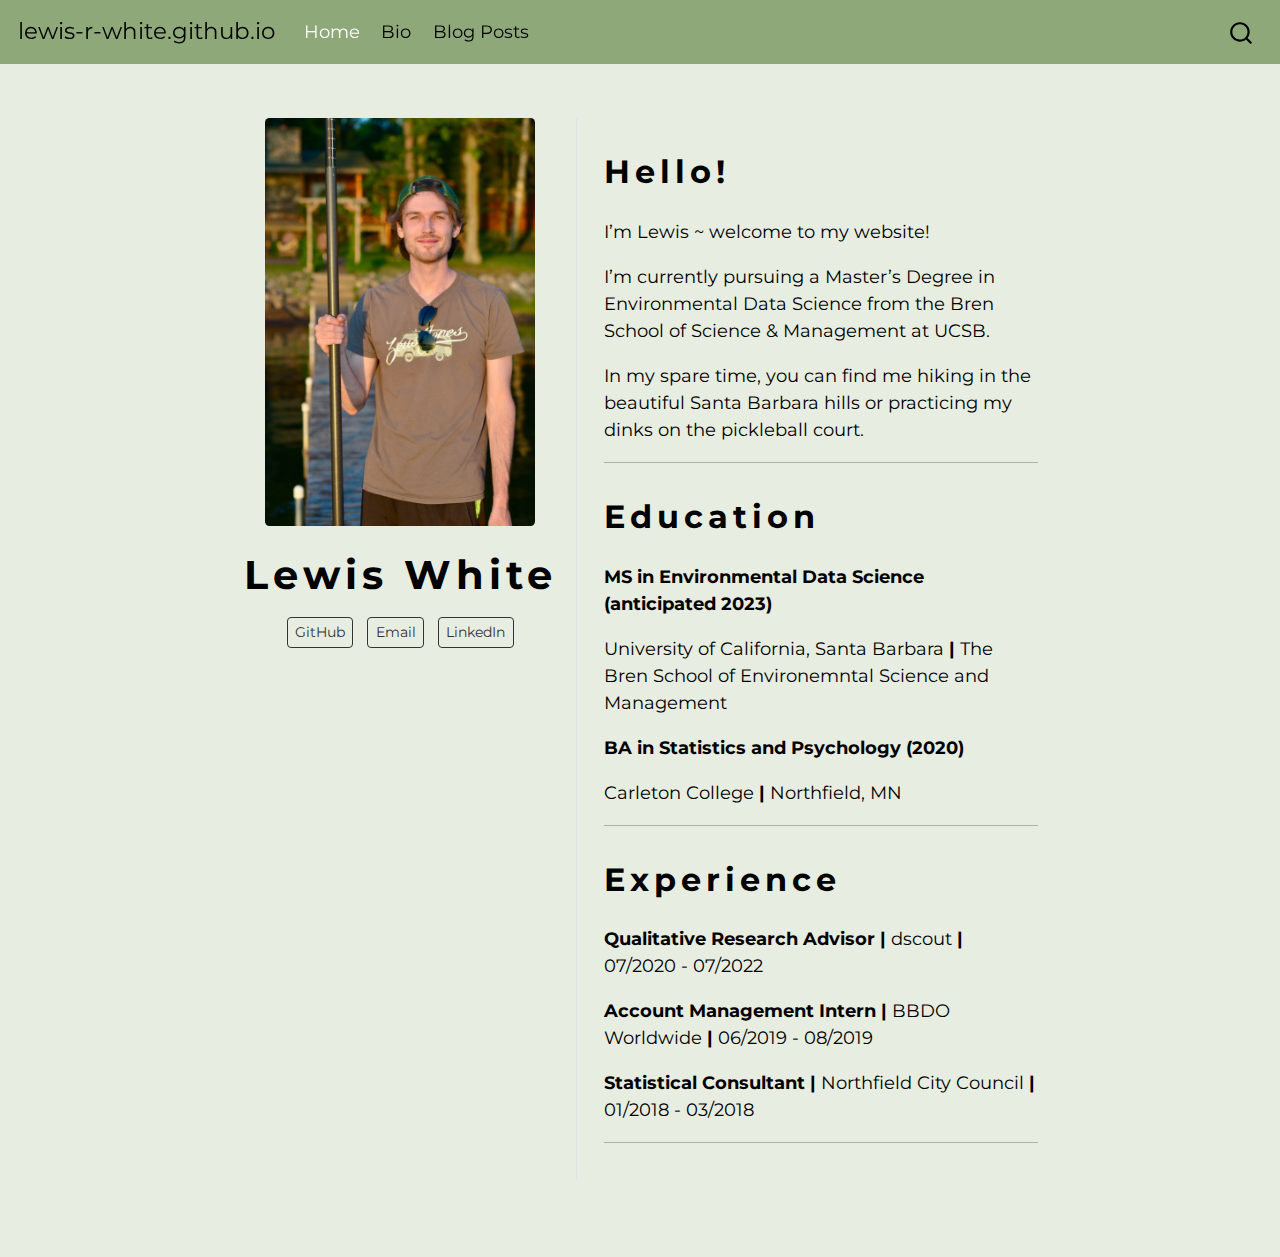
<file: index.html>
<!DOCTYPE html>
<html xmlns="http://www.w3.org/1999/xhtml" lang="en" xml:lang="en"><head>

<meta charset="utf-8">
<meta name="generator" content="quarto-1.0.36">

<meta name="viewport" content="width=device-width, initial-scale=1.0, user-scalable=yes">


<title>lewis-r-white.github.io - Lewis White</title>
<style>
code{white-space: pre-wrap;}
span.smallcaps{font-variant: small-caps;}
span.underline{text-decoration: underline;}
div.column{display: inline-block; vertical-align: top; width: 50%;}
div.hanging-indent{margin-left: 1.5em; text-indent: -1.5em;}
ul.task-list{list-style: none;}
</style>


<script src="site_libs/quarto-nav/quarto-nav.js"></script>
<script src="site_libs/quarto-nav/headroom.min.js"></script>
<script src="site_libs/clipboard/clipboard.min.js"></script>
<script src="site_libs/quarto-search/autocomplete.umd.js"></script>
<script src="site_libs/quarto-search/fuse.min.js"></script>
<script src="site_libs/quarto-search/quarto-search.js"></script>
<meta name="quarto:offset" content="./">
<script src="site_libs/quarto-html/quarto.js"></script>
<script src="site_libs/quarto-html/popper.min.js"></script>
<script src="site_libs/quarto-html/tippy.umd.min.js"></script>
<link href="site_libs/quarto-html/tippy.css" rel="stylesheet">
<link href="site_libs/quarto-html/quarto-syntax-highlighting.css" rel="stylesheet" id="quarto-text-highlighting-styles">
<script src="site_libs/bootstrap/bootstrap.min.js"></script>
<link href="site_libs/bootstrap/bootstrap-icons.css" rel="stylesheet">
<link href="site_libs/bootstrap/bootstrap.min.css" rel="stylesheet" id="quarto-bootstrap" data-mode="light">
<script id="quarto-search-options" type="application/json">{
  "location": "navbar",
  "copy-button": false,
  "collapse-after": 3,
  "panel-placement": "end",
  "type": "overlay",
  "limit": 20,
  "language": {
    "search-no-results-text": "No results",
    "search-matching-documents-text": "matching documents",
    "search-copy-link-title": "Copy link to search",
    "search-hide-matches-text": "Hide additional matches",
    "search-more-match-text": "more match in this document",
    "search-more-matches-text": "more matches in this document",
    "search-clear-button-title": "Clear",
    "search-detached-cancel-button-title": "Cancel",
    "search-submit-button-title": "Submit"
  }
}</script>


</head>

<body class="nav-fixed fullcontent">

<div id="quarto-search-results"></div>
  <header id="quarto-header" class="headroom fixed-top">
    <nav class="navbar navbar-expand-lg navbar-dark ">
      <div class="navbar-container container-fluid">
      <a class="navbar-brand" href="./index.html">
    <span class="navbar-title">lewis-r-white.github.io</span>
  </a>
          <button class="navbar-toggler" type="button" data-bs-toggle="collapse" data-bs-target="#navbarCollapse" aria-controls="navbarCollapse" aria-expanded="false" aria-label="Toggle navigation" onclick="if (window.quartoToggleHeadroom) { window.quartoToggleHeadroom(); }">
  <span class="navbar-toggler-icon"></span>
</button>
          <div class="collapse navbar-collapse" id="navbarCollapse">
            <ul class="navbar-nav navbar-nav-scroll me-auto">
  <li class="nav-item">
    <a class="nav-link active" href="./index.html" aria-current="page">Home</a>
  </li>  
  <li class="nav-item">
    <a class="nav-link" href="./about.html">Bio</a>
  </li>  
  <li class="nav-item">
    <a class="nav-link" href="./posts.html">Blog Posts</a>
  </li>  
</ul>
              <div id="quarto-search" class="" title="Search"></div>
          </div> <!-- /navcollapse -->
      </div> <!-- /container-fluid -->
    </nav>
</header>
<!-- content -->
<div id="quarto-content" class="quarto-container page-columns page-rows-contents page-layout-article page-navbar">
<!-- sidebar -->
<!-- margin-sidebar -->
    
<!-- main -->
<div class="quarto-about-trestles">
  <div class="about-entity">
    <img src="headshot2.JPEG" class="about-image
  rounded " style="width: 15em;">
<header id="title-block-header" class="quarto-title-block default">
<div class="quarto-title">
<h1 class="title">Lewis White</h1>
</div>
<div class="quarto-title-meta">
  </div>
</header>
    <div class="about-links">
  <a href="https://github.com/lewis-r-white" class="about-link">
     <span class="about-link-text">GitHub</span>
  </a>
  <a href="mailto:lewiswhite@ucsb.edu" class="about-link">
     <span class="about-link-text">Email</span>
  </a>
  <a href="https://www.linkedin.com/in/lewis-white-382269146/" class="about-link">
     <span class="about-link-text">LinkedIn</span>
  </a>
</div>
  </div>
  <div class="about-contents"><main class="content" id="quarto-document-content">
<section id="hello" class="level2">
<h2 data-anchor-id="hello">Hello!</h2>
<p>I’m Lewis ~ welcome to my website!</p>
<p>I’m currently pursuing a Master’s Degree in Environmental Data Science from the Bren School of Science &amp; Management at UCSB.</p>
<p>In my spare time, you can find me hiking in the beautiful Santa Barbara hills or practicing my dinks on the pickleball court.</p>
<hr>
</section>
<section id="education" class="level2">
<h2 data-anchor-id="education">Education</h2>
<p><strong>MS in Environmental Data Science (anticipated 2023)</strong></p>
<p>University of California, Santa Barbara <strong>|</strong> The Bren School of Environemntal Science and Management</p>
<p><strong>BA in Statistics and Psychology (2020)</strong></p>
<p>Carleton College <strong>|</strong> Northfield, MN</p>
<hr>
</section>
<section id="experience" class="level2">
<h2 data-anchor-id="experience">Experience</h2>
<p><strong>Qualitative Research Advisor |</strong> dscout <strong>|</strong> 07/2020 - 07/2022</p>
<p><strong>Account Management Intern |</strong> BBDO Worldwide <strong>|</strong> 06/2019 - 08/2019</p>
<p><strong>Statistical Consultant |</strong> Northfield City Council <strong>|</strong> 01/2018 - 03/2018</p>
<hr>


</section>
</main></div>
</div>
 <!-- /main -->
<script id="quarto-html-after-body" type="application/javascript">
window.document.addEventListener("DOMContentLoaded", function (event) {
  const toggleBodyColorMode = (bsSheetEl) => {
    const mode = bsSheetEl.getAttribute("data-mode");
    const bodyEl = window.document.querySelector("body");
    if (mode === "dark") {
      bodyEl.classList.add("quarto-dark");
      bodyEl.classList.remove("quarto-light");
    } else {
      bodyEl.classList.add("quarto-light");
      bodyEl.classList.remove("quarto-dark");
    }
  }
  const toggleBodyColorPrimary = () => {
    const bsSheetEl = window.document.querySelector("link#quarto-bootstrap");
    if (bsSheetEl) {
      toggleBodyColorMode(bsSheetEl);
    }
  }
  toggleBodyColorPrimary();  
  const clipboard = new window.ClipboardJS('.code-copy-button', {
    target: function(trigger) {
      return trigger.previousElementSibling;
    }
  });
  clipboard.on('success', function(e) {
    // button target
    const button = e.trigger;
    // don't keep focus
    button.blur();
    // flash "checked"
    button.classList.add('code-copy-button-checked');
    var currentTitle = button.getAttribute("title");
    button.setAttribute("title", "Copied!");
    setTimeout(function() {
      button.setAttribute("title", currentTitle);
      button.classList.remove('code-copy-button-checked');
    }, 1000);
    // clear code selection
    e.clearSelection();
  });
  function tippyHover(el, contentFn) {
    const config = {
      allowHTML: true,
      content: contentFn,
      maxWidth: 500,
      delay: 100,
      arrow: false,
      appendTo: function(el) {
          return el.parentElement;
      },
      interactive: true,
      interactiveBorder: 10,
      theme: 'quarto',
      placement: 'bottom-start'
    };
    window.tippy(el, config); 
  }
  const noterefs = window.document.querySelectorAll('a[role="doc-noteref"]');
  for (var i=0; i<noterefs.length; i++) {
    const ref = noterefs[i];
    tippyHover(ref, function() {
      let href = ref.getAttribute('href');
      try { href = new URL(href).hash; } catch {}
      const id = href.replace(/^#\/?/, "");
      const note = window.document.getElementById(id);
      return note.innerHTML;
    });
  }
  var bibliorefs = window.document.querySelectorAll('a[role="doc-biblioref"]');
  for (var i=0; i<bibliorefs.length; i++) {
    const ref = bibliorefs[i];
    const cites = ref.parentNode.getAttribute('data-cites').split(' ');
    tippyHover(ref, function() {
      var popup = window.document.createElement('div');
      cites.forEach(function(cite) {
        var citeDiv = window.document.createElement('div');
        citeDiv.classList.add('hanging-indent');
        citeDiv.classList.add('csl-entry');
        var biblioDiv = window.document.getElementById('ref-' + cite);
        if (biblioDiv) {
          citeDiv.innerHTML = biblioDiv.innerHTML;
        }
        popup.appendChild(citeDiv);
      });
      return popup.innerHTML;
    });
  }
});
</script>
</div> <!-- /content -->



</body></html>
</file>
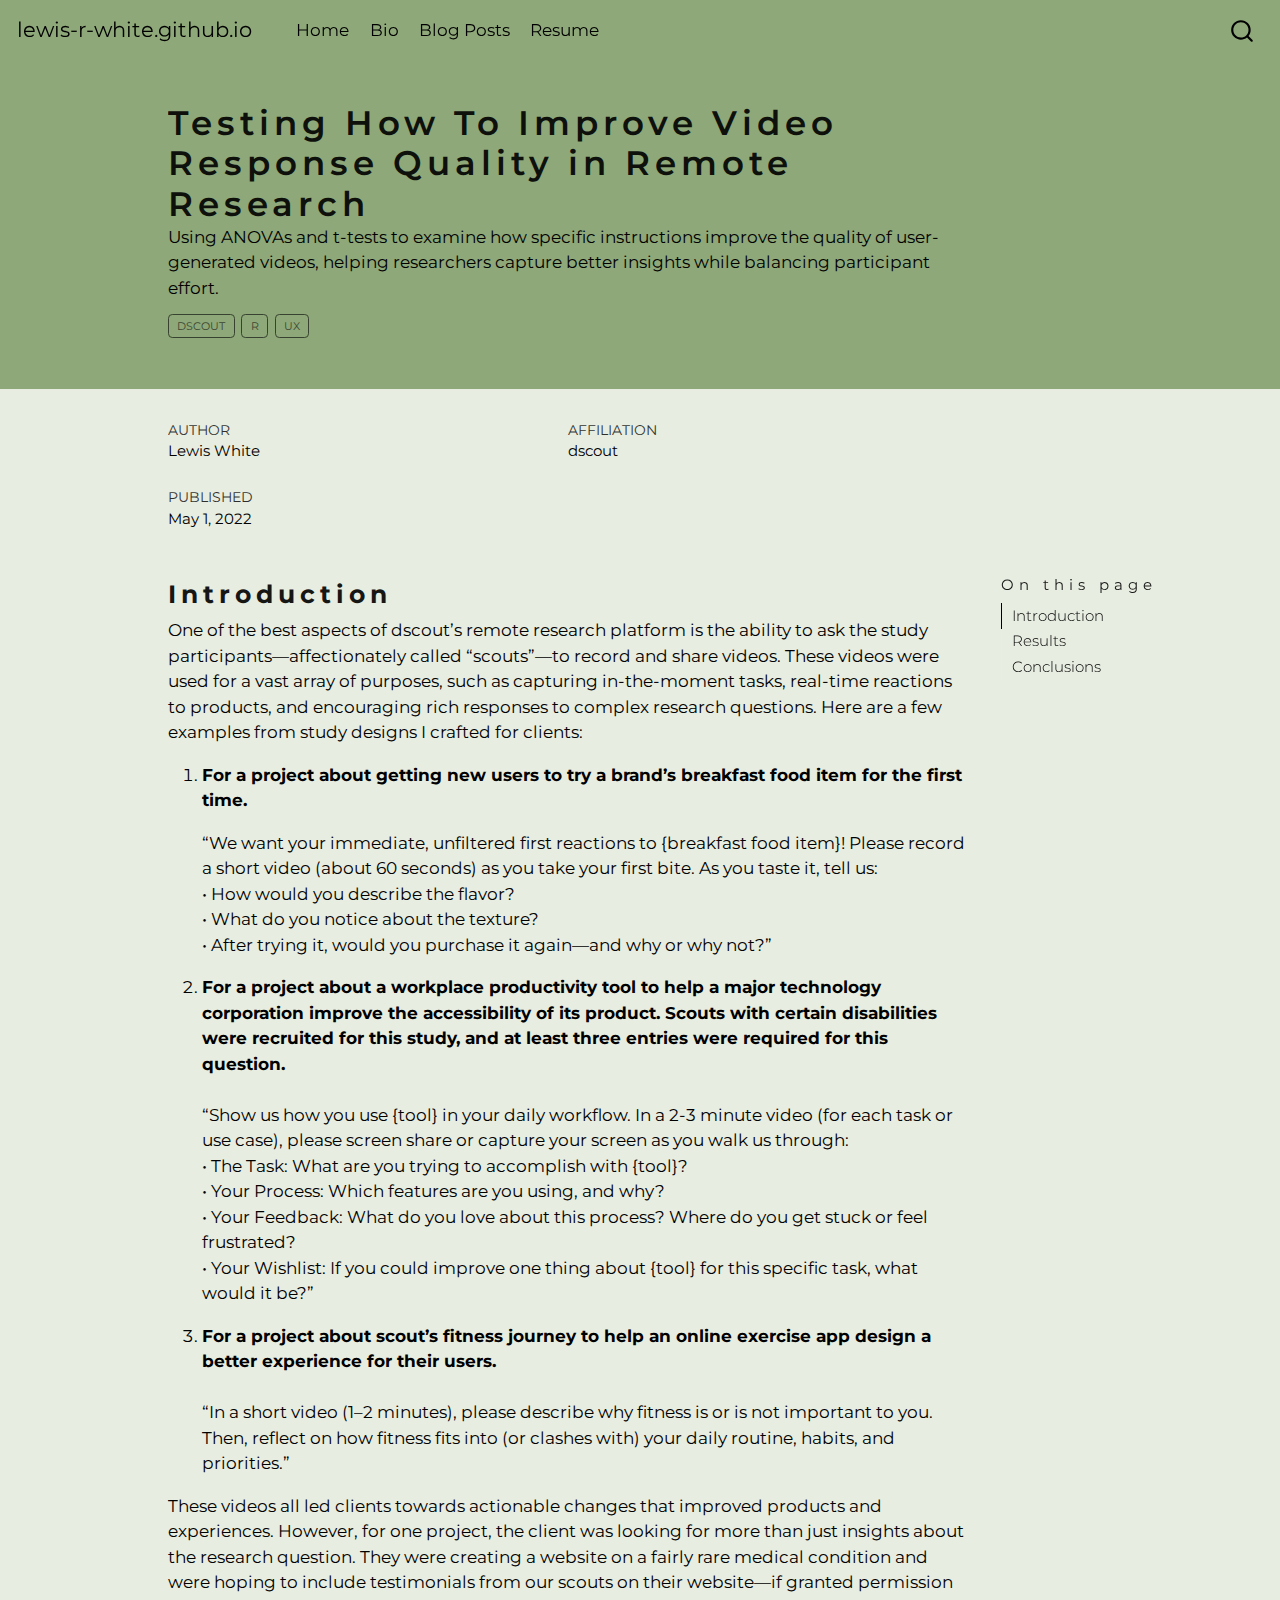
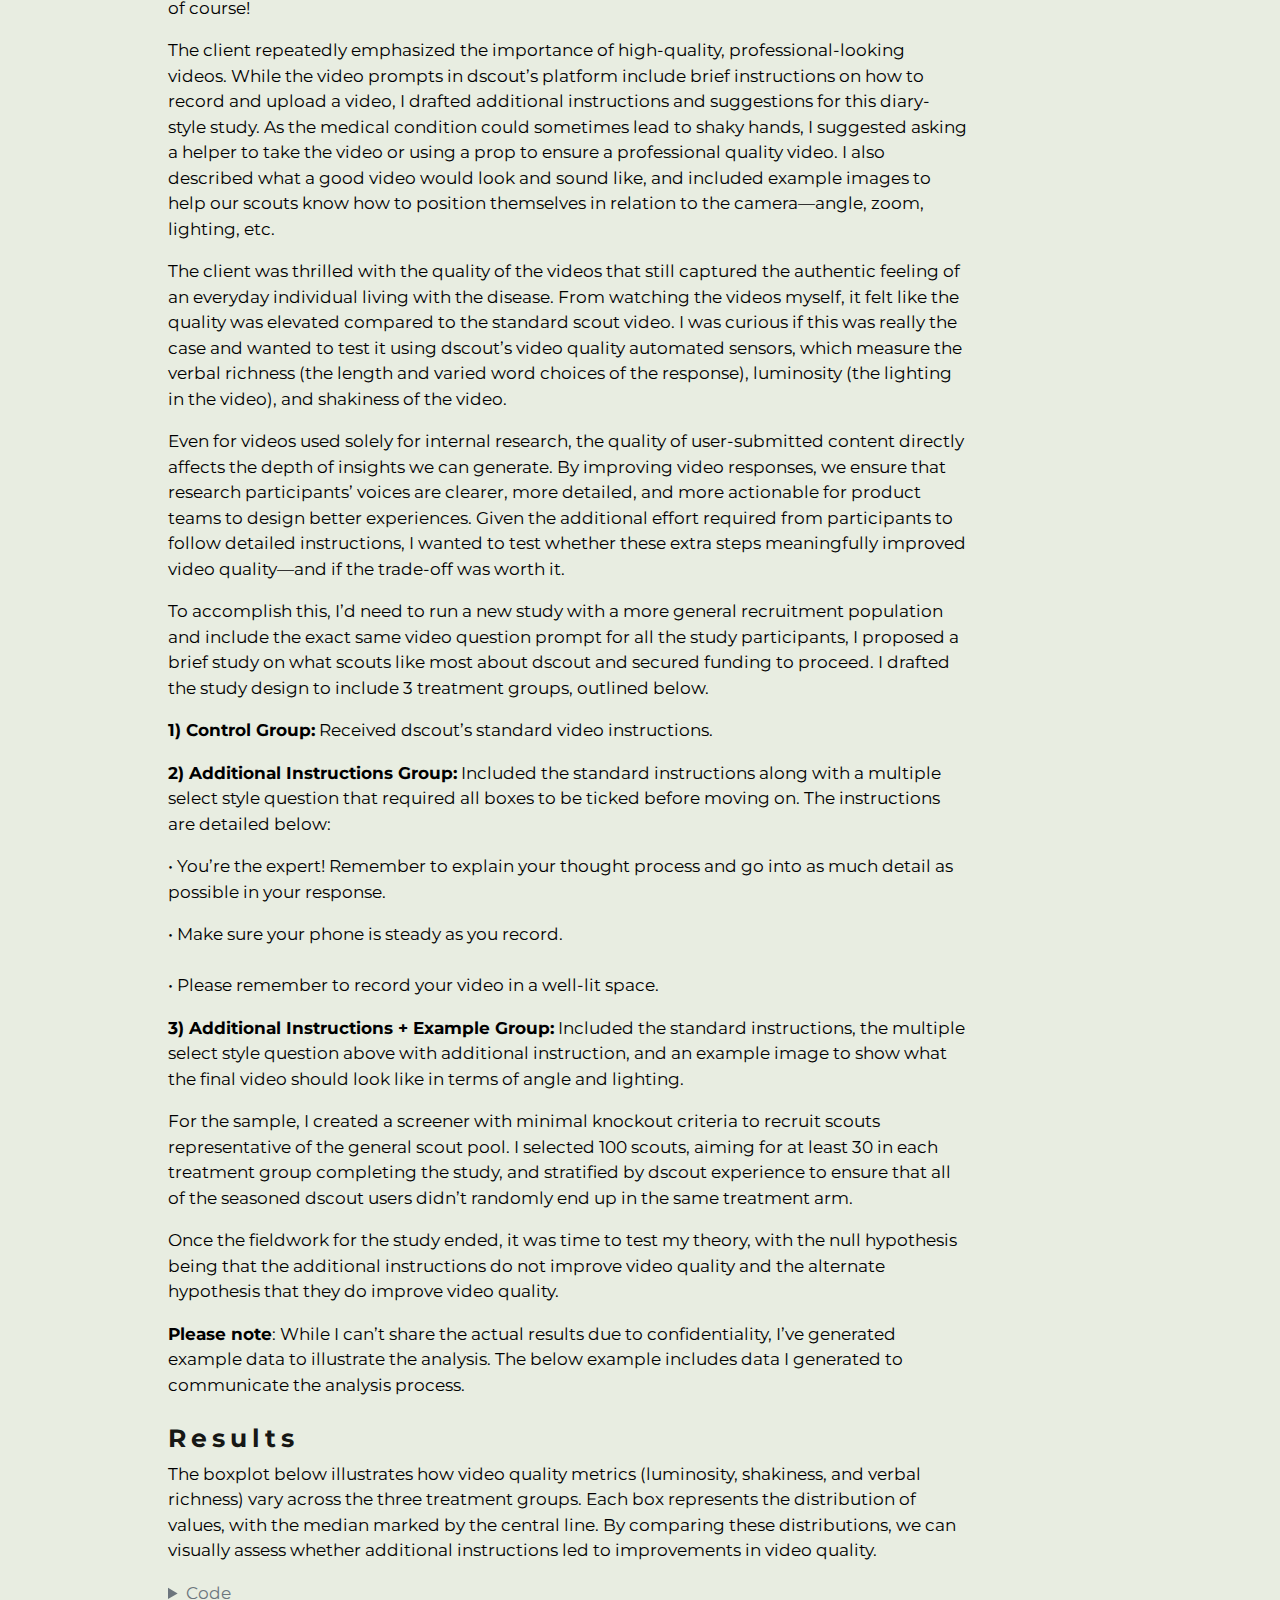
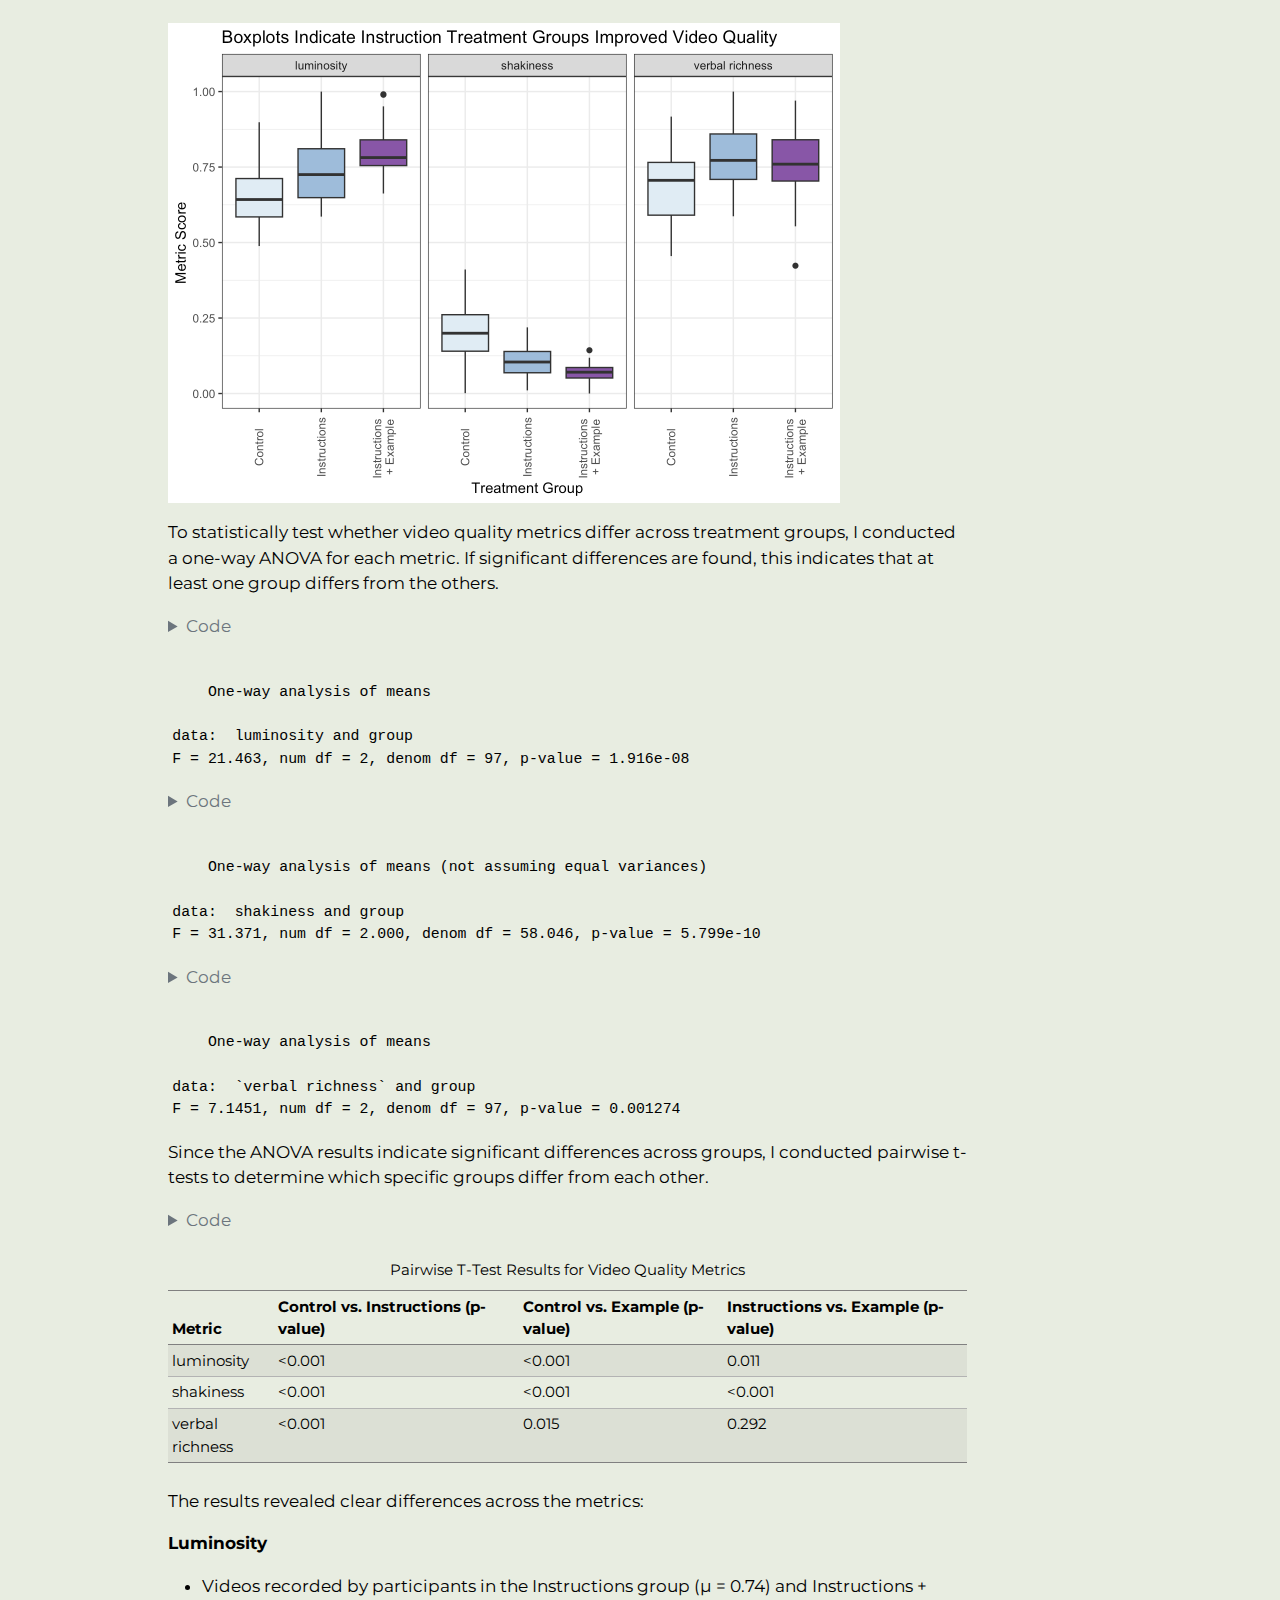
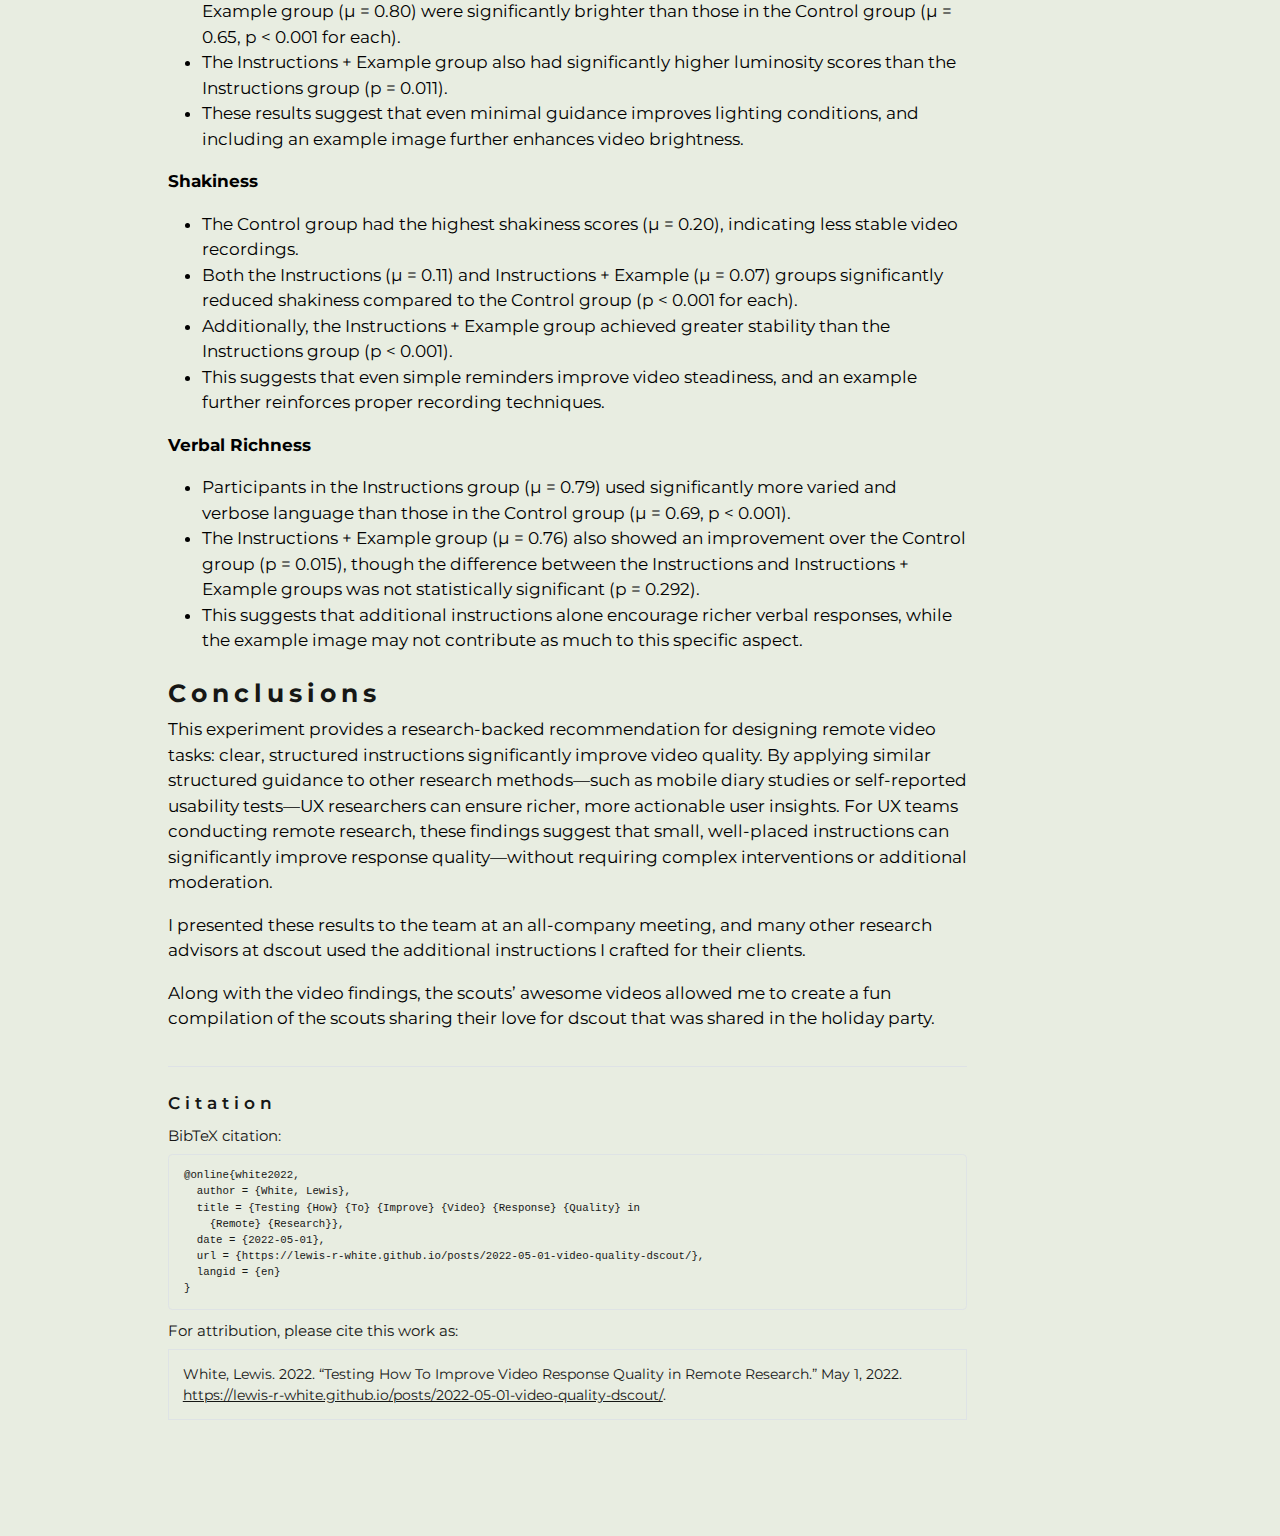
<file: docs/posts/2022-05-01-video-quality-dscout/index.html>
<!DOCTYPE html>
<html xmlns="http://www.w3.org/1999/xhtml" lang="en" xml:lang="en"><head>

<meta charset="utf-8">
<meta name="generator" content="quarto-1.3.450">

<meta name="viewport" content="width=device-width, initial-scale=1.0, user-scalable=yes">

<meta name="author" content="Lewis White">
<meta name="dcterms.date" content="2022-05-01">
<meta name="description" content="Using ANOVAs and t-tests to examine how specific instructions improve the quality of user-generated videos, helping researchers capture better insights while balancing participant effort.">

<title>lewis-r-white.github.io - Testing How To Improve Video Response Quality in Remote Research</title>
<style>
code{white-space: pre-wrap;}
span.smallcaps{font-variant: small-caps;}
div.columns{display: flex; gap: min(4vw, 1.5em);}
div.column{flex: auto; overflow-x: auto;}
div.hanging-indent{margin-left: 1.5em; text-indent: -1.5em;}
ul.task-list{list-style: none;}
ul.task-list li input[type="checkbox"] {
  width: 0.8em;
  margin: 0 0.8em 0.2em -1em; /* quarto-specific, see https://github.com/quarto-dev/quarto-cli/issues/4556 */ 
  vertical-align: middle;
}
/* CSS for syntax highlighting */
pre > code.sourceCode { white-space: pre; position: relative; }
pre > code.sourceCode > span { display: inline-block; line-height: 1.25; }
pre > code.sourceCode > span:empty { height: 1.2em; }
.sourceCode { overflow: visible; }
code.sourceCode > span { color: inherit; text-decoration: inherit; }
div.sourceCode { margin: 1em 0; }
pre.sourceCode { margin: 0; }
@media screen {
div.sourceCode { overflow: auto; }
}
@media print {
pre > code.sourceCode { white-space: pre-wrap; }
pre > code.sourceCode > span { text-indent: -5em; padding-left: 5em; }
}
pre.numberSource code
  { counter-reset: source-line 0; }
pre.numberSource code > span
  { position: relative; left: -4em; counter-increment: source-line; }
pre.numberSource code > span > a:first-child::before
  { content: counter(source-line);
    position: relative; left: -1em; text-align: right; vertical-align: baseline;
    border: none; display: inline-block;
    -webkit-touch-callout: none; -webkit-user-select: none;
    -khtml-user-select: none; -moz-user-select: none;
    -ms-user-select: none; user-select: none;
    padding: 0 4px; width: 4em;
  }
pre.numberSource { margin-left: 3em;  padding-left: 4px; }
div.sourceCode
  {   }
@media screen {
pre > code.sourceCode > span > a:first-child::before { text-decoration: underline; }
}
</style>


<script src="../../site_libs/quarto-nav/quarto-nav.js"></script>
<script src="../../site_libs/quarto-nav/headroom.min.js"></script>
<script src="../../site_libs/clipboard/clipboard.min.js"></script>
<script src="../../site_libs/quarto-search/autocomplete.umd.js"></script>
<script src="../../site_libs/quarto-search/fuse.min.js"></script>
<script src="../../site_libs/quarto-search/quarto-search.js"></script>
<meta name="quarto:offset" content="../../">
<script src="../../site_libs/quarto-html/quarto.js"></script>
<script src="../../site_libs/quarto-html/popper.min.js"></script>
<script src="../../site_libs/quarto-html/tippy.umd.min.js"></script>
<script src="../../site_libs/quarto-html/anchor.min.js"></script>
<link href="../../site_libs/quarto-html/tippy.css" rel="stylesheet">
<link href="../../site_libs/quarto-html/quarto-syntax-highlighting.css" rel="stylesheet" id="quarto-text-highlighting-styles">
<script src="../../site_libs/bootstrap/bootstrap.min.js"></script>
<link href="../../site_libs/bootstrap/bootstrap-icons.css" rel="stylesheet">
<link href="../../site_libs/bootstrap/bootstrap.min.css" rel="stylesheet" id="quarto-bootstrap" data-mode="light">
<script id="quarto-search-options" type="application/json">{
  "location": "navbar",
  "copy-button": false,
  "collapse-after": 3,
  "panel-placement": "end",
  "type": "overlay",
  "limit": 20,
  "language": {
    "search-no-results-text": "No results",
    "search-matching-documents-text": "matching documents",
    "search-copy-link-title": "Copy link to search",
    "search-hide-matches-text": "Hide additional matches",
    "search-more-match-text": "more match in this document",
    "search-more-matches-text": "more matches in this document",
    "search-clear-button-title": "Clear",
    "search-detached-cancel-button-title": "Cancel",
    "search-submit-button-title": "Submit",
    "search-label": "Search"
  }
}</script>


</head>

<body class="nav-fixed">

<div id="quarto-search-results"></div>
  <header id="quarto-header" class="headroom fixed-top">
    <nav class="navbar navbar-expand-lg navbar-dark ">
      <div class="navbar-container container-fluid">
      <div class="navbar-brand-container">
    <a class="navbar-brand" href="../../index.html">
    <span class="navbar-title">lewis-r-white.github.io</span>
    </a>
  </div>
            <div id="quarto-search" class="" title="Search"></div>
          <button class="navbar-toggler" type="button" data-bs-toggle="collapse" data-bs-target="#navbarCollapse" aria-controls="navbarCollapse" aria-expanded="false" aria-label="Toggle navigation" onclick="if (window.quartoToggleHeadroom) { window.quartoToggleHeadroom(); }">
  <span class="navbar-toggler-icon"></span>
</button>
          <div class="collapse navbar-collapse" id="navbarCollapse">
            <ul class="navbar-nav navbar-nav-scroll me-auto">
  <li class="nav-item">
    <a class="nav-link" href="../../index.html" rel="" target="">
 <span class="menu-text">Home</span></a>
  </li>  
  <li class="nav-item">
    <a class="nav-link" href="../../about.html" rel="" target="">
 <span class="menu-text">Bio</span></a>
  </li>  
  <li class="nav-item">
    <a class="nav-link" href="../../Posts.html" rel="" target="">
 <span class="menu-text">Blog Posts</span></a>
  </li>  
  <li class="nav-item">
    <a class="nav-link" href="../../lewis_white_resume.pdf" rel="" target="">
 <span class="menu-text">Resume</span></a>
  </li>  
</ul>
            <div class="quarto-navbar-tools ms-auto">
</div>
          </div> <!-- /navcollapse -->
      </div> <!-- /container-fluid -->
    </nav>
</header>
<!-- content -->
<header id="title-block-header" class="quarto-title-block default page-columns page-full">
  <div class="quarto-title-banner page-columns page-full">
    <div class="quarto-title column-body">
      <h1 class="title">Testing How To Improve Video Response Quality in Remote Research</h1>
                  <div>
        <div class="description">
          Using ANOVAs and t-tests to examine how specific instructions improve the quality of user-generated videos, helping researchers capture better insights while balancing participant effort.
        </div>
      </div>
                          <div class="quarto-categories">
                <div class="quarto-category">dscout</div>
                <div class="quarto-category">R</div>
                <div class="quarto-category">UX</div>
              </div>
                  </div>
  </div>
    
  <div class="quarto-title-meta-author">
    <div class="quarto-title-meta-heading">Author</div>
    <div class="quarto-title-meta-heading">Affiliation</div>
    
      <div class="quarto-title-meta-contents">
      <p class="author"><a href="https://lewis-r-white.github.io/">Lewis White</a> </p>
    </div>
      <div class="quarto-title-meta-contents">
          <p class="affiliation">
              dscout
            </p>
        </div>
      </div>

  <div class="quarto-title-meta">

        
      <div>
      <div class="quarto-title-meta-heading">Published</div>
      <div class="quarto-title-meta-contents">
        <p class="date">May 1, 2022</p>
      </div>
    </div>
    
      
    </div>
    
  
  </header><div id="quarto-content" class="quarto-container page-columns page-rows-contents page-layout-article page-navbar">
<!-- sidebar -->
<!-- margin-sidebar -->
    <div id="quarto-margin-sidebar" class="sidebar margin-sidebar">
        <nav id="TOC" role="doc-toc" class="toc-active">
    <h2 id="toc-title">On this page</h2>
   
  <ul>
  <li><a href="#introduction" id="toc-introduction" class="nav-link active" data-scroll-target="#introduction">Introduction</a></li>
  <li><a href="#results" id="toc-results" class="nav-link" data-scroll-target="#results">Results</a></li>
  <li><a href="#conclusions" id="toc-conclusions" class="nav-link" data-scroll-target="#conclusions">Conclusions</a></li>
  </ul>
</nav>
    </div>
<!-- main -->
<main class="content quarto-banner-title-block" id="quarto-document-content">




<section id="introduction" class="level3">
<h3 class="anchored" data-anchor-id="introduction">Introduction</h3>
<p>One of the best aspects of dscout’s remote research platform is the ability to ask the study participants—affectionately called “scouts”—to record and share videos. These videos were used for a vast array of purposes, such as capturing in-the-moment tasks, real-time reactions to products, and encouraging rich responses to complex research questions. Here are a few examples from study designs I crafted for clients:</p>
<ol type="1">
<li><p><strong>For a project about getting new users to try a brand’s breakfast food item for the first time.</strong></p>
<p>“We want your immediate, unfiltered first reactions to {breakfast food item}! Please record a short video (about 60 seconds) as you take your first bite. As you taste it, tell us:<br>
• How would you describe the flavor?<br>
• What do you notice about the texture?<br>
• After trying it, would you purchase it again—and why or why not?”<br>
</p></li>
<li><p><strong>For a project about a workplace productivity tool to help a major technology corporation improve the accessibility of its product. Scouts with certain disabilities were recruited for this study, and at least three entries were required for this question.</strong><br>
<br>
“Show us how you use {tool} in your daily workflow. In a 2-3 minute video (for each task or use case), please screen share or capture your screen as you walk us through:<br>
• The Task: What are you trying to accomplish with {tool}?<br>
• Your Process: Which features are you using, and why?<br>
• Your Feedback: What do you love about this process? Where do you get stuck or feel frustrated?<br>
• Your Wishlist: If you could improve one thing about {tool} for this specific task, what would it be?”</p></li>
<li><p><strong>For a project about scout’s fitness journey to help an online exercise app design a better experience for their users.<br>
</strong><br>
“In a short video (1–2 minutes), please describe why fitness is or is not important to you. Then, reflect on how fitness fits into (or clashes with) your daily routine, habits, and priorities.”</p></li>
</ol>
<p>These videos all led clients towards actionable changes that improved products and experiences. However, for one project, the client was looking for more than just insights about the research question. They were creating a website on a fairly rare medical condition and were hoping to include testimonials from our scouts on their website—if granted permission of course!</p>
<p>The client repeatedly emphasized the importance of high-quality, professional-looking videos. While the video prompts in dscout’s platform include brief instructions on how to record and upload a video, I drafted additional instructions and suggestions for this diary-style study. As the medical condition could sometimes lead to shaky hands, I suggested asking a helper to take the video or using a prop to ensure a professional quality video. I also described what a good video would look and sound like, and included example images to help our scouts know how to position themselves in relation to the camera—angle, zoom, lighting, etc.</p>
<p>The client was thrilled with the quality of the videos that still captured the authentic feeling of an everyday individual living with the disease. From watching the videos myself, it felt like the quality was elevated compared to the standard scout video. I was curious if this was really the case and wanted to test it using dscout’s video quality automated sensors, which measure the verbal richness (the length and varied word choices of the response), luminosity (the lighting in the video), and shakiness of the video.</p>
<p>Even for videos used solely for internal research, the quality of user-submitted content directly affects the depth of insights we can generate. By improving video responses, we ensure that research participants’ voices are clearer, more detailed, and more actionable for product teams to design better experiences. Given the additional effort required from participants to follow detailed instructions, I wanted to test whether these extra steps meaningfully improved video quality—and if the trade-off was worth it.</p>
<p>To accomplish this, I’d need to run a new study with a more general recruitment population and include the exact same video question prompt for all the study participants, I proposed a brief study on what scouts like most about dscout and secured funding to proceed. I drafted the study design to include 3 treatment groups, outlined below.</p>
<p><strong>1) Control Group:</strong> Received dscout’s standard video instructions.</p>
<p><strong>2) Additional Instructions Group:</strong> Included the standard instructions along with a multiple select style question that required all boxes to be ticked before moving on. The instructions are detailed below:</p>
<p>•&nbsp;You’re the expert! Remember to explain your thought process and go into as much detail as possible in your response.</p>
<p>•&nbsp;Make sure your phone is steady as you record.<br>
<br>
•&nbsp;Please remember to record your video in a well-lit space.</p>
<p><strong>3) Additional Instructions + Example Group:</strong> Included the standard instructions, the multiple select style question above with additional instruction, and an example image to show what the final video should look like in terms of angle and lighting.</p>
<p>For the sample, I created a screener with minimal knockout criteria to recruit scouts representative of the general scout pool. I selected 100 scouts, aiming for at least 30 in each treatment group completing the study, and stratified by dscout experience to ensure that all of the seasoned dscout users didn’t randomly end up in the same treatment arm.</p>
<p>Once the fieldwork for the study ended, it was time to test my theory, with the null hypothesis being that the additional instructions do not improve video quality and the alternate hypothesis that they do improve video quality.</p>
<p><strong>Please note</strong>: While I can’t share the actual results due to confidentiality, I’ve generated example data to illustrate the analysis. The below example includes data I generated to communicate the analysis process.</p>
</section>
<section id="results" class="level3">
<h3 class="anchored" data-anchor-id="results">Results</h3>
<p>The boxplot below illustrates how video quality metrics (luminosity, shakiness, and verbal richness) vary across the three treatment groups. Each box represents the distribution of values, with the median marked by the central line. By comparing these distributions, we can visually assess whether additional instructions led to improvements in video quality.</p>
<div class="cell">
<details>
<summary>Code</summary>
<div class="sourceCode cell-code" id="cb1"><pre class="sourceCode r code-with-copy"><code class="sourceCode r"><span id="cb1-1"><a href="#cb1-1" aria-hidden="true" tabindex="-1"></a>video_qual_df <span class="sc">%&gt;%</span></span>
<span id="cb1-2"><a href="#cb1-2" aria-hidden="true" tabindex="-1"></a>  <span class="fu">pivot_longer</span>(<span class="at">cols =</span> <span class="fu">c</span>(luminosity, shakiness, <span class="st">"verbal richness"</span>), <span class="at">names_to =</span> <span class="st">"metric"</span>) <span class="sc">%&gt;%</span></span>
<span id="cb1-3"><a href="#cb1-3" aria-hidden="true" tabindex="-1"></a>  <span class="fu">ggplot</span>(<span class="fu">aes</span>(<span class="at">x =</span> group, <span class="at">y =</span> value, <span class="at">fill =</span> group)) <span class="sc">+</span> </span>
<span id="cb1-4"><a href="#cb1-4" aria-hidden="true" tabindex="-1"></a>  <span class="fu">geom_boxplot</span>() <span class="sc">+</span></span>
<span id="cb1-5"><a href="#cb1-5" aria-hidden="true" tabindex="-1"></a>  <span class="fu">facet_wrap</span>(<span class="sc">~</span>metric) <span class="sc">+</span></span>
<span id="cb1-6"><a href="#cb1-6" aria-hidden="true" tabindex="-1"></a>  <span class="fu">theme_bw</span>() <span class="sc">+</span></span>
<span id="cb1-7"><a href="#cb1-7" aria-hidden="true" tabindex="-1"></a>  <span class="fu">labs</span>(<span class="at">x =</span> <span class="st">"Treatment Group"</span>, <span class="at">y =</span> <span class="st">"Metric Score"</span>, <span class="at">title =</span> <span class="st">"Boxplots Indicate Instruction Treatment Groups Improved Video Quality"</span>) <span class="sc">+</span></span>
<span id="cb1-8"><a href="#cb1-8" aria-hidden="true" tabindex="-1"></a>  <span class="fu">scale_x_discrete</span>(<span class="at">labels =</span> <span class="fu">c</span>(</span>
<span id="cb1-9"><a href="#cb1-9" aria-hidden="true" tabindex="-1"></a>    <span class="st">"control"</span> <span class="ot">=</span> <span class="st">"Control"</span>, </span>
<span id="cb1-10"><a href="#cb1-10" aria-hidden="true" tabindex="-1"></a>    <span class="st">"instructions"</span> <span class="ot">=</span> <span class="st">"Instructions"</span>, </span>
<span id="cb1-11"><a href="#cb1-11" aria-hidden="true" tabindex="-1"></a>    <span class="st">"instructions + example"</span> <span class="ot">=</span> <span class="st">"Instructions </span><span class="sc">\n</span><span class="st">+ Example"</span></span>
<span id="cb1-12"><a href="#cb1-12" aria-hidden="true" tabindex="-1"></a>  )) <span class="sc">+</span></span>
<span id="cb1-13"><a href="#cb1-13" aria-hidden="true" tabindex="-1"></a>  <span class="fu">theme</span>(<span class="at">legend.position =</span> <span class="st">"none"</span>)  <span class="sc">+</span></span>
<span id="cb1-14"><a href="#cb1-14" aria-hidden="true" tabindex="-1"></a>  <span class="fu">scale_fill_brewer</span>(<span class="at">palette=</span><span class="st">"BuPu"</span>) <span class="sc">+</span></span>
<span id="cb1-15"><a href="#cb1-15" aria-hidden="true" tabindex="-1"></a>  <span class="fu">theme</span>(<span class="at">axis.text.x =</span> <span class="fu">element_text</span>(<span class="at">angle =</span> <span class="dv">90</span>, <span class="at">hjust =</span> <span class="fl">0.5</span>, <span class="at">vjust =</span> <span class="fl">0.5</span>))</span></code><button title="Copy to Clipboard" class="code-copy-button"><i class="bi"></i></button></pre></div>
</details>
<div class="cell-output-display">
<p><img src="index_files/figure-html/unnamed-chunk-2-1.png" class="img-fluid" width="672"></p>
</div>
</div>
<p>To statistically test whether video quality metrics differ across treatment groups, I conducted a one-way ANOVA for each metric. If significant differences are found, this indicates that at least one group differs from the others.</p>
<div class="cell">
<details>
<summary>Code</summary>
<div class="sourceCode cell-code" id="cb2"><pre class="sourceCode r code-with-copy"><code class="sourceCode r"><span id="cb2-1"><a href="#cb2-1" aria-hidden="true" tabindex="-1"></a><span class="co"># Run ANOVA for each metric</span></span>
<span id="cb2-2"><a href="#cb2-2" aria-hidden="true" tabindex="-1"></a></span>
<span id="cb2-3"><a href="#cb2-3" aria-hidden="true" tabindex="-1"></a><span class="co"># luminosity </span></span>
<span id="cb2-4"><a href="#cb2-4" aria-hidden="true" tabindex="-1"></a>anova_luminosity <span class="ot">&lt;-</span> <span class="fu">oneway.test</span>(luminosity <span class="sc">~</span> group, <span class="at">data =</span> video_qual_df, <span class="at">var.equal =</span> <span class="cn">TRUE</span>)</span>
<span id="cb2-5"><a href="#cb2-5" aria-hidden="true" tabindex="-1"></a><span class="fu">print</span>(anova_luminosity)</span></code><button title="Copy to Clipboard" class="code-copy-button"><i class="bi"></i></button></pre></div>
</details>
<div class="cell-output cell-output-stdout">
<pre><code>
    One-way analysis of means

data:  luminosity and group
F = 21.463, num df = 2, denom df = 97, p-value = 1.916e-08</code></pre>
</div>
<details>
<summary>Code</summary>
<div class="sourceCode cell-code" id="cb4"><pre class="sourceCode r code-with-copy"><code class="sourceCode r"><span id="cb4-1"><a href="#cb4-1" aria-hidden="true" tabindex="-1"></a><span class="co"># shakiness</span></span>
<span id="cb4-2"><a href="#cb4-2" aria-hidden="true" tabindex="-1"></a>anova_shakiness <span class="ot">&lt;-</span> <span class="fu">oneway.test</span>(shakiness <span class="sc">~</span> group, <span class="at">data =</span> video_qual_df, <span class="at">var.equal =</span> <span class="cn">FALSE</span>)  <span class="co"># Welch’s ANOVA because unequal variance</span></span>
<span id="cb4-3"><a href="#cb4-3" aria-hidden="true" tabindex="-1"></a><span class="fu">print</span>(anova_shakiness)</span></code><button title="Copy to Clipboard" class="code-copy-button"><i class="bi"></i></button></pre></div>
</details>
<div class="cell-output cell-output-stdout">
<pre><code>
    One-way analysis of means (not assuming equal variances)

data:  shakiness and group
F = 31.371, num df = 2.000, denom df = 58.046, p-value = 5.799e-10</code></pre>
</div>
<details>
<summary>Code</summary>
<div class="sourceCode cell-code" id="cb6"><pre class="sourceCode r code-with-copy"><code class="sourceCode r"><span id="cb6-1"><a href="#cb6-1" aria-hidden="true" tabindex="-1"></a><span class="co"># Verbal richness</span></span>
<span id="cb6-2"><a href="#cb6-2" aria-hidden="true" tabindex="-1"></a>anova_verbal <span class="ot">&lt;-</span> <span class="fu">oneway.test</span>(<span class="st">`</span><span class="at">verbal richness</span><span class="st">`</span> <span class="sc">~</span> group, <span class="at">data =</span> video_qual_df, <span class="at">var.equal =</span> <span class="cn">TRUE</span>)</span>
<span id="cb6-3"><a href="#cb6-3" aria-hidden="true" tabindex="-1"></a><span class="fu">print</span>(anova_verbal)</span></code><button title="Copy to Clipboard" class="code-copy-button"><i class="bi"></i></button></pre></div>
</details>
<div class="cell-output cell-output-stdout">
<pre><code>
    One-way analysis of means

data:  `verbal richness` and group
F = 7.1451, num df = 2, denom df = 97, p-value = 0.001274</code></pre>
</div>
</div>
<p>Since the ANOVA results indicate significant differences across groups, I conducted pairwise t-tests to determine which specific groups differ from each other.</p>
<div class="cell">
<details>
<summary>Code</summary>
<div class="sourceCode cell-code" id="cb8"><pre class="sourceCode r code-with-copy"><code class="sourceCode r"><span id="cb8-1"><a href="#cb8-1" aria-hidden="true" tabindex="-1"></a><span class="co"># Pairwise t-tests </span></span>
<span id="cb8-2"><a href="#cb8-2" aria-hidden="true" tabindex="-1"></a><span class="co"># Format pairwise test results, replacing p-values &lt;0.001 with "&lt;0.001"</span></span>
<span id="cb8-3"><a href="#cb8-3" aria-hidden="true" tabindex="-1"></a>pairwise_tests <span class="ot">&lt;-</span> video_qual_df <span class="sc">%&gt;%</span></span>
<span id="cb8-4"><a href="#cb8-4" aria-hidden="true" tabindex="-1"></a>  <span class="fu">pivot_longer</span>(<span class="at">cols =</span> <span class="fu">c</span>(luminosity, shakiness, <span class="st">`</span><span class="at">verbal richness</span><span class="st">`</span>), <span class="at">names_to =</span> <span class="st">"metric"</span>) <span class="sc">%&gt;%</span></span>
<span id="cb8-5"><a href="#cb8-5" aria-hidden="true" tabindex="-1"></a>  <span class="fu">group_by</span>(metric) <span class="sc">%&gt;%</span></span>
<span id="cb8-6"><a href="#cb8-6" aria-hidden="true" tabindex="-1"></a>  <span class="fu">summarise</span>(</span>
<span id="cb8-7"><a href="#cb8-7" aria-hidden="true" tabindex="-1"></a>    <span class="at">control_vs_instructions =</span> <span class="fu">if_else</span>(metric <span class="sc">==</span> <span class="st">"shakiness"</span>,</span>
<span id="cb8-8"><a href="#cb8-8" aria-hidden="true" tabindex="-1"></a>                                       <span class="fu">t.test</span>(value[group <span class="sc">==</span> <span class="st">"control"</span>], value[group <span class="sc">==</span> <span class="st">"instructions"</span>], <span class="at">var.equal =</span> <span class="cn">FALSE</span>)<span class="sc">$</span>p.value,</span>
<span id="cb8-9"><a href="#cb8-9" aria-hidden="true" tabindex="-1"></a>                                       <span class="fu">t.test</span>(value[group <span class="sc">==</span> <span class="st">"control"</span>], value[group <span class="sc">==</span> <span class="st">"instructions"</span>], <span class="at">var.equal =</span> <span class="cn">TRUE</span>)<span class="sc">$</span>p.value),</span>
<span id="cb8-10"><a href="#cb8-10" aria-hidden="true" tabindex="-1"></a>    <span class="at">control_vs_example =</span> <span class="fu">if_else</span>(metric <span class="sc">==</span> <span class="st">"shakiness"</span>,</span>
<span id="cb8-11"><a href="#cb8-11" aria-hidden="true" tabindex="-1"></a>                                 <span class="fu">t.test</span>(value[group <span class="sc">==</span> <span class="st">"control"</span>], value[group <span class="sc">==</span> <span class="st">"instructions + example"</span>], <span class="at">var.equal =</span> <span class="cn">FALSE</span>)<span class="sc">$</span>p.value,</span>
<span id="cb8-12"><a href="#cb8-12" aria-hidden="true" tabindex="-1"></a>                                 <span class="fu">t.test</span>(value[group <span class="sc">==</span> <span class="st">"control"</span>], value[group <span class="sc">==</span> <span class="st">"instructions + example"</span>], <span class="at">var.equal =</span> <span class="cn">TRUE</span>)<span class="sc">$</span>p.value),</span>
<span id="cb8-13"><a href="#cb8-13" aria-hidden="true" tabindex="-1"></a>    <span class="at">instructions_vs_example =</span> <span class="fu">if_else</span>(metric <span class="sc">==</span> <span class="st">"shakiness"</span>,</span>
<span id="cb8-14"><a href="#cb8-14" aria-hidden="true" tabindex="-1"></a>                                      <span class="fu">t.test</span>(value[group <span class="sc">==</span> <span class="st">"instructions"</span>], value[group <span class="sc">==</span> <span class="st">"instructions + example"</span>], <span class="at">var.equal =</span> <span class="cn">FALSE</span>)<span class="sc">$</span>p.value,</span>
<span id="cb8-15"><a href="#cb8-15" aria-hidden="true" tabindex="-1"></a>                                      <span class="fu">t.test</span>(value[group <span class="sc">==</span> <span class="st">"instructions"</span>], value[group <span class="sc">==</span> <span class="st">"instructions + example"</span>], <span class="at">var.equal =</span> <span class="cn">TRUE</span>)<span class="sc">$</span>p.value)</span>
<span id="cb8-16"><a href="#cb8-16" aria-hidden="true" tabindex="-1"></a>  ) <span class="sc">%&gt;%</span></span>
<span id="cb8-17"><a href="#cb8-17" aria-hidden="true" tabindex="-1"></a>  <span class="fu">distinct</span>() <span class="sc">%&gt;%</span></span>
<span id="cb8-18"><a href="#cb8-18" aria-hidden="true" tabindex="-1"></a>  <span class="fu">mutate</span>(<span class="fu">across</span>(<span class="fu">where</span>(is.numeric), <span class="sc">~</span> <span class="fu">ifelse</span>(. <span class="sc">&lt;</span> <span class="fl">0.001</span>, <span class="st">"&lt;0.001"</span>, <span class="fu">format</span>(<span class="fu">round</span>(., <span class="dv">3</span>), <span class="at">nsmall =</span> <span class="dv">3</span>))))  <span class="co"># Replace small values</span></span>
<span id="cb8-19"><a href="#cb8-19" aria-hidden="true" tabindex="-1"></a></span>
<span id="cb8-20"><a href="#cb8-20" aria-hidden="true" tabindex="-1"></a><span class="co"># Print formatted table with clearer column names</span></span>
<span id="cb8-21"><a href="#cb8-21" aria-hidden="true" tabindex="-1"></a>pairwise_tests <span class="sc">%&gt;%</span></span>
<span id="cb8-22"><a href="#cb8-22" aria-hidden="true" tabindex="-1"></a>  <span class="fu">kable</span>(</span>
<span id="cb8-23"><a href="#cb8-23" aria-hidden="true" tabindex="-1"></a>    <span class="at">col.names =</span> <span class="fu">c</span>(</span>
<span id="cb8-24"><a href="#cb8-24" aria-hidden="true" tabindex="-1"></a>      <span class="st">"Metric"</span>, </span>
<span id="cb8-25"><a href="#cb8-25" aria-hidden="true" tabindex="-1"></a>      <span class="st">"Control vs. Instructions (p-value)"</span>, </span>
<span id="cb8-26"><a href="#cb8-26" aria-hidden="true" tabindex="-1"></a>      <span class="st">"Control vs. Example (p-value)"</span>, </span>
<span id="cb8-27"><a href="#cb8-27" aria-hidden="true" tabindex="-1"></a>      <span class="st">"Instructions vs. Example (p-value)"</span></span>
<span id="cb8-28"><a href="#cb8-28" aria-hidden="true" tabindex="-1"></a>    ),</span>
<span id="cb8-29"><a href="#cb8-29" aria-hidden="true" tabindex="-1"></a>    <span class="at">caption =</span> <span class="st">"Pairwise T-Test Results for Video Quality Metrics"</span></span>
<span id="cb8-30"><a href="#cb8-30" aria-hidden="true" tabindex="-1"></a>  )</span></code><button title="Copy to Clipboard" class="code-copy-button"><i class="bi"></i></button></pre></div>
</details>
<div class="cell-output-display">
<table class="table table-sm table-striped small">
<caption>Pairwise T-Test Results for Video Quality Metrics</caption>
<colgroup>
<col style="width: 13%">
<col style="width: 30%">
<col style="width: 25%">
<col style="width: 30%">
</colgroup>
<thead>
<tr class="header">
<th style="text-align: left;">Metric</th>
<th style="text-align: left;">Control vs.&nbsp;Instructions (p-value)</th>
<th style="text-align: left;">Control vs.&nbsp;Example (p-value)</th>
<th style="text-align: left;">Instructions vs.&nbsp;Example (p-value)</th>
</tr>
</thead>
<tbody>
<tr class="odd">
<td style="text-align: left;">luminosity</td>
<td style="text-align: left;">&lt;0.001</td>
<td style="text-align: left;">&lt;0.001</td>
<td style="text-align: left;">0.011</td>
</tr>
<tr class="even">
<td style="text-align: left;">shakiness</td>
<td style="text-align: left;">&lt;0.001</td>
<td style="text-align: left;">&lt;0.001</td>
<td style="text-align: left;">&lt;0.001</td>
</tr>
<tr class="odd">
<td style="text-align: left;">verbal richness</td>
<td style="text-align: left;">&lt;0.001</td>
<td style="text-align: left;">0.015</td>
<td style="text-align: left;">0.292</td>
</tr>
</tbody>
</table>
</div>
</div>
<p>The results revealed clear differences across the metrics:</p>
<p><strong>Luminosity</strong></p>
<ul>
<li>Videos recorded by participants in the Instructions group (µ = 0.74) and Instructions + Example group (µ = 0.80) were significantly brighter than those in the Control group (µ = 0.65, p &lt; 0.001 for each).</li>
<li>The Instructions + Example group also had significantly higher luminosity scores than the Instructions group (p = 0.011).</li>
<li>These results suggest that even minimal guidance improves lighting conditions, and including an example image further enhances video brightness.</li>
</ul>
<p><strong>Shakiness</strong></p>
<ul>
<li>The Control group had the highest shakiness scores (µ = 0.20), indicating less stable video recordings.</li>
<li>Both the Instructions (µ = 0.11) and Instructions + Example (µ = 0.07) groups significantly reduced shakiness compared to the Control group (p &lt; 0.001 for each).</li>
<li>Additionally, the Instructions + Example group achieved greater stability than the Instructions group (p &lt; 0.001).</li>
<li>This suggests that even simple reminders improve video steadiness, and an example further reinforces proper recording techniques.</li>
</ul>
<p><strong>Verbal Richness</strong></p>
<ul>
<li>Participants in the Instructions group (µ = 0.79) used significantly more varied and verbose language than those in the Control group (µ = 0.69, p &lt; 0.001).</li>
<li>The Instructions + Example group (µ = 0.76) also showed an improvement over the Control group (p = 0.015), though the difference between the Instructions and Instructions + Example groups was not statistically significant (p = 0.292).</li>
<li>This suggests that additional instructions alone encourage richer verbal responses, while the example image may not contribute as much to this specific aspect.</li>
</ul>
</section>
<section id="conclusions" class="level3">
<h3 class="anchored" data-anchor-id="conclusions">Conclusions</h3>
<p>This experiment provides a research-backed recommendation for designing remote video tasks: clear, structured instructions significantly improve video quality. By applying similar structured guidance to other research methods—such as mobile diary studies or self-reported usability tests—UX researchers can ensure richer, more actionable user insights. For UX teams conducting remote research, these findings suggest that small, well-placed instructions can significantly improve response quality—without requiring complex interventions or additional moderation.</p>
<p>I presented these results to the team at an all-company meeting, and many other research advisors at dscout used the additional instructions I crafted for their clients.</p>
<p>Along with the video findings, the scouts’ awesome videos allowed me to create a fun compilation of the scouts sharing their love for dscout that was shared in the holiday party.</p>


</section>

<div id="quarto-appendix" class="default"><section class="quarto-appendix-contents"><h2 class="anchored quarto-appendix-heading">Citation</h2><div><div class="quarto-appendix-secondary-label">BibTeX citation:</div><pre class="sourceCode code-with-copy quarto-appendix-bibtex"><code class="sourceCode bibtex">@online{white2022,
  author = {White, Lewis},
  title = {Testing {How} {To} {Improve} {Video} {Response} {Quality} in
    {Remote} {Research}},
  date = {2022-05-01},
  url = {https://lewis-r-white.github.io/posts/2022-05-01-video-quality-dscout/},
  langid = {en}
}
</code><button title="Copy to Clipboard" class="code-copy-button"><i class="bi"></i></button></pre><div class="quarto-appendix-secondary-label">For attribution, please cite this work as:</div><div id="ref-white2022" class="csl-entry quarto-appendix-citeas" role="listitem">
White, Lewis. 2022. <span>“Testing How To Improve Video Response Quality
in Remote Research.”</span> May 1, 2022. <a href="https://lewis-r-white.github.io/posts/2022-05-01-video-quality-dscout/">https://lewis-r-white.github.io/posts/2022-05-01-video-quality-dscout/</a>.
</div></div></section></div></main> <!-- /main -->
<script id="quarto-html-after-body" type="application/javascript">
window.document.addEventListener("DOMContentLoaded", function (event) {
  const toggleBodyColorMode = (bsSheetEl) => {
    const mode = bsSheetEl.getAttribute("data-mode");
    const bodyEl = window.document.querySelector("body");
    if (mode === "dark") {
      bodyEl.classList.add("quarto-dark");
      bodyEl.classList.remove("quarto-light");
    } else {
      bodyEl.classList.add("quarto-light");
      bodyEl.classList.remove("quarto-dark");
    }
  }
  const toggleBodyColorPrimary = () => {
    const bsSheetEl = window.document.querySelector("link#quarto-bootstrap");
    if (bsSheetEl) {
      toggleBodyColorMode(bsSheetEl);
    }
  }
  toggleBodyColorPrimary();  
  const icon = "";
  const anchorJS = new window.AnchorJS();
  anchorJS.options = {
    placement: 'right',
    icon: icon
  };
  anchorJS.add('.anchored');
  const isCodeAnnotation = (el) => {
    for (const clz of el.classList) {
      if (clz.startsWith('code-annotation-')) {                     
        return true;
      }
    }
    return false;
  }
  const clipboard = new window.ClipboardJS('.code-copy-button', {
    text: function(trigger) {
      const codeEl = trigger.previousElementSibling.cloneNode(true);
      for (const childEl of codeEl.children) {
        if (isCodeAnnotation(childEl)) {
          childEl.remove();
        }
      }
      return codeEl.innerText;
    }
  });
  clipboard.on('success', function(e) {
    // button target
    const button = e.trigger;
    // don't keep focus
    button.blur();
    // flash "checked"
    button.classList.add('code-copy-button-checked');
    var currentTitle = button.getAttribute("title");
    button.setAttribute("title", "Copied!");
    let tooltip;
    if (window.bootstrap) {
      button.setAttribute("data-bs-toggle", "tooltip");
      button.setAttribute("data-bs-placement", "left");
      button.setAttribute("data-bs-title", "Copied!");
      tooltip = new bootstrap.Tooltip(button, 
        { trigger: "manual", 
          customClass: "code-copy-button-tooltip",
          offset: [0, -8]});
      tooltip.show();    
    }
    setTimeout(function() {
      if (tooltip) {
        tooltip.hide();
        button.removeAttribute("data-bs-title");
        button.removeAttribute("data-bs-toggle");
        button.removeAttribute("data-bs-placement");
      }
      button.setAttribute("title", currentTitle);
      button.classList.remove('code-copy-button-checked');
    }, 1000);
    // clear code selection
    e.clearSelection();
  });
  function tippyHover(el, contentFn) {
    const config = {
      allowHTML: true,
      content: contentFn,
      maxWidth: 500,
      delay: 100,
      arrow: false,
      appendTo: function(el) {
          return el.parentElement;
      },
      interactive: true,
      interactiveBorder: 10,
      theme: 'quarto',
      placement: 'bottom-start'
    };
    window.tippy(el, config); 
  }
  const noterefs = window.document.querySelectorAll('a[role="doc-noteref"]');
  for (var i=0; i<noterefs.length; i++) {
    const ref = noterefs[i];
    tippyHover(ref, function() {
      // use id or data attribute instead here
      let href = ref.getAttribute('data-footnote-href') || ref.getAttribute('href');
      try { href = new URL(href).hash; } catch {}
      const id = href.replace(/^#\/?/, "");
      const note = window.document.getElementById(id);
      return note.innerHTML;
    });
  }
      let selectedAnnoteEl;
      const selectorForAnnotation = ( cell, annotation) => {
        let cellAttr = 'data-code-cell="' + cell + '"';
        let lineAttr = 'data-code-annotation="' +  annotation + '"';
        const selector = 'span[' + cellAttr + '][' + lineAttr + ']';
        return selector;
      }
      const selectCodeLines = (annoteEl) => {
        const doc = window.document;
        const targetCell = annoteEl.getAttribute("data-target-cell");
        const targetAnnotation = annoteEl.getAttribute("data-target-annotation");
        const annoteSpan = window.document.querySelector(selectorForAnnotation(targetCell, targetAnnotation));
        const lines = annoteSpan.getAttribute("data-code-lines").split(",");
        const lineIds = lines.map((line) => {
          return targetCell + "-" + line;
        })
        let top = null;
        let height = null;
        let parent = null;
        if (lineIds.length > 0) {
            //compute the position of the single el (top and bottom and make a div)
            const el = window.document.getElementById(lineIds[0]);
            top = el.offsetTop;
            height = el.offsetHeight;
            parent = el.parentElement.parentElement;
          if (lineIds.length > 1) {
            const lastEl = window.document.getElementById(lineIds[lineIds.length - 1]);
            const bottom = lastEl.offsetTop + lastEl.offsetHeight;
            height = bottom - top;
          }
          if (top !== null && height !== null && parent !== null) {
            // cook up a div (if necessary) and position it 
            let div = window.document.getElementById("code-annotation-line-highlight");
            if (div === null) {
              div = window.document.createElement("div");
              div.setAttribute("id", "code-annotation-line-highlight");
              div.style.position = 'absolute';
              parent.appendChild(div);
            }
            div.style.top = top - 2 + "px";
            div.style.height = height + 4 + "px";
            let gutterDiv = window.document.getElementById("code-annotation-line-highlight-gutter");
            if (gutterDiv === null) {
              gutterDiv = window.document.createElement("div");
              gutterDiv.setAttribute("id", "code-annotation-line-highlight-gutter");
              gutterDiv.style.position = 'absolute';
              const codeCell = window.document.getElementById(targetCell);
              const gutter = codeCell.querySelector('.code-annotation-gutter');
              gutter.appendChild(gutterDiv);
            }
            gutterDiv.style.top = top - 2 + "px";
            gutterDiv.style.height = height + 4 + "px";
          }
          selectedAnnoteEl = annoteEl;
        }
      };
      const unselectCodeLines = () => {
        const elementsIds = ["code-annotation-line-highlight", "code-annotation-line-highlight-gutter"];
        elementsIds.forEach((elId) => {
          const div = window.document.getElementById(elId);
          if (div) {
            div.remove();
          }
        });
        selectedAnnoteEl = undefined;
      };
      // Attach click handler to the DT
      const annoteDls = window.document.querySelectorAll('dt[data-target-cell]');
      for (const annoteDlNode of annoteDls) {
        annoteDlNode.addEventListener('click', (event) => {
          const clickedEl = event.target;
          if (clickedEl !== selectedAnnoteEl) {
            unselectCodeLines();
            const activeEl = window.document.querySelector('dt[data-target-cell].code-annotation-active');
            if (activeEl) {
              activeEl.classList.remove('code-annotation-active');
            }
            selectCodeLines(clickedEl);
            clickedEl.classList.add('code-annotation-active');
          } else {
            // Unselect the line
            unselectCodeLines();
            clickedEl.classList.remove('code-annotation-active');
          }
        });
      }
  const findCites = (el) => {
    const parentEl = el.parentElement;
    if (parentEl) {
      const cites = parentEl.dataset.cites;
      if (cites) {
        return {
          el,
          cites: cites.split(' ')
        };
      } else {
        return findCites(el.parentElement)
      }
    } else {
      return undefined;
    }
  };
  var bibliorefs = window.document.querySelectorAll('a[role="doc-biblioref"]');
  for (var i=0; i<bibliorefs.length; i++) {
    const ref = bibliorefs[i];
    const citeInfo = findCites(ref);
    if (citeInfo) {
      tippyHover(citeInfo.el, function() {
        var popup = window.document.createElement('div');
        citeInfo.cites.forEach(function(cite) {
          var citeDiv = window.document.createElement('div');
          citeDiv.classList.add('hanging-indent');
          citeDiv.classList.add('csl-entry');
          var biblioDiv = window.document.getElementById('ref-' + cite);
          if (biblioDiv) {
            citeDiv.innerHTML = biblioDiv.innerHTML;
          }
          popup.appendChild(citeDiv);
        });
        return popup.innerHTML;
      });
    }
  }
});
</script>
</div> <!-- /content -->



</body></html>
</file>
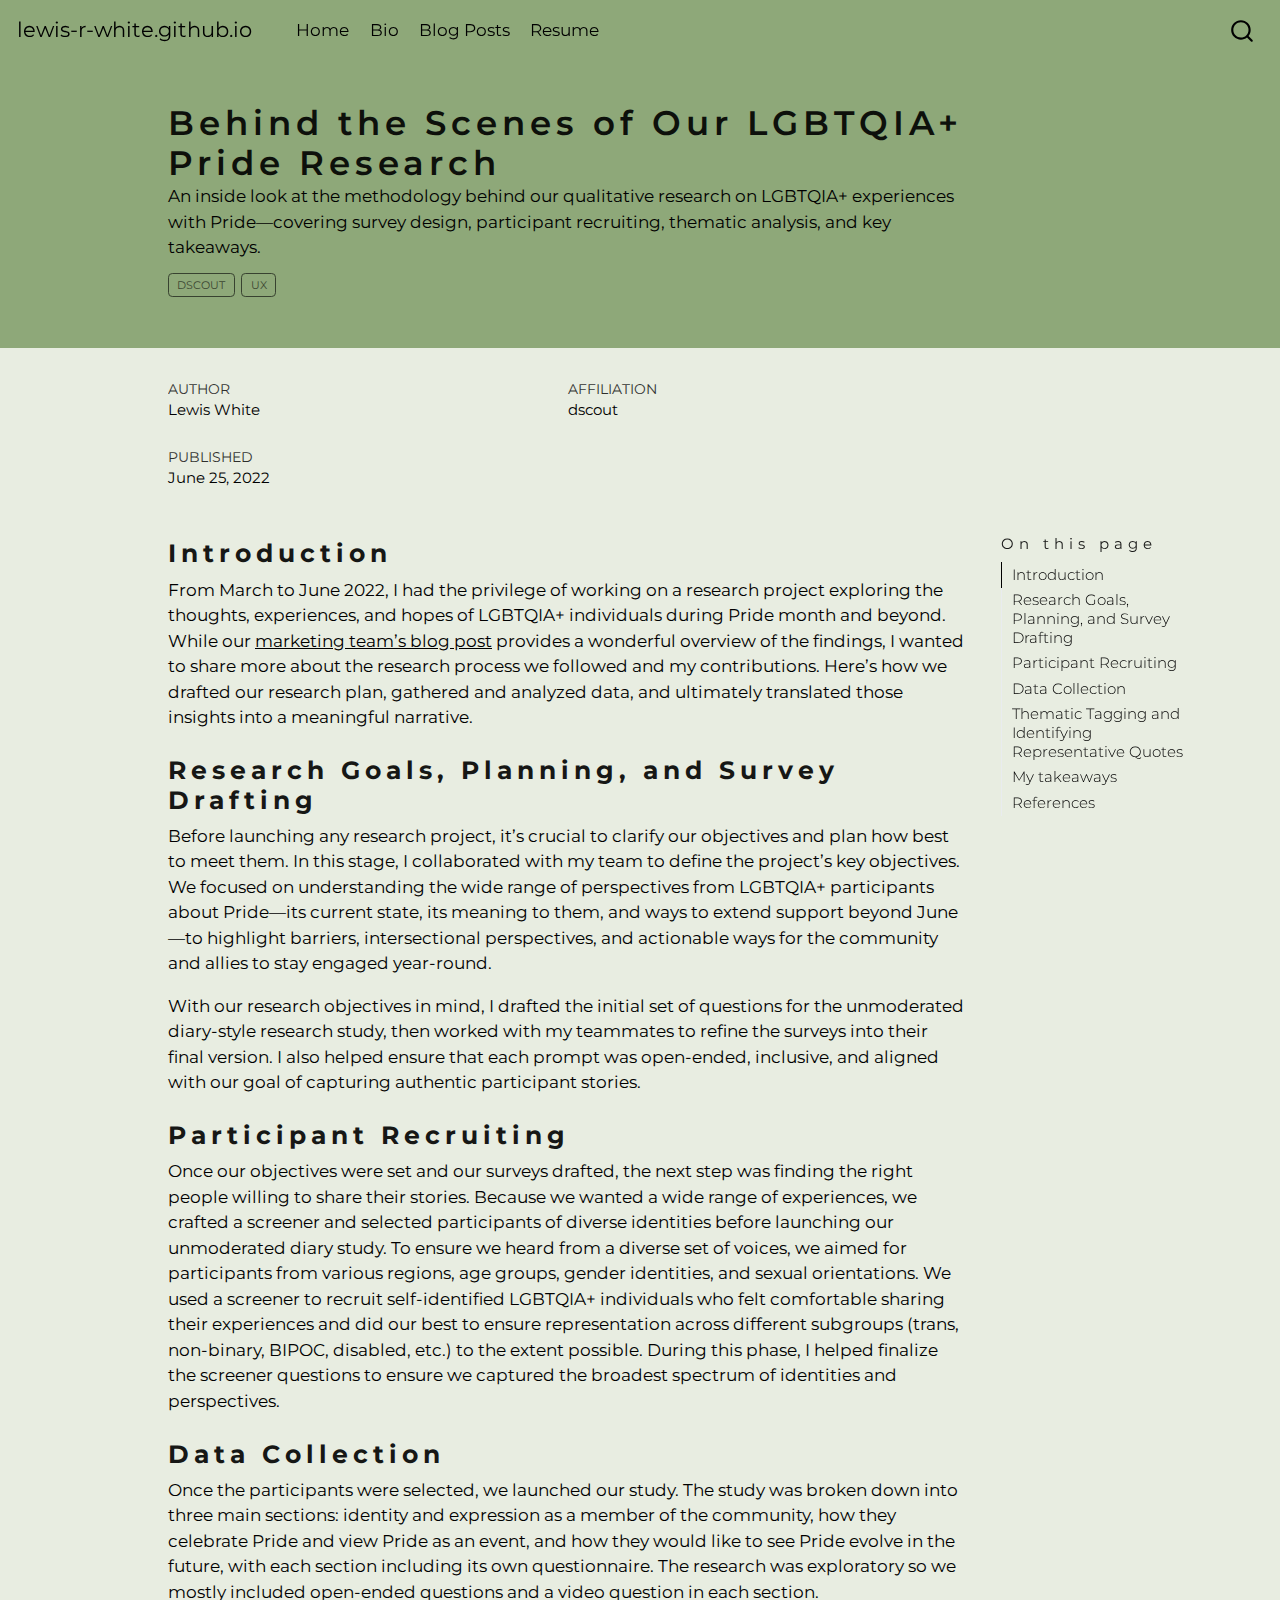
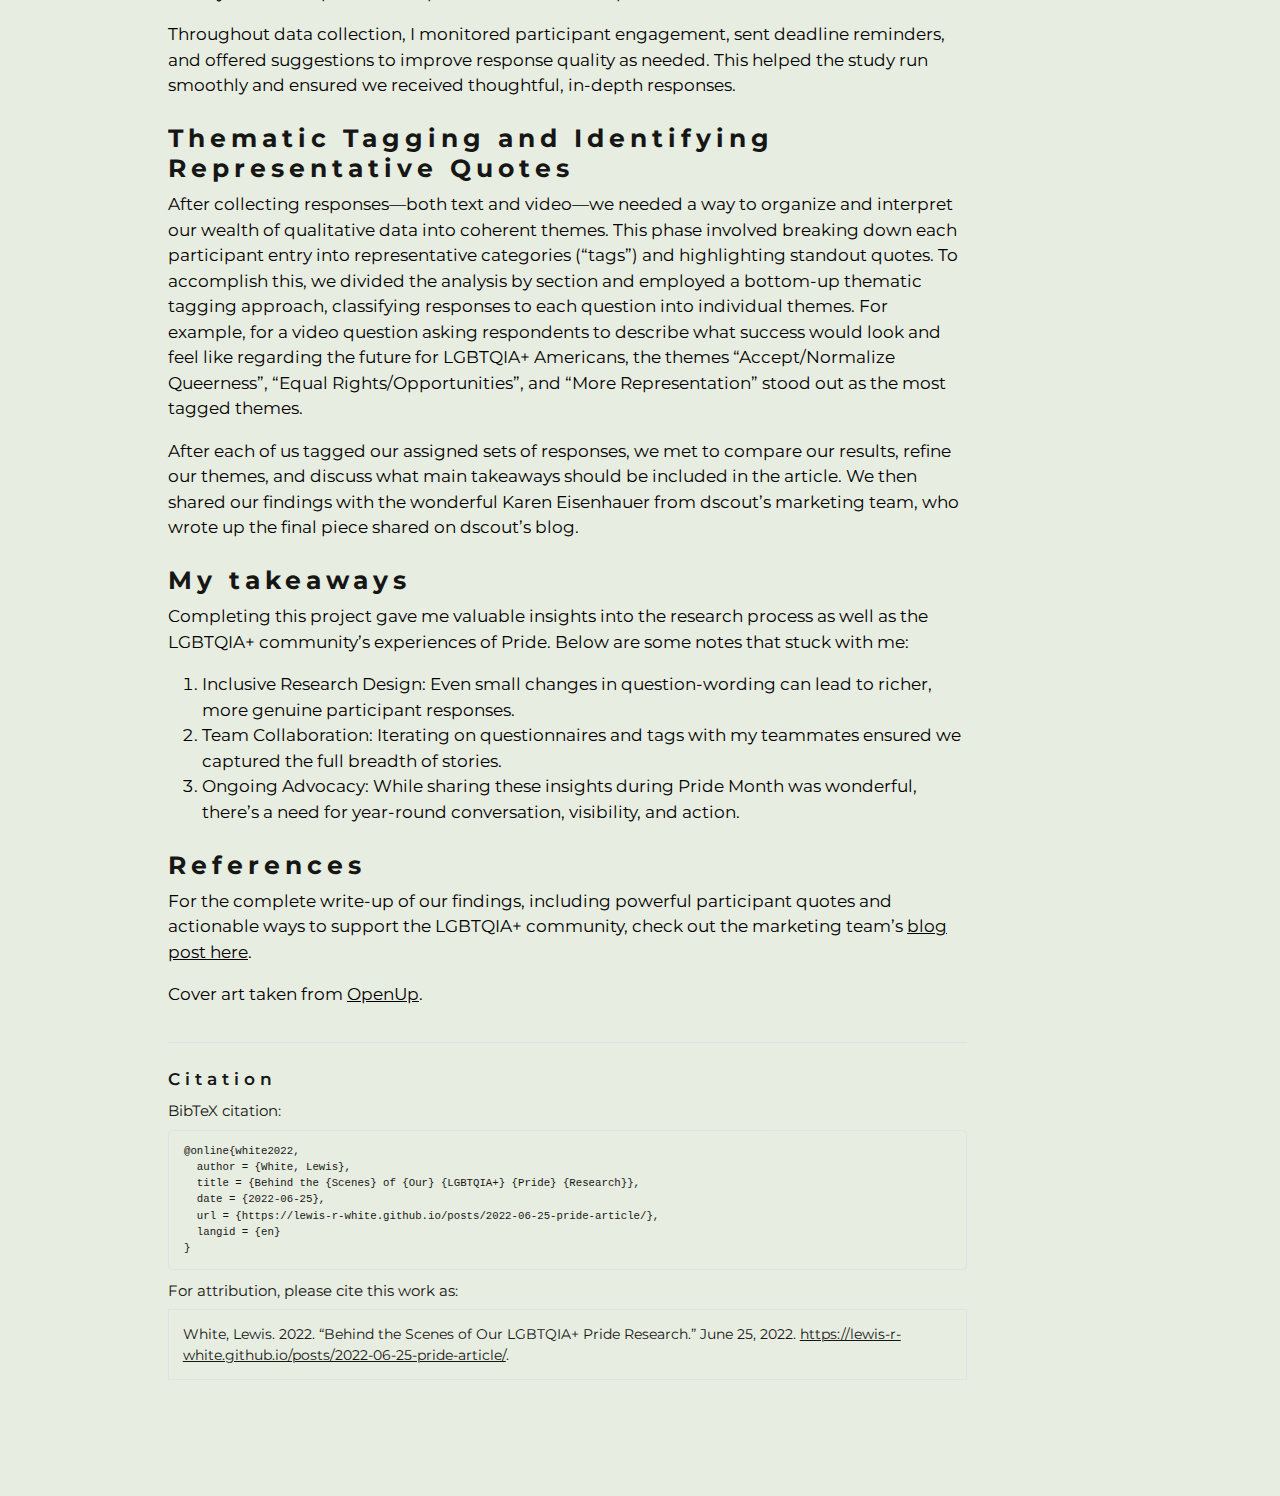
<file: docs/posts/2022-06-25-pride-article/index.html>
<!DOCTYPE html>
<html xmlns="http://www.w3.org/1999/xhtml" lang="en" xml:lang="en"><head>

<meta charset="utf-8">
<meta name="generator" content="quarto-1.3.450">

<meta name="viewport" content="width=device-width, initial-scale=1.0, user-scalable=yes">

<meta name="author" content="Lewis White">
<meta name="dcterms.date" content="2022-06-25">
<meta name="description" content="An inside look at the methodology behind our qualitative research on LGBTQIA+ experiences with Pride—covering survey design, participant recruiting, thematic analysis, and key takeaways.">

<title>lewis-r-white.github.io - Behind the Scenes of Our LGBTQIA+ Pride Research</title>
<style>
code{white-space: pre-wrap;}
span.smallcaps{font-variant: small-caps;}
div.columns{display: flex; gap: min(4vw, 1.5em);}
div.column{flex: auto; overflow-x: auto;}
div.hanging-indent{margin-left: 1.5em; text-indent: -1.5em;}
ul.task-list{list-style: none;}
ul.task-list li input[type="checkbox"] {
  width: 0.8em;
  margin: 0 0.8em 0.2em -1em; /* quarto-specific, see https://github.com/quarto-dev/quarto-cli/issues/4556 */ 
  vertical-align: middle;
}
</style>


<script src="../../site_libs/quarto-nav/quarto-nav.js"></script>
<script src="../../site_libs/quarto-nav/headroom.min.js"></script>
<script src="../../site_libs/clipboard/clipboard.min.js"></script>
<script src="../../site_libs/quarto-search/autocomplete.umd.js"></script>
<script src="../../site_libs/quarto-search/fuse.min.js"></script>
<script src="../../site_libs/quarto-search/quarto-search.js"></script>
<meta name="quarto:offset" content="../../">
<script src="../../site_libs/quarto-html/quarto.js"></script>
<script src="../../site_libs/quarto-html/popper.min.js"></script>
<script src="../../site_libs/quarto-html/tippy.umd.min.js"></script>
<script src="../../site_libs/quarto-html/anchor.min.js"></script>
<link href="../../site_libs/quarto-html/tippy.css" rel="stylesheet">
<link href="../../site_libs/quarto-html/quarto-syntax-highlighting.css" rel="stylesheet" id="quarto-text-highlighting-styles">
<script src="../../site_libs/bootstrap/bootstrap.min.js"></script>
<link href="../../site_libs/bootstrap/bootstrap-icons.css" rel="stylesheet">
<link href="../../site_libs/bootstrap/bootstrap.min.css" rel="stylesheet" id="quarto-bootstrap" data-mode="light">
<script id="quarto-search-options" type="application/json">{
  "location": "navbar",
  "copy-button": false,
  "collapse-after": 3,
  "panel-placement": "end",
  "type": "overlay",
  "limit": 20,
  "language": {
    "search-no-results-text": "No results",
    "search-matching-documents-text": "matching documents",
    "search-copy-link-title": "Copy link to search",
    "search-hide-matches-text": "Hide additional matches",
    "search-more-match-text": "more match in this document",
    "search-more-matches-text": "more matches in this document",
    "search-clear-button-title": "Clear",
    "search-detached-cancel-button-title": "Cancel",
    "search-submit-button-title": "Submit",
    "search-label": "Search"
  }
}</script>


</head>

<body class="nav-fixed">

<div id="quarto-search-results"></div>
  <header id="quarto-header" class="headroom fixed-top">
    <nav class="navbar navbar-expand-lg navbar-dark ">
      <div class="navbar-container container-fluid">
      <div class="navbar-brand-container">
    <a class="navbar-brand" href="../../index.html">
    <span class="navbar-title">lewis-r-white.github.io</span>
    </a>
  </div>
            <div id="quarto-search" class="" title="Search"></div>
          <button class="navbar-toggler" type="button" data-bs-toggle="collapse" data-bs-target="#navbarCollapse" aria-controls="navbarCollapse" aria-expanded="false" aria-label="Toggle navigation" onclick="if (window.quartoToggleHeadroom) { window.quartoToggleHeadroom(); }">
  <span class="navbar-toggler-icon"></span>
</button>
          <div class="collapse navbar-collapse" id="navbarCollapse">
            <ul class="navbar-nav navbar-nav-scroll me-auto">
  <li class="nav-item">
    <a class="nav-link" href="../../index.html" rel="" target="">
 <span class="menu-text">Home</span></a>
  </li>  
  <li class="nav-item">
    <a class="nav-link" href="../../about.html" rel="" target="">
 <span class="menu-text">Bio</span></a>
  </li>  
  <li class="nav-item">
    <a class="nav-link" href="../../Posts.html" rel="" target="">
 <span class="menu-text">Blog Posts</span></a>
  </li>  
  <li class="nav-item">
    <a class="nav-link" href="../../lewis_white_resume.pdf" rel="" target="">
 <span class="menu-text">Resume</span></a>
  </li>  
</ul>
            <div class="quarto-navbar-tools ms-auto">
</div>
          </div> <!-- /navcollapse -->
      </div> <!-- /container-fluid -->
    </nav>
</header>
<!-- content -->
<header id="title-block-header" class="quarto-title-block default page-columns page-full">
  <div class="quarto-title-banner page-columns page-full">
    <div class="quarto-title column-body">
      <h1 class="title">Behind the Scenes of Our LGBTQIA+ Pride Research</h1>
                  <div>
        <div class="description">
          An inside look at the methodology behind our qualitative research on LGBTQIA+ experiences with Pride—covering survey design, participant recruiting, thematic analysis, and key takeaways.
        </div>
      </div>
                          <div class="quarto-categories">
                <div class="quarto-category">dscout</div>
                <div class="quarto-category">UX</div>
              </div>
                  </div>
  </div>
    
  <div class="quarto-title-meta-author">
    <div class="quarto-title-meta-heading">Author</div>
    <div class="quarto-title-meta-heading">Affiliation</div>
    
      <div class="quarto-title-meta-contents">
      <p class="author"><a href="https://lewis-r-white.github.io/">Lewis White</a> </p>
    </div>
      <div class="quarto-title-meta-contents">
          <p class="affiliation">
              dscout
            </p>
        </div>
      </div>

  <div class="quarto-title-meta">

        
      <div>
      <div class="quarto-title-meta-heading">Published</div>
      <div class="quarto-title-meta-contents">
        <p class="date">June 25, 2022</p>
      </div>
    </div>
    
      
    </div>
    
  
  </header><div id="quarto-content" class="quarto-container page-columns page-rows-contents page-layout-article page-navbar">
<!-- sidebar -->
<!-- margin-sidebar -->
    <div id="quarto-margin-sidebar" class="sidebar margin-sidebar">
        <nav id="TOC" role="doc-toc" class="toc-active">
    <h2 id="toc-title">On this page</h2>
   
  <ul>
  <li><a href="#introduction" id="toc-introduction" class="nav-link active" data-scroll-target="#introduction">Introduction</a></li>
  <li><a href="#research-goals-planning-and-survey-drafting" id="toc-research-goals-planning-and-survey-drafting" class="nav-link" data-scroll-target="#research-goals-planning-and-survey-drafting">Research Goals, Planning, and Survey Drafting</a></li>
  <li><a href="#participant-recruiting" id="toc-participant-recruiting" class="nav-link" data-scroll-target="#participant-recruiting">Participant Recruiting</a></li>
  <li><a href="#data-collection" id="toc-data-collection" class="nav-link" data-scroll-target="#data-collection">Data Collection</a></li>
  <li><a href="#thematic-tagging-and-identifying-representative-quotes" id="toc-thematic-tagging-and-identifying-representative-quotes" class="nav-link" data-scroll-target="#thematic-tagging-and-identifying-representative-quotes">Thematic Tagging and Identifying Representative Quotes</a></li>
  <li><a href="#my-takeaways" id="toc-my-takeaways" class="nav-link" data-scroll-target="#my-takeaways">My takeaways</a></li>
  <li><a href="#references" id="toc-references" class="nav-link" data-scroll-target="#references">References</a></li>
  </ul>
</nav>
    </div>
<!-- main -->
<main class="content quarto-banner-title-block" id="quarto-document-content">




<section id="introduction" class="level3">
<h3 class="anchored" data-anchor-id="introduction">Introduction</h3>
<p>From March to June 2022, I had the privilege of working on a research project exploring the thoughts, experiences, and hopes of LGBTQIA+ individuals during Pride month and beyond. While our <a href="https://dscout.com/people-nerds/pride-insights-lgbtqia-community">marketing team’s blog post</a> provides a wonderful overview of the findings, I wanted to share more about the research process we followed and my contributions. Here’s how we drafted our research plan, gathered and analyzed data, and ultimately translated those insights into a meaningful narrative.</p>
</section>
<section id="research-goals-planning-and-survey-drafting" class="level3">
<h3 class="anchored" data-anchor-id="research-goals-planning-and-survey-drafting">Research Goals, Planning, and Survey Drafting</h3>
<p>Before launching any research project, it’s crucial to clarify our objectives and plan how best to meet them. In this stage, I collaborated with my team to define the project’s key objectives. We focused on understanding the wide range of perspectives from LGBTQIA+ participants about Pride—its current state, its meaning to them, and ways to extend support beyond June—to highlight barriers, intersectional perspectives, and actionable ways for the community and allies to stay engaged year-round.</p>
<p>With our research objectives in mind, I drafted the initial set of questions for the unmoderated diary-style research study, then worked with my teammates to refine the surveys into their final version. I also helped ensure that each prompt was open-ended, inclusive, and aligned with our goal of capturing authentic participant stories.</p>
</section>
<section id="participant-recruiting" class="level3">
<h3 class="anchored" data-anchor-id="participant-recruiting">Participant Recruiting</h3>
<p>Once our objectives were set and our surveys drafted, the next step was finding the right people willing to share their stories. Because we wanted a wide range of experiences, we crafted a screener and selected participants of diverse identities before launching our unmoderated diary study. To ensure we heard from a diverse set of voices, we aimed for participants from various regions, age groups, gender identities, and sexual orientations. We used a screener to recruit self-identified LGBTQIA+ individuals who felt comfortable sharing their experiences and did our best to ensure representation across different subgroups (trans, non-binary, BIPOC, disabled, etc.) to the extent possible. During this phase, I helped finalize the screener questions to ensure we captured the broadest spectrum of identities and perspectives.</p>
</section>
<section id="data-collection" class="level3">
<h3 class="anchored" data-anchor-id="data-collection">Data Collection</h3>
<p>Once the participants were selected, we launched our study. The study was broken down into three main sections: identity and expression as a member of the community, how they celebrate Pride and view Pride as an event, and how they would like to see Pride evolve in the future, with each section including its own questionnaire. The research was exploratory so we mostly included open-ended questions and a video question in each section.</p>
<p>Throughout data collection, I monitored participant engagement, sent deadline reminders, and offered suggestions to improve response quality as needed. This helped the study run smoothly and ensured we received thoughtful, in-depth responses.</p>
</section>
<section id="thematic-tagging-and-identifying-representative-quotes" class="level3">
<h3 class="anchored" data-anchor-id="thematic-tagging-and-identifying-representative-quotes">Thematic Tagging and Identifying Representative Quotes</h3>
<p>After collecting responses—both text and video—we needed a way to organize and interpret our wealth of qualitative data into coherent themes. This phase involved breaking down each participant entry into representative categories (“tags”) and highlighting standout quotes. To accomplish this, we divided the analysis by section and employed a bottom-up thematic tagging approach, classifying responses to each question into individual themes. For example, for a video question asking respondents to describe what success would look and feel like regarding the future for LGBTQIA+ Americans, the themes “Accept/Normalize Queerness”, “Equal Rights/Opportunities”, and “More Representation” stood out as the most tagged themes.</p>
<p>After each of us tagged our assigned sets of responses, we met to compare our results, refine our themes, and discuss what main takeaways should be included in the article. We then shared our findings with the wonderful Karen Eisenhauer from dscout’s marketing team, who wrote up the final piece shared on dscout’s blog.</p>
</section>
<section id="my-takeaways" class="level3">
<h3 class="anchored" data-anchor-id="my-takeaways">My takeaways</h3>
<p>Completing this project gave me valuable insights into the research process as well as the LGBTQIA+ community’s experiences of Pride. Below are some notes that stuck with me:</p>
<ol type="1">
<li>Inclusive Research Design: Even small changes in question-wording can lead to richer, more genuine participant responses.</li>
<li>Team Collaboration: Iterating on questionnaires and tags with my teammates ensured we captured the full breadth of stories.</li>
<li>Ongoing Advocacy: While sharing these insights during Pride Month was wonderful, there’s a need for year-round conversation, visibility, and action.</li>
</ol>
</section>
<section id="references" class="level3">
<h3 class="anchored" data-anchor-id="references">References</h3>
<p>For the complete write-up of our findings, including powerful participant quotes and actionable ways to support the LGBTQIA+ community, check out the marketing team’s <a href="https://dscout.com/people-nerds/pride-insights-lgbtqia-community">blog post here</a>.</p>
<p>Cover art taken from <a href="https://openup.com/self-guided-care/blog/celebrating-pride-and-mental-well-being/">OpenUp</a>.</p>


</section>

<div id="quarto-appendix" class="default"><section class="quarto-appendix-contents"><h2 class="anchored quarto-appendix-heading">Citation</h2><div><div class="quarto-appendix-secondary-label">BibTeX citation:</div><pre class="sourceCode code-with-copy quarto-appendix-bibtex"><code class="sourceCode bibtex">@online{white2022,
  author = {White, Lewis},
  title = {Behind the {Scenes} of {Our} {LGBTQIA+} {Pride} {Research}},
  date = {2022-06-25},
  url = {https://lewis-r-white.github.io/posts/2022-06-25-pride-article/},
  langid = {en}
}
</code><button title="Copy to Clipboard" class="code-copy-button"><i class="bi"></i></button></pre><div class="quarto-appendix-secondary-label">For attribution, please cite this work as:</div><div id="ref-white2022" class="csl-entry quarto-appendix-citeas" role="listitem">
White, Lewis. 2022. <span>“Behind the Scenes of Our LGBTQIA+ Pride
Research.”</span> June 25, 2022. <a href="https://lewis-r-white.github.io/posts/2022-06-25-pride-article/">https://lewis-r-white.github.io/posts/2022-06-25-pride-article/</a>.
</div></div></section></div></main> <!-- /main -->
<script id="quarto-html-after-body" type="application/javascript">
window.document.addEventListener("DOMContentLoaded", function (event) {
  const toggleBodyColorMode = (bsSheetEl) => {
    const mode = bsSheetEl.getAttribute("data-mode");
    const bodyEl = window.document.querySelector("body");
    if (mode === "dark") {
      bodyEl.classList.add("quarto-dark");
      bodyEl.classList.remove("quarto-light");
    } else {
      bodyEl.classList.add("quarto-light");
      bodyEl.classList.remove("quarto-dark");
    }
  }
  const toggleBodyColorPrimary = () => {
    const bsSheetEl = window.document.querySelector("link#quarto-bootstrap");
    if (bsSheetEl) {
      toggleBodyColorMode(bsSheetEl);
    }
  }
  toggleBodyColorPrimary();  
  const icon = "";
  const anchorJS = new window.AnchorJS();
  anchorJS.options = {
    placement: 'right',
    icon: icon
  };
  anchorJS.add('.anchored');
  const isCodeAnnotation = (el) => {
    for (const clz of el.classList) {
      if (clz.startsWith('code-annotation-')) {                     
        return true;
      }
    }
    return false;
  }
  const clipboard = new window.ClipboardJS('.code-copy-button', {
    text: function(trigger) {
      const codeEl = trigger.previousElementSibling.cloneNode(true);
      for (const childEl of codeEl.children) {
        if (isCodeAnnotation(childEl)) {
          childEl.remove();
        }
      }
      return codeEl.innerText;
    }
  });
  clipboard.on('success', function(e) {
    // button target
    const button = e.trigger;
    // don't keep focus
    button.blur();
    // flash "checked"
    button.classList.add('code-copy-button-checked');
    var currentTitle = button.getAttribute("title");
    button.setAttribute("title", "Copied!");
    let tooltip;
    if (window.bootstrap) {
      button.setAttribute("data-bs-toggle", "tooltip");
      button.setAttribute("data-bs-placement", "left");
      button.setAttribute("data-bs-title", "Copied!");
      tooltip = new bootstrap.Tooltip(button, 
        { trigger: "manual", 
          customClass: "code-copy-button-tooltip",
          offset: [0, -8]});
      tooltip.show();    
    }
    setTimeout(function() {
      if (tooltip) {
        tooltip.hide();
        button.removeAttribute("data-bs-title");
        button.removeAttribute("data-bs-toggle");
        button.removeAttribute("data-bs-placement");
      }
      button.setAttribute("title", currentTitle);
      button.classList.remove('code-copy-button-checked');
    }, 1000);
    // clear code selection
    e.clearSelection();
  });
  function tippyHover(el, contentFn) {
    const config = {
      allowHTML: true,
      content: contentFn,
      maxWidth: 500,
      delay: 100,
      arrow: false,
      appendTo: function(el) {
          return el.parentElement;
      },
      interactive: true,
      interactiveBorder: 10,
      theme: 'quarto',
      placement: 'bottom-start'
    };
    window.tippy(el, config); 
  }
  const noterefs = window.document.querySelectorAll('a[role="doc-noteref"]');
  for (var i=0; i<noterefs.length; i++) {
    const ref = noterefs[i];
    tippyHover(ref, function() {
      // use id or data attribute instead here
      let href = ref.getAttribute('data-footnote-href') || ref.getAttribute('href');
      try { href = new URL(href).hash; } catch {}
      const id = href.replace(/^#\/?/, "");
      const note = window.document.getElementById(id);
      return note.innerHTML;
    });
  }
      let selectedAnnoteEl;
      const selectorForAnnotation = ( cell, annotation) => {
        let cellAttr = 'data-code-cell="' + cell + '"';
        let lineAttr = 'data-code-annotation="' +  annotation + '"';
        const selector = 'span[' + cellAttr + '][' + lineAttr + ']';
        return selector;
      }
      const selectCodeLines = (annoteEl) => {
        const doc = window.document;
        const targetCell = annoteEl.getAttribute("data-target-cell");
        const targetAnnotation = annoteEl.getAttribute("data-target-annotation");
        const annoteSpan = window.document.querySelector(selectorForAnnotation(targetCell, targetAnnotation));
        const lines = annoteSpan.getAttribute("data-code-lines").split(",");
        const lineIds = lines.map((line) => {
          return targetCell + "-" + line;
        })
        let top = null;
        let height = null;
        let parent = null;
        if (lineIds.length > 0) {
            //compute the position of the single el (top and bottom and make a div)
            const el = window.document.getElementById(lineIds[0]);
            top = el.offsetTop;
            height = el.offsetHeight;
            parent = el.parentElement.parentElement;
          if (lineIds.length > 1) {
            const lastEl = window.document.getElementById(lineIds[lineIds.length - 1]);
            const bottom = lastEl.offsetTop + lastEl.offsetHeight;
            height = bottom - top;
          }
          if (top !== null && height !== null && parent !== null) {
            // cook up a div (if necessary) and position it 
            let div = window.document.getElementById("code-annotation-line-highlight");
            if (div === null) {
              div = window.document.createElement("div");
              div.setAttribute("id", "code-annotation-line-highlight");
              div.style.position = 'absolute';
              parent.appendChild(div);
            }
            div.style.top = top - 2 + "px";
            div.style.height = height + 4 + "px";
            let gutterDiv = window.document.getElementById("code-annotation-line-highlight-gutter");
            if (gutterDiv === null) {
              gutterDiv = window.document.createElement("div");
              gutterDiv.setAttribute("id", "code-annotation-line-highlight-gutter");
              gutterDiv.style.position = 'absolute';
              const codeCell = window.document.getElementById(targetCell);
              const gutter = codeCell.querySelector('.code-annotation-gutter');
              gutter.appendChild(gutterDiv);
            }
            gutterDiv.style.top = top - 2 + "px";
            gutterDiv.style.height = height + 4 + "px";
          }
          selectedAnnoteEl = annoteEl;
        }
      };
      const unselectCodeLines = () => {
        const elementsIds = ["code-annotation-line-highlight", "code-annotation-line-highlight-gutter"];
        elementsIds.forEach((elId) => {
          const div = window.document.getElementById(elId);
          if (div) {
            div.remove();
          }
        });
        selectedAnnoteEl = undefined;
      };
      // Attach click handler to the DT
      const annoteDls = window.document.querySelectorAll('dt[data-target-cell]');
      for (const annoteDlNode of annoteDls) {
        annoteDlNode.addEventListener('click', (event) => {
          const clickedEl = event.target;
          if (clickedEl !== selectedAnnoteEl) {
            unselectCodeLines();
            const activeEl = window.document.querySelector('dt[data-target-cell].code-annotation-active');
            if (activeEl) {
              activeEl.classList.remove('code-annotation-active');
            }
            selectCodeLines(clickedEl);
            clickedEl.classList.add('code-annotation-active');
          } else {
            // Unselect the line
            unselectCodeLines();
            clickedEl.classList.remove('code-annotation-active');
          }
        });
      }
  const findCites = (el) => {
    const parentEl = el.parentElement;
    if (parentEl) {
      const cites = parentEl.dataset.cites;
      if (cites) {
        return {
          el,
          cites: cites.split(' ')
        };
      } else {
        return findCites(el.parentElement)
      }
    } else {
      return undefined;
    }
  };
  var bibliorefs = window.document.querySelectorAll('a[role="doc-biblioref"]');
  for (var i=0; i<bibliorefs.length; i++) {
    const ref = bibliorefs[i];
    const citeInfo = findCites(ref);
    if (citeInfo) {
      tippyHover(citeInfo.el, function() {
        var popup = window.document.createElement('div');
        citeInfo.cites.forEach(function(cite) {
          var citeDiv = window.document.createElement('div');
          citeDiv.classList.add('hanging-indent');
          citeDiv.classList.add('csl-entry');
          var biblioDiv = window.document.getElementById('ref-' + cite);
          if (biblioDiv) {
            citeDiv.innerHTML = biblioDiv.innerHTML;
          }
          popup.appendChild(citeDiv);
        });
        return popup.innerHTML;
      });
    }
  }
});
</script>
</div> <!-- /content -->



</body></html>
</file>
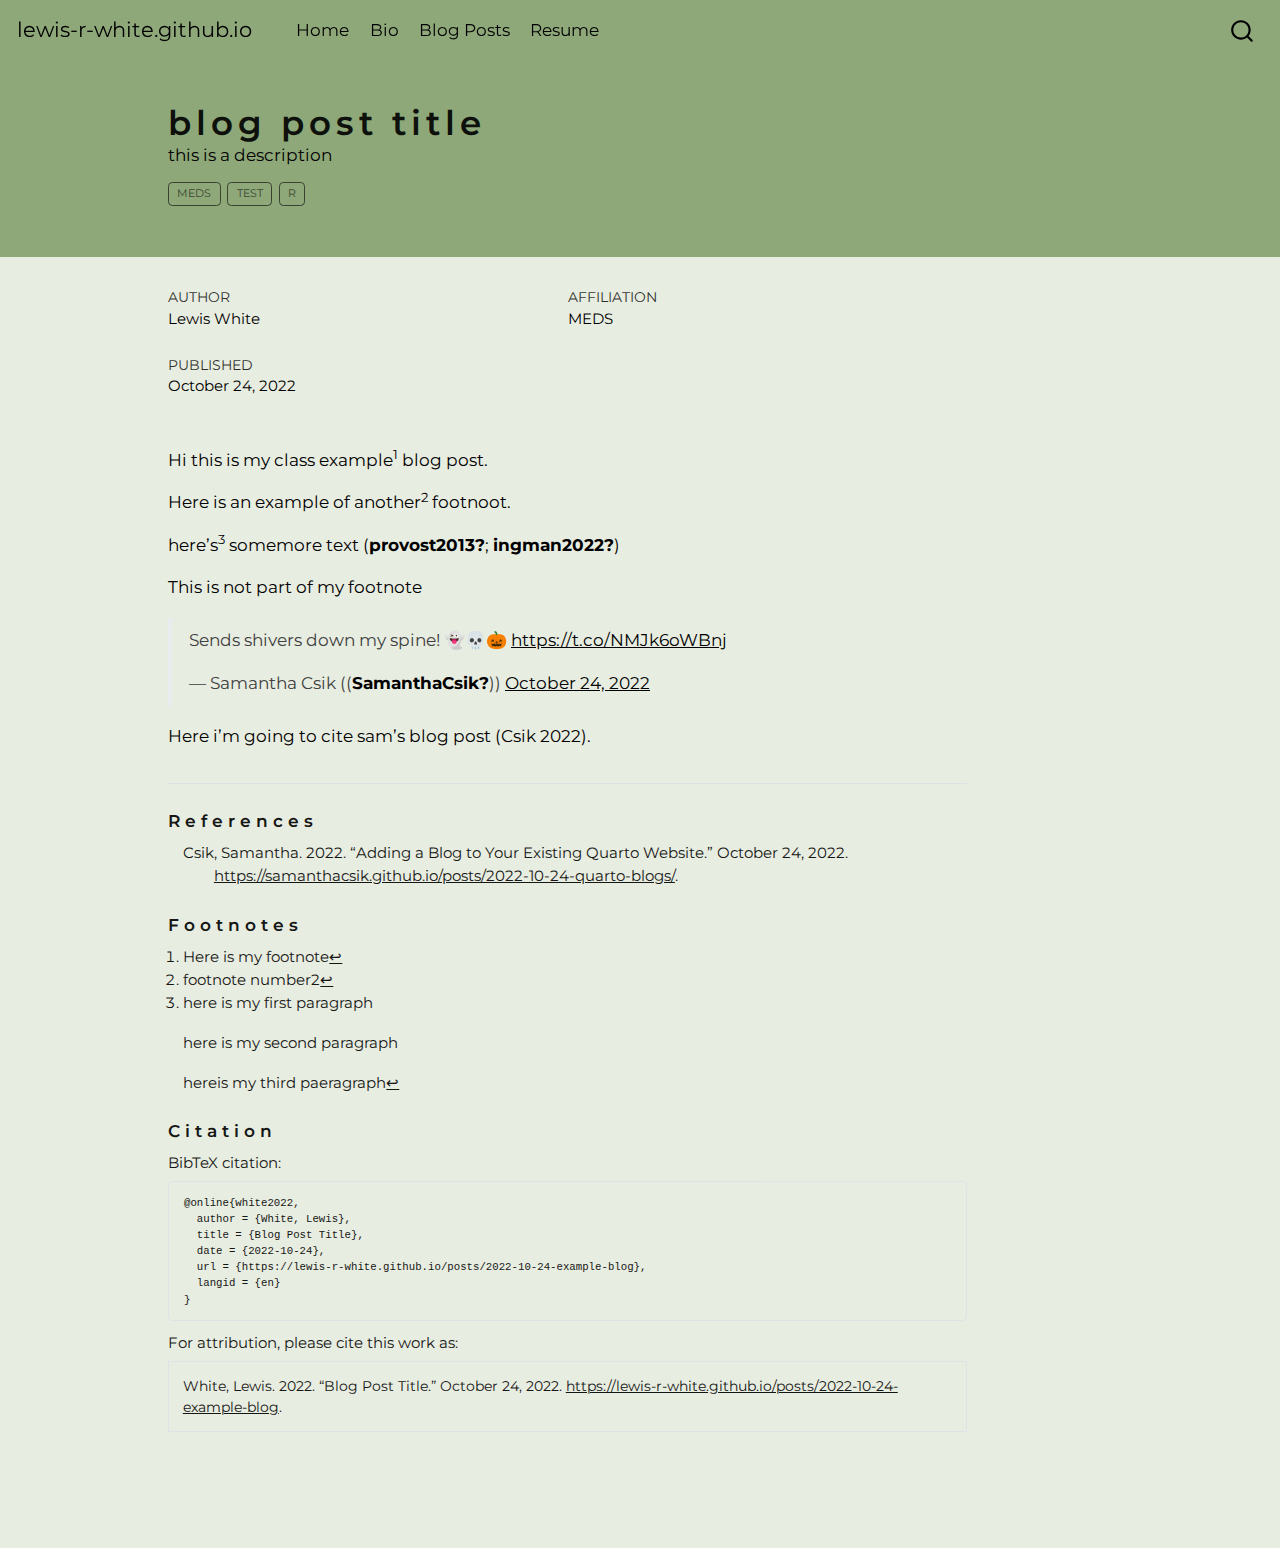
<file: docs/posts/2022-10-24-example-blog/index.html>
<!DOCTYPE html>
<html xmlns="http://www.w3.org/1999/xhtml" lang="en" xml:lang="en"><head>

<meta charset="utf-8">
<meta name="generator" content="quarto-1.3.450">

<meta name="viewport" content="width=device-width, initial-scale=1.0, user-scalable=yes">

<meta name="author" content="Lewis White">
<meta name="dcterms.date" content="2022-10-24">
<meta name="description" content="this is a description">

<title>lewis-r-white.github.io - blog post title</title>
<style>
code{white-space: pre-wrap;}
span.smallcaps{font-variant: small-caps;}
div.columns{display: flex; gap: min(4vw, 1.5em);}
div.column{flex: auto; overflow-x: auto;}
div.hanging-indent{margin-left: 1.5em; text-indent: -1.5em;}
ul.task-list{list-style: none;}
ul.task-list li input[type="checkbox"] {
  width: 0.8em;
  margin: 0 0.8em 0.2em -1em; /* quarto-specific, see https://github.com/quarto-dev/quarto-cli/issues/4556 */ 
  vertical-align: middle;
}
/* CSS for citations */
div.csl-bib-body { }
div.csl-entry {
  clear: both;
}
.hanging-indent div.csl-entry {
  margin-left:2em;
  text-indent:-2em;
}
div.csl-left-margin {
  min-width:2em;
  float:left;
}
div.csl-right-inline {
  margin-left:2em;
  padding-left:1em;
}
div.csl-indent {
  margin-left: 2em;
}</style>


<script src="../../site_libs/quarto-nav/quarto-nav.js"></script>
<script src="../../site_libs/quarto-nav/headroom.min.js"></script>
<script src="../../site_libs/clipboard/clipboard.min.js"></script>
<script src="../../site_libs/quarto-search/autocomplete.umd.js"></script>
<script src="../../site_libs/quarto-search/fuse.min.js"></script>
<script src="../../site_libs/quarto-search/quarto-search.js"></script>
<meta name="quarto:offset" content="../../">
<script src="../../site_libs/quarto-html/quarto.js"></script>
<script src="../../site_libs/quarto-html/popper.min.js"></script>
<script src="../../site_libs/quarto-html/tippy.umd.min.js"></script>
<script src="../../site_libs/quarto-html/anchor.min.js"></script>
<link href="../../site_libs/quarto-html/tippy.css" rel="stylesheet">
<link href="../../site_libs/quarto-html/quarto-syntax-highlighting.css" rel="stylesheet" id="quarto-text-highlighting-styles">
<script src="../../site_libs/bootstrap/bootstrap.min.js"></script>
<link href="../../site_libs/bootstrap/bootstrap-icons.css" rel="stylesheet">
<link href="../../site_libs/bootstrap/bootstrap.min.css" rel="stylesheet" id="quarto-bootstrap" data-mode="light">
<script id="quarto-search-options" type="application/json">{
  "location": "navbar",
  "copy-button": false,
  "collapse-after": 3,
  "panel-placement": "end",
  "type": "overlay",
  "limit": 20,
  "language": {
    "search-no-results-text": "No results",
    "search-matching-documents-text": "matching documents",
    "search-copy-link-title": "Copy link to search",
    "search-hide-matches-text": "Hide additional matches",
    "search-more-match-text": "more match in this document",
    "search-more-matches-text": "more matches in this document",
    "search-clear-button-title": "Clear",
    "search-detached-cancel-button-title": "Cancel",
    "search-submit-button-title": "Submit",
    "search-label": "Search"
  }
}</script>


</head>

<body class="nav-fixed">

<div id="quarto-search-results"></div>
  <header id="quarto-header" class="headroom fixed-top">
    <nav class="navbar navbar-expand-lg navbar-dark ">
      <div class="navbar-container container-fluid">
      <div class="navbar-brand-container">
    <a class="navbar-brand" href="../../index.html">
    <span class="navbar-title">lewis-r-white.github.io</span>
    </a>
  </div>
            <div id="quarto-search" class="" title="Search"></div>
          <button class="navbar-toggler" type="button" data-bs-toggle="collapse" data-bs-target="#navbarCollapse" aria-controls="navbarCollapse" aria-expanded="false" aria-label="Toggle navigation" onclick="if (window.quartoToggleHeadroom) { window.quartoToggleHeadroom(); }">
  <span class="navbar-toggler-icon"></span>
</button>
          <div class="collapse navbar-collapse" id="navbarCollapse">
            <ul class="navbar-nav navbar-nav-scroll me-auto">
  <li class="nav-item">
    <a class="nav-link" href="../../index.html" rel="" target="">
 <span class="menu-text">Home</span></a>
  </li>  
  <li class="nav-item">
    <a class="nav-link" href="../../about.html" rel="" target="">
 <span class="menu-text">Bio</span></a>
  </li>  
  <li class="nav-item">
    <a class="nav-link" href="../../Posts.html" rel="" target="">
 <span class="menu-text">Blog Posts</span></a>
  </li>  
  <li class="nav-item">
    <a class="nav-link" href="../../lewis_white_resume.pdf" rel="" target="">
 <span class="menu-text">Resume</span></a>
  </li>  
</ul>
            <div class="quarto-navbar-tools ms-auto">
</div>
          </div> <!-- /navcollapse -->
      </div> <!-- /container-fluid -->
    </nav>
</header>
<!-- content -->
<header id="title-block-header" class="quarto-title-block default page-columns page-full">
  <div class="quarto-title-banner page-columns page-full">
    <div class="quarto-title column-body">
      <h1 class="title">blog post title</h1>
                  <div>
        <div class="description">
          this is a description
        </div>
      </div>
                          <div class="quarto-categories">
                <div class="quarto-category">MEDS</div>
                <div class="quarto-category">test</div>
                <div class="quarto-category">R</div>
              </div>
                  </div>
  </div>
    
  <div class="quarto-title-meta-author">
    <div class="quarto-title-meta-heading">Author</div>
    <div class="quarto-title-meta-heading">Affiliation</div>
    
      <div class="quarto-title-meta-contents">
      <p class="author"><a href="https://lewis-r-white.github.io">Lewis White</a> </p>
    </div>
      <div class="quarto-title-meta-contents">
          <p class="affiliation">
              <a href="https://uscsb-meds.github.io">
              MEDS
              </a>
            </p>
        </div>
      </div>

  <div class="quarto-title-meta">

        
      <div>
      <div class="quarto-title-meta-heading">Published</div>
      <div class="quarto-title-meta-contents">
        <p class="date">October 24, 2022</p>
      </div>
    </div>
    
      
    </div>
    
  
  </header><div id="quarto-content" class="quarto-container page-columns page-rows-contents page-layout-article page-navbar">
<!-- sidebar -->
<!-- margin-sidebar -->
    <div id="quarto-margin-sidebar" class="sidebar margin-sidebar">
        
    </div>
<!-- main -->
<main class="content quarto-banner-title-block" id="quarto-document-content">




<p>Hi this is my class example<a href="#fn1" class="footnote-ref" id="fnref1" role="doc-noteref"><sup>1</sup></a> blog post.</p>
<p>Here is an example of another<a href="#fn2" class="footnote-ref" id="fnref2" role="doc-noteref"><sup>2</sup></a> footnoot.</p>
<p>here’s<a href="#fn3" class="footnote-ref" id="fnref3" role="doc-noteref"><sup>3</sup></a> somemore text <span class="citation" data-cites="provost2013 ingman2022">(<a href="#ref-provost2013" role="doc-biblioref"><strong>provost2013?</strong></a>; <a href="#ref-ingman2022" role="doc-biblioref"><strong>ingman2022?</strong></a>)</span></p>
<p>This is not part of my footnote</p>
<blockquote class="twitter-tweet blockquote">
<p lang="en" dir="ltr">
Sends shivers down my spine! 👻💀🎃 <a href="https://t.co/NMJk6oWBnj">https://t.co/NMJk6oWBnj</a>
</p>
— Samantha Csik (<span class="citation" data-cites="SamanthaCsik">(<a href="#ref-SamanthaCsik" role="doc-biblioref"><strong>SamanthaCsik?</strong></a>)</span>) <a href="https://twitter.com/SamanthaCsik/status/1584620851689033728?ref_src=twsrc%5Etfw">October 24, 2022</a>
</blockquote>
<script async="" src="https://platform.twitter.com/widgets.js" charset="utf-8"></script>
<p>Here i’m going to cite sam’s blog post <span class="citation" data-cites="csik2022">(<a href="#ref-csik2022" role="doc-biblioref">Csik 2022</a>)</span>.</p>





<div id="quarto-appendix" class="default"><section class="quarto-appendix-contents" role="doc-bibliography"><h2 class="anchored quarto-appendix-heading">References</h2><div id="refs" class="references csl-bib-body hanging-indent" role="list">
<div id="ref-csik2022" class="csl-entry" role="listitem">
Csik, Samantha. 2022. <span>“Adding a Blog to Your Existing <span>Quarto</span> Website.”</span> October 24, 2022. <a href="https://samanthacsik.github.io/posts/2022-10-24-quarto-blogs/">https://samanthacsik.github.io/posts/2022-10-24-quarto-blogs/</a>.
</div>
</div></section><section id="footnotes" class="footnotes footnotes-end-of-document" role="doc-endnotes"><h2 class="anchored quarto-appendix-heading">Footnotes</h2>

<ol>
<li id="fn1"><p>Here is my footnote<a href="#fnref1" class="footnote-back" role="doc-backlink">↩︎</a></p></li>
<li id="fn2"><p>footnote number2<a href="#fnref2" class="footnote-back" role="doc-backlink">↩︎</a></p></li>
<li id="fn3"><p>here is my first paragraph</p>
<p>here is my second paragraph</p>
<p>hereis my third paeragraph<a href="#fnref3" class="footnote-back" role="doc-backlink">↩︎</a></p></li>
</ol>
</section><section class="quarto-appendix-contents"><h2 class="anchored quarto-appendix-heading">Citation</h2><div><div class="quarto-appendix-secondary-label">BibTeX citation:</div><pre class="sourceCode code-with-copy quarto-appendix-bibtex"><code class="sourceCode bibtex">@online{white2022,
  author = {White, Lewis},
  title = {Blog Post Title},
  date = {2022-10-24},
  url = {https://lewis-r-white.github.io/posts/2022-10-24-example-blog},
  langid = {en}
}
</code><button title="Copy to Clipboard" class="code-copy-button"><i class="bi"></i></button></pre><div class="quarto-appendix-secondary-label">For attribution, please cite this work as:</div><div id="ref-white2022" class="csl-entry quarto-appendix-citeas" role="listitem">
White, Lewis. 2022. <span>“Blog Post Title.”</span> October 24, 2022. <a href="https://lewis-r-white.github.io/posts/2022-10-24-example-blog">https://lewis-r-white.github.io/posts/2022-10-24-example-blog</a>.
</div></div></section></div></main> <!-- /main -->
<script id="quarto-html-after-body" type="application/javascript">
window.document.addEventListener("DOMContentLoaded", function (event) {
  const toggleBodyColorMode = (bsSheetEl) => {
    const mode = bsSheetEl.getAttribute("data-mode");
    const bodyEl = window.document.querySelector("body");
    if (mode === "dark") {
      bodyEl.classList.add("quarto-dark");
      bodyEl.classList.remove("quarto-light");
    } else {
      bodyEl.classList.add("quarto-light");
      bodyEl.classList.remove("quarto-dark");
    }
  }
  const toggleBodyColorPrimary = () => {
    const bsSheetEl = window.document.querySelector("link#quarto-bootstrap");
    if (bsSheetEl) {
      toggleBodyColorMode(bsSheetEl);
    }
  }
  toggleBodyColorPrimary();  
  const icon = "";
  const anchorJS = new window.AnchorJS();
  anchorJS.options = {
    placement: 'right',
    icon: icon
  };
  anchorJS.add('.anchored');
  const isCodeAnnotation = (el) => {
    for (const clz of el.classList) {
      if (clz.startsWith('code-annotation-')) {                     
        return true;
      }
    }
    return false;
  }
  const clipboard = new window.ClipboardJS('.code-copy-button', {
    text: function(trigger) {
      const codeEl = trigger.previousElementSibling.cloneNode(true);
      for (const childEl of codeEl.children) {
        if (isCodeAnnotation(childEl)) {
          childEl.remove();
        }
      }
      return codeEl.innerText;
    }
  });
  clipboard.on('success', function(e) {
    // button target
    const button = e.trigger;
    // don't keep focus
    button.blur();
    // flash "checked"
    button.classList.add('code-copy-button-checked');
    var currentTitle = button.getAttribute("title");
    button.setAttribute("title", "Copied!");
    let tooltip;
    if (window.bootstrap) {
      button.setAttribute("data-bs-toggle", "tooltip");
      button.setAttribute("data-bs-placement", "left");
      button.setAttribute("data-bs-title", "Copied!");
      tooltip = new bootstrap.Tooltip(button, 
        { trigger: "manual", 
          customClass: "code-copy-button-tooltip",
          offset: [0, -8]});
      tooltip.show();    
    }
    setTimeout(function() {
      if (tooltip) {
        tooltip.hide();
        button.removeAttribute("data-bs-title");
        button.removeAttribute("data-bs-toggle");
        button.removeAttribute("data-bs-placement");
      }
      button.setAttribute("title", currentTitle);
      button.classList.remove('code-copy-button-checked');
    }, 1000);
    // clear code selection
    e.clearSelection();
  });
  function tippyHover(el, contentFn) {
    const config = {
      allowHTML: true,
      content: contentFn,
      maxWidth: 500,
      delay: 100,
      arrow: false,
      appendTo: function(el) {
          return el.parentElement;
      },
      interactive: true,
      interactiveBorder: 10,
      theme: 'quarto',
      placement: 'bottom-start'
    };
    window.tippy(el, config); 
  }
  const noterefs = window.document.querySelectorAll('a[role="doc-noteref"]');
  for (var i=0; i<noterefs.length; i++) {
    const ref = noterefs[i];
    tippyHover(ref, function() {
      // use id or data attribute instead here
      let href = ref.getAttribute('data-footnote-href') || ref.getAttribute('href');
      try { href = new URL(href).hash; } catch {}
      const id = href.replace(/^#\/?/, "");
      const note = window.document.getElementById(id);
      return note.innerHTML;
    });
  }
      let selectedAnnoteEl;
      const selectorForAnnotation = ( cell, annotation) => {
        let cellAttr = 'data-code-cell="' + cell + '"';
        let lineAttr = 'data-code-annotation="' +  annotation + '"';
        const selector = 'span[' + cellAttr + '][' + lineAttr + ']';
        return selector;
      }
      const selectCodeLines = (annoteEl) => {
        const doc = window.document;
        const targetCell = annoteEl.getAttribute("data-target-cell");
        const targetAnnotation = annoteEl.getAttribute("data-target-annotation");
        const annoteSpan = window.document.querySelector(selectorForAnnotation(targetCell, targetAnnotation));
        const lines = annoteSpan.getAttribute("data-code-lines").split(",");
        const lineIds = lines.map((line) => {
          return targetCell + "-" + line;
        })
        let top = null;
        let height = null;
        let parent = null;
        if (lineIds.length > 0) {
            //compute the position of the single el (top and bottom and make a div)
            const el = window.document.getElementById(lineIds[0]);
            top = el.offsetTop;
            height = el.offsetHeight;
            parent = el.parentElement.parentElement;
          if (lineIds.length > 1) {
            const lastEl = window.document.getElementById(lineIds[lineIds.length - 1]);
            const bottom = lastEl.offsetTop + lastEl.offsetHeight;
            height = bottom - top;
          }
          if (top !== null && height !== null && parent !== null) {
            // cook up a div (if necessary) and position it 
            let div = window.document.getElementById("code-annotation-line-highlight");
            if (div === null) {
              div = window.document.createElement("div");
              div.setAttribute("id", "code-annotation-line-highlight");
              div.style.position = 'absolute';
              parent.appendChild(div);
            }
            div.style.top = top - 2 + "px";
            div.style.height = height + 4 + "px";
            let gutterDiv = window.document.getElementById("code-annotation-line-highlight-gutter");
            if (gutterDiv === null) {
              gutterDiv = window.document.createElement("div");
              gutterDiv.setAttribute("id", "code-annotation-line-highlight-gutter");
              gutterDiv.style.position = 'absolute';
              const codeCell = window.document.getElementById(targetCell);
              const gutter = codeCell.querySelector('.code-annotation-gutter');
              gutter.appendChild(gutterDiv);
            }
            gutterDiv.style.top = top - 2 + "px";
            gutterDiv.style.height = height + 4 + "px";
          }
          selectedAnnoteEl = annoteEl;
        }
      };
      const unselectCodeLines = () => {
        const elementsIds = ["code-annotation-line-highlight", "code-annotation-line-highlight-gutter"];
        elementsIds.forEach((elId) => {
          const div = window.document.getElementById(elId);
          if (div) {
            div.remove();
          }
        });
        selectedAnnoteEl = undefined;
      };
      // Attach click handler to the DT
      const annoteDls = window.document.querySelectorAll('dt[data-target-cell]');
      for (const annoteDlNode of annoteDls) {
        annoteDlNode.addEventListener('click', (event) => {
          const clickedEl = event.target;
          if (clickedEl !== selectedAnnoteEl) {
            unselectCodeLines();
            const activeEl = window.document.querySelector('dt[data-target-cell].code-annotation-active');
            if (activeEl) {
              activeEl.classList.remove('code-annotation-active');
            }
            selectCodeLines(clickedEl);
            clickedEl.classList.add('code-annotation-active');
          } else {
            // Unselect the line
            unselectCodeLines();
            clickedEl.classList.remove('code-annotation-active');
          }
        });
      }
  const findCites = (el) => {
    const parentEl = el.parentElement;
    if (parentEl) {
      const cites = parentEl.dataset.cites;
      if (cites) {
        return {
          el,
          cites: cites.split(' ')
        };
      } else {
        return findCites(el.parentElement)
      }
    } else {
      return undefined;
    }
  };
  var bibliorefs = window.document.querySelectorAll('a[role="doc-biblioref"]');
  for (var i=0; i<bibliorefs.length; i++) {
    const ref = bibliorefs[i];
    const citeInfo = findCites(ref);
    if (citeInfo) {
      tippyHover(citeInfo.el, function() {
        var popup = window.document.createElement('div');
        citeInfo.cites.forEach(function(cite) {
          var citeDiv = window.document.createElement('div');
          citeDiv.classList.add('hanging-indent');
          citeDiv.classList.add('csl-entry');
          var biblioDiv = window.document.getElementById('ref-' + cite);
          if (biblioDiv) {
            citeDiv.innerHTML = biblioDiv.innerHTML;
          }
          popup.appendChild(citeDiv);
        });
        return popup.innerHTML;
      });
    }
  }
});
</script>
</div> <!-- /content -->



</body></html>
</file>
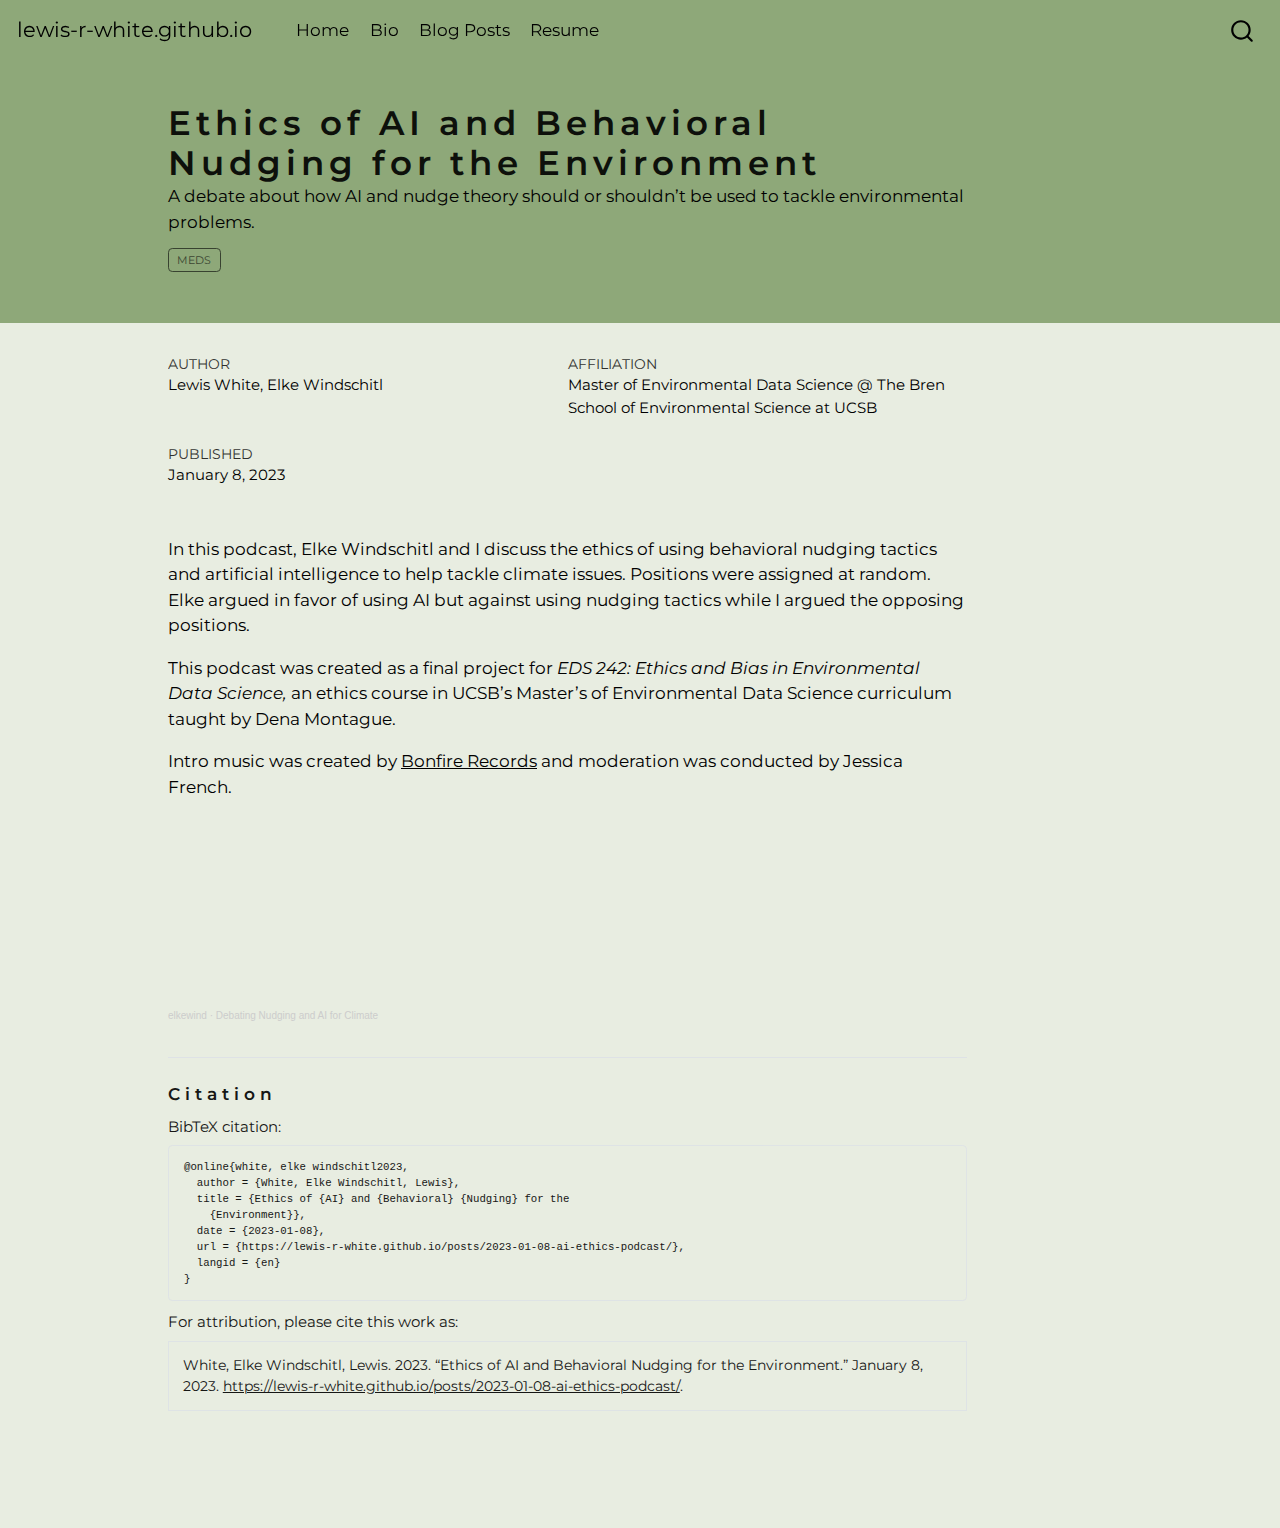
<file: docs/posts/2023-01-08-ai-ethics-podcast/index.html>
<!DOCTYPE html>
<html xmlns="http://www.w3.org/1999/xhtml" lang="en" xml:lang="en"><head>

<meta charset="utf-8">
<meta name="generator" content="quarto-1.3.450">

<meta name="viewport" content="width=device-width, initial-scale=1.0, user-scalable=yes">

<meta name="author" content="Lewis White, Elke Windschitl">
<meta name="dcterms.date" content="2023-01-08">
<meta name="description" content="A debate about how AI and nudge theory should or shouldn’t be used to tackle environmental problems.">

<title>lewis-r-white.github.io - Ethics of AI and Behavioral Nudging for the Environment</title>
<style>
code{white-space: pre-wrap;}
span.smallcaps{font-variant: small-caps;}
div.columns{display: flex; gap: min(4vw, 1.5em);}
div.column{flex: auto; overflow-x: auto;}
div.hanging-indent{margin-left: 1.5em; text-indent: -1.5em;}
ul.task-list{list-style: none;}
ul.task-list li input[type="checkbox"] {
  width: 0.8em;
  margin: 0 0.8em 0.2em -1em; /* quarto-specific, see https://github.com/quarto-dev/quarto-cli/issues/4556 */ 
  vertical-align: middle;
}
</style>


<script src="../../site_libs/quarto-nav/quarto-nav.js"></script>
<script src="../../site_libs/quarto-nav/headroom.min.js"></script>
<script src="../../site_libs/clipboard/clipboard.min.js"></script>
<script src="../../site_libs/quarto-search/autocomplete.umd.js"></script>
<script src="../../site_libs/quarto-search/fuse.min.js"></script>
<script src="../../site_libs/quarto-search/quarto-search.js"></script>
<meta name="quarto:offset" content="../../">
<script src="../../site_libs/quarto-html/quarto.js"></script>
<script src="../../site_libs/quarto-html/popper.min.js"></script>
<script src="../../site_libs/quarto-html/tippy.umd.min.js"></script>
<script src="../../site_libs/quarto-html/anchor.min.js"></script>
<link href="../../site_libs/quarto-html/tippy.css" rel="stylesheet">
<link href="../../site_libs/quarto-html/quarto-syntax-highlighting.css" rel="stylesheet" id="quarto-text-highlighting-styles">
<script src="../../site_libs/bootstrap/bootstrap.min.js"></script>
<link href="../../site_libs/bootstrap/bootstrap-icons.css" rel="stylesheet">
<link href="../../site_libs/bootstrap/bootstrap.min.css" rel="stylesheet" id="quarto-bootstrap" data-mode="light">
<script id="quarto-search-options" type="application/json">{
  "location": "navbar",
  "copy-button": false,
  "collapse-after": 3,
  "panel-placement": "end",
  "type": "overlay",
  "limit": 20,
  "language": {
    "search-no-results-text": "No results",
    "search-matching-documents-text": "matching documents",
    "search-copy-link-title": "Copy link to search",
    "search-hide-matches-text": "Hide additional matches",
    "search-more-match-text": "more match in this document",
    "search-more-matches-text": "more matches in this document",
    "search-clear-button-title": "Clear",
    "search-detached-cancel-button-title": "Cancel",
    "search-submit-button-title": "Submit",
    "search-label": "Search"
  }
}</script>


</head>

<body class="nav-fixed">

<div id="quarto-search-results"></div>
  <header id="quarto-header" class="headroom fixed-top">
    <nav class="navbar navbar-expand-lg navbar-dark ">
      <div class="navbar-container container-fluid">
      <div class="navbar-brand-container">
    <a class="navbar-brand" href="../../index.html">
    <span class="navbar-title">lewis-r-white.github.io</span>
    </a>
  </div>
            <div id="quarto-search" class="" title="Search"></div>
          <button class="navbar-toggler" type="button" data-bs-toggle="collapse" data-bs-target="#navbarCollapse" aria-controls="navbarCollapse" aria-expanded="false" aria-label="Toggle navigation" onclick="if (window.quartoToggleHeadroom) { window.quartoToggleHeadroom(); }">
  <span class="navbar-toggler-icon"></span>
</button>
          <div class="collapse navbar-collapse" id="navbarCollapse">
            <ul class="navbar-nav navbar-nav-scroll me-auto">
  <li class="nav-item">
    <a class="nav-link" href="../../index.html" rel="" target="">
 <span class="menu-text">Home</span></a>
  </li>  
  <li class="nav-item">
    <a class="nav-link" href="../../about.html" rel="" target="">
 <span class="menu-text">Bio</span></a>
  </li>  
  <li class="nav-item">
    <a class="nav-link" href="../../Posts.html" rel="" target="">
 <span class="menu-text">Blog Posts</span></a>
  </li>  
  <li class="nav-item">
    <a class="nav-link" href="../../lewis_white_resume.pdf" rel="" target="">
 <span class="menu-text">Resume</span></a>
  </li>  
</ul>
            <div class="quarto-navbar-tools ms-auto">
</div>
          </div> <!-- /navcollapse -->
      </div> <!-- /container-fluid -->
    </nav>
</header>
<!-- content -->
<header id="title-block-header" class="quarto-title-block default page-columns page-full">
  <div class="quarto-title-banner page-columns page-full">
    <div class="quarto-title column-body">
      <h1 class="title">Ethics of AI and Behavioral Nudging for the Environment</h1>
                  <div>
        <div class="description">
          A debate about how AI and nudge theory should or shouldn’t be used to tackle environmental problems.
        </div>
      </div>
                          <div class="quarto-categories">
                <div class="quarto-category">MEDS</div>
              </div>
                  </div>
  </div>
    
  <div class="quarto-title-meta-author">
    <div class="quarto-title-meta-heading">Author</div>
    <div class="quarto-title-meta-heading">Affiliation</div>
    
      <div class="quarto-title-meta-contents">
      <p class="author"><a href="https://lewis-r-white.github.io/">Lewis White, Elke Windschitl</a> </p>
    </div>
      <div class="quarto-title-meta-contents">
          <p class="affiliation">
              Master of Environmental Data Science @ The Bren School of Environmental Science at UCSB
            </p>
        </div>
      </div>

  <div class="quarto-title-meta">

        
      <div>
      <div class="quarto-title-meta-heading">Published</div>
      <div class="quarto-title-meta-contents">
        <p class="date">January 8, 2023</p>
      </div>
    </div>
    
      
    </div>
    
  
  </header><div id="quarto-content" class="quarto-container page-columns page-rows-contents page-layout-article page-navbar">
<!-- sidebar -->
<!-- margin-sidebar -->
    <div id="quarto-margin-sidebar" class="sidebar margin-sidebar">
        
    </div>
<!-- main -->
<main class="content quarto-banner-title-block" id="quarto-document-content">




<p>In this podcast, Elke Windschitl and I discuss the ethics of using behavioral nudging tactics and artificial intelligence to help tackle climate issues. Positions were assigned at random. Elke argued in favor of using AI but against using nudging tactics while I argued the opposing positions.</p>
<p>This podcast was created as a final project for <em>EDS 242: Ethics and Bias in Environmental Data Science,</em> an ethics course in UCSB’s Master’s of Environmental Data Science curriculum taught by Dena Montague.</p>
<p>Intro music was created by <a href="https://bonfirerecords.com/">Bonfire Records</a> and moderation was conducted by Jessica French.</p>
<iframe width="100%" height="166" scrolling="no" frameborder="no" allow="autoplay" src="https://w.soundcloud.com/player/?url=https%3A//api.soundcloud.com/tracks/1411928449&amp;color=%23ac7c60&amp;auto_play=false&amp;hide_related=false&amp;show_comments=true&amp;show_user=true&amp;show_reposts=false&amp;show_teaser=true">
</iframe>
<div style="font-size: 10px; color: #cccccc;line-break: anywhere;word-break: normal;overflow: hidden;white-space: nowrap;text-overflow: ellipsis; font-family: Interstate,Lucida Grande,Lucida Sans Unicode,Lucida Sans,Garuda,Verdana,Tahoma,sans-serif;font-weight: 100;">
<a href="https://soundcloud.com/user-613180964" title="elkewind" target="_blank" style="color: #cccccc; text-decoration: none;">elkewind</a> · <a href="https://soundcloud.com/user-613180964/debating-nudging-and-ai-for-climate" title="Debating Nudging and AI for Climate" target="_blank" style="color: #cccccc; text-decoration: none;">Debating Nudging and AI for Climate</a>
</div>



<div id="quarto-appendix" class="default"><section class="quarto-appendix-contents"><h2 class="anchored quarto-appendix-heading">Citation</h2><div><div class="quarto-appendix-secondary-label">BibTeX citation:</div><pre class="sourceCode code-with-copy quarto-appendix-bibtex"><code class="sourceCode bibtex">@online{white, elke windschitl2023,
  author = {White, Elke Windschitl, Lewis},
  title = {Ethics of {AI} and {Behavioral} {Nudging} for the
    {Environment}},
  date = {2023-01-08},
  url = {https://lewis-r-white.github.io/posts/2023-01-08-ai-ethics-podcast/},
  langid = {en}
}
</code><button title="Copy to Clipboard" class="code-copy-button"><i class="bi"></i></button></pre><div class="quarto-appendix-secondary-label">For attribution, please cite this work as:</div><div id="ref-white, elke windschitl2023" class="csl-entry quarto-appendix-citeas" role="listitem">
White, Elke Windschitl, Lewis. 2023. <span>“Ethics of AI and Behavioral
Nudging for the Environment.”</span> January 8, 2023. <a href="https://lewis-r-white.github.io/posts/2023-01-08-ai-ethics-podcast/">https://lewis-r-white.github.io/posts/2023-01-08-ai-ethics-podcast/</a>.
</div></div></section></div></main> <!-- /main -->
<script id="quarto-html-after-body" type="application/javascript">
window.document.addEventListener("DOMContentLoaded", function (event) {
  const toggleBodyColorMode = (bsSheetEl) => {
    const mode = bsSheetEl.getAttribute("data-mode");
    const bodyEl = window.document.querySelector("body");
    if (mode === "dark") {
      bodyEl.classList.add("quarto-dark");
      bodyEl.classList.remove("quarto-light");
    } else {
      bodyEl.classList.add("quarto-light");
      bodyEl.classList.remove("quarto-dark");
    }
  }
  const toggleBodyColorPrimary = () => {
    const bsSheetEl = window.document.querySelector("link#quarto-bootstrap");
    if (bsSheetEl) {
      toggleBodyColorMode(bsSheetEl);
    }
  }
  toggleBodyColorPrimary();  
  const icon = "";
  const anchorJS = new window.AnchorJS();
  anchorJS.options = {
    placement: 'right',
    icon: icon
  };
  anchorJS.add('.anchored');
  const isCodeAnnotation = (el) => {
    for (const clz of el.classList) {
      if (clz.startsWith('code-annotation-')) {                     
        return true;
      }
    }
    return false;
  }
  const clipboard = new window.ClipboardJS('.code-copy-button', {
    text: function(trigger) {
      const codeEl = trigger.previousElementSibling.cloneNode(true);
      for (const childEl of codeEl.children) {
        if (isCodeAnnotation(childEl)) {
          childEl.remove();
        }
      }
      return codeEl.innerText;
    }
  });
  clipboard.on('success', function(e) {
    // button target
    const button = e.trigger;
    // don't keep focus
    button.blur();
    // flash "checked"
    button.classList.add('code-copy-button-checked');
    var currentTitle = button.getAttribute("title");
    button.setAttribute("title", "Copied!");
    let tooltip;
    if (window.bootstrap) {
      button.setAttribute("data-bs-toggle", "tooltip");
      button.setAttribute("data-bs-placement", "left");
      button.setAttribute("data-bs-title", "Copied!");
      tooltip = new bootstrap.Tooltip(button, 
        { trigger: "manual", 
          customClass: "code-copy-button-tooltip",
          offset: [0, -8]});
      tooltip.show();    
    }
    setTimeout(function() {
      if (tooltip) {
        tooltip.hide();
        button.removeAttribute("data-bs-title");
        button.removeAttribute("data-bs-toggle");
        button.removeAttribute("data-bs-placement");
      }
      button.setAttribute("title", currentTitle);
      button.classList.remove('code-copy-button-checked');
    }, 1000);
    // clear code selection
    e.clearSelection();
  });
  function tippyHover(el, contentFn) {
    const config = {
      allowHTML: true,
      content: contentFn,
      maxWidth: 500,
      delay: 100,
      arrow: false,
      appendTo: function(el) {
          return el.parentElement;
      },
      interactive: true,
      interactiveBorder: 10,
      theme: 'quarto',
      placement: 'bottom-start'
    };
    window.tippy(el, config); 
  }
  const noterefs = window.document.querySelectorAll('a[role="doc-noteref"]');
  for (var i=0; i<noterefs.length; i++) {
    const ref = noterefs[i];
    tippyHover(ref, function() {
      // use id or data attribute instead here
      let href = ref.getAttribute('data-footnote-href') || ref.getAttribute('href');
      try { href = new URL(href).hash; } catch {}
      const id = href.replace(/^#\/?/, "");
      const note = window.document.getElementById(id);
      return note.innerHTML;
    });
  }
      let selectedAnnoteEl;
      const selectorForAnnotation = ( cell, annotation) => {
        let cellAttr = 'data-code-cell="' + cell + '"';
        let lineAttr = 'data-code-annotation="' +  annotation + '"';
        const selector = 'span[' + cellAttr + '][' + lineAttr + ']';
        return selector;
      }
      const selectCodeLines = (annoteEl) => {
        const doc = window.document;
        const targetCell = annoteEl.getAttribute("data-target-cell");
        const targetAnnotation = annoteEl.getAttribute("data-target-annotation");
        const annoteSpan = window.document.querySelector(selectorForAnnotation(targetCell, targetAnnotation));
        const lines = annoteSpan.getAttribute("data-code-lines").split(",");
        const lineIds = lines.map((line) => {
          return targetCell + "-" + line;
        })
        let top = null;
        let height = null;
        let parent = null;
        if (lineIds.length > 0) {
            //compute the position of the single el (top and bottom and make a div)
            const el = window.document.getElementById(lineIds[0]);
            top = el.offsetTop;
            height = el.offsetHeight;
            parent = el.parentElement.parentElement;
          if (lineIds.length > 1) {
            const lastEl = window.document.getElementById(lineIds[lineIds.length - 1]);
            const bottom = lastEl.offsetTop + lastEl.offsetHeight;
            height = bottom - top;
          }
          if (top !== null && height !== null && parent !== null) {
            // cook up a div (if necessary) and position it 
            let div = window.document.getElementById("code-annotation-line-highlight");
            if (div === null) {
              div = window.document.createElement("div");
              div.setAttribute("id", "code-annotation-line-highlight");
              div.style.position = 'absolute';
              parent.appendChild(div);
            }
            div.style.top = top - 2 + "px";
            div.style.height = height + 4 + "px";
            let gutterDiv = window.document.getElementById("code-annotation-line-highlight-gutter");
            if (gutterDiv === null) {
              gutterDiv = window.document.createElement("div");
              gutterDiv.setAttribute("id", "code-annotation-line-highlight-gutter");
              gutterDiv.style.position = 'absolute';
              const codeCell = window.document.getElementById(targetCell);
              const gutter = codeCell.querySelector('.code-annotation-gutter');
              gutter.appendChild(gutterDiv);
            }
            gutterDiv.style.top = top - 2 + "px";
            gutterDiv.style.height = height + 4 + "px";
          }
          selectedAnnoteEl = annoteEl;
        }
      };
      const unselectCodeLines = () => {
        const elementsIds = ["code-annotation-line-highlight", "code-annotation-line-highlight-gutter"];
        elementsIds.forEach((elId) => {
          const div = window.document.getElementById(elId);
          if (div) {
            div.remove();
          }
        });
        selectedAnnoteEl = undefined;
      };
      // Attach click handler to the DT
      const annoteDls = window.document.querySelectorAll('dt[data-target-cell]');
      for (const annoteDlNode of annoteDls) {
        annoteDlNode.addEventListener('click', (event) => {
          const clickedEl = event.target;
          if (clickedEl !== selectedAnnoteEl) {
            unselectCodeLines();
            const activeEl = window.document.querySelector('dt[data-target-cell].code-annotation-active');
            if (activeEl) {
              activeEl.classList.remove('code-annotation-active');
            }
            selectCodeLines(clickedEl);
            clickedEl.classList.add('code-annotation-active');
          } else {
            // Unselect the line
            unselectCodeLines();
            clickedEl.classList.remove('code-annotation-active');
          }
        });
      }
  const findCites = (el) => {
    const parentEl = el.parentElement;
    if (parentEl) {
      const cites = parentEl.dataset.cites;
      if (cites) {
        return {
          el,
          cites: cites.split(' ')
        };
      } else {
        return findCites(el.parentElement)
      }
    } else {
      return undefined;
    }
  };
  var bibliorefs = window.document.querySelectorAll('a[role="doc-biblioref"]');
  for (var i=0; i<bibliorefs.length; i++) {
    const ref = bibliorefs[i];
    const citeInfo = findCites(ref);
    if (citeInfo) {
      tippyHover(citeInfo.el, function() {
        var popup = window.document.createElement('div');
        citeInfo.cites.forEach(function(cite) {
          var citeDiv = window.document.createElement('div');
          citeDiv.classList.add('hanging-indent');
          citeDiv.classList.add('csl-entry');
          var biblioDiv = window.document.getElementById('ref-' + cite);
          if (biblioDiv) {
            citeDiv.innerHTML = biblioDiv.innerHTML;
          }
          popup.appendChild(citeDiv);
        });
        return popup.innerHTML;
      });
    }
  }
});
</script>
</div> <!-- /content -->



</body></html>
</file>
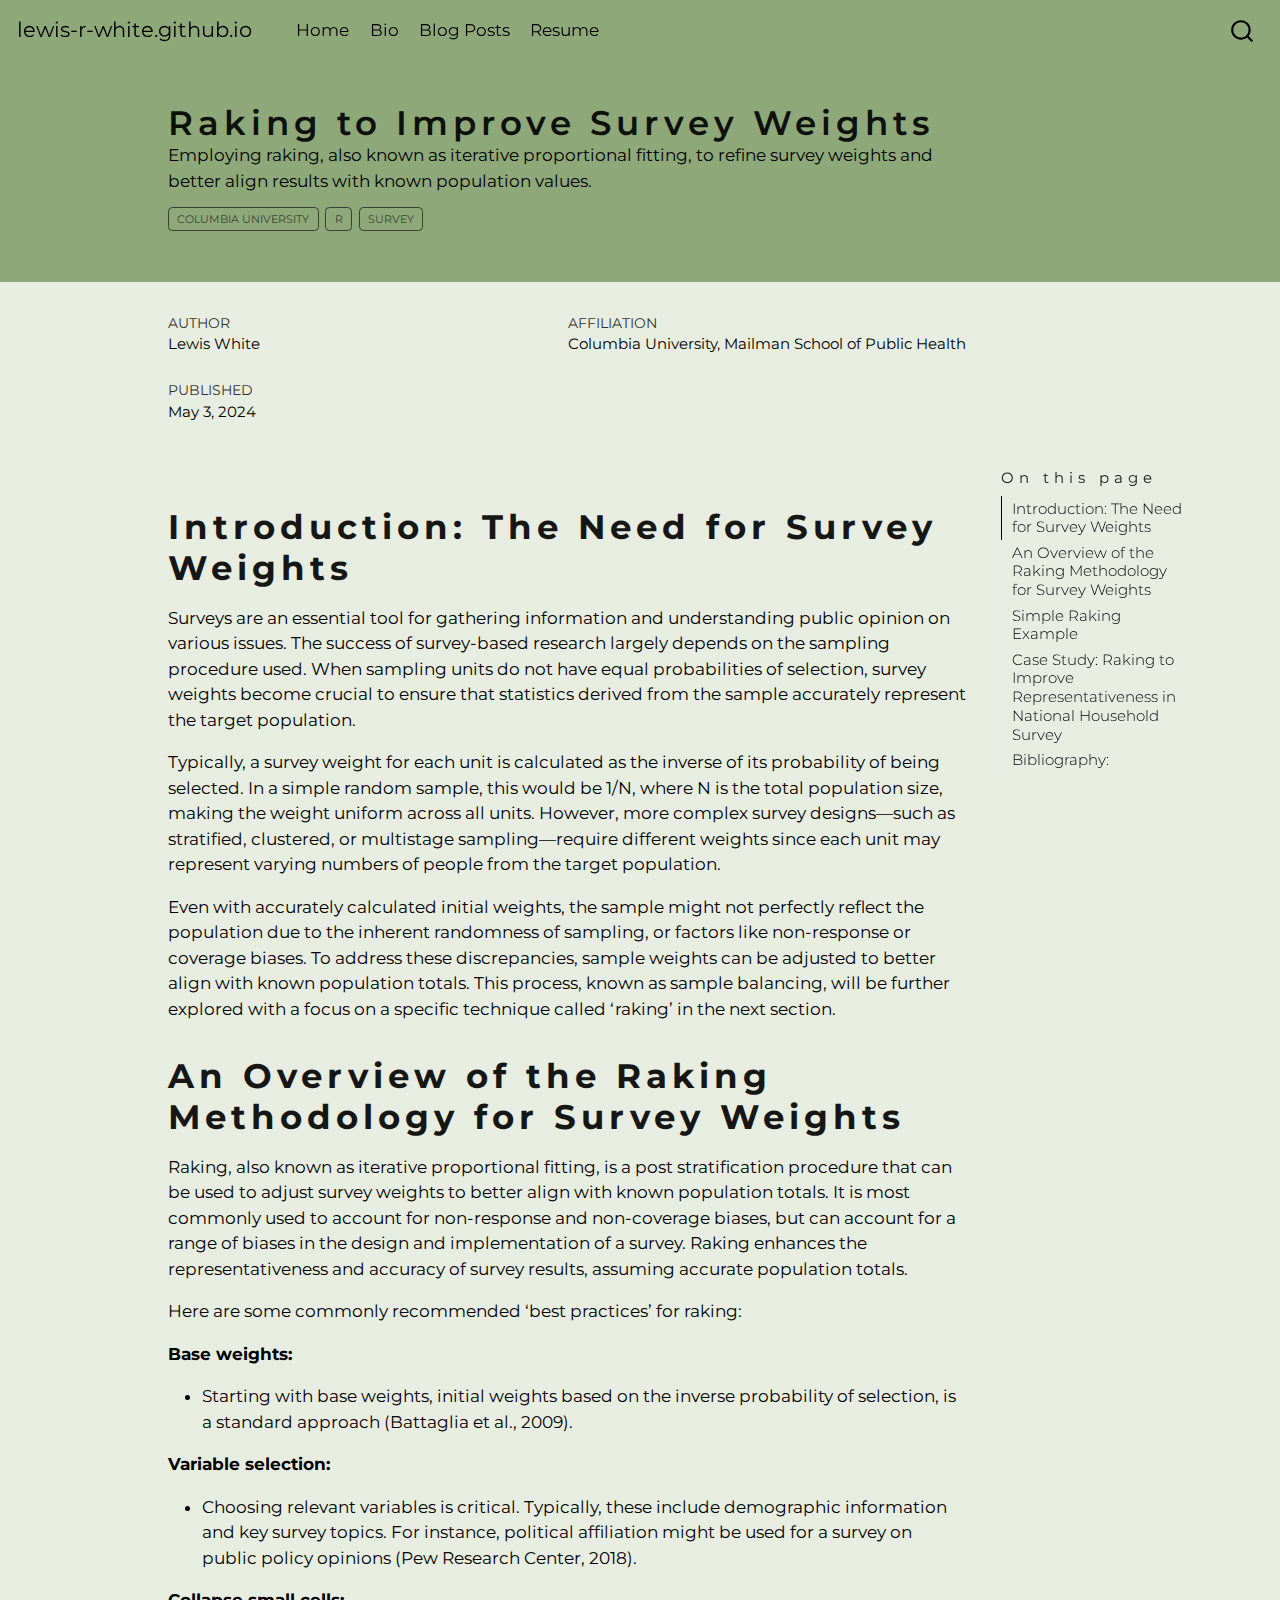
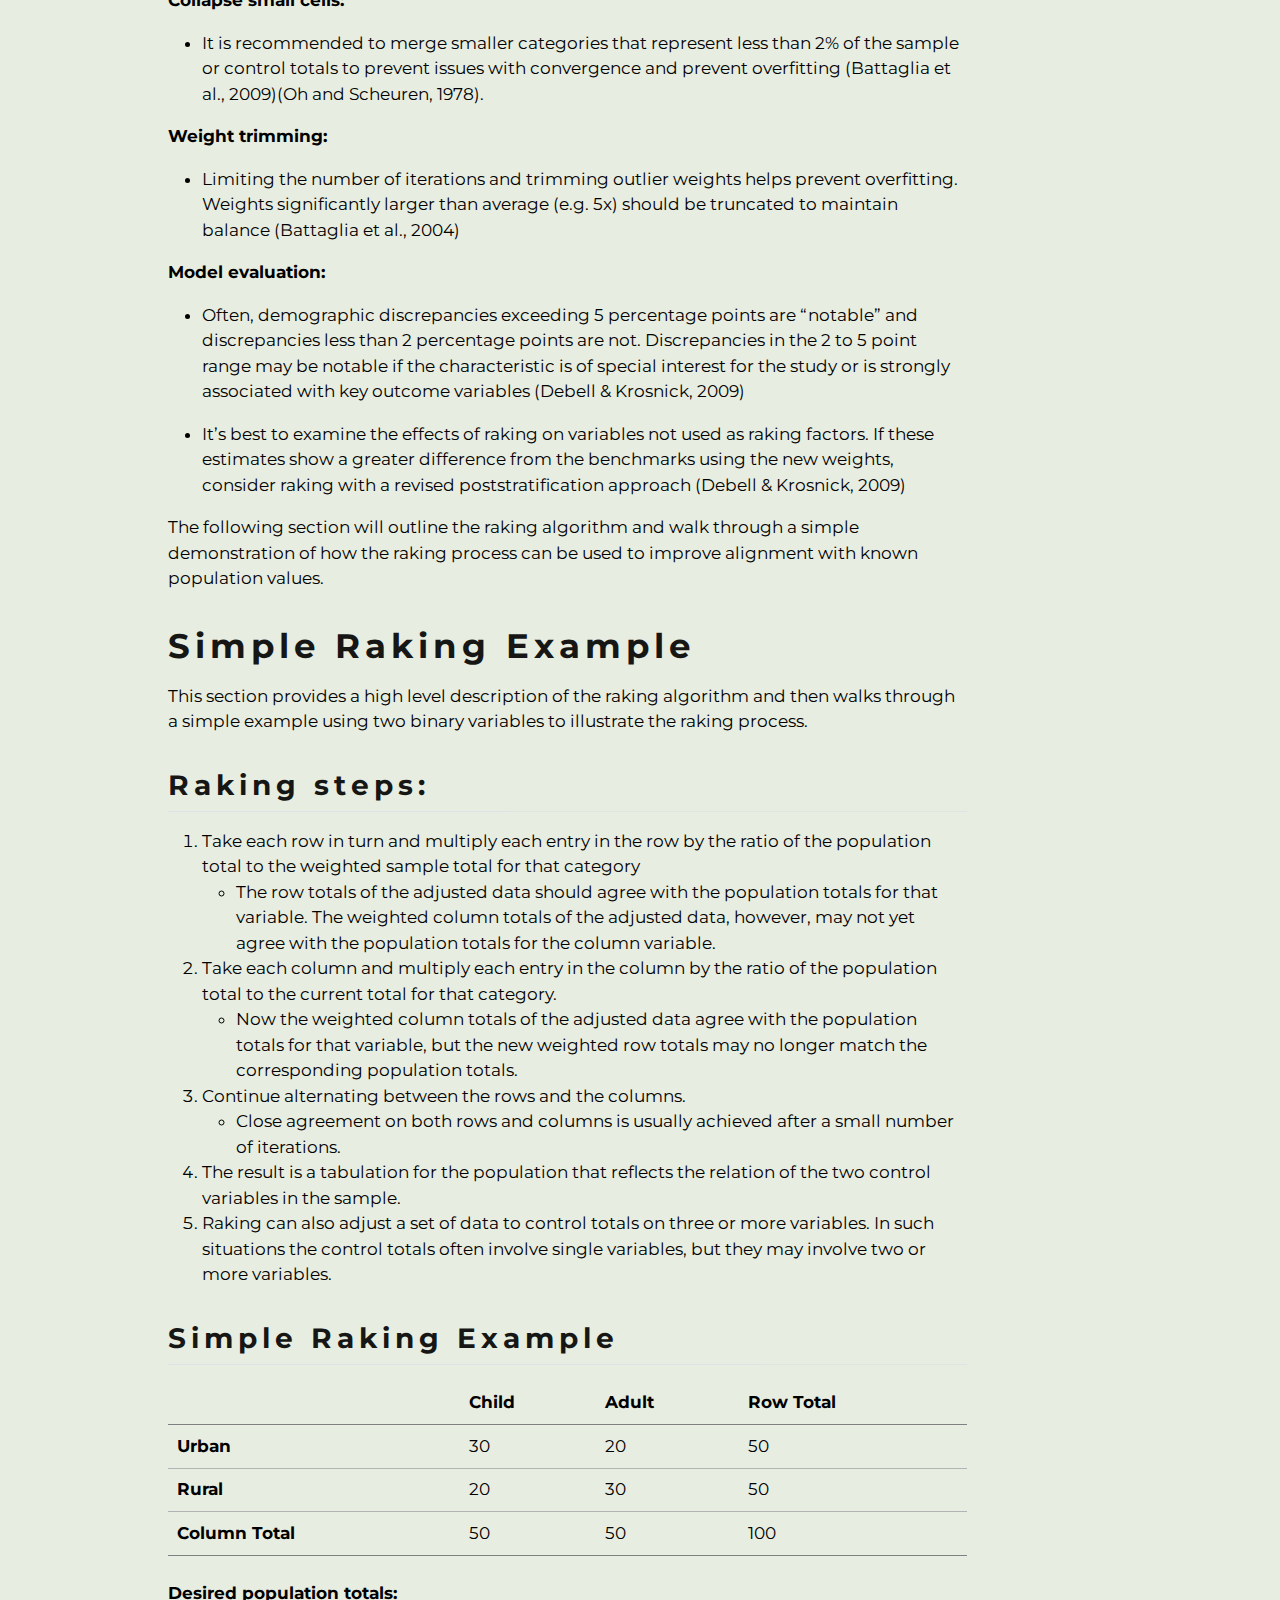
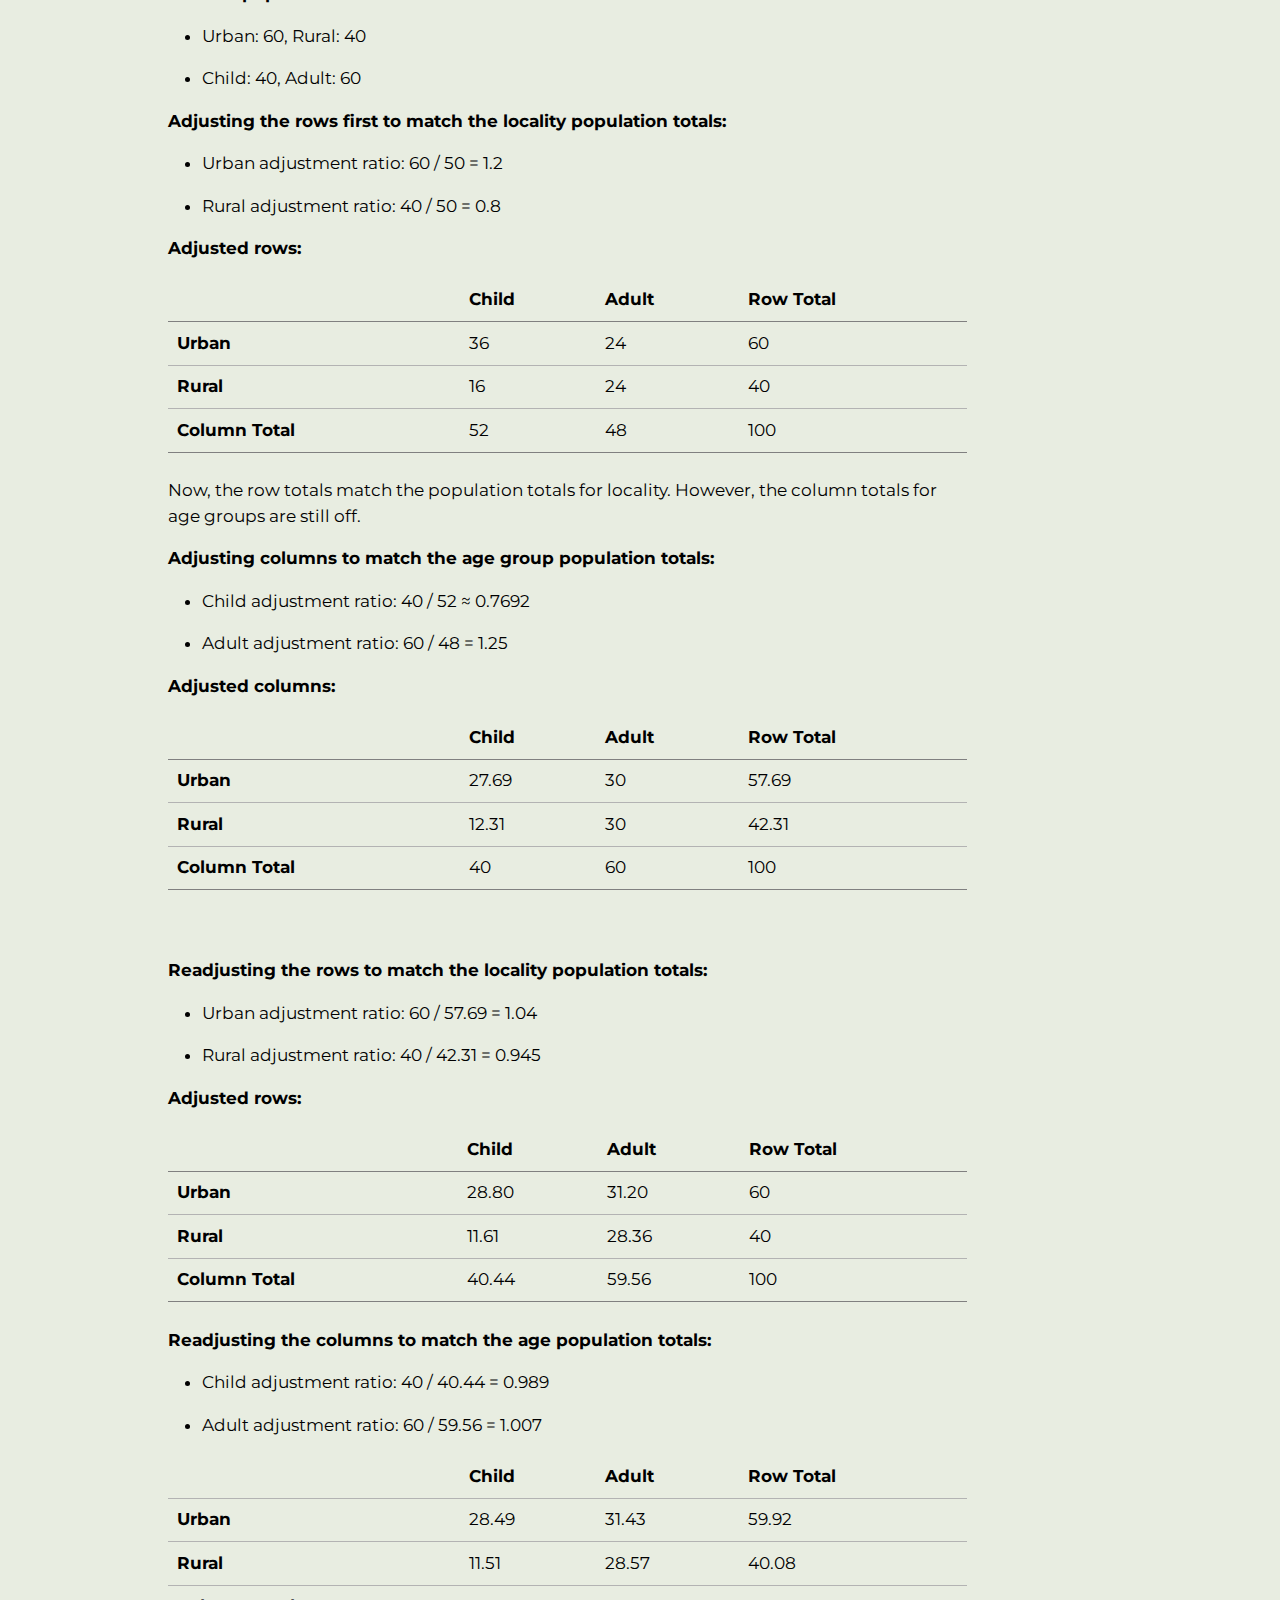
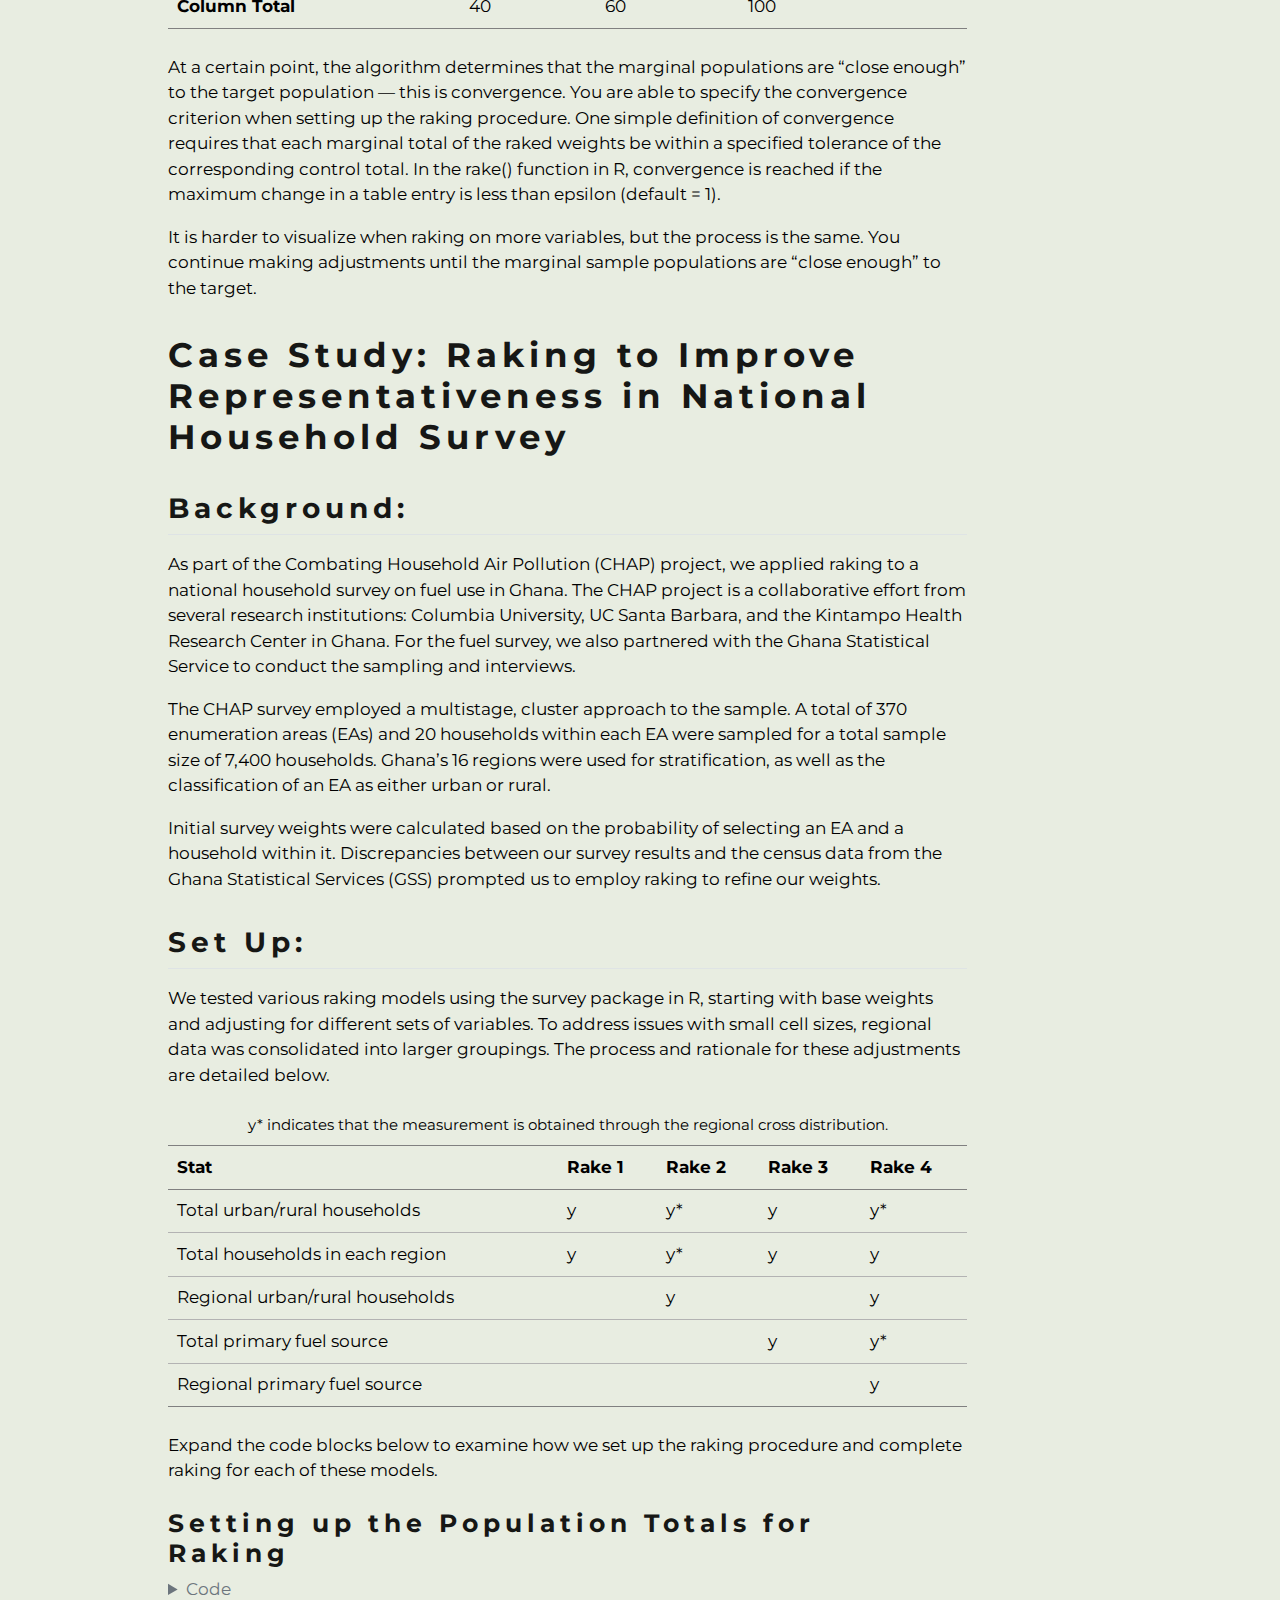
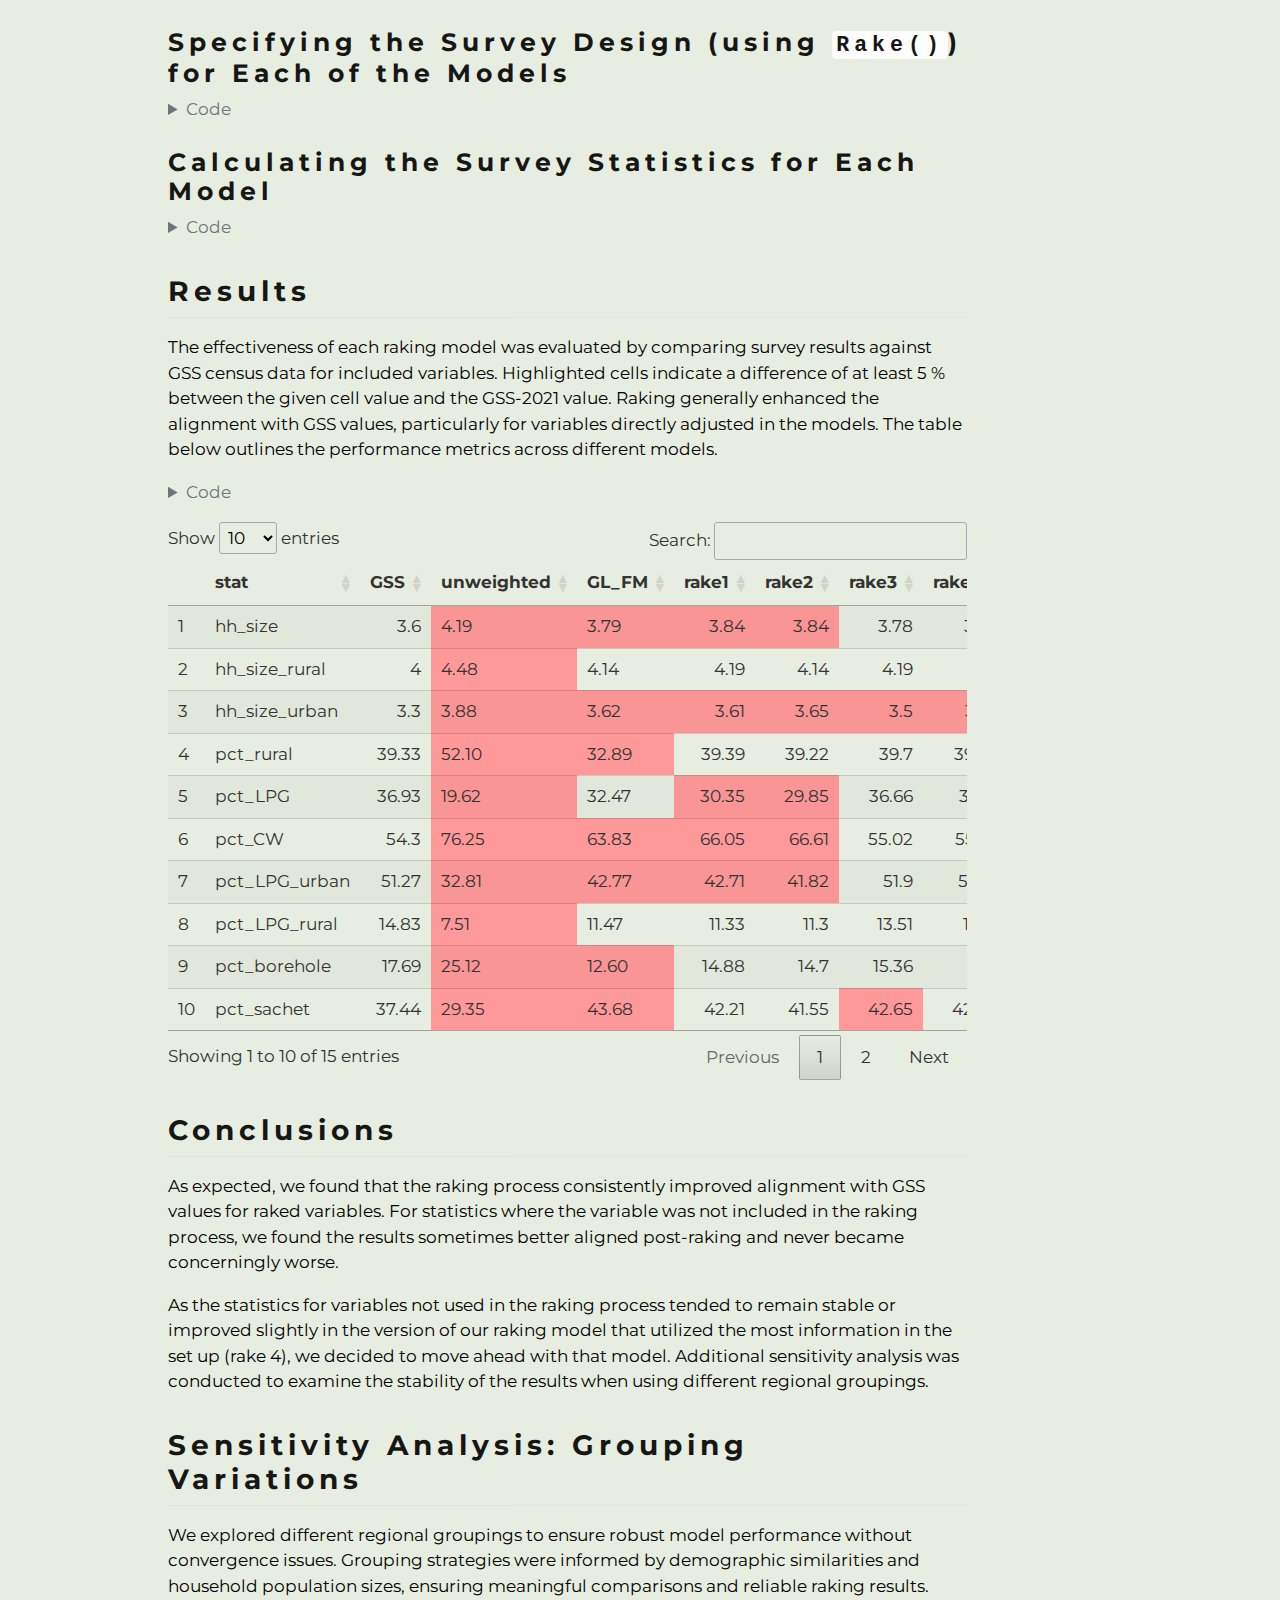
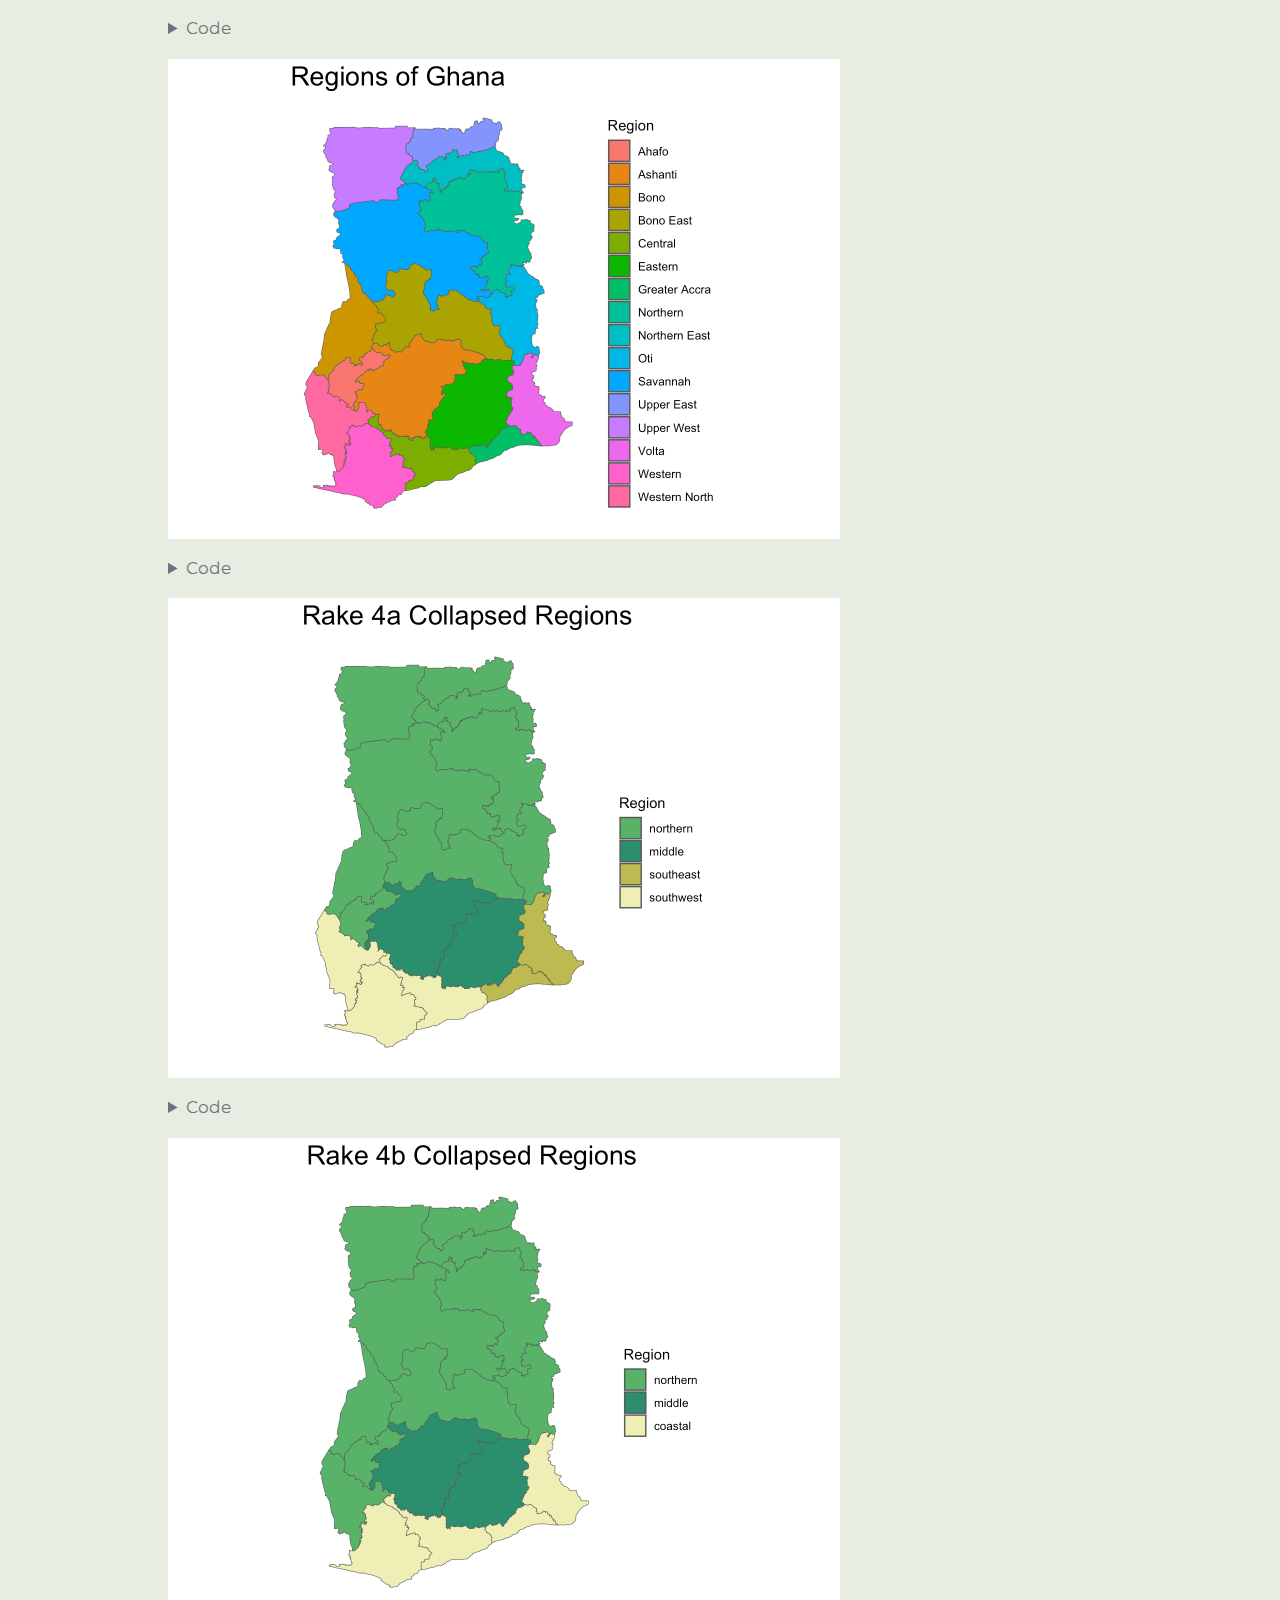
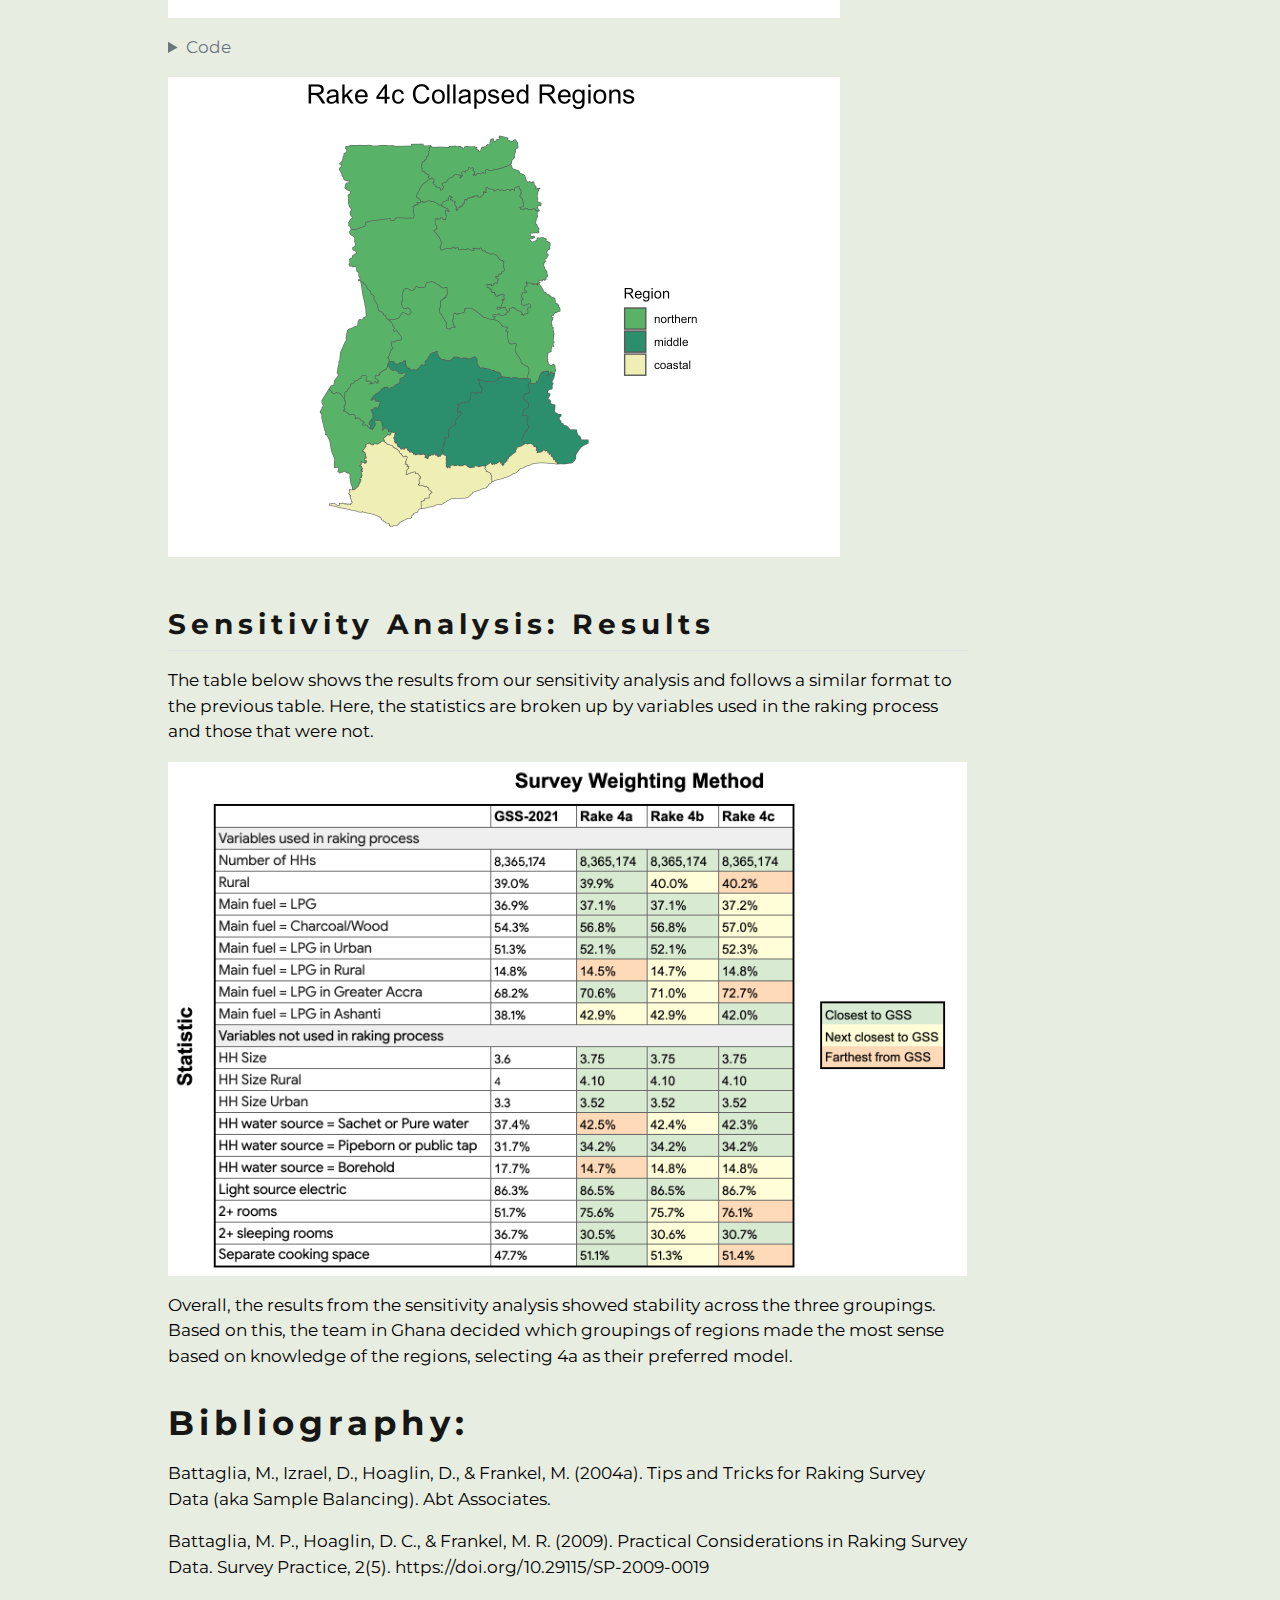
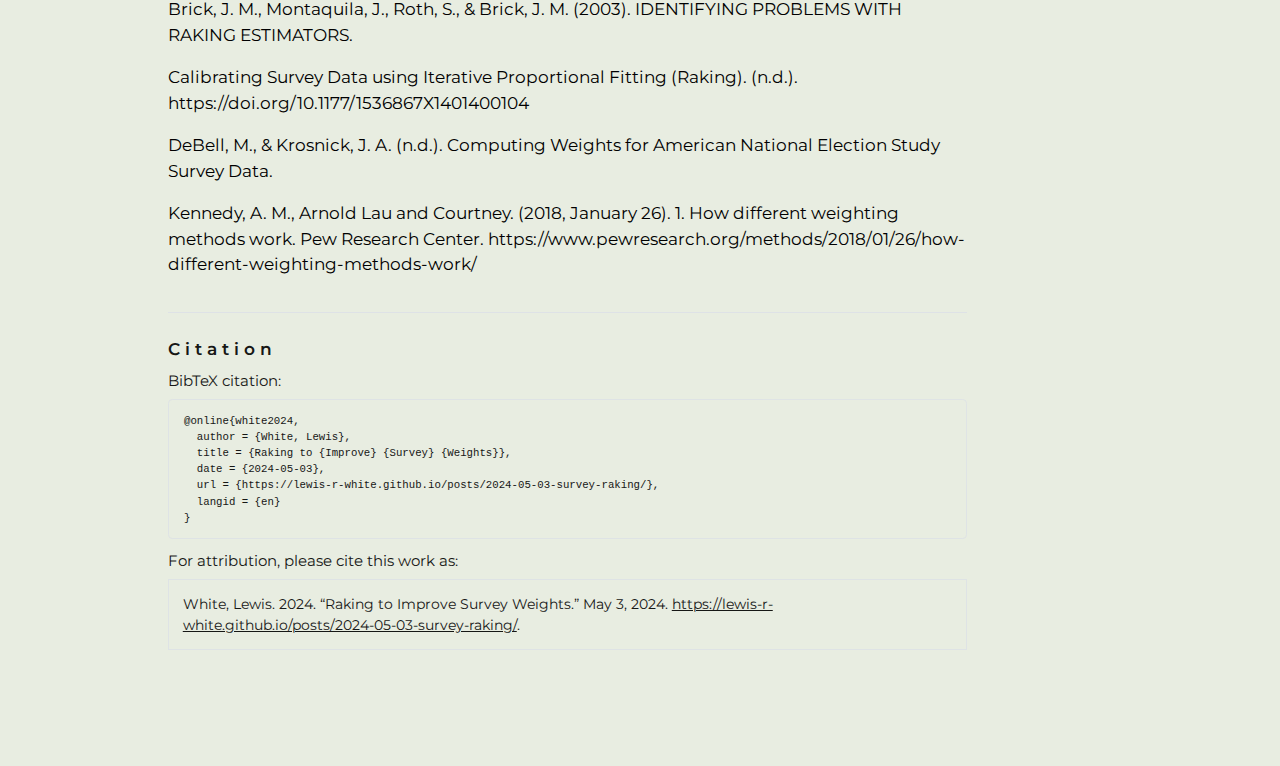
<file: docs/posts/2024-05-03-survey-raking/index.html>
<!DOCTYPE html>
<html xmlns="http://www.w3.org/1999/xhtml" lang="en" xml:lang="en"><head>

<meta charset="utf-8">
<meta name="generator" content="quarto-1.3.450">

<meta name="viewport" content="width=device-width, initial-scale=1.0, user-scalable=yes">

<meta name="author" content="Lewis White">
<meta name="dcterms.date" content="2024-05-03">
<meta name="description" content="Employing raking, also known as iterative proportional fitting, to refine survey weights and better align results with known population values.">

<title>lewis-r-white.github.io - Raking to Improve Survey Weights</title>
<style>
code{white-space: pre-wrap;}
span.smallcaps{font-variant: small-caps;}
div.columns{display: flex; gap: min(4vw, 1.5em);}
div.column{flex: auto; overflow-x: auto;}
div.hanging-indent{margin-left: 1.5em; text-indent: -1.5em;}
ul.task-list{list-style: none;}
ul.task-list li input[type="checkbox"] {
  width: 0.8em;
  margin: 0 0.8em 0.2em -1em; /* quarto-specific, see https://github.com/quarto-dev/quarto-cli/issues/4556 */ 
  vertical-align: middle;
}
/* CSS for syntax highlighting */
pre > code.sourceCode { white-space: pre; position: relative; }
pre > code.sourceCode > span { display: inline-block; line-height: 1.25; }
pre > code.sourceCode > span:empty { height: 1.2em; }
.sourceCode { overflow: visible; }
code.sourceCode > span { color: inherit; text-decoration: inherit; }
div.sourceCode { margin: 1em 0; }
pre.sourceCode { margin: 0; }
@media screen {
div.sourceCode { overflow: auto; }
}
@media print {
pre > code.sourceCode { white-space: pre-wrap; }
pre > code.sourceCode > span { text-indent: -5em; padding-left: 5em; }
}
pre.numberSource code
  { counter-reset: source-line 0; }
pre.numberSource code > span
  { position: relative; left: -4em; counter-increment: source-line; }
pre.numberSource code > span > a:first-child::before
  { content: counter(source-line);
    position: relative; left: -1em; text-align: right; vertical-align: baseline;
    border: none; display: inline-block;
    -webkit-touch-callout: none; -webkit-user-select: none;
    -khtml-user-select: none; -moz-user-select: none;
    -ms-user-select: none; user-select: none;
    padding: 0 4px; width: 4em;
  }
pre.numberSource { margin-left: 3em;  padding-left: 4px; }
div.sourceCode
  {   }
@media screen {
pre > code.sourceCode > span > a:first-child::before { text-decoration: underline; }
}
</style>


<script src="../../site_libs/quarto-nav/quarto-nav.js"></script>
<script src="../../site_libs/quarto-nav/headroom.min.js"></script>
<script src="../../site_libs/clipboard/clipboard.min.js"></script>
<script src="../../site_libs/quarto-search/autocomplete.umd.js"></script>
<script src="../../site_libs/quarto-search/fuse.min.js"></script>
<script src="../../site_libs/quarto-search/quarto-search.js"></script>
<meta name="quarto:offset" content="../../">
<script src="../../site_libs/quarto-html/quarto.js"></script>
<script src="../../site_libs/quarto-html/popper.min.js"></script>
<script src="../../site_libs/quarto-html/tippy.umd.min.js"></script>
<script src="../../site_libs/quarto-html/anchor.min.js"></script>
<link href="../../site_libs/quarto-html/tippy.css" rel="stylesheet">
<link href="../../site_libs/quarto-html/quarto-syntax-highlighting.css" rel="stylesheet" id="quarto-text-highlighting-styles">
<script src="../../site_libs/bootstrap/bootstrap.min.js"></script>
<link href="../../site_libs/bootstrap/bootstrap-icons.css" rel="stylesheet">
<link href="../../site_libs/bootstrap/bootstrap.min.css" rel="stylesheet" id="quarto-bootstrap" data-mode="light">
<script id="quarto-search-options" type="application/json">{
  "location": "navbar",
  "copy-button": false,
  "collapse-after": 3,
  "panel-placement": "end",
  "type": "overlay",
  "limit": 20,
  "language": {
    "search-no-results-text": "No results",
    "search-matching-documents-text": "matching documents",
    "search-copy-link-title": "Copy link to search",
    "search-hide-matches-text": "Hide additional matches",
    "search-more-match-text": "more match in this document",
    "search-more-matches-text": "more matches in this document",
    "search-clear-button-title": "Clear",
    "search-detached-cancel-button-title": "Cancel",
    "search-submit-button-title": "Submit",
    "search-label": "Search"
  }
}</script>

<script src="../../site_libs/htmlwidgets-1.6.1/htmlwidgets.js"></script>
<link href="../../site_libs/datatables-css-0.0.0/datatables-crosstalk.css" rel="stylesheet">
<script src="../../site_libs/datatables-binding-0.27/datatables.js"></script>
<script src="../../site_libs/jquery-3.6.0/jquery-3.6.0.min.js"></script>
<link href="../../site_libs/dt-core-1.12.1/css/jquery.dataTables.min.css" rel="stylesheet">
<link href="../../site_libs/dt-core-1.12.1/css/jquery.dataTables.extra.css" rel="stylesheet">
<script src="../../site_libs/dt-core-1.12.1/js/jquery.dataTables.min.js"></script>
<link href="../../site_libs/crosstalk-1.2.0/css/crosstalk.min.css" rel="stylesheet">
<script src="../../site_libs/crosstalk-1.2.0/js/crosstalk.min.js"></script>


</head>

<body class="nav-fixed">

<div id="quarto-search-results"></div>
  <header id="quarto-header" class="headroom fixed-top">
    <nav class="navbar navbar-expand-lg navbar-dark ">
      <div class="navbar-container container-fluid">
      <div class="navbar-brand-container">
    <a class="navbar-brand" href="../../index.html">
    <span class="navbar-title">lewis-r-white.github.io</span>
    </a>
  </div>
            <div id="quarto-search" class="" title="Search"></div>
          <button class="navbar-toggler" type="button" data-bs-toggle="collapse" data-bs-target="#navbarCollapse" aria-controls="navbarCollapse" aria-expanded="false" aria-label="Toggle navigation" onclick="if (window.quartoToggleHeadroom) { window.quartoToggleHeadroom(); }">
  <span class="navbar-toggler-icon"></span>
</button>
          <div class="collapse navbar-collapse" id="navbarCollapse">
            <ul class="navbar-nav navbar-nav-scroll me-auto">
  <li class="nav-item">
    <a class="nav-link" href="../../index.html" rel="" target="">
 <span class="menu-text">Home</span></a>
  </li>  
  <li class="nav-item">
    <a class="nav-link" href="../../about.html" rel="" target="">
 <span class="menu-text">Bio</span></a>
  </li>  
  <li class="nav-item">
    <a class="nav-link" href="../../Posts.html" rel="" target="">
 <span class="menu-text">Blog Posts</span></a>
  </li>  
  <li class="nav-item">
    <a class="nav-link" href="../../lewis_white_resume.pdf" rel="" target="">
 <span class="menu-text">Resume</span></a>
  </li>  
</ul>
            <div class="quarto-navbar-tools ms-auto">
</div>
          </div> <!-- /navcollapse -->
      </div> <!-- /container-fluid -->
    </nav>
</header>
<!-- content -->
<header id="title-block-header" class="quarto-title-block default page-columns page-full">
  <div class="quarto-title-banner page-columns page-full">
    <div class="quarto-title column-body">
      <h1 class="title">Raking to Improve Survey Weights</h1>
                  <div>
        <div class="description">
          Employing raking, also known as iterative proportional fitting, to refine survey weights and better align results with known population values.
        </div>
      </div>
                          <div class="quarto-categories">
                <div class="quarto-category">Columbia University</div>
                <div class="quarto-category">R</div>
                <div class="quarto-category">Survey</div>
              </div>
                  </div>
  </div>
    
  <div class="quarto-title-meta-author">
    <div class="quarto-title-meta-heading">Author</div>
    <div class="quarto-title-meta-heading">Affiliation</div>
    
      <div class="quarto-title-meta-contents">
      <p class="author"><a href="https://lewis-r-white.github.io/">Lewis White</a> </p>
    </div>
      <div class="quarto-title-meta-contents">
          <p class="affiliation">
              Columbia University, Mailman School of Public Health
            </p>
        </div>
      </div>

  <div class="quarto-title-meta">

        
      <div>
      <div class="quarto-title-meta-heading">Published</div>
      <div class="quarto-title-meta-contents">
        <p class="date">May 3, 2024</p>
      </div>
    </div>
    
      
    </div>
    
  
  </header><div id="quarto-content" class="quarto-container page-columns page-rows-contents page-layout-article page-navbar">
<!-- sidebar -->
<!-- margin-sidebar -->
    <div id="quarto-margin-sidebar" class="sidebar margin-sidebar">
        <nav id="TOC" role="doc-toc" class="toc-active">
    <h2 id="toc-title">On this page</h2>
   
  <ul>
  <li><a href="#introduction-the-need-for-survey-weights" id="toc-introduction-the-need-for-survey-weights" class="nav-link active" data-scroll-target="#introduction-the-need-for-survey-weights">Introduction: The Need for Survey Weights</a></li>
  <li><a href="#an-overview-of-the-raking-methodology-for-survey-weights" id="toc-an-overview-of-the-raking-methodology-for-survey-weights" class="nav-link" data-scroll-target="#an-overview-of-the-raking-methodology-for-survey-weights">An Overview of the Raking Methodology for Survey Weights</a></li>
  <li><a href="#simple-raking-example" id="toc-simple-raking-example" class="nav-link" data-scroll-target="#simple-raking-example">Simple Raking Example</a>
  <ul class="collapse">
  <li><a href="#raking-steps" id="toc-raking-steps" class="nav-link" data-scroll-target="#raking-steps">Raking steps:</a></li>
  <li><a href="#simple-raking-example-1" id="toc-simple-raking-example-1" class="nav-link" data-scroll-target="#simple-raking-example-1">Simple Raking Example</a></li>
  </ul></li>
  <li><a href="#case-study-raking-to-improve-representativeness-in-national-household-survey" id="toc-case-study-raking-to-improve-representativeness-in-national-household-survey" class="nav-link" data-scroll-target="#case-study-raking-to-improve-representativeness-in-national-household-survey">Case Study: Raking to Improve Representativeness in National Household Survey</a>
  <ul class="collapse">
  <li><a href="#background" id="toc-background" class="nav-link" data-scroll-target="#background">Background:</a></li>
  <li><a href="#set-up" id="toc-set-up" class="nav-link" data-scroll-target="#set-up">Set Up:</a>
  <ul class="collapse">
  <li><a href="#setting-up-the-population-totals-for-raking" id="toc-setting-up-the-population-totals-for-raking" class="nav-link" data-scroll-target="#setting-up-the-population-totals-for-raking">Setting up the Population Totals for Raking</a></li>
  <li><a href="#specifying-the-survey-design-using-rake-for-each-of-the-models" id="toc-specifying-the-survey-design-using-rake-for-each-of-the-models" class="nav-link" data-scroll-target="#specifying-the-survey-design-using-rake-for-each-of-the-models">Specifying the Survey Design (using <code>Rake()</code>) for Each of the Models</a></li>
  <li><a href="#calculating-the-survey-statistics-for-each-model" id="toc-calculating-the-survey-statistics-for-each-model" class="nav-link" data-scroll-target="#calculating-the-survey-statistics-for-each-model">Calculating the Survey Statistics for Each Model</a></li>
  </ul></li>
  <li><a href="#results" id="toc-results" class="nav-link" data-scroll-target="#results">Results</a></li>
  <li><a href="#conclusions" id="toc-conclusions" class="nav-link" data-scroll-target="#conclusions">Conclusions</a></li>
  <li><a href="#sensitivity-analysis-grouping-variations" id="toc-sensitivity-analysis-grouping-variations" class="nav-link" data-scroll-target="#sensitivity-analysis-grouping-variations">Sensitivity Analysis: Grouping Variations</a></li>
  <li><a href="#sensitivity-analysis-results" id="toc-sensitivity-analysis-results" class="nav-link" data-scroll-target="#sensitivity-analysis-results">Sensitivity Analysis: Results</a></li>
  </ul></li>
  <li><a href="#bibliography" id="toc-bibliography" class="nav-link" data-scroll-target="#bibliography">Bibliography:</a></li>
  </ul>
</nav>
    </div>
<!-- main -->
<main class="content quarto-banner-title-block" id="quarto-document-content">




<section id="introduction-the-need-for-survey-weights" class="level1">
<h1>Introduction: The Need for Survey Weights</h1>
<p>Surveys are an essential tool for gathering information and understanding public opinion on various issues. The success of survey-based research largely depends on the sampling procedure used. When sampling units do not have equal probabilities of selection, survey weights become crucial to ensure that statistics derived from the sample accurately represent the target population.</p>
<p>Typically, a survey weight for each unit is calculated as the inverse of its probability of being selected. In a simple random sample, this would be 1/N, where N is the total population size, making the weight uniform across all units. However, more complex survey designs—such as stratified, clustered, or multistage sampling—require different weights since each unit may represent varying numbers of people from the target population.</p>
<p>Even with accurately calculated initial weights, the sample might not perfectly reflect the population due to the inherent randomness of sampling, or factors like non-response or coverage biases. To address these discrepancies, sample weights can be adjusted to better align with known population totals. This process, known as sample balancing, will be further explored with a focus on a specific technique called ‘raking’ in the next section.</p>
</section>
<section id="an-overview-of-the-raking-methodology-for-survey-weights" class="level1">
<h1>An Overview of the Raking Methodology for Survey Weights</h1>
<p>Raking, also known as iterative proportional fitting, is a post stratification procedure that can be used to adjust survey weights to better align with known population totals. It is most commonly used to account for non-response and non-coverage biases, but can account for a range of biases in the design and implementation of a survey. Raking enhances the representativeness and accuracy of survey results, assuming accurate population totals.</p>
<p>Here are some commonly recommended ‘best practices’ for raking:</p>
<p><strong>Base weights:</strong></p>
<ul>
<li>Starting with base weights, initial weights based on the inverse probability of selection, is a standard approach (Battaglia et al., 2009).</li>
</ul>
<p><strong>Variable selection:</strong></p>
<ul>
<li>Choosing relevant variables is critical. Typically, these include demographic information and key survey topics. For instance, political affiliation might be used for a survey on public policy opinions (Pew Research Center, 2018).</li>
</ul>
<p><strong>Collapse small cells:</strong></p>
<ul>
<li>It is recommended to merge smaller categories that represent less than 2% of the sample or control totals to prevent issues with convergence and prevent overfitting (Battaglia et al., 2009)(Oh and Scheuren, 1978).</li>
</ul>
<p><strong>Weight trimming:</strong></p>
<ul>
<li>Limiting the number of iterations and trimming outlier weights helps prevent overfitting. Weights significantly larger than average (e.g.&nbsp;5x) should be truncated to maintain balance (Battaglia et al., 2004)</li>
</ul>
<p><strong>Model evaluation:</strong></p>
<ul>
<li><p>Often, demographic discrepancies exceeding 5 percentage points are “notable” and discrepancies less than 2 percentage points are not. Discrepancies in the 2 to 5 point range may be notable if the characteristic is of special interest for the study or is strongly associated with key outcome variables (Debell &amp; Krosnick, 2009)</p></li>
<li><p>It’s best to examine the effects of raking on variables not used as raking factors. If these estimates show a greater difference from the benchmarks using the new weights, consider raking with a revised poststratification approach (Debell &amp; Krosnick, 2009)</p></li>
</ul>
<p>The following section will outline the raking algorithm and walk through a simple demonstration of how the raking process can be used to improve alignment with known population values.</p>
</section>
<section id="simple-raking-example" class="level1">
<h1>Simple Raking Example</h1>
<p>This section provides a high level description of the raking algorithm and then walks through a simple example using two binary variables to illustrate the raking process.</p>
<section id="raking-steps" class="level2">
<h2 class="anchored" data-anchor-id="raking-steps">Raking steps:</h2>
<ol type="1">
<li>Take each row in turn and multiply each entry in the row by the ratio of the population total to the weighted sample total for that category
<ul>
<li>The row totals of the adjusted data should agree with the population totals for that variable. The weighted column totals of the adjusted data, however, may not yet agree with the population totals for the column variable.</li>
</ul></li>
<li>Take each column and multiply each entry in the column by the ratio of the population total to the current total for that category.
<ul>
<li>Now the weighted column totals of the adjusted data agree with the population totals for that variable, but the new weighted row totals may no longer match the corresponding population totals.</li>
</ul></li>
<li>Continue alternating between the rows and the columns.
<ul>
<li>Close agreement on both rows and columns is usually achieved after a small number of iterations.</li>
</ul></li>
<li>The result is a tabulation for the population that reflects the relation of the two control variables in the sample.</li>
<li>Raking can also adjust a set of data to control totals on three or more variables. In such situations the control totals often involve single variables, but they may involve two or more variables.</li>
</ol>
</section>
<section id="simple-raking-example-1" class="level2">
<h2 class="anchored" data-anchor-id="simple-raking-example-1">Simple Raking Example</h2>
<table class="table">
<thead>
<tr class="header">
<th></th>
<th>Child</th>
<th>Adult</th>
<th>Row Total</th>
</tr>
</thead>
<tbody>
<tr class="odd">
<td><strong>Urban</strong></td>
<td>30</td>
<td>20</td>
<td>50</td>
</tr>
<tr class="even">
<td><strong>Rural</strong></td>
<td>20</td>
<td>30</td>
<td>50</td>
</tr>
<tr class="odd">
<td><strong>Column Total</strong></td>
<td>50</td>
<td>50</td>
<td>100</td>
</tr>
</tbody>
</table>
<p><strong>Desired population totals:</strong></p>
<ul>
<li><p>Urban: 60, Rural: 40</p></li>
<li><p>Child: 40, Adult: 60<br>
</p></li>
</ul>
<p><strong>Adjusting the rows first to match the locality population totals:</strong></p>
<ul>
<li><p>Urban adjustment ratio: 60 / 50 = 1.2</p></li>
<li><p>Rural adjustment ratio: 40 / 50 = 0.8</p></li>
</ul>
<p><strong>Adjusted rows:</strong></p>
<table class="table">
<thead>
<tr class="header">
<th></th>
<th>Child</th>
<th>Adult</th>
<th>Row Total</th>
</tr>
</thead>
<tbody>
<tr class="odd">
<td><strong>Urban</strong></td>
<td>36</td>
<td>24</td>
<td>60</td>
</tr>
<tr class="even">
<td><strong>Rural</strong></td>
<td>16</td>
<td>24</td>
<td>40</td>
</tr>
<tr class="odd">
<td><strong>Column Total</strong></td>
<td>52</td>
<td>48</td>
<td>100</td>
</tr>
</tbody>
</table>
<p>Now, the row totals match the population totals for locality. However, the column totals for age groups are still off.</p>
<p><strong>Adjusting columns to match the age group population totals:</strong></p>
<ul>
<li><p>Child adjustment ratio: 40 / 52 ≈ 0.7692</p></li>
<li><p>Adult adjustment ratio: 60 / 48 = 1.25</p></li>
</ul>
<p><strong>Adjusted columns:</strong></p>
<table class="table">
<thead>
<tr class="header">
<th></th>
<th>Child</th>
<th>Adult</th>
<th>Row Total</th>
</tr>
</thead>
<tbody>
<tr class="odd">
<td><strong>Urban</strong></td>
<td>27.69</td>
<td>30</td>
<td>57.69</td>
</tr>
<tr class="even">
<td><strong>Rural</strong></td>
<td>12.31</td>
<td>30</td>
<td>42.31</td>
</tr>
<tr class="odd">
<td><strong>Column Total</strong></td>
<td>40</td>
<td>60</td>
<td>100</td>
</tr>
</tbody>
</table>
<p>&nbsp;</p>
<p><strong>Readjusting the rows to match the locality population totals:</strong></p>
<ul>
<li><p>Urban adjustment ratio: 60 / 57.69 = 1.04</p></li>
<li><p>Rural adjustment ratio: 40 / 42.31 = 0.945</p></li>
</ul>
<p><strong>Adjusted rows:</strong></p>
<table class="table">
<thead>
<tr class="header">
<th></th>
<th>Child</th>
<th>Adult</th>
<th>Row Total</th>
</tr>
</thead>
<tbody>
<tr class="odd">
<td><strong>Urban</strong></td>
<td>28.80</td>
<td>31.20</td>
<td>60</td>
</tr>
<tr class="even">
<td><strong>Rural</strong></td>
<td>11.61</td>
<td>28.36</td>
<td>40</td>
</tr>
<tr class="odd">
<td><strong>Column Total</strong></td>
<td>40.44</td>
<td>59.56</td>
<td>100</td>
</tr>
</tbody>
</table>
<p><strong>Readjusting the columns to match the age population totals:</strong></p>
<ul>
<li><p>Child adjustment ratio: 40 / 40.44 = 0.989</p></li>
<li><p>Adult adjustment ratio: 60 / 59.56 = 1.007</p></li>
</ul>
<table class="table">
<tbody>
<tr class="odd">
<td></td>
<td><strong>Child</strong></td>
<td><strong>Adult</strong></td>
<td><strong>Row Total</strong></td>
</tr>
<tr class="even">
<td><strong>Urban</strong></td>
<td>28.49</td>
<td>31.43</td>
<td>59.92</td>
</tr>
<tr class="odd">
<td><strong>Rural</strong></td>
<td>11.51</td>
<td>28.57</td>
<td>40.08</td>
</tr>
<tr class="even">
<td><strong>Column Total</strong></td>
<td>40</td>
<td>60</td>
<td>100</td>
</tr>
</tbody>
</table>
<p>At a certain point, the algorithm determines that the marginal populations are “close enough” to the target population — this is convergence. You are able to specify the convergence criterion when setting up the raking procedure. One simple definition of convergence requires that each marginal total of the raked weights be within a specified tolerance of the corresponding control total. In the rake() function in R, convergence is reached if the maximum change in a table entry is less than epsilon (default = 1).</p>
<p>It is harder to visualize when raking on more variables, but the process is the same. You continue making adjustments until the marginal sample populations are “close enough” to the target.</p>
</section>
</section>
<section id="case-study-raking-to-improve-representativeness-in-national-household-survey" class="level1">
<h1>Case Study: Raking to Improve Representativeness in National Household Survey</h1>
<section id="background" class="level2">
<h2 class="anchored" data-anchor-id="background">Background:</h2>
<p>As part of the Combating Household Air Pollution (CHAP) project, we applied raking to a national household survey on fuel use in Ghana. The CHAP project is a collaborative effort from several research institutions: Columbia University, UC Santa Barbara, and the Kintampo Health Research Center in Ghana. For the fuel survey, we also partnered with the Ghana Statistical Service to conduct the sampling and interviews.</p>
<p>The CHAP survey employed a multistage, cluster approach to the sample. A total of 370 enumeration areas (EAs) and 20 households within each EA were sampled for a total sample size of 7,400 households. Ghana’s 16 regions were used for stratification, as well as the classification of an EA as either urban or rural.</p>
<p>Initial survey weights were calculated based on the probability of selecting an EA and a household within it. Discrepancies between our survey results and the census data from the Ghana Statistical Services (GSS) prompted us to employ raking to refine our weights.</p>
</section>
<section id="set-up" class="level2">
<h2 class="anchored" data-anchor-id="set-up">Set Up:</h2>
<p>We tested various raking models using the survey package in R, starting with base weights and adjusting for different sets of variables. To address issues with small cell sizes, regional data was consolidated into larger groupings. The process and rationale for these adjustments are detailed below.</p>
<table class="table">
<caption>y* indicates that the measurement is obtained through the regional cross distribution.</caption>
<thead>
<tr class="header">
<th>Stat</th>
<th>Rake 1</th>
<th>Rake 2</th>
<th>Rake 3</th>
<th>Rake 4</th>
</tr>
</thead>
<tbody>
<tr class="odd">
<td>Total urban/rural households</td>
<td>y</td>
<td>y*</td>
<td>y</td>
<td>y*</td>
</tr>
<tr class="even">
<td>Total households in each region</td>
<td>y</td>
<td>y*</td>
<td>y</td>
<td>y</td>
</tr>
<tr class="odd">
<td>Regional urban/rural households</td>
<td></td>
<td>y</td>
<td></td>
<td>y</td>
</tr>
<tr class="even">
<td>Total primary fuel source</td>
<td></td>
<td></td>
<td>y</td>
<td>y*</td>
</tr>
<tr class="odd">
<td>Regional primary fuel source</td>
<td></td>
<td></td>
<td></td>
<td>y</td>
</tr>
</tbody>
</table>
<p>Expand the code blocks below to examine how we set up the raking procedure and complete raking for each of these models.</p>
<section id="setting-up-the-population-totals-for-raking" class="level3">
<h3 class="anchored" data-anchor-id="setting-up-the-population-totals-for-raking">Setting up the Population Totals for Raking</h3>
<div class="cell">
<details>
<summary>Code</summary>
<div class="sourceCode cell-code" id="cb1"><pre class="sourceCode r code-with-copy"><code class="sourceCode r"><span id="cb1-1"><a href="#cb1-1" aria-hidden="true" tabindex="-1"></a><span class="do">### urban/rural total</span></span>
<span id="cb1-2"><a href="#cb1-2" aria-hidden="true" tabindex="-1"></a>pop.urban_rural_str <span class="ot">&lt;-</span></span>
<span id="cb1-3"><a href="#cb1-3" aria-hidden="true" tabindex="-1"></a>  <span class="fu">data.frame</span>(</span>
<span id="cb1-4"><a href="#cb1-4" aria-hidden="true" tabindex="-1"></a>    <span class="at">urban_rural_str =</span> <span class="fu">c</span>(<span class="st">"urban"</span>, <span class="st">"rural"</span>),</span>
<span id="cb1-5"><a href="#cb1-5" aria-hidden="true" tabindex="-1"></a>    <span class="at">Freq =</span> <span class="fu">c</span>(</span>
<span id="cb1-6"><a href="#cb1-6" aria-hidden="true" tabindex="-1"></a>      <span class="fu">subset</span>(gss, region <span class="sc">==</span> <span class="st">"Total"</span>)<span class="sc">$</span>hh_pop_urban,</span>
<span id="cb1-7"><a href="#cb1-7" aria-hidden="true" tabindex="-1"></a>      <span class="fu">subset</span>(gss, region <span class="sc">==</span> <span class="st">"Total"</span>)<span class="sc">$</span>hh_pop_rural</span>
<span id="cb1-8"><a href="#cb1-8" aria-hidden="true" tabindex="-1"></a>    )</span>
<span id="cb1-9"><a href="#cb1-9" aria-hidden="true" tabindex="-1"></a>  )</span>
<span id="cb1-10"><a href="#cb1-10" aria-hidden="true" tabindex="-1"></a></span>
<span id="cb1-11"><a href="#cb1-11" aria-hidden="true" tabindex="-1"></a><span class="do">### primary fuel categories </span></span>
<span id="cb1-12"><a href="#cb1-12" aria-hidden="true" tabindex="-1"></a></span>
<span id="cb1-13"><a href="#cb1-13" aria-hidden="true" tabindex="-1"></a>hh_pop_tot <span class="ot">&lt;-</span> <span class="fu">subset</span>(gss, region <span class="sc">==</span> <span class="st">"Total"</span>)<span class="sc">$</span>hh_pop</span>
<span id="cb1-14"><a href="#cb1-14" aria-hidden="true" tabindex="-1"></a></span>
<span id="cb1-15"><a href="#cb1-15" aria-hidden="true" tabindex="-1"></a>frac_lpg <span class="ot">&lt;-</span> <span class="fu">subset</span>(gss, region <span class="sc">==</span> <span class="st">"Total"</span>)<span class="sc">$</span>fuel_lpg <span class="sc">/</span> <span class="fu">subset</span>(gss, region <span class="sc">==</span> <span class="st">"Total"</span>)<span class="sc">$</span>hh_pop_fuel</span>
<span id="cb1-16"><a href="#cb1-16" aria-hidden="true" tabindex="-1"></a></span>
<span id="cb1-17"><a href="#cb1-17" aria-hidden="true" tabindex="-1"></a>frac_char <span class="ot">&lt;-</span> <span class="fu">subset</span>(gss, region <span class="sc">==</span> <span class="st">"Total"</span>)<span class="sc">$</span>fuel_char <span class="sc">/</span> <span class="fu">subset</span>(gss, region <span class="sc">==</span> <span class="st">"Total"</span>)<span class="sc">$</span>hh_pop_fuel</span>
<span id="cb1-18"><a href="#cb1-18" aria-hidden="true" tabindex="-1"></a></span>
<span id="cb1-19"><a href="#cb1-19" aria-hidden="true" tabindex="-1"></a>frac_wood <span class="ot">&lt;-</span> <span class="fu">subset</span>(gss, region <span class="sc">==</span> <span class="st">"Total"</span>)<span class="sc">$</span>fuel_wood <span class="sc">/</span> <span class="fu">subset</span>(gss, region <span class="sc">==</span> <span class="st">"Total"</span>)<span class="sc">$</span>hh_pop_fuel</span>
<span id="cb1-20"><a href="#cb1-20" aria-hidden="true" tabindex="-1"></a>  </span>
<span id="cb1-21"><a href="#cb1-21" aria-hidden="true" tabindex="-1"></a></span>
<span id="cb1-22"><a href="#cb1-22" aria-hidden="true" tabindex="-1"></a>pop.primary_fuel <span class="ot">&lt;-</span></span>
<span id="cb1-23"><a href="#cb1-23" aria-hidden="true" tabindex="-1"></a>  <span class="fu">data.frame</span>(</span>
<span id="cb1-24"><a href="#cb1-24" aria-hidden="true" tabindex="-1"></a>    <span class="at">collapsed_fuel =</span> <span class="fu">c</span>(<span class="st">"none_other"</span>, <span class="st">"wood"</span>, <span class="st">"LPG"</span>, <span class="st">"charcoal"</span>),</span>
<span id="cb1-25"><a href="#cb1-25" aria-hidden="true" tabindex="-1"></a>    <span class="at">Freq =</span> <span class="fu">c</span>(</span>
<span id="cb1-26"><a href="#cb1-26" aria-hidden="true" tabindex="-1"></a>      <span class="fu">round</span>((<span class="dv">1</span> <span class="sc">-</span> (frac_lpg <span class="sc">+</span> frac_wood <span class="sc">+</span> frac_char)) <span class="sc">*</span> hh_pop_tot, <span class="dv">0</span>),</span>
<span id="cb1-27"><a href="#cb1-27" aria-hidden="true" tabindex="-1"></a>      <span class="fu">round</span>(frac_wood <span class="sc">*</span> hh_pop_tot, <span class="dv">0</span>),</span>
<span id="cb1-28"><a href="#cb1-28" aria-hidden="true" tabindex="-1"></a>      <span class="fu">round</span>(frac_lpg <span class="sc">*</span> hh_pop_tot, <span class="dv">0</span>),</span>
<span id="cb1-29"><a href="#cb1-29" aria-hidden="true" tabindex="-1"></a>      <span class="fu">round</span>(frac_char <span class="sc">*</span> hh_pop_tot, <span class="dv">0</span>)</span>
<span id="cb1-30"><a href="#cb1-30" aria-hidden="true" tabindex="-1"></a>    )</span>
<span id="cb1-31"><a href="#cb1-31" aria-hidden="true" tabindex="-1"></a>  )</span>
<span id="cb1-32"><a href="#cb1-32" aria-hidden="true" tabindex="-1"></a></span>
<span id="cb1-33"><a href="#cb1-33" aria-hidden="true" tabindex="-1"></a></span>
<span id="cb1-34"><a href="#cb1-34" aria-hidden="true" tabindex="-1"></a><span class="do">### regional 2021 HH populations </span></span>
<span id="cb1-35"><a href="#cb1-35" aria-hidden="true" tabindex="-1"></a>gss_regional <span class="ot">&lt;-</span> <span class="fu">filter</span>(gss, region <span class="sc">!=</span> <span class="st">"Total"</span>) </span>
<span id="cb1-36"><a href="#cb1-36" aria-hidden="true" tabindex="-1"></a></span>
<span id="cb1-37"><a href="#cb1-37" aria-hidden="true" tabindex="-1"></a>pop.region_hh <span class="ot">&lt;-</span> <span class="fu">data.frame</span>(</span>
<span id="cb1-38"><a href="#cb1-38" aria-hidden="true" tabindex="-1"></a>  <span class="at">region =</span> gss_regional<span class="sc">$</span>region,</span>
<span id="cb1-39"><a href="#cb1-39" aria-hidden="true" tabindex="-1"></a>  <span class="at">Freq =</span> gss_regional<span class="sc">$</span>hh_pop</span>
<span id="cb1-40"><a href="#cb1-40" aria-hidden="true" tabindex="-1"></a>)</span>
<span id="cb1-41"><a href="#cb1-41" aria-hidden="true" tabindex="-1"></a></span>
<span id="cb1-42"><a href="#cb1-42" aria-hidden="true" tabindex="-1"></a></span>
<span id="cb1-43"><a href="#cb1-43" aria-hidden="true" tabindex="-1"></a></span>
<span id="cb1-44"><a href="#cb1-44" aria-hidden="true" tabindex="-1"></a></span>
<span id="cb1-45"><a href="#cb1-45" aria-hidden="true" tabindex="-1"></a><span class="co"># regional main fuel </span></span>
<span id="cb1-46"><a href="#cb1-46" aria-hidden="true" tabindex="-1"></a><span class="co">#specify known main fuel population values for each of the regions </span></span>
<span id="cb1-47"><a href="#cb1-47" aria-hidden="true" tabindex="-1"></a>pop.region_main_fuel <span class="ot">&lt;-</span> gss_regional <span class="sc">%&gt;%</span> </span>
<span id="cb1-48"><a href="#cb1-48" aria-hidden="true" tabindex="-1"></a>  <span class="fu">mutate</span>(<span class="at">none_other =</span> fuel_none <span class="sc">+</span> fuel_other) <span class="sc">%&gt;%</span></span>
<span id="cb1-49"><a href="#cb1-49" aria-hidden="true" tabindex="-1"></a>  <span class="fu">rename</span>(<span class="at">LPG =</span> fuel_lpg, </span>
<span id="cb1-50"><a href="#cb1-50" aria-hidden="true" tabindex="-1"></a>         <span class="at">wood =</span> fuel_wood, </span>
<span id="cb1-51"><a href="#cb1-51" aria-hidden="true" tabindex="-1"></a>         <span class="at">charcoal =</span> fuel_char) <span class="sc">%&gt;%</span></span>
<span id="cb1-52"><a href="#cb1-52" aria-hidden="true" tabindex="-1"></a>  <span class="fu">select</span>(region, none_other, wood, LPG, charcoal) <span class="sc">%&gt;%</span></span>
<span id="cb1-53"><a href="#cb1-53" aria-hidden="true" tabindex="-1"></a>  </span>
<span id="cb1-54"><a href="#cb1-54" aria-hidden="true" tabindex="-1"></a>  <span class="co">#apply scaling factor so population matches GSS total value</span></span>
<span id="cb1-55"><a href="#cb1-55" aria-hidden="true" tabindex="-1"></a>  <span class="fu">mutate</span>(<span class="at">none_other =</span> <span class="fu">round</span>(none_other <span class="sc">*</span> <span class="fu">subset</span>(gss, region <span class="sc">==</span> <span class="st">"Total"</span>)<span class="sc">$</span>hh_pop<span class="sc">/</span><span class="fu">subset</span>(gss, region <span class="sc">==</span> <span class="st">"Total"</span>)<span class="sc">$</span>hh_pop_fuel, <span class="dv">0</span>),</span>
<span id="cb1-56"><a href="#cb1-56" aria-hidden="true" tabindex="-1"></a>         <span class="at">LPG =</span> <span class="fu">round</span>(LPG <span class="sc">*</span> <span class="fu">subset</span>(gss, region <span class="sc">==</span> <span class="st">"Total"</span>)<span class="sc">$</span>hh_pop<span class="sc">/</span><span class="fu">subset</span>(gss, region <span class="sc">==</span> <span class="st">"Total"</span>)<span class="sc">$</span>hh_pop_fuel,<span class="dv">0</span>),</span>
<span id="cb1-57"><a href="#cb1-57" aria-hidden="true" tabindex="-1"></a>         <span class="at">wood =</span> <span class="fu">round</span>(wood <span class="sc">*</span> <span class="fu">subset</span>(gss, region <span class="sc">==</span> <span class="st">"Total"</span>)<span class="sc">$</span>hh_pop<span class="sc">/</span><span class="fu">subset</span>(gss, region <span class="sc">==</span> <span class="st">"Total"</span>)<span class="sc">$</span>hh_pop_fuel, <span class="dv">0</span>),</span>
<span id="cb1-58"><a href="#cb1-58" aria-hidden="true" tabindex="-1"></a>         <span class="at">charcoal =</span> <span class="fu">round</span>(charcoal <span class="sc">*</span> <span class="fu">subset</span>(gss, region <span class="sc">==</span> <span class="st">"Total"</span>)<span class="sc">$</span>hh_pop<span class="sc">/</span><span class="fu">subset</span>(gss, region <span class="sc">==</span> <span class="st">"Total"</span>)<span class="sc">$</span>hh_pop_fuel, <span class="dv">0</span>))</span>
<span id="cb1-59"><a href="#cb1-59" aria-hidden="true" tabindex="-1"></a></span>
<span id="cb1-60"><a href="#cb1-60" aria-hidden="true" tabindex="-1"></a>northern <span class="ot">&lt;-</span> pop.region_main_fuel <span class="sc">%&gt;%</span></span>
<span id="cb1-61"><a href="#cb1-61" aria-hidden="true" tabindex="-1"></a>  <span class="fu">filter</span>(region <span class="sc">%in%</span> <span class="fu">c</span>(<span class="st">"Upper East"</span>, <span class="st">"Upper West"</span>, <span class="st">"North East"</span>, <span class="st">"Northern"</span>, <span class="st">"Savannah"</span>, <span class="st">"Oti"</span>, <span class="st">"Bono"</span>, <span class="st">"Bono East"</span>, <span class="st">"Ahafo"</span>)) <span class="sc">%&gt;%</span></span>
<span id="cb1-62"><a href="#cb1-62" aria-hidden="true" tabindex="-1"></a>  <span class="fu">summarise</span>(</span>
<span id="cb1-63"><a href="#cb1-63" aria-hidden="true" tabindex="-1"></a>    <span class="at">region =</span> <span class="st">"northern"</span>,</span>
<span id="cb1-64"><a href="#cb1-64" aria-hidden="true" tabindex="-1"></a>    <span class="at">none_other =</span> <span class="fu">sum</span>(none_other),</span>
<span id="cb1-65"><a href="#cb1-65" aria-hidden="true" tabindex="-1"></a>    <span class="at">wood =</span> <span class="fu">sum</span>(wood),</span>
<span id="cb1-66"><a href="#cb1-66" aria-hidden="true" tabindex="-1"></a>    <span class="at">LPG =</span> <span class="fu">sum</span>(LPG),</span>
<span id="cb1-67"><a href="#cb1-67" aria-hidden="true" tabindex="-1"></a>    <span class="at">charcoal =</span> <span class="fu">sum</span>(charcoal)</span>
<span id="cb1-68"><a href="#cb1-68" aria-hidden="true" tabindex="-1"></a>  )</span>
<span id="cb1-69"><a href="#cb1-69" aria-hidden="true" tabindex="-1"></a></span>
<span id="cb1-70"><a href="#cb1-70" aria-hidden="true" tabindex="-1"></a></span>
<span id="cb1-71"><a href="#cb1-71" aria-hidden="true" tabindex="-1"></a>middle <span class="ot">&lt;-</span> pop.region_main_fuel <span class="sc">%&gt;%</span></span>
<span id="cb1-72"><a href="#cb1-72" aria-hidden="true" tabindex="-1"></a>  <span class="fu">filter</span>(region <span class="sc">%in%</span> <span class="fu">c</span>(<span class="st">"Ashanti"</span>, <span class="st">"Eastern"</span>)) <span class="sc">%&gt;%</span></span>
<span id="cb1-73"><a href="#cb1-73" aria-hidden="true" tabindex="-1"></a>  <span class="fu">summarise</span>(</span>
<span id="cb1-74"><a href="#cb1-74" aria-hidden="true" tabindex="-1"></a>    <span class="at">region =</span> <span class="st">"middle"</span>,</span>
<span id="cb1-75"><a href="#cb1-75" aria-hidden="true" tabindex="-1"></a>    <span class="at">none_other =</span> <span class="fu">sum</span>(none_other),</span>
<span id="cb1-76"><a href="#cb1-76" aria-hidden="true" tabindex="-1"></a>    <span class="at">wood =</span> <span class="fu">sum</span>(wood),</span>
<span id="cb1-77"><a href="#cb1-77" aria-hidden="true" tabindex="-1"></a>    <span class="at">LPG =</span> <span class="fu">sum</span>(LPG),</span>
<span id="cb1-78"><a href="#cb1-78" aria-hidden="true" tabindex="-1"></a>    <span class="at">charcoal =</span> <span class="fu">sum</span>(charcoal)</span>
<span id="cb1-79"><a href="#cb1-79" aria-hidden="true" tabindex="-1"></a>  )</span>
<span id="cb1-80"><a href="#cb1-80" aria-hidden="true" tabindex="-1"></a></span>
<span id="cb1-81"><a href="#cb1-81" aria-hidden="true" tabindex="-1"></a>southeast <span class="ot">&lt;-</span> pop.region_main_fuel <span class="sc">%&gt;%</span></span>
<span id="cb1-82"><a href="#cb1-82" aria-hidden="true" tabindex="-1"></a>  <span class="fu">filter</span>(region <span class="sc">%in%</span> <span class="fu">c</span>(<span class="st">"Greater Accra"</span>, <span class="st">"Volta"</span>)) <span class="sc">%&gt;%</span></span>
<span id="cb1-83"><a href="#cb1-83" aria-hidden="true" tabindex="-1"></a>  <span class="fu">summarise</span>(</span>
<span id="cb1-84"><a href="#cb1-84" aria-hidden="true" tabindex="-1"></a>    <span class="at">region =</span> <span class="st">"southeast"</span>,</span>
<span id="cb1-85"><a href="#cb1-85" aria-hidden="true" tabindex="-1"></a>    <span class="at">none_other =</span> <span class="fu">sum</span>(none_other),</span>
<span id="cb1-86"><a href="#cb1-86" aria-hidden="true" tabindex="-1"></a>    <span class="at">wood =</span> <span class="fu">sum</span>(wood),</span>
<span id="cb1-87"><a href="#cb1-87" aria-hidden="true" tabindex="-1"></a>    <span class="at">LPG =</span> <span class="fu">sum</span>(LPG),</span>
<span id="cb1-88"><a href="#cb1-88" aria-hidden="true" tabindex="-1"></a>    <span class="at">charcoal =</span> <span class="fu">sum</span>(charcoal)</span>
<span id="cb1-89"><a href="#cb1-89" aria-hidden="true" tabindex="-1"></a>  )</span>
<span id="cb1-90"><a href="#cb1-90" aria-hidden="true" tabindex="-1"></a></span>
<span id="cb1-91"><a href="#cb1-91" aria-hidden="true" tabindex="-1"></a>southwest <span class="ot">&lt;-</span> pop.region_main_fuel <span class="sc">%&gt;%</span></span>
<span id="cb1-92"><a href="#cb1-92" aria-hidden="true" tabindex="-1"></a>  <span class="fu">filter</span>(region <span class="sc">%in%</span> <span class="fu">c</span>(<span class="st">"Central"</span>, <span class="st">"Western"</span>, <span class="st">"Western North"</span>)) <span class="sc">%&gt;%</span></span>
<span id="cb1-93"><a href="#cb1-93" aria-hidden="true" tabindex="-1"></a>  <span class="fu">summarise</span>(</span>
<span id="cb1-94"><a href="#cb1-94" aria-hidden="true" tabindex="-1"></a>    <span class="at">region =</span> <span class="st">"southwest"</span>,</span>
<span id="cb1-95"><a href="#cb1-95" aria-hidden="true" tabindex="-1"></a>    <span class="at">none_other =</span> <span class="fu">sum</span>(none_other),</span>
<span id="cb1-96"><a href="#cb1-96" aria-hidden="true" tabindex="-1"></a>    <span class="at">wood =</span> <span class="fu">sum</span>(wood),</span>
<span id="cb1-97"><a href="#cb1-97" aria-hidden="true" tabindex="-1"></a>    <span class="at">LPG =</span> <span class="fu">sum</span>(LPG),</span>
<span id="cb1-98"><a href="#cb1-98" aria-hidden="true" tabindex="-1"></a>    <span class="at">charcoal =</span> <span class="fu">sum</span>(charcoal)</span>
<span id="cb1-99"><a href="#cb1-99" aria-hidden="true" tabindex="-1"></a>  )</span>
<span id="cb1-100"><a href="#cb1-100" aria-hidden="true" tabindex="-1"></a></span>
<span id="cb1-101"><a href="#cb1-101" aria-hidden="true" tabindex="-1"></a>collapsed_region_primary_fuel <span class="ot">&lt;-</span> <span class="fu">bind_rows</span>(northern, middle, southeast, southwest)</span>
<span id="cb1-102"><a href="#cb1-102" aria-hidden="true" tabindex="-1"></a></span>
<span id="cb1-103"><a href="#cb1-103" aria-hidden="true" tabindex="-1"></a></span>
<span id="cb1-104"><a href="#cb1-104" aria-hidden="true" tabindex="-1"></a><span class="co">#Combine primary fuel with each row specifying which is applicable </span></span>
<span id="cb1-105"><a href="#cb1-105" aria-hidden="true" tabindex="-1"></a>pop_region_primary_fuel_long <span class="ot">&lt;-</span> collapsed_region_primary_fuel <span class="sc">%&gt;%</span></span>
<span id="cb1-106"><a href="#cb1-106" aria-hidden="true" tabindex="-1"></a>  <span class="fu">pivot_longer</span>(<span class="at">cols =</span> <span class="fu">c</span>(none_other, wood, LPG, charcoal), <span class="at">names_to =</span> <span class="st">"collapsed_fuel"</span>, <span class="at">values_to =</span> <span class="st">"Count"</span>) <span class="co">#names need to match what is in the survey!!</span></span>
<span id="cb1-107"><a href="#cb1-107" aria-hidden="true" tabindex="-1"></a></span>
<span id="cb1-108"><a href="#cb1-108" aria-hidden="true" tabindex="-1"></a><span class="co"># reformat this data so each row is a household (necessary for creating pop.table below)</span></span>
<span id="cb1-109"><a href="#cb1-109" aria-hidden="true" tabindex="-1"></a>pop_region_primary_fuel_long <span class="ot">&lt;-</span> pop_region_primary_fuel_long <span class="sc">%&gt;%</span></span>
<span id="cb1-110"><a href="#cb1-110" aria-hidden="true" tabindex="-1"></a>  <span class="fu">uncount</span>(Count) <span class="sc">%&gt;%</span></span>
<span id="cb1-111"><a href="#cb1-111" aria-hidden="true" tabindex="-1"></a>  <span class="fu">rename</span>(<span class="at">collapsed_region =</span> region)</span>
<span id="cb1-112"><a href="#cb1-112" aria-hidden="true" tabindex="-1"></a></span>
<span id="cb1-113"><a href="#cb1-113" aria-hidden="true" tabindex="-1"></a><span class="co">#create table of LPG main stove by collapsed regions</span></span>
<span id="cb1-114"><a href="#cb1-114" aria-hidden="true" tabindex="-1"></a>pop.table_primary_fuel <span class="ot">&lt;-</span> <span class="fu">xtabs</span>(<span class="sc">~</span>collapsed_region<span class="sc">+</span>collapsed_fuel, pop_region_primary_fuel_long)</span>
<span id="cb1-115"><a href="#cb1-115" aria-hidden="true" tabindex="-1"></a></span>
<span id="cb1-116"><a href="#cb1-116" aria-hidden="true" tabindex="-1"></a></span>
<span id="cb1-117"><a href="#cb1-117" aria-hidden="true" tabindex="-1"></a></span>
<span id="cb1-118"><a href="#cb1-118" aria-hidden="true" tabindex="-1"></a></span>
<span id="cb1-119"><a href="#cb1-119" aria-hidden="true" tabindex="-1"></a><span class="co"># regional urbanicity </span></span>
<span id="cb1-120"><a href="#cb1-120" aria-hidden="true" tabindex="-1"></a><span class="co">#regional 2021 HH populations </span></span>
<span id="cb1-121"><a href="#cb1-121" aria-hidden="true" tabindex="-1"></a>pop.region_urban_rural_hh <span class="ot">&lt;-</span> gss_regional <span class="sc">%&gt;%</span></span>
<span id="cb1-122"><a href="#cb1-122" aria-hidden="true" tabindex="-1"></a>  <span class="fu">select</span>(region, hh_pop_rural, hh_pop_urban) <span class="sc">%&gt;%</span></span>
<span id="cb1-123"><a href="#cb1-123" aria-hidden="true" tabindex="-1"></a>  <span class="fu">rename</span>(<span class="at">rural =</span> hh_pop_rural, </span>
<span id="cb1-124"><a href="#cb1-124" aria-hidden="true" tabindex="-1"></a>         <span class="at">urban =</span> hh_pop_urban)</span>
<span id="cb1-125"><a href="#cb1-125" aria-hidden="true" tabindex="-1"></a></span>
<span id="cb1-126"><a href="#cb1-126" aria-hidden="true" tabindex="-1"></a></span>
<span id="cb1-127"><a href="#cb1-127" aria-hidden="true" tabindex="-1"></a>northern <span class="ot">&lt;-</span> pop.region_urban_rural_hh <span class="sc">%&gt;%</span></span>
<span id="cb1-128"><a href="#cb1-128" aria-hidden="true" tabindex="-1"></a>  <span class="fu">filter</span>(region <span class="sc">%in%</span> <span class="fu">c</span>(<span class="st">"Upper East"</span>, <span class="st">"Upper West"</span>, <span class="st">"North East"</span>, <span class="st">"Northern"</span>, <span class="st">"Savannah"</span>, <span class="st">"Oti"</span>, <span class="st">"Bono"</span>, <span class="st">"Bono East"</span>, <span class="st">"Ahafo"</span>)) <span class="sc">%&gt;%</span></span>
<span id="cb1-129"><a href="#cb1-129" aria-hidden="true" tabindex="-1"></a>  <span class="fu">summarise</span>(</span>
<span id="cb1-130"><a href="#cb1-130" aria-hidden="true" tabindex="-1"></a>    <span class="at">region =</span> <span class="st">"northern"</span>,</span>
<span id="cb1-131"><a href="#cb1-131" aria-hidden="true" tabindex="-1"></a>    <span class="at">urban =</span> <span class="fu">sum</span>(urban),</span>
<span id="cb1-132"><a href="#cb1-132" aria-hidden="true" tabindex="-1"></a>    <span class="at">rural =</span> <span class="fu">sum</span>(rural)</span>
<span id="cb1-133"><a href="#cb1-133" aria-hidden="true" tabindex="-1"></a>  )</span>
<span id="cb1-134"><a href="#cb1-134" aria-hidden="true" tabindex="-1"></a></span>
<span id="cb1-135"><a href="#cb1-135" aria-hidden="true" tabindex="-1"></a></span>
<span id="cb1-136"><a href="#cb1-136" aria-hidden="true" tabindex="-1"></a>middle <span class="ot">&lt;-</span> pop.region_urban_rural_hh <span class="sc">%&gt;%</span></span>
<span id="cb1-137"><a href="#cb1-137" aria-hidden="true" tabindex="-1"></a>  <span class="fu">filter</span>(region <span class="sc">%in%</span> <span class="fu">c</span>(<span class="st">"Ashanti"</span>, <span class="st">"Eastern"</span>)) <span class="sc">%&gt;%</span></span>
<span id="cb1-138"><a href="#cb1-138" aria-hidden="true" tabindex="-1"></a>  <span class="fu">summarise</span>(</span>
<span id="cb1-139"><a href="#cb1-139" aria-hidden="true" tabindex="-1"></a>    <span class="at">region =</span> <span class="st">"middle"</span>,</span>
<span id="cb1-140"><a href="#cb1-140" aria-hidden="true" tabindex="-1"></a>    <span class="at">urban =</span> <span class="fu">sum</span>(urban),</span>
<span id="cb1-141"><a href="#cb1-141" aria-hidden="true" tabindex="-1"></a>    <span class="at">rural =</span> <span class="fu">sum</span>(rural)</span>
<span id="cb1-142"><a href="#cb1-142" aria-hidden="true" tabindex="-1"></a>  )</span>
<span id="cb1-143"><a href="#cb1-143" aria-hidden="true" tabindex="-1"></a></span>
<span id="cb1-144"><a href="#cb1-144" aria-hidden="true" tabindex="-1"></a>southeast <span class="ot">&lt;-</span> pop.region_urban_rural_hh <span class="sc">%&gt;%</span></span>
<span id="cb1-145"><a href="#cb1-145" aria-hidden="true" tabindex="-1"></a>  <span class="fu">filter</span>(region <span class="sc">%in%</span> <span class="fu">c</span>(<span class="st">"Greater Accra"</span>, <span class="st">"Volta"</span>)) <span class="sc">%&gt;%</span></span>
<span id="cb1-146"><a href="#cb1-146" aria-hidden="true" tabindex="-1"></a>  <span class="fu">summarise</span>(</span>
<span id="cb1-147"><a href="#cb1-147" aria-hidden="true" tabindex="-1"></a>    <span class="at">region =</span> <span class="st">"southeast"</span>,</span>
<span id="cb1-148"><a href="#cb1-148" aria-hidden="true" tabindex="-1"></a>    <span class="at">urban =</span> <span class="fu">sum</span>(urban),</span>
<span id="cb1-149"><a href="#cb1-149" aria-hidden="true" tabindex="-1"></a>    <span class="at">rural =</span> <span class="fu">sum</span>(rural)</span>
<span id="cb1-150"><a href="#cb1-150" aria-hidden="true" tabindex="-1"></a>  )</span>
<span id="cb1-151"><a href="#cb1-151" aria-hidden="true" tabindex="-1"></a></span>
<span id="cb1-152"><a href="#cb1-152" aria-hidden="true" tabindex="-1"></a>southwest <span class="ot">&lt;-</span> pop.region_urban_rural_hh <span class="sc">%&gt;%</span></span>
<span id="cb1-153"><a href="#cb1-153" aria-hidden="true" tabindex="-1"></a>  <span class="fu">filter</span>(region <span class="sc">%in%</span> <span class="fu">c</span>(<span class="st">"Central"</span>, <span class="st">"Western"</span>, <span class="st">"Western North"</span>)) <span class="sc">%&gt;%</span></span>
<span id="cb1-154"><a href="#cb1-154" aria-hidden="true" tabindex="-1"></a>  <span class="fu">summarise</span>(</span>
<span id="cb1-155"><a href="#cb1-155" aria-hidden="true" tabindex="-1"></a>    <span class="at">region =</span> <span class="st">"southwest"</span>,</span>
<span id="cb1-156"><a href="#cb1-156" aria-hidden="true" tabindex="-1"></a>    <span class="at">urban =</span> <span class="fu">sum</span>(urban),</span>
<span id="cb1-157"><a href="#cb1-157" aria-hidden="true" tabindex="-1"></a>    <span class="at">rural =</span> <span class="fu">sum</span>(rural)</span>
<span id="cb1-158"><a href="#cb1-158" aria-hidden="true" tabindex="-1"></a>  )</span>
<span id="cb1-159"><a href="#cb1-159" aria-hidden="true" tabindex="-1"></a></span>
<span id="cb1-160"><a href="#cb1-160" aria-hidden="true" tabindex="-1"></a>collapsed_region_urban_rural_hh <span class="ot">&lt;-</span> <span class="fu">bind_rows</span>(northern, middle, southeast, southwest)</span>
<span id="cb1-161"><a href="#cb1-161" aria-hidden="true" tabindex="-1"></a></span>
<span id="cb1-162"><a href="#cb1-162" aria-hidden="true" tabindex="-1"></a></span>
<span id="cb1-163"><a href="#cb1-163" aria-hidden="true" tabindex="-1"></a><span class="co">#Combine LPG yes/no columns with each row specifying which is applicable </span></span>
<span id="cb1-164"><a href="#cb1-164" aria-hidden="true" tabindex="-1"></a>pop_region_urban_rural_long <span class="ot">&lt;-</span> collapsed_region_urban_rural_hh <span class="sc">%&gt;%</span></span>
<span id="cb1-165"><a href="#cb1-165" aria-hidden="true" tabindex="-1"></a>  <span class="fu">pivot_longer</span>(<span class="at">cols =</span> <span class="fu">c</span>(rural, urban), <span class="at">names_to =</span> <span class="st">"urban_rural_str"</span>, <span class="at">values_to =</span> <span class="st">"Count"</span>) <span class="co">#names need to match what is in the survey!!</span></span>
<span id="cb1-166"><a href="#cb1-166" aria-hidden="true" tabindex="-1"></a></span>
<span id="cb1-167"><a href="#cb1-167" aria-hidden="true" tabindex="-1"></a><span class="co"># reformat this data so each row is a household (necessary for creating pop.table below)</span></span>
<span id="cb1-168"><a href="#cb1-168" aria-hidden="true" tabindex="-1"></a>pop_region_urban_rural_long <span class="ot">&lt;-</span> pop_region_urban_rural_long <span class="sc">%&gt;%</span></span>
<span id="cb1-169"><a href="#cb1-169" aria-hidden="true" tabindex="-1"></a>  <span class="fu">uncount</span>(Count) <span class="sc">%&gt;%</span></span>
<span id="cb1-170"><a href="#cb1-170" aria-hidden="true" tabindex="-1"></a>  <span class="fu">rename</span>(<span class="at">collapsed_region =</span> region)</span>
<span id="cb1-171"><a href="#cb1-171" aria-hidden="true" tabindex="-1"></a></span>
<span id="cb1-172"><a href="#cb1-172" aria-hidden="true" tabindex="-1"></a><span class="co">#create table of LPG main stove by collapsed regions</span></span>
<span id="cb1-173"><a href="#cb1-173" aria-hidden="true" tabindex="-1"></a>pop.table_urban_rural <span class="ot">&lt;-</span> <span class="fu">xtabs</span>(<span class="sc">~</span>collapsed_region<span class="sc">+</span>urban_rural_str, pop_region_urban_rural_long)</span></code><button title="Copy to Clipboard" class="code-copy-button"><i class="bi"></i></button></pre></div>
</details>
</div>
</section>
<section id="specifying-the-survey-design-using-rake-for-each-of-the-models" class="level3">
<h3 class="anchored" data-anchor-id="specifying-the-survey-design-using-rake-for-each-of-the-models">Specifying the Survey Design (using <code>Rake()</code>) for Each of the Models</h3>
<div class="cell">
<details>
<summary>Code</summary>
<div class="sourceCode cell-code" id="cb2"><pre class="sourceCode r code-with-copy"><code class="sourceCode r"><span id="cb2-1"><a href="#cb2-1" aria-hidden="true" tabindex="-1"></a><span class="co"># Un-weighted</span></span>
<span id="cb2-2"><a href="#cb2-2" aria-hidden="true" tabindex="-1"></a>unweighted_survey_design <span class="ot">&lt;-</span> <span class="fu">svydesign</span>(<span class="at">id=</span><span class="sc">~</span>eacode, <span class="co">#specify clusters</span></span>
<span id="cb2-3"><a href="#cb2-3" aria-hidden="true" tabindex="-1"></a>                           <span class="at">strata=</span> <span class="sc">~</span>region, <span class="co">#specify the region strata</span></span>
<span id="cb2-4"><a href="#cb2-4" aria-hidden="true" tabindex="-1"></a>                           <span class="at">data=</span>full_survey_collapsed)</span>
<span id="cb2-5"><a href="#cb2-5" aria-hidden="true" tabindex="-1"></a></span>
<span id="cb2-6"><a href="#cb2-6" aria-hidden="true" tabindex="-1"></a><span class="co">#base weights</span></span>
<span id="cb2-7"><a href="#cb2-7" aria-hidden="true" tabindex="-1"></a>survey_design <span class="ot">&lt;-</span> <span class="fu">svydesign</span>(<span class="at">id=</span><span class="sc">~</span>eacode, <span class="co">#specify clusters</span></span>
<span id="cb2-8"><a href="#cb2-8" aria-hidden="true" tabindex="-1"></a>                           <span class="at">weights=</span> <span class="sc">~</span>weight, <span class="co">#specify the survey weights</span></span>
<span id="cb2-9"><a href="#cb2-9" aria-hidden="true" tabindex="-1"></a>                           <span class="at">strata=</span> <span class="sc">~</span>region, <span class="co">#specify the region strata</span></span>
<span id="cb2-10"><a href="#cb2-10" aria-hidden="true" tabindex="-1"></a>                           <span class="at">data=</span>full_survey_collapsed)</span>
<span id="cb2-11"><a href="#cb2-11" aria-hidden="true" tabindex="-1"></a></span>
<span id="cb2-12"><a href="#cb2-12" aria-hidden="true" tabindex="-1"></a></span>
<span id="cb2-13"><a href="#cb2-13" aria-hidden="true" tabindex="-1"></a><span class="co"># Rake 1</span></span>
<span id="cb2-14"><a href="#cb2-14" aria-hidden="true" tabindex="-1"></a>raked_surv <span class="ot">&lt;-</span> <span class="fu">rake</span>(survey_design, </span>
<span id="cb2-15"><a href="#cb2-15" aria-hidden="true" tabindex="-1"></a>                   <span class="fu">list</span>(<span class="sc">~</span>urban_rural_str, <span class="sc">~</span>region), </span>
<span id="cb2-16"><a href="#cb2-16" aria-hidden="true" tabindex="-1"></a>                   <span class="fu">list</span>(pop.urban_rural_str, pop.region_hh)</span>
<span id="cb2-17"><a href="#cb2-17" aria-hidden="true" tabindex="-1"></a>                   )</span>
<span id="cb2-18"><a href="#cb2-18" aria-hidden="true" tabindex="-1"></a></span>
<span id="cb2-19"><a href="#cb2-19" aria-hidden="true" tabindex="-1"></a>upper_weight <span class="ot">&lt;-</span> <span class="fu">mean</span>(<span class="fu">weights</span>(raked_surv, <span class="at">type =</span> <span class="st">"sampling"</span>)) <span class="sc">*</span> <span class="dv">5</span></span>
<span id="cb2-20"><a href="#cb2-20" aria-hidden="true" tabindex="-1"></a></span>
<span id="cb2-21"><a href="#cb2-21" aria-hidden="true" tabindex="-1"></a>rake1_design <span class="ot">&lt;-</span> <span class="fu">trimWeights</span>(raked_surv, <span class="at">lower=</span><span class="fl">0.1</span>, <span class="at">upper=</span>upper_weight,</span>
<span id="cb2-22"><a href="#cb2-22" aria-hidden="true" tabindex="-1"></a>                                   <span class="at">strict =</span> <span class="cn">TRUE</span>)</span>
<span id="cb2-23"><a href="#cb2-23" aria-hidden="true" tabindex="-1"></a></span>
<span id="cb2-24"><a href="#cb2-24" aria-hidden="true" tabindex="-1"></a></span>
<span id="cb2-25"><a href="#cb2-25" aria-hidden="true" tabindex="-1"></a><span class="co">#Rake 2</span></span>
<span id="cb2-26"><a href="#cb2-26" aria-hidden="true" tabindex="-1"></a>raked_surv <span class="ot">&lt;-</span> <span class="fu">rake</span>(survey_design, </span>
<span id="cb2-27"><a href="#cb2-27" aria-hidden="true" tabindex="-1"></a>                   <span class="fu">list</span>(<span class="sc">~</span>urban_rural_str<span class="sc">+</span>collapsed_region), </span>
<span id="cb2-28"><a href="#cb2-28" aria-hidden="true" tabindex="-1"></a>                   <span class="fu">list</span>(pop.table_urban_rural)</span>
<span id="cb2-29"><a href="#cb2-29" aria-hidden="true" tabindex="-1"></a>                   )</span>
<span id="cb2-30"><a href="#cb2-30" aria-hidden="true" tabindex="-1"></a></span>
<span id="cb2-31"><a href="#cb2-31" aria-hidden="true" tabindex="-1"></a>upper_weight <span class="ot">&lt;-</span> <span class="fu">mean</span>(<span class="fu">weights</span>(raked_surv, <span class="at">type =</span> <span class="st">"sampling"</span>)) <span class="sc">*</span> <span class="dv">5</span></span>
<span id="cb2-32"><a href="#cb2-32" aria-hidden="true" tabindex="-1"></a></span>
<span id="cb2-33"><a href="#cb2-33" aria-hidden="true" tabindex="-1"></a>rake2_design <span class="ot">&lt;-</span> <span class="fu">trimWeights</span>(raked_surv, <span class="at">lower=</span><span class="fl">0.1</span>, <span class="at">upper=</span>upper_weight,</span>
<span id="cb2-34"><a href="#cb2-34" aria-hidden="true" tabindex="-1"></a>                                   <span class="at">strict =</span> <span class="cn">TRUE</span>)</span>
<span id="cb2-35"><a href="#cb2-35" aria-hidden="true" tabindex="-1"></a></span>
<span id="cb2-36"><a href="#cb2-36" aria-hidden="true" tabindex="-1"></a></span>
<span id="cb2-37"><a href="#cb2-37" aria-hidden="true" tabindex="-1"></a><span class="co">#Rake 3</span></span>
<span id="cb2-38"><a href="#cb2-38" aria-hidden="true" tabindex="-1"></a>raked_surv <span class="ot">&lt;-</span> <span class="fu">rake</span>(survey_design, <span class="fu">list</span>(<span class="sc">~</span>urban_rural_str, <span class="sc">~</span>collapsed_fuel, <span class="sc">~</span>region), <span class="fu">list</span>(pop.urban_rural_str, pop.primary_fuel, pop.region_hh), <span class="at">control =</span> <span class="fu">list</span>(<span class="at">maxit =</span> <span class="dv">20</span>, <span class="at">epsilon =</span> <span class="dv">1</span>, <span class="at">verbose =</span> <span class="cn">FALSE</span>))</span>
<span id="cb2-39"><a href="#cb2-39" aria-hidden="true" tabindex="-1"></a></span>
<span id="cb2-40"><a href="#cb2-40" aria-hidden="true" tabindex="-1"></a>upper_weight <span class="ot">&lt;-</span> <span class="fu">mean</span>(<span class="fu">weights</span>(raked_surv, <span class="at">type =</span> <span class="st">"sampling"</span>)) <span class="sc">*</span> <span class="dv">5</span></span>
<span id="cb2-41"><a href="#cb2-41" aria-hidden="true" tabindex="-1"></a></span>
<span id="cb2-42"><a href="#cb2-42" aria-hidden="true" tabindex="-1"></a>rake3_design <span class="ot">&lt;-</span> <span class="fu">trimWeights</span>(raked_surv, <span class="at">lower=</span><span class="fl">0.1</span>, <span class="at">upper=</span>upper_weight,</span>
<span id="cb2-43"><a href="#cb2-43" aria-hidden="true" tabindex="-1"></a>                                   <span class="at">strict =</span> <span class="cn">TRUE</span>)</span>
<span id="cb2-44"><a href="#cb2-44" aria-hidden="true" tabindex="-1"></a></span>
<span id="cb2-45"><a href="#cb2-45" aria-hidden="true" tabindex="-1"></a></span>
<span id="cb2-46"><a href="#cb2-46" aria-hidden="true" tabindex="-1"></a><span class="co">#Rake 4</span></span>
<span id="cb2-47"><a href="#cb2-47" aria-hidden="true" tabindex="-1"></a>raked_surv <span class="ot">&lt;-</span> <span class="fu">rake</span>(survey_design, </span>
<span id="cb2-48"><a href="#cb2-48" aria-hidden="true" tabindex="-1"></a>                   <span class="fu">list</span>(<span class="sc">~</span>urban_rural_str<span class="sc">+</span>collapsed_region, <span class="sc">~</span>collapsed_region<span class="sc">+</span>collapsed_fuel), </span>
<span id="cb2-49"><a href="#cb2-49" aria-hidden="true" tabindex="-1"></a>                   <span class="fu">list</span>(pop.table_urban_rural, pop.table_primary_fuel), <span class="at">control =</span> <span class="fu">list</span>(<span class="at">maxit =</span> <span class="dv">15</span>, <span class="at">epsilon =</span> <span class="dv">1</span>))</span>
<span id="cb2-50"><a href="#cb2-50" aria-hidden="true" tabindex="-1"></a></span>
<span id="cb2-51"><a href="#cb2-51" aria-hidden="true" tabindex="-1"></a>upper_weight <span class="ot">&lt;-</span> <span class="fu">mean</span>(<span class="fu">weights</span>(raked_surv, <span class="at">type =</span> <span class="st">"sampling"</span>)) <span class="sc">*</span> <span class="dv">5</span></span>
<span id="cb2-52"><a href="#cb2-52" aria-hidden="true" tabindex="-1"></a></span>
<span id="cb2-53"><a href="#cb2-53" aria-hidden="true" tabindex="-1"></a>rake4_design <span class="ot">&lt;-</span> <span class="fu">trimWeights</span>(raked_surv, <span class="at">lower=</span><span class="fl">0.1</span>, <span class="at">upper=</span>upper_weight,</span>
<span id="cb2-54"><a href="#cb2-54" aria-hidden="true" tabindex="-1"></a>                                   <span class="at">strict =</span> <span class="cn">TRUE</span>)</span></code><button title="Copy to Clipboard" class="code-copy-button"><i class="bi"></i></button></pre></div>
</details>
</div>
</section>
<section id="calculating-the-survey-statistics-for-each-model" class="level3">
<h3 class="anchored" data-anchor-id="calculating-the-survey-statistics-for-each-model">Calculating the Survey Statistics for Each Model</h3>
<div class="cell">
<details>
<summary>Code</summary>
<div class="sourceCode cell-code" id="cb3"><pre class="sourceCode r code-with-copy"><code class="sourceCode r"><span id="cb3-1"><a href="#cb3-1" aria-hidden="true" tabindex="-1"></a>unweighted <span class="ot">&lt;-</span> <span class="fu">calculate_survey_stats</span>(unweighted_survey_design, <span class="st">"unweighted"</span>)</span>
<span id="cb3-2"><a href="#cb3-2" aria-hidden="true" tabindex="-1"></a></span>
<span id="cb3-3"><a href="#cb3-3" aria-hidden="true" tabindex="-1"></a>GL_FM <span class="ot">&lt;-</span> <span class="fu">calculate_survey_stats</span>(survey_design, <span class="st">"GL_FM"</span>)</span>
<span id="cb3-4"><a href="#cb3-4" aria-hidden="true" tabindex="-1"></a></span>
<span id="cb3-5"><a href="#cb3-5" aria-hidden="true" tabindex="-1"></a>rake1 <span class="ot">&lt;-</span> <span class="fu">calculate_survey_stats</span>(rake1_design, <span class="st">"rake1"</span>)</span>
<span id="cb3-6"><a href="#cb3-6" aria-hidden="true" tabindex="-1"></a></span>
<span id="cb3-7"><a href="#cb3-7" aria-hidden="true" tabindex="-1"></a>rake2 <span class="ot">&lt;-</span> <span class="fu">calculate_survey_stats</span>(rake2_design, <span class="st">"rake2"</span>)</span>
<span id="cb3-8"><a href="#cb3-8" aria-hidden="true" tabindex="-1"></a></span>
<span id="cb3-9"><a href="#cb3-9" aria-hidden="true" tabindex="-1"></a>rake3 <span class="ot">&lt;-</span> <span class="fu">calculate_survey_stats</span>(rake3_design, <span class="st">"rake3"</span>)</span>
<span id="cb3-10"><a href="#cb3-10" aria-hidden="true" tabindex="-1"></a></span>
<span id="cb3-11"><a href="#cb3-11" aria-hidden="true" tabindex="-1"></a>rake4 <span class="ot">&lt;-</span> <span class="fu">calculate_survey_stats</span>(rake4_design, <span class="st">"rake4"</span>)</span></code><button title="Copy to Clipboard" class="code-copy-button"><i class="bi"></i></button></pre></div>
</details>
</div>
</section>
</section>
<section id="results" class="level2">
<h2 class="anchored" data-anchor-id="results">Results</h2>
<p>The effectiveness of each raking model was evaluated by comparing survey results against GSS census data for included variables. Highlighted cells indicate a difference of at least 5 % between the given cell value and the GSS-2021 value. Raking generally enhanced the alignment with GSS values, particularly for variables directly adjusted in the models. The table below outlines the performance metrics across different models.</p>
<div class="cell">
<details>
<summary>Code</summary>
<div class="sourceCode cell-code" id="cb4"><pre class="sourceCode r code-with-copy"><code class="sourceCode r"><span id="cb4-1"><a href="#cb4-1" aria-hidden="true" tabindex="-1"></a>high_level_results <span class="ot">&lt;-</span> <span class="fu">left_join</span>(GSS_stats, unweighted) <span class="sc">%&gt;%</span></span>
<span id="cb4-2"><a href="#cb4-2" aria-hidden="true" tabindex="-1"></a>  <span class="fu">left_join</span>(GL_FM) <span class="sc">%&gt;%</span></span>
<span id="cb4-3"><a href="#cb4-3" aria-hidden="true" tabindex="-1"></a>  <span class="fu">left_join</span>(rake1) <span class="sc">%&gt;%</span></span>
<span id="cb4-4"><a href="#cb4-4" aria-hidden="true" tabindex="-1"></a>  <span class="fu">left_join</span>(rake2) <span class="sc">%&gt;%</span></span>
<span id="cb4-5"><a href="#cb4-5" aria-hidden="true" tabindex="-1"></a>  <span class="fu">left_join</span>(rake3) <span class="sc">%&gt;%</span></span>
<span id="cb4-6"><a href="#cb4-6" aria-hidden="true" tabindex="-1"></a>  <span class="fu">left_join</span>(rake4) <span class="sc">%&gt;%</span></span>
<span id="cb4-7"><a href="#cb4-7" aria-hidden="true" tabindex="-1"></a>  <span class="fu">mutate</span>(<span class="at">rake1 =</span> <span class="fu">as.numeric</span>(rake1),</span>
<span id="cb4-8"><a href="#cb4-8" aria-hidden="true" tabindex="-1"></a>         <span class="at">rake2 =</span> <span class="fu">as.numeric</span>(rake2),</span>
<span id="cb4-9"><a href="#cb4-9" aria-hidden="true" tabindex="-1"></a>         <span class="at">rake3 =</span> <span class="fu">as.numeric</span>(rake3),</span>
<span id="cb4-10"><a href="#cb4-10" aria-hidden="true" tabindex="-1"></a>         <span class="at">rake4 =</span> <span class="fu">as.numeric</span>(rake4)) <span class="sc">%&gt;%</span></span>
<span id="cb4-11"><a href="#cb4-11" aria-hidden="true" tabindex="-1"></a>  <span class="fu">filter</span>(stat <span class="sc">!=</span> <span class="st">"total_households"</span>)</span>
<span id="cb4-12"><a href="#cb4-12" aria-hidden="true" tabindex="-1"></a></span>
<span id="cb4-13"><a href="#cb4-13" aria-hidden="true" tabindex="-1"></a></span>
<span id="cb4-14"><a href="#cb4-14" aria-hidden="true" tabindex="-1"></a><span class="co">#create shaded table of high level results</span></span>
<span id="cb4-15"><a href="#cb4-15" aria-hidden="true" tabindex="-1"></a></span>
<span id="cb4-16"><a href="#cb4-16" aria-hidden="true" tabindex="-1"></a><span class="co"># Round GSS values to two decimal places</span></span>
<span id="cb4-17"><a href="#cb4-17" aria-hidden="true" tabindex="-1"></a>high_level_results<span class="sc">$</span>GSS <span class="ot">&lt;-</span> <span class="fu">round</span>(high_level_results<span class="sc">$</span>GSS, <span class="dv">2</span>)</span>
<span id="cb4-18"><a href="#cb4-18" aria-hidden="true" tabindex="-1"></a></span>
<span id="cb4-19"><a href="#cb4-19" aria-hidden="true" tabindex="-1"></a><span class="co"># Calculate bounds with different methods for the first three rows and the rest</span></span>
<span id="cb4-20"><a href="#cb4-20" aria-hidden="true" tabindex="-1"></a>high_level_results<span class="sc">$</span>lower_bound <span class="ot">&lt;-</span> <span class="fu">ifelse</span>(<span class="dv">1</span><span class="sc">:</span><span class="fu">nrow</span>(high_level_results) <span class="sc">&lt;=</span> <span class="dv">3</span>, high_level_results<span class="sc">$</span>GSS <span class="sc">*</span> <span class="fl">0.95</span>, high_level_results<span class="sc">$</span>GSS <span class="sc">-</span> <span class="dv">5</span>)</span>
<span id="cb4-21"><a href="#cb4-21" aria-hidden="true" tabindex="-1"></a></span>
<span id="cb4-22"><a href="#cb4-22" aria-hidden="true" tabindex="-1"></a>high_level_results<span class="sc">$</span>upper_bound <span class="ot">&lt;-</span> <span class="fu">ifelse</span>(<span class="dv">1</span><span class="sc">:</span><span class="fu">nrow</span>(high_level_results) <span class="sc">&lt;=</span> <span class="dv">3</span>, high_level_results<span class="sc">$</span>GSS <span class="sc">*</span> <span class="fl">1.05</span>, high_level_results<span class="sc">$</span>GSS <span class="sc">+</span> <span class="dv">5</span>)</span>
<span id="cb4-23"><a href="#cb4-23" aria-hidden="true" tabindex="-1"></a></span>
<span id="cb4-24"><a href="#cb4-24" aria-hidden="true" tabindex="-1"></a><span class="co"># Create the datatable with custom JS for highlighting and hide lower and upper bound columns</span></span>
<span id="cb4-25"><a href="#cb4-25" aria-hidden="true" tabindex="-1"></a><span class="fu">datatable</span>(high_level_results, <span class="at">options =</span> <span class="fu">list</span>(</span>
<span id="cb4-26"><a href="#cb4-26" aria-hidden="true" tabindex="-1"></a>  <span class="at">rowCallback =</span> <span class="fu">JS</span>(<span class="st">"</span></span>
<span id="cb4-27"><a href="#cb4-27" aria-hidden="true" tabindex="-1"></a><span class="st">    function(row, data) {</span></span>
<span id="cb4-28"><a href="#cb4-28" aria-hidden="true" tabindex="-1"></a><span class="st">      for (var i = 2; i &lt; data.length-2; i++) {</span></span>
<span id="cb4-29"><a href="#cb4-29" aria-hidden="true" tabindex="-1"></a><span class="st">        var lowerBound = parseFloat(data[data.length-2]);</span></span>
<span id="cb4-30"><a href="#cb4-30" aria-hidden="true" tabindex="-1"></a><span class="st">        var upperBound = parseFloat(data[data.length-1]);</span></span>
<span id="cb4-31"><a href="#cb4-31" aria-hidden="true" tabindex="-1"></a><span class="st">        var cellValue = parseFloat(data[i]);</span></span>
<span id="cb4-32"><a href="#cb4-32" aria-hidden="true" tabindex="-1"></a><span class="st">        if (cellValue &lt; lowerBound || cellValue &gt; upperBound) {</span></span>
<span id="cb4-33"><a href="#cb4-33" aria-hidden="true" tabindex="-1"></a><span class="st">          $('td:eq('+i+')', row).css('background-color', '#ff9999');</span></span>
<span id="cb4-34"><a href="#cb4-34" aria-hidden="true" tabindex="-1"></a><span class="st">        }</span></span>
<span id="cb4-35"><a href="#cb4-35" aria-hidden="true" tabindex="-1"></a><span class="st">      }</span></span>
<span id="cb4-36"><a href="#cb4-36" aria-hidden="true" tabindex="-1"></a><span class="st">    }"</span></span>
<span id="cb4-37"><a href="#cb4-37" aria-hidden="true" tabindex="-1"></a>  ),</span>
<span id="cb4-38"><a href="#cb4-38" aria-hidden="true" tabindex="-1"></a>  <span class="at">columnDefs =</span> <span class="fu">list</span>(<span class="fu">list</span>(<span class="at">visible =</span> <span class="cn">FALSE</span>, <span class="at">targets =</span> <span class="fu">c</span>(<span class="fu">ncol</span>(high_level_results)<span class="sc">-</span><span class="dv">1</span>, <span class="fu">ncol</span>(high_level_results))))</span>
<span id="cb4-39"><a href="#cb4-39" aria-hidden="true" tabindex="-1"></a>))</span></code><button title="Copy to Clipboard" class="code-copy-button"><i class="bi"></i></button></pre></div>
</details>
<div class="cell-output-display">

<div class="datatables html-widget html-fill-item-overflow-hidden html-fill-item" id="htmlwidget-8ec2761fff0188c3db59" style="width:100%;height:auto;"></div>
<script type="application/json" data-for="htmlwidget-8ec2761fff0188c3db59">{"x":{"filter":"none","vertical":false,"data":[["1","2","3","4","5","6","7","8","9","10","11","12","13","14","15"],["hh_size","hh_size_rural","hh_size_urban","pct_rural","pct_LPG","pct_CW","pct_LPG_urban","pct_LPG_rural","pct_borehole","pct_sachet","pct_pipe_tap","pct_rooms_two_plus","pct_sleeping_rooms_two_plus","pct_separate_cooking","pct_electric_light"],[3.6,4,3.3,39.33,36.93,54.3,51.27,14.83,17.69,37.44,31.71,51.67,36.66,47.73,86.31],["4.19","4.48","3.88","52.10","19.62","76.25","32.81","7.51","25.12","29.35","33.87","79.51","33.59","49.29","81.04"],["3.79","4.14","3.62","32.89","32.47","63.83","42.77","11.47","12.60","43.68","35.91","75.98","31.40","49.81","88.26"],[3.84,4.19,3.61,39.39,30.35,66.05,42.71,11.33,14.88,42.21,34.66,76.45999999999999,31.22,50.01,86.67],[3.84,4.14,3.65,39.22,29.85,66.61,41.82,11.3,14.7,41.55,35.16,75.98,31.1,50.12,86.67],[3.78,4.19,3.5,39.7,36.66,55.02,51.9,13.51,15.36,42.65,33.56,76.27,30.75,51.22,86.41],[3.78,4.11,3.56,39.58,36.91,55.59,51.98,13.91,15.11,42.04,34.04,75.81,30.71,51.57,86.55],[3.42,3.8,3.135,34.33,31.93,49.3,46.27,9.83,12.69,32.44,26.71,46.67,31.66,42.73,81.31],[3.78,4.2,3.465,44.33,41.93,59.3,56.27,19.83,22.69,42.44,36.71,56.67,41.66,52.73,91.31]],"container":"<table class=\"display\">\n  <thead>\n    <tr>\n      <th> <\/th>\n      <th>stat<\/th>\n      <th>GSS<\/th>\n      <th>unweighted<\/th>\n      <th>GL_FM<\/th>\n      <th>rake1<\/th>\n      <th>rake2<\/th>\n      <th>rake3<\/th>\n      <th>rake4<\/th>\n      <th>lower_bound<\/th>\n      <th>upper_bound<\/th>\n    <\/tr>\n  <\/thead>\n<\/table>","options":{"rowCallback":"\n    function(row, data) {\n      for (var i = 2; i < data.length-2; i++) {\n        var lowerBound = parseFloat(data[data.length-2]);\n        var upperBound = parseFloat(data[data.length-1]);\n        var cellValue = parseFloat(data[i]);\n        if (cellValue < lowerBound || cellValue > upperBound) {\n          $('td:eq('+i+')', row).css('background-color', '#ff9999');\n        }\n      }\n    }","columnDefs":[{"visible":false,"targets":[9,10]},{"className":"dt-right","targets":[2,5,6,7,8,9,10]},{"orderable":false,"targets":0}],"order":[],"autoWidth":false,"orderClasses":false}},"evals":["options.rowCallback"],"jsHooks":[]}</script>
</div>
</div>
</section>
<section id="conclusions" class="level2">
<h2 class="anchored" data-anchor-id="conclusions">Conclusions</h2>
<p>As expected, we found that the raking process consistently improved alignment with GSS values for raked variables. For statistics where the variable was not included in the raking process, we found the results sometimes better aligned post-raking and never became concerningly worse.</p>
<p>As the statistics for variables not used in the raking process tended to remain stable or improved slightly in the version of our raking model that utilized the most information in the set up (rake 4), we decided to move ahead with that model. Additional sensitivity analysis was conducted to examine the stability of the results when using different regional groupings.</p>
</section>
<section id="sensitivity-analysis-grouping-variations" class="level2">
<h2 class="anchored" data-anchor-id="sensitivity-analysis-grouping-variations">Sensitivity Analysis: Grouping Variations</h2>
<p>We explored different regional groupings to ensure robust model performance without convergence issues. Grouping strategies were informed by demographic similarities and household population sizes, ensuring meaningful comparisons and reliable raking results.</p>
<div class="cell">
<details>
<summary>Code</summary>
<div class="sourceCode cell-code" id="cb5"><pre class="sourceCode r code-with-copy"><code class="sourceCode r"><span id="cb5-1"><a href="#cb5-1" aria-hidden="true" tabindex="-1"></a><span class="fu">ggplot</span>() <span class="sc">+</span></span>
<span id="cb5-2"><a href="#cb5-2" aria-hidden="true" tabindex="-1"></a>  <span class="fu">geom_sf</span>(<span class="at">data =</span> regions, <span class="fu">aes</span>(<span class="at">fill =</span> region)) <span class="sc">+</span></span>
<span id="cb5-3"><a href="#cb5-3" aria-hidden="true" tabindex="-1"></a>  <span class="fu">theme_minimal</span>() <span class="sc">+</span></span>
<span id="cb5-4"><a href="#cb5-4" aria-hidden="true" tabindex="-1"></a>  <span class="fu">labs</span>(<span class="at">fill =</span> <span class="st">"Region"</span>,</span>
<span id="cb5-5"><a href="#cb5-5" aria-hidden="true" tabindex="-1"></a>       <span class="at">title =</span> <span class="st">"Regions of Ghana"</span>)<span class="sc">+</span></span>
<span id="cb5-6"><a href="#cb5-6" aria-hidden="true" tabindex="-1"></a>  <span class="fu">theme</span>(<span class="at">plot.title =</span> <span class="fu">element_text</span>(<span class="at">size =</span> <span class="dv">20</span>)) <span class="sc">+</span></span>
<span id="cb5-7"><a href="#cb5-7" aria-hidden="true" tabindex="-1"></a>  <span class="fu">theme</span>(</span>
<span id="cb5-8"><a href="#cb5-8" aria-hidden="true" tabindex="-1"></a>    <span class="at">axis.text =</span> <span class="fu">element_blank</span>(),  <span class="co"># Remove axis text</span></span>
<span id="cb5-9"><a href="#cb5-9" aria-hidden="true" tabindex="-1"></a>    <span class="at">axis.title =</span> <span class="fu">element_blank</span>(),  <span class="co"># Remove axis titles</span></span>
<span id="cb5-10"><a href="#cb5-10" aria-hidden="true" tabindex="-1"></a>    <span class="at">panel.grid =</span> <span class="fu">element_blank</span>()</span>
<span id="cb5-11"><a href="#cb5-11" aria-hidden="true" tabindex="-1"></a>  )</span></code><button title="Copy to Clipboard" class="code-copy-button"><i class="bi"></i></button></pre></div>
</details>
<div class="cell-output-display">
<p><img src="index_files/figure-html/Maps-1.png" class="img-fluid" width="672"></p>
</div>
<details>
<summary>Code</summary>
<div class="sourceCode cell-code" id="cb6"><pre class="sourceCode r code-with-copy"><code class="sourceCode r"><span id="cb6-1"><a href="#cb6-1" aria-hidden="true" tabindex="-1"></a>rake1_regions <span class="ot">&lt;-</span> regions <span class="sc">%&gt;%</span></span>
<span id="cb6-2"><a href="#cb6-2" aria-hidden="true" tabindex="-1"></a>  <span class="fu">mutate</span>(<span class="at">collapsed_region =</span> <span class="fu">case_when</span>(</span>
<span id="cb6-3"><a href="#cb6-3" aria-hidden="true" tabindex="-1"></a>  region <span class="sc">%in%</span> <span class="fu">c</span>(<span class="st">"Ashanti"</span>, <span class="st">"Eastern"</span>) <span class="sc">~</span> <span class="st">"middle"</span>,</span>
<span id="cb6-4"><a href="#cb6-4" aria-hidden="true" tabindex="-1"></a>  region <span class="sc">%in%</span> <span class="fu">c</span>(<span class="st">"Upper East"</span>, <span class="st">"Upper West"</span>, <span class="st">"Northern East"</span>, <span class="st">"Northern"</span>, <span class="st">"Savannah"</span>, <span class="st">"Oti"</span>, <span class="st">"Bono"</span>, <span class="st">"Bono East"</span>, <span class="st">"Ahafo"</span>) <span class="sc">~</span> <span class="st">"northern"</span>,</span>
<span id="cb6-5"><a href="#cb6-5" aria-hidden="true" tabindex="-1"></a>  region <span class="sc">%in%</span> <span class="fu">c</span>(<span class="st">"Greater Accra"</span>, <span class="st">"Volta"</span>) <span class="sc">~</span> <span class="st">"southeast"</span>,</span>
<span id="cb6-6"><a href="#cb6-6" aria-hidden="true" tabindex="-1"></a>  region <span class="sc">%in%</span> <span class="fu">c</span>(<span class="st">"Central"</span>, <span class="st">"Western"</span>, <span class="st">"Western North"</span>) <span class="sc">~</span> <span class="st">"southwest"</span>,</span>
<span id="cb6-7"><a href="#cb6-7" aria-hidden="true" tabindex="-1"></a>  <span class="cn">TRUE</span> <span class="sc">~</span> region)) <span class="sc">%&gt;%</span></span>
<span id="cb6-8"><a href="#cb6-8" aria-hidden="true" tabindex="-1"></a>  <span class="fu">mutate</span>(<span class="at">collapsed_region =</span> <span class="fu">factor</span>(collapsed_region, <span class="at">levels =</span> <span class="fu">c</span>(<span class="st">"northern"</span>, <span class="st">"middle"</span>, <span class="st">"southeast"</span>, <span class="st">"southwest"</span>)))</span>
<span id="cb6-9"><a href="#cb6-9" aria-hidden="true" tabindex="-1"></a></span>
<span id="cb6-10"><a href="#cb6-10" aria-hidden="true" tabindex="-1"></a><span class="co"># Define custom colors for each region</span></span>
<span id="cb6-11"><a href="#cb6-11" aria-hidden="true" tabindex="-1"></a>custom_colors <span class="ot">&lt;-</span> <span class="fu">c</span>(<span class="st">"middle"</span> <span class="ot">=</span> <span class="st">"#2b8f6d"</span>, </span>
<span id="cb6-12"><a href="#cb6-12" aria-hidden="true" tabindex="-1"></a>                   <span class="st">"northern"</span> <span class="ot">=</span> <span class="st">"#58b368"</span>, </span>
<span id="cb6-13"><a href="#cb6-13" aria-hidden="true" tabindex="-1"></a>                   <span class="st">"southeast"</span> <span class="ot">=</span> <span class="st">"#bcba50"</span>, </span>
<span id="cb6-14"><a href="#cb6-14" aria-hidden="true" tabindex="-1"></a>                   <span class="st">"southwest"</span> <span class="ot">=</span> <span class="st">"#EFEEB4"</span></span>
<span id="cb6-15"><a href="#cb6-15" aria-hidden="true" tabindex="-1"></a>                   )</span>
<span id="cb6-16"><a href="#cb6-16" aria-hidden="true" tabindex="-1"></a></span>
<span id="cb6-17"><a href="#cb6-17" aria-hidden="true" tabindex="-1"></a><span class="fu">ggplot</span>() <span class="sc">+</span></span>
<span id="cb6-18"><a href="#cb6-18" aria-hidden="true" tabindex="-1"></a>  <span class="fu">geom_sf</span>(<span class="at">data =</span> rake1_regions, <span class="fu">aes</span>(<span class="at">fill =</span> collapsed_region)) <span class="sc">+</span></span>
<span id="cb6-19"><a href="#cb6-19" aria-hidden="true" tabindex="-1"></a>  <span class="fu">scale_fill_manual</span>(<span class="at">values =</span> custom_colors) <span class="sc">+</span></span>
<span id="cb6-20"><a href="#cb6-20" aria-hidden="true" tabindex="-1"></a>  <span class="fu">theme_minimal</span>() <span class="sc">+</span></span>
<span id="cb6-21"><a href="#cb6-21" aria-hidden="true" tabindex="-1"></a>  <span class="fu">labs</span>(<span class="at">fill =</span> <span class="st">"Region"</span>,</span>
<span id="cb6-22"><a href="#cb6-22" aria-hidden="true" tabindex="-1"></a>       <span class="at">title =</span> <span class="st">"Rake 4a Collapsed Regions"</span>) <span class="sc">+</span></span>
<span id="cb6-23"><a href="#cb6-23" aria-hidden="true" tabindex="-1"></a>  <span class="fu">theme</span>(<span class="at">plot.title =</span> <span class="fu">element_text</span>(<span class="at">size =</span> <span class="dv">20</span>)) <span class="sc">+</span></span>
<span id="cb6-24"><a href="#cb6-24" aria-hidden="true" tabindex="-1"></a>  <span class="fu">theme</span>(</span>
<span id="cb6-25"><a href="#cb6-25" aria-hidden="true" tabindex="-1"></a>    <span class="at">axis.text =</span> <span class="fu">element_blank</span>(),  <span class="co"># Remove axis text</span></span>
<span id="cb6-26"><a href="#cb6-26" aria-hidden="true" tabindex="-1"></a>    <span class="at">axis.title =</span> <span class="fu">element_blank</span>(),  <span class="co"># Remove axis titles</span></span>
<span id="cb6-27"><a href="#cb6-27" aria-hidden="true" tabindex="-1"></a>    <span class="at">panel.grid =</span> <span class="fu">element_blank</span>()</span>
<span id="cb6-28"><a href="#cb6-28" aria-hidden="true" tabindex="-1"></a>  )</span></code><button title="Copy to Clipboard" class="code-copy-button"><i class="bi"></i></button></pre></div>
</details>
<div class="cell-output-display">
<p><img src="index_files/figure-html/Maps-2.png" class="img-fluid" width="672"></p>
</div>
<details>
<summary>Code</summary>
<div class="sourceCode cell-code" id="cb7"><pre class="sourceCode r code-with-copy"><code class="sourceCode r"><span id="cb7-1"><a href="#cb7-1" aria-hidden="true" tabindex="-1"></a>rake2_regions <span class="ot">&lt;-</span> regions <span class="sc">%&gt;%</span></span>
<span id="cb7-2"><a href="#cb7-2" aria-hidden="true" tabindex="-1"></a>  <span class="fu">mutate</span>(<span class="at">collapsed_region =</span> <span class="fu">case_when</span>(</span>
<span id="cb7-3"><a href="#cb7-3" aria-hidden="true" tabindex="-1"></a>  region <span class="sc">%in%</span> <span class="fu">c</span>(<span class="st">"Ashanti"</span>, <span class="st">"Eastern"</span>) <span class="sc">~</span> <span class="st">"middle"</span>,</span>
<span id="cb7-4"><a href="#cb7-4" aria-hidden="true" tabindex="-1"></a>  region <span class="sc">%in%</span> <span class="fu">c</span>(<span class="st">"Upper East"</span>, <span class="st">"Upper West"</span>, <span class="st">"Northern East"</span>, <span class="st">"Northern"</span>, <span class="st">"Savannah"</span>, <span class="st">"Oti"</span>, <span class="st">"Western North"</span>, <span class="st">"Bono"</span>, <span class="st">"Bono East"</span>, <span class="st">"Ahafo"</span>) <span class="sc">~</span> <span class="st">"northern"</span>,</span>
<span id="cb7-5"><a href="#cb7-5" aria-hidden="true" tabindex="-1"></a>  region <span class="sc">%in%</span> <span class="fu">c</span>(<span class="st">"Greater Accra"</span>, <span class="st">"Volta"</span>, <span class="st">"Central"</span>, <span class="st">"Western"</span>) <span class="sc">~</span> <span class="st">"coastal"</span>,</span>
<span id="cb7-6"><a href="#cb7-6" aria-hidden="true" tabindex="-1"></a>  <span class="cn">TRUE</span> <span class="sc">~</span> region)) <span class="sc">%&gt;%</span></span>
<span id="cb7-7"><a href="#cb7-7" aria-hidden="true" tabindex="-1"></a>  <span class="fu">mutate</span>(<span class="at">collapsed_region =</span> <span class="fu">factor</span>(collapsed_region, <span class="at">levels =</span> <span class="fu">c</span>(<span class="st">"northern"</span>, <span class="st">"middle"</span>, <span class="st">"coastal"</span>)))</span>
<span id="cb7-8"><a href="#cb7-8" aria-hidden="true" tabindex="-1"></a></span>
<span id="cb7-9"><a href="#cb7-9" aria-hidden="true" tabindex="-1"></a><span class="co"># Define custom colors for each region</span></span>
<span id="cb7-10"><a href="#cb7-10" aria-hidden="true" tabindex="-1"></a>custom_colors <span class="ot">&lt;-</span> <span class="fu">c</span>(<span class="st">"middle"</span> <span class="ot">=</span> <span class="st">"#2b8f6d"</span>, </span>
<span id="cb7-11"><a href="#cb7-11" aria-hidden="true" tabindex="-1"></a>                   <span class="st">"northern"</span> <span class="ot">=</span> <span class="st">"#58b368"</span>, </span>
<span id="cb7-12"><a href="#cb7-12" aria-hidden="true" tabindex="-1"></a>                   <span class="st">"coastal"</span> <span class="ot">=</span> <span class="st">"#EFEEB4"</span></span>
<span id="cb7-13"><a href="#cb7-13" aria-hidden="true" tabindex="-1"></a>                   )</span>
<span id="cb7-14"><a href="#cb7-14" aria-hidden="true" tabindex="-1"></a></span>
<span id="cb7-15"><a href="#cb7-15" aria-hidden="true" tabindex="-1"></a><span class="fu">ggplot</span>() <span class="sc">+</span></span>
<span id="cb7-16"><a href="#cb7-16" aria-hidden="true" tabindex="-1"></a>  <span class="fu">geom_sf</span>(<span class="at">data =</span> rake2_regions, <span class="fu">aes</span>(<span class="at">fill =</span> collapsed_region)) <span class="sc">+</span></span>
<span id="cb7-17"><a href="#cb7-17" aria-hidden="true" tabindex="-1"></a>  <span class="fu">scale_fill_manual</span>(<span class="at">values =</span> custom_colors) <span class="sc">+</span></span>
<span id="cb7-18"><a href="#cb7-18" aria-hidden="true" tabindex="-1"></a>  <span class="fu">theme_minimal</span>() <span class="sc">+</span></span>
<span id="cb7-19"><a href="#cb7-19" aria-hidden="true" tabindex="-1"></a>  <span class="fu">labs</span>(<span class="at">fill =</span> <span class="st">"Region"</span>,</span>
<span id="cb7-20"><a href="#cb7-20" aria-hidden="true" tabindex="-1"></a>       <span class="at">title =</span> <span class="st">"Rake 4b Collapsed Regions"</span>) <span class="sc">+</span></span>
<span id="cb7-21"><a href="#cb7-21" aria-hidden="true" tabindex="-1"></a>  <span class="fu">theme</span>(<span class="at">plot.title =</span> <span class="fu">element_text</span>(<span class="at">size =</span> <span class="dv">20</span>)) <span class="sc">+</span></span>
<span id="cb7-22"><a href="#cb7-22" aria-hidden="true" tabindex="-1"></a>  <span class="fu">theme</span>(</span>
<span id="cb7-23"><a href="#cb7-23" aria-hidden="true" tabindex="-1"></a>    <span class="at">axis.text =</span> <span class="fu">element_blank</span>(),  <span class="co"># Remove axis text</span></span>
<span id="cb7-24"><a href="#cb7-24" aria-hidden="true" tabindex="-1"></a>    <span class="at">axis.title =</span> <span class="fu">element_blank</span>(),  <span class="co"># Remove axis titles</span></span>
<span id="cb7-25"><a href="#cb7-25" aria-hidden="true" tabindex="-1"></a>    <span class="at">panel.grid =</span> <span class="fu">element_blank</span>()</span>
<span id="cb7-26"><a href="#cb7-26" aria-hidden="true" tabindex="-1"></a>  )</span></code><button title="Copy to Clipboard" class="code-copy-button"><i class="bi"></i></button></pre></div>
</details>
<div class="cell-output-display">
<p><img src="index_files/figure-html/Maps-3.png" class="img-fluid" width="672"></p>
</div>
<details>
<summary>Code</summary>
<div class="sourceCode cell-code" id="cb8"><pre class="sourceCode r code-with-copy"><code class="sourceCode r"><span id="cb8-1"><a href="#cb8-1" aria-hidden="true" tabindex="-1"></a>rake3_regions <span class="ot">&lt;-</span> regions <span class="sc">%&gt;%</span></span>
<span id="cb8-2"><a href="#cb8-2" aria-hidden="true" tabindex="-1"></a>  <span class="fu">mutate</span>(<span class="at">collapsed_region =</span> <span class="fu">case_when</span>(</span>
<span id="cb8-3"><a href="#cb8-3" aria-hidden="true" tabindex="-1"></a>  region <span class="sc">%in%</span> <span class="fu">c</span>(<span class="st">"Ashanti"</span>, <span class="st">"Eastern"</span>, <span class="st">"Volta"</span>) <span class="sc">~</span> <span class="st">"middle"</span>,</span>
<span id="cb8-4"><a href="#cb8-4" aria-hidden="true" tabindex="-1"></a>  region <span class="sc">%in%</span> <span class="fu">c</span>(<span class="st">"Upper East"</span>, <span class="st">"Upper West"</span>, <span class="st">"Northern East"</span>, <span class="st">"Northern"</span>, <span class="st">"Savannah"</span>, <span class="st">"Oti"</span>, <span class="st">"Western North"</span>, <span class="st">"Bono"</span>, <span class="st">"Bono East"</span>, <span class="st">"Ahafo"</span>) <span class="sc">~</span> <span class="st">"northern"</span>,</span>
<span id="cb8-5"><a href="#cb8-5" aria-hidden="true" tabindex="-1"></a>  region <span class="sc">%in%</span> <span class="fu">c</span>(<span class="st">"Greater Accra"</span>, <span class="st">"Central"</span>, <span class="st">"Western"</span>) <span class="sc">~</span> <span class="st">"coastal"</span>,</span>
<span id="cb8-6"><a href="#cb8-6" aria-hidden="true" tabindex="-1"></a>  <span class="cn">TRUE</span> <span class="sc">~</span> region)) <span class="sc">%&gt;%</span></span>
<span id="cb8-7"><a href="#cb8-7" aria-hidden="true" tabindex="-1"></a>  <span class="fu">mutate</span>(<span class="at">collapsed_region =</span> <span class="fu">factor</span>(collapsed_region, <span class="at">levels =</span> <span class="fu">c</span>(<span class="st">"northern"</span>, <span class="st">"middle"</span>, <span class="st">"coastal"</span>)))</span>
<span id="cb8-8"><a href="#cb8-8" aria-hidden="true" tabindex="-1"></a></span>
<span id="cb8-9"><a href="#cb8-9" aria-hidden="true" tabindex="-1"></a><span class="co"># Define custom colors for each region</span></span>
<span id="cb8-10"><a href="#cb8-10" aria-hidden="true" tabindex="-1"></a>custom_colors <span class="ot">&lt;-</span> <span class="fu">c</span>(<span class="st">"middle"</span> <span class="ot">=</span> <span class="st">"#2b8f6d"</span>, </span>
<span id="cb8-11"><a href="#cb8-11" aria-hidden="true" tabindex="-1"></a>                   <span class="st">"northern"</span> <span class="ot">=</span> <span class="st">"#58b368"</span>, </span>
<span id="cb8-12"><a href="#cb8-12" aria-hidden="true" tabindex="-1"></a>                   <span class="st">"coastal"</span> <span class="ot">=</span> <span class="st">"#EFEEB4"</span></span>
<span id="cb8-13"><a href="#cb8-13" aria-hidden="true" tabindex="-1"></a>                   )</span>
<span id="cb8-14"><a href="#cb8-14" aria-hidden="true" tabindex="-1"></a></span>
<span id="cb8-15"><a href="#cb8-15" aria-hidden="true" tabindex="-1"></a><span class="fu">ggplot</span>() <span class="sc">+</span></span>
<span id="cb8-16"><a href="#cb8-16" aria-hidden="true" tabindex="-1"></a>  <span class="fu">geom_sf</span>(<span class="at">data =</span> rake3_regions, <span class="fu">aes</span>(<span class="at">fill =</span> collapsed_region)) <span class="sc">+</span></span>
<span id="cb8-17"><a href="#cb8-17" aria-hidden="true" tabindex="-1"></a>  <span class="fu">scale_fill_manual</span>(<span class="at">values =</span> custom_colors) <span class="sc">+</span></span>
<span id="cb8-18"><a href="#cb8-18" aria-hidden="true" tabindex="-1"></a>  <span class="fu">theme_minimal</span>() <span class="sc">+</span></span>
<span id="cb8-19"><a href="#cb8-19" aria-hidden="true" tabindex="-1"></a>  <span class="fu">labs</span>(<span class="at">fill =</span> <span class="st">"Region"</span>,</span>
<span id="cb8-20"><a href="#cb8-20" aria-hidden="true" tabindex="-1"></a>       <span class="at">title =</span> <span class="st">"Rake 4c Collapsed Regions"</span>) <span class="sc">+</span></span>
<span id="cb8-21"><a href="#cb8-21" aria-hidden="true" tabindex="-1"></a>  <span class="fu">theme</span>(<span class="at">plot.title =</span> <span class="fu">element_text</span>(<span class="at">size =</span> <span class="dv">20</span>)) <span class="sc">+</span></span>
<span id="cb8-22"><a href="#cb8-22" aria-hidden="true" tabindex="-1"></a>  <span class="fu">theme</span>(</span>
<span id="cb8-23"><a href="#cb8-23" aria-hidden="true" tabindex="-1"></a>    <span class="at">axis.text =</span> <span class="fu">element_blank</span>(),  <span class="co"># Remove axis text</span></span>
<span id="cb8-24"><a href="#cb8-24" aria-hidden="true" tabindex="-1"></a>    <span class="at">axis.title =</span> <span class="fu">element_blank</span>(),  <span class="co"># Remove axis titles</span></span>
<span id="cb8-25"><a href="#cb8-25" aria-hidden="true" tabindex="-1"></a>    <span class="at">panel.grid =</span> <span class="fu">element_blank</span>()</span>
<span id="cb8-26"><a href="#cb8-26" aria-hidden="true" tabindex="-1"></a>  )</span></code><button title="Copy to Clipboard" class="code-copy-button"><i class="bi"></i></button></pre></div>
</details>
<div class="cell-output-display">
<p><img src="index_files/figure-html/Maps-4.png" class="img-fluid" width="672"></p>
</div>
</div>
</section>
<section id="sensitivity-analysis-results" class="level2">
<h2 class="anchored" data-anchor-id="sensitivity-analysis-results">Sensitivity Analysis: Results</h2>
<p>The table below shows the results from our sensitivity analysis and follows a similar format to the previous table. Here, the statistics are broken up by variables used in the raking process and those that were not.</p>
<p><img src="rake_sensitivity_table.png" class="img-fluid"></p>
<p>Overall, the results from the sensitivity analysis showed stability across the three groupings. Based on this, the team in Ghana decided which groupings of regions made the most sense based on knowledge of the regions, selecting 4a as their preferred model.</p>
</section>
</section>
<section id="bibliography" class="level1">
<h1>Bibliography:</h1>
<p>Battaglia, M., Izrael, D., Hoaglin, D., &amp; Frankel, M. (2004a). Tips and Tricks for Raking Survey Data (aka Sample Balancing). Abt Associates.</p>
<p>Battaglia, M. P., Hoaglin, D. C., &amp; Frankel, M. R. (2009). Practical Considerations in Raking Survey Data. Survey Practice, 2(5). https://doi.org/10.29115/SP-2009-0019</p>
<p>Brick, J. M., Montaquila, J., Roth, S., &amp; Brick, J. M. (2003). IDENTIFYING PROBLEMS WITH RAKING ESTIMATORS.</p>
<p>Calibrating Survey Data using Iterative Proportional Fitting (Raking). (n.d.). https://doi.org/10.1177/1536867X1401400104</p>
<p>DeBell, M., &amp; Krosnick, J. A. (n.d.). Computing Weights for American National Election Study Survey Data.</p>
<p>Kennedy, A. M., Arnold Lau and Courtney. (2018, January 26). 1. How different weighting methods work. Pew Research Center. https://www.pewresearch.org/methods/2018/01/26/how-different-weighting-methods-work/</p>


</section>

<div id="quarto-appendix" class="default"><section class="quarto-appendix-contents"><h2 class="anchored quarto-appendix-heading">Citation</h2><div><div class="quarto-appendix-secondary-label">BibTeX citation:</div><pre class="sourceCode code-with-copy quarto-appendix-bibtex"><code class="sourceCode bibtex">@online{white2024,
  author = {White, Lewis},
  title = {Raking to {Improve} {Survey} {Weights}},
  date = {2024-05-03},
  url = {https://lewis-r-white.github.io/posts/2024-05-03-survey-raking/},
  langid = {en}
}
</code><button title="Copy to Clipboard" class="code-copy-button"><i class="bi"></i></button></pre><div class="quarto-appendix-secondary-label">For attribution, please cite this work as:</div><div id="ref-white2024" class="csl-entry quarto-appendix-citeas" role="listitem">
White, Lewis. 2024. <span>“Raking to Improve Survey Weights.”</span> May
3, 2024. <a href="https://lewis-r-white.github.io/posts/2024-05-03-survey-raking/">https://lewis-r-white.github.io/posts/2024-05-03-survey-raking/</a>.
</div></div></section></div></main> <!-- /main -->
<script id="quarto-html-after-body" type="application/javascript">
window.document.addEventListener("DOMContentLoaded", function (event) {
  const toggleBodyColorMode = (bsSheetEl) => {
    const mode = bsSheetEl.getAttribute("data-mode");
    const bodyEl = window.document.querySelector("body");
    if (mode === "dark") {
      bodyEl.classList.add("quarto-dark");
      bodyEl.classList.remove("quarto-light");
    } else {
      bodyEl.classList.add("quarto-light");
      bodyEl.classList.remove("quarto-dark");
    }
  }
  const toggleBodyColorPrimary = () => {
    const bsSheetEl = window.document.querySelector("link#quarto-bootstrap");
    if (bsSheetEl) {
      toggleBodyColorMode(bsSheetEl);
    }
  }
  toggleBodyColorPrimary();  
  const icon = "";
  const anchorJS = new window.AnchorJS();
  anchorJS.options = {
    placement: 'right',
    icon: icon
  };
  anchorJS.add('.anchored');
  const isCodeAnnotation = (el) => {
    for (const clz of el.classList) {
      if (clz.startsWith('code-annotation-')) {                     
        return true;
      }
    }
    return false;
  }
  const clipboard = new window.ClipboardJS('.code-copy-button', {
    text: function(trigger) {
      const codeEl = trigger.previousElementSibling.cloneNode(true);
      for (const childEl of codeEl.children) {
        if (isCodeAnnotation(childEl)) {
          childEl.remove();
        }
      }
      return codeEl.innerText;
    }
  });
  clipboard.on('success', function(e) {
    // button target
    const button = e.trigger;
    // don't keep focus
    button.blur();
    // flash "checked"
    button.classList.add('code-copy-button-checked');
    var currentTitle = button.getAttribute("title");
    button.setAttribute("title", "Copied!");
    let tooltip;
    if (window.bootstrap) {
      button.setAttribute("data-bs-toggle", "tooltip");
      button.setAttribute("data-bs-placement", "left");
      button.setAttribute("data-bs-title", "Copied!");
      tooltip = new bootstrap.Tooltip(button, 
        { trigger: "manual", 
          customClass: "code-copy-button-tooltip",
          offset: [0, -8]});
      tooltip.show();    
    }
    setTimeout(function() {
      if (tooltip) {
        tooltip.hide();
        button.removeAttribute("data-bs-title");
        button.removeAttribute("data-bs-toggle");
        button.removeAttribute("data-bs-placement");
      }
      button.setAttribute("title", currentTitle);
      button.classList.remove('code-copy-button-checked');
    }, 1000);
    // clear code selection
    e.clearSelection();
  });
  function tippyHover(el, contentFn) {
    const config = {
      allowHTML: true,
      content: contentFn,
      maxWidth: 500,
      delay: 100,
      arrow: false,
      appendTo: function(el) {
          return el.parentElement;
      },
      interactive: true,
      interactiveBorder: 10,
      theme: 'quarto',
      placement: 'bottom-start'
    };
    window.tippy(el, config); 
  }
  const noterefs = window.document.querySelectorAll('a[role="doc-noteref"]');
  for (var i=0; i<noterefs.length; i++) {
    const ref = noterefs[i];
    tippyHover(ref, function() {
      // use id or data attribute instead here
      let href = ref.getAttribute('data-footnote-href') || ref.getAttribute('href');
      try { href = new URL(href).hash; } catch {}
      const id = href.replace(/^#\/?/, "");
      const note = window.document.getElementById(id);
      return note.innerHTML;
    });
  }
      let selectedAnnoteEl;
      const selectorForAnnotation = ( cell, annotation) => {
        let cellAttr = 'data-code-cell="' + cell + '"';
        let lineAttr = 'data-code-annotation="' +  annotation + '"';
        const selector = 'span[' + cellAttr + '][' + lineAttr + ']';
        return selector;
      }
      const selectCodeLines = (annoteEl) => {
        const doc = window.document;
        const targetCell = annoteEl.getAttribute("data-target-cell");
        const targetAnnotation = annoteEl.getAttribute("data-target-annotation");
        const annoteSpan = window.document.querySelector(selectorForAnnotation(targetCell, targetAnnotation));
        const lines = annoteSpan.getAttribute("data-code-lines").split(",");
        const lineIds = lines.map((line) => {
          return targetCell + "-" + line;
        })
        let top = null;
        let height = null;
        let parent = null;
        if (lineIds.length > 0) {
            //compute the position of the single el (top and bottom and make a div)
            const el = window.document.getElementById(lineIds[0]);
            top = el.offsetTop;
            height = el.offsetHeight;
            parent = el.parentElement.parentElement;
          if (lineIds.length > 1) {
            const lastEl = window.document.getElementById(lineIds[lineIds.length - 1]);
            const bottom = lastEl.offsetTop + lastEl.offsetHeight;
            height = bottom - top;
          }
          if (top !== null && height !== null && parent !== null) {
            // cook up a div (if necessary) and position it 
            let div = window.document.getElementById("code-annotation-line-highlight");
            if (div === null) {
              div = window.document.createElement("div");
              div.setAttribute("id", "code-annotation-line-highlight");
              div.style.position = 'absolute';
              parent.appendChild(div);
            }
            div.style.top = top - 2 + "px";
            div.style.height = height + 4 + "px";
            let gutterDiv = window.document.getElementById("code-annotation-line-highlight-gutter");
            if (gutterDiv === null) {
              gutterDiv = window.document.createElement("div");
              gutterDiv.setAttribute("id", "code-annotation-line-highlight-gutter");
              gutterDiv.style.position = 'absolute';
              const codeCell = window.document.getElementById(targetCell);
              const gutter = codeCell.querySelector('.code-annotation-gutter');
              gutter.appendChild(gutterDiv);
            }
            gutterDiv.style.top = top - 2 + "px";
            gutterDiv.style.height = height + 4 + "px";
          }
          selectedAnnoteEl = annoteEl;
        }
      };
      const unselectCodeLines = () => {
        const elementsIds = ["code-annotation-line-highlight", "code-annotation-line-highlight-gutter"];
        elementsIds.forEach((elId) => {
          const div = window.document.getElementById(elId);
          if (div) {
            div.remove();
          }
        });
        selectedAnnoteEl = undefined;
      };
      // Attach click handler to the DT
      const annoteDls = window.document.querySelectorAll('dt[data-target-cell]');
      for (const annoteDlNode of annoteDls) {
        annoteDlNode.addEventListener('click', (event) => {
          const clickedEl = event.target;
          if (clickedEl !== selectedAnnoteEl) {
            unselectCodeLines();
            const activeEl = window.document.querySelector('dt[data-target-cell].code-annotation-active');
            if (activeEl) {
              activeEl.classList.remove('code-annotation-active');
            }
            selectCodeLines(clickedEl);
            clickedEl.classList.add('code-annotation-active');
          } else {
            // Unselect the line
            unselectCodeLines();
            clickedEl.classList.remove('code-annotation-active');
          }
        });
      }
  const findCites = (el) => {
    const parentEl = el.parentElement;
    if (parentEl) {
      const cites = parentEl.dataset.cites;
      if (cites) {
        return {
          el,
          cites: cites.split(' ')
        };
      } else {
        return findCites(el.parentElement)
      }
    } else {
      return undefined;
    }
  };
  var bibliorefs = window.document.querySelectorAll('a[role="doc-biblioref"]');
  for (var i=0; i<bibliorefs.length; i++) {
    const ref = bibliorefs[i];
    const citeInfo = findCites(ref);
    if (citeInfo) {
      tippyHover(citeInfo.el, function() {
        var popup = window.document.createElement('div');
        citeInfo.cites.forEach(function(cite) {
          var citeDiv = window.document.createElement('div');
          citeDiv.classList.add('hanging-indent');
          citeDiv.classList.add('csl-entry');
          var biblioDiv = window.document.getElementById('ref-' + cite);
          if (biblioDiv) {
            citeDiv.innerHTML = biblioDiv.innerHTML;
          }
          popup.appendChild(citeDiv);
        });
        return popup.innerHTML;
      });
    }
  }
});
</script>
</div> <!-- /content -->



</body></html>
</file>
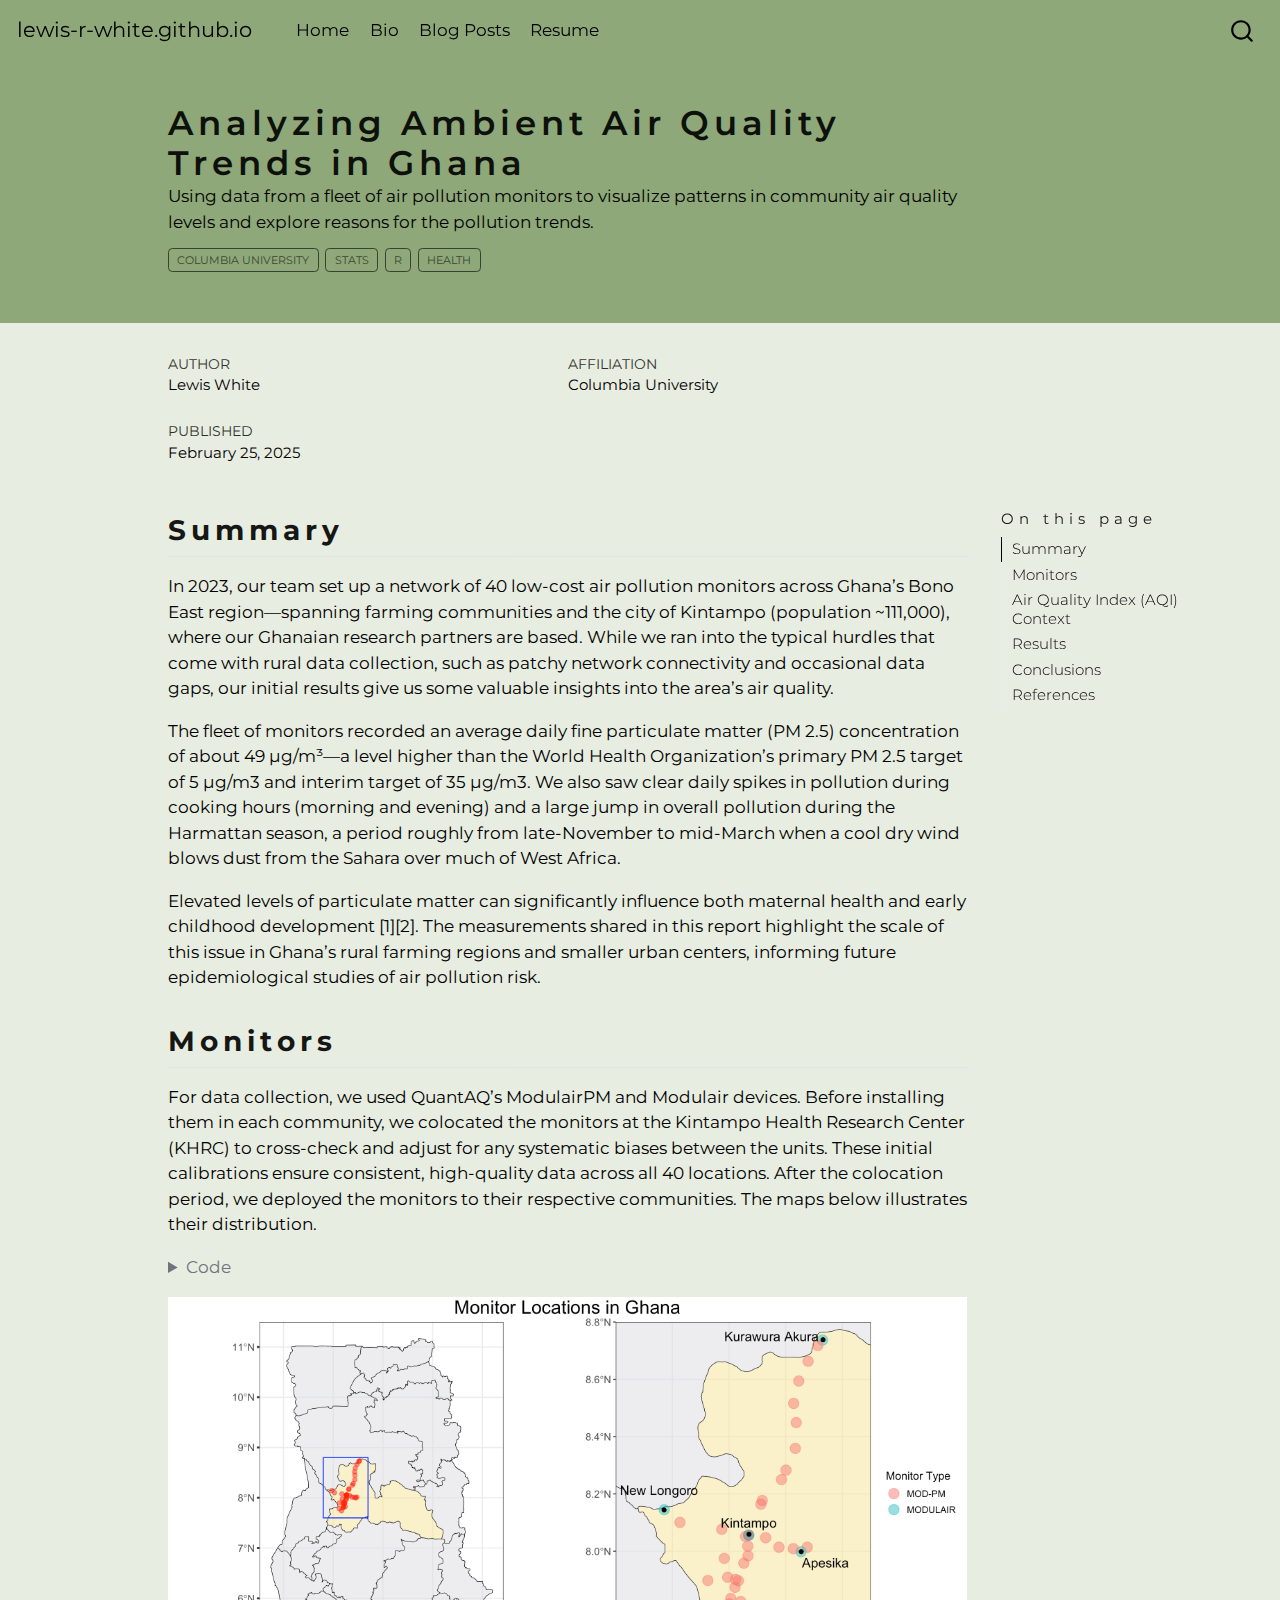
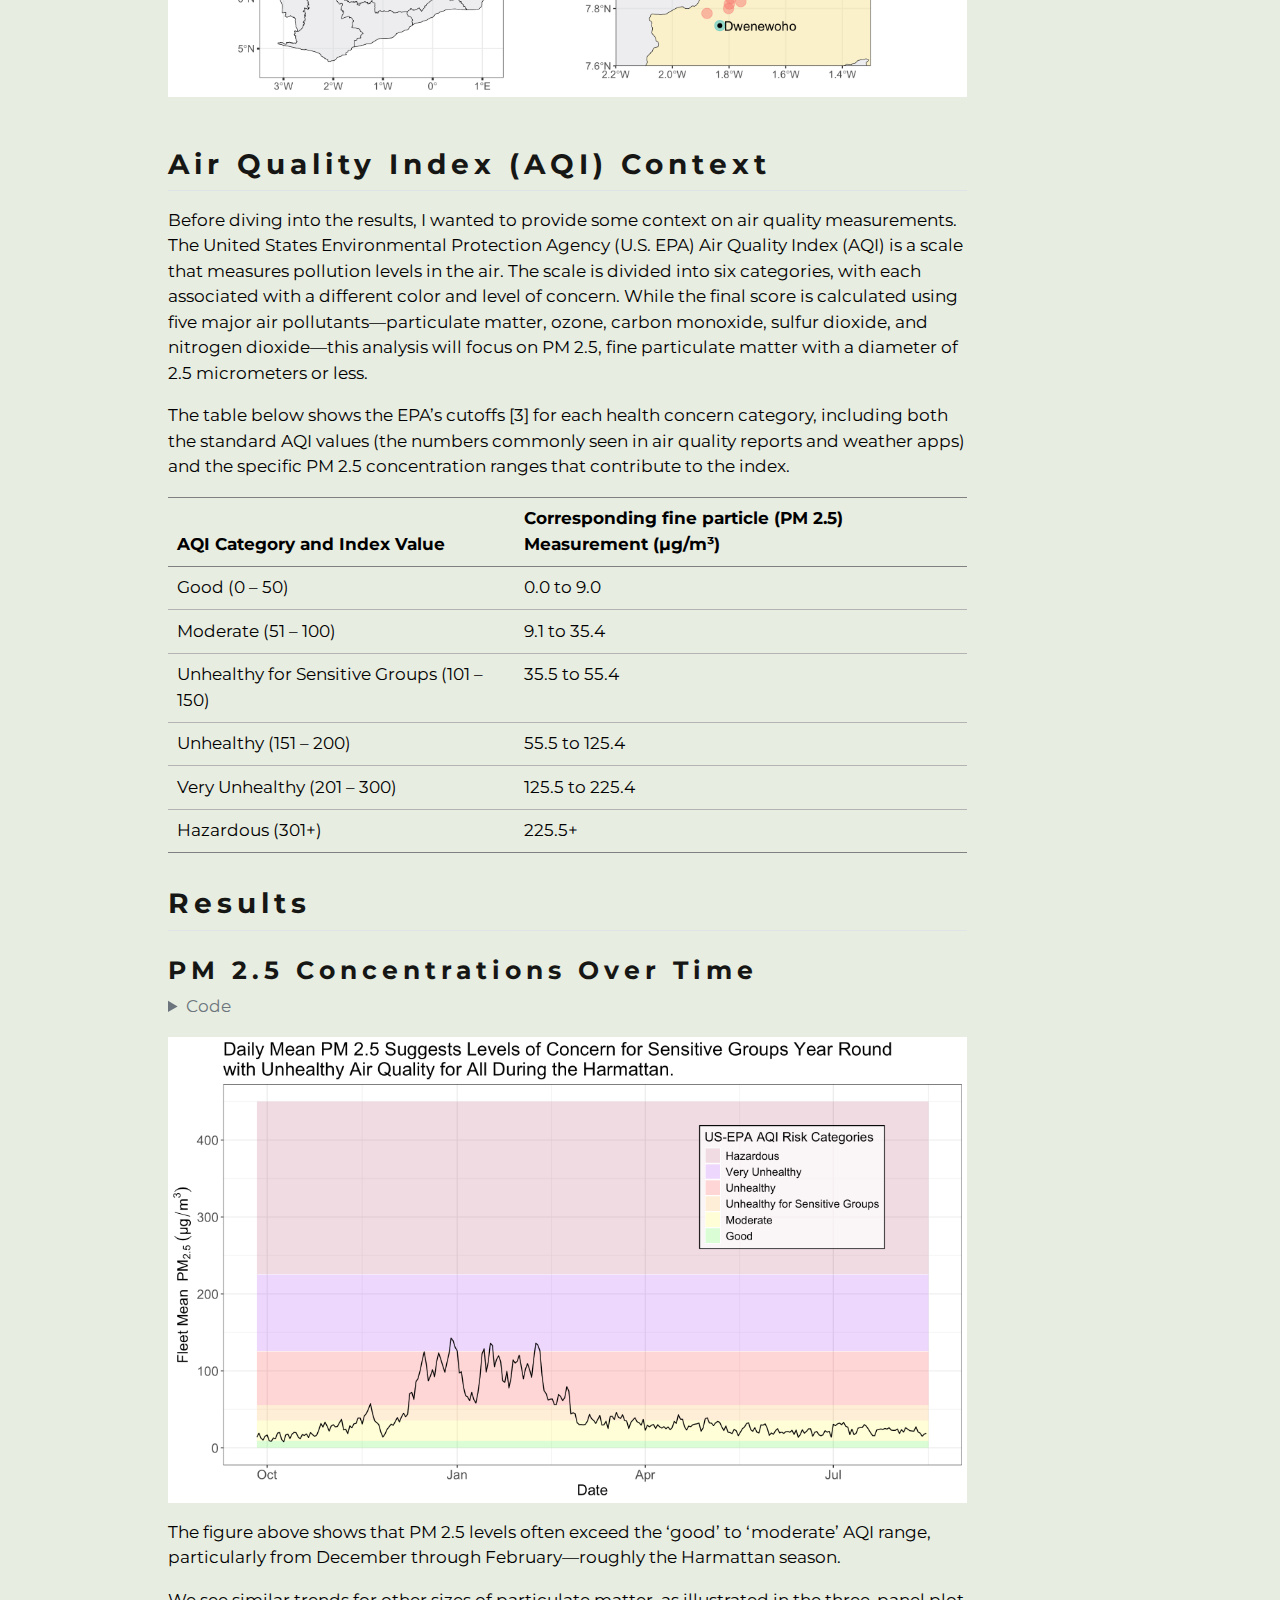
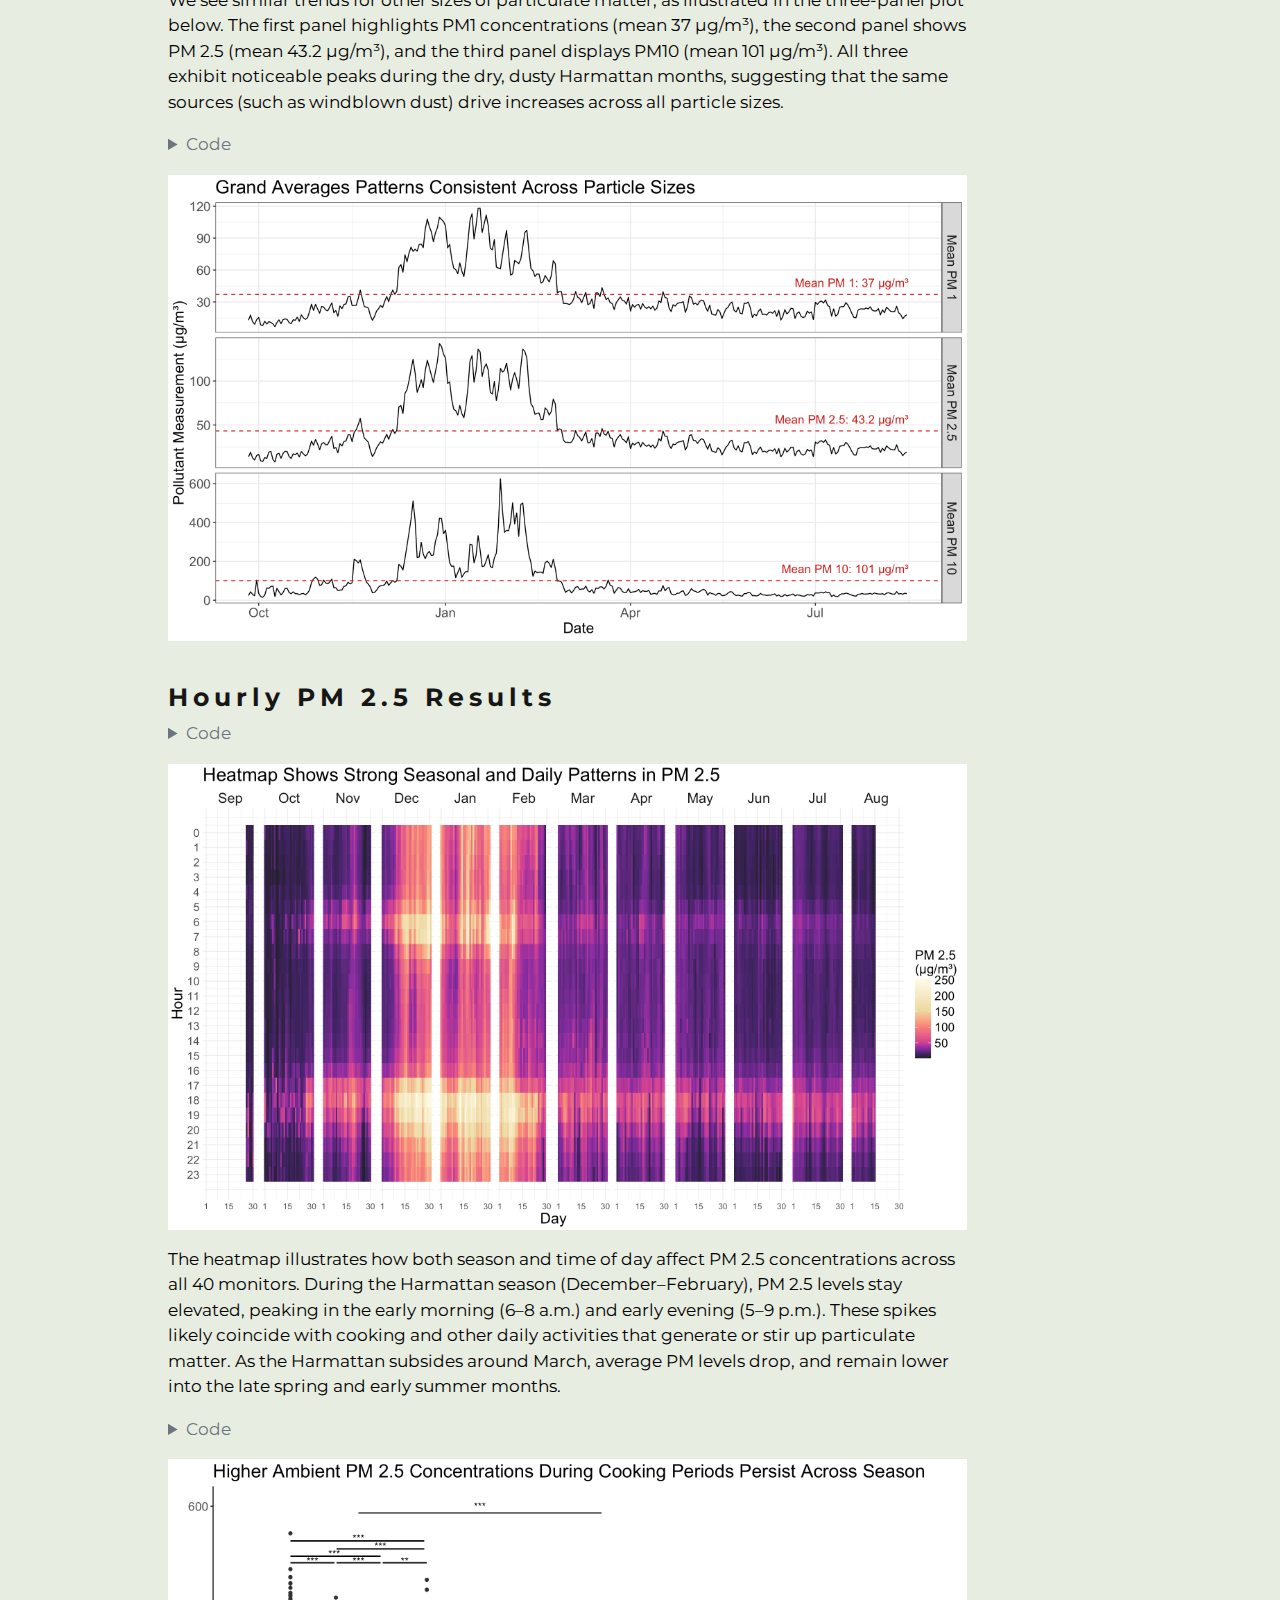
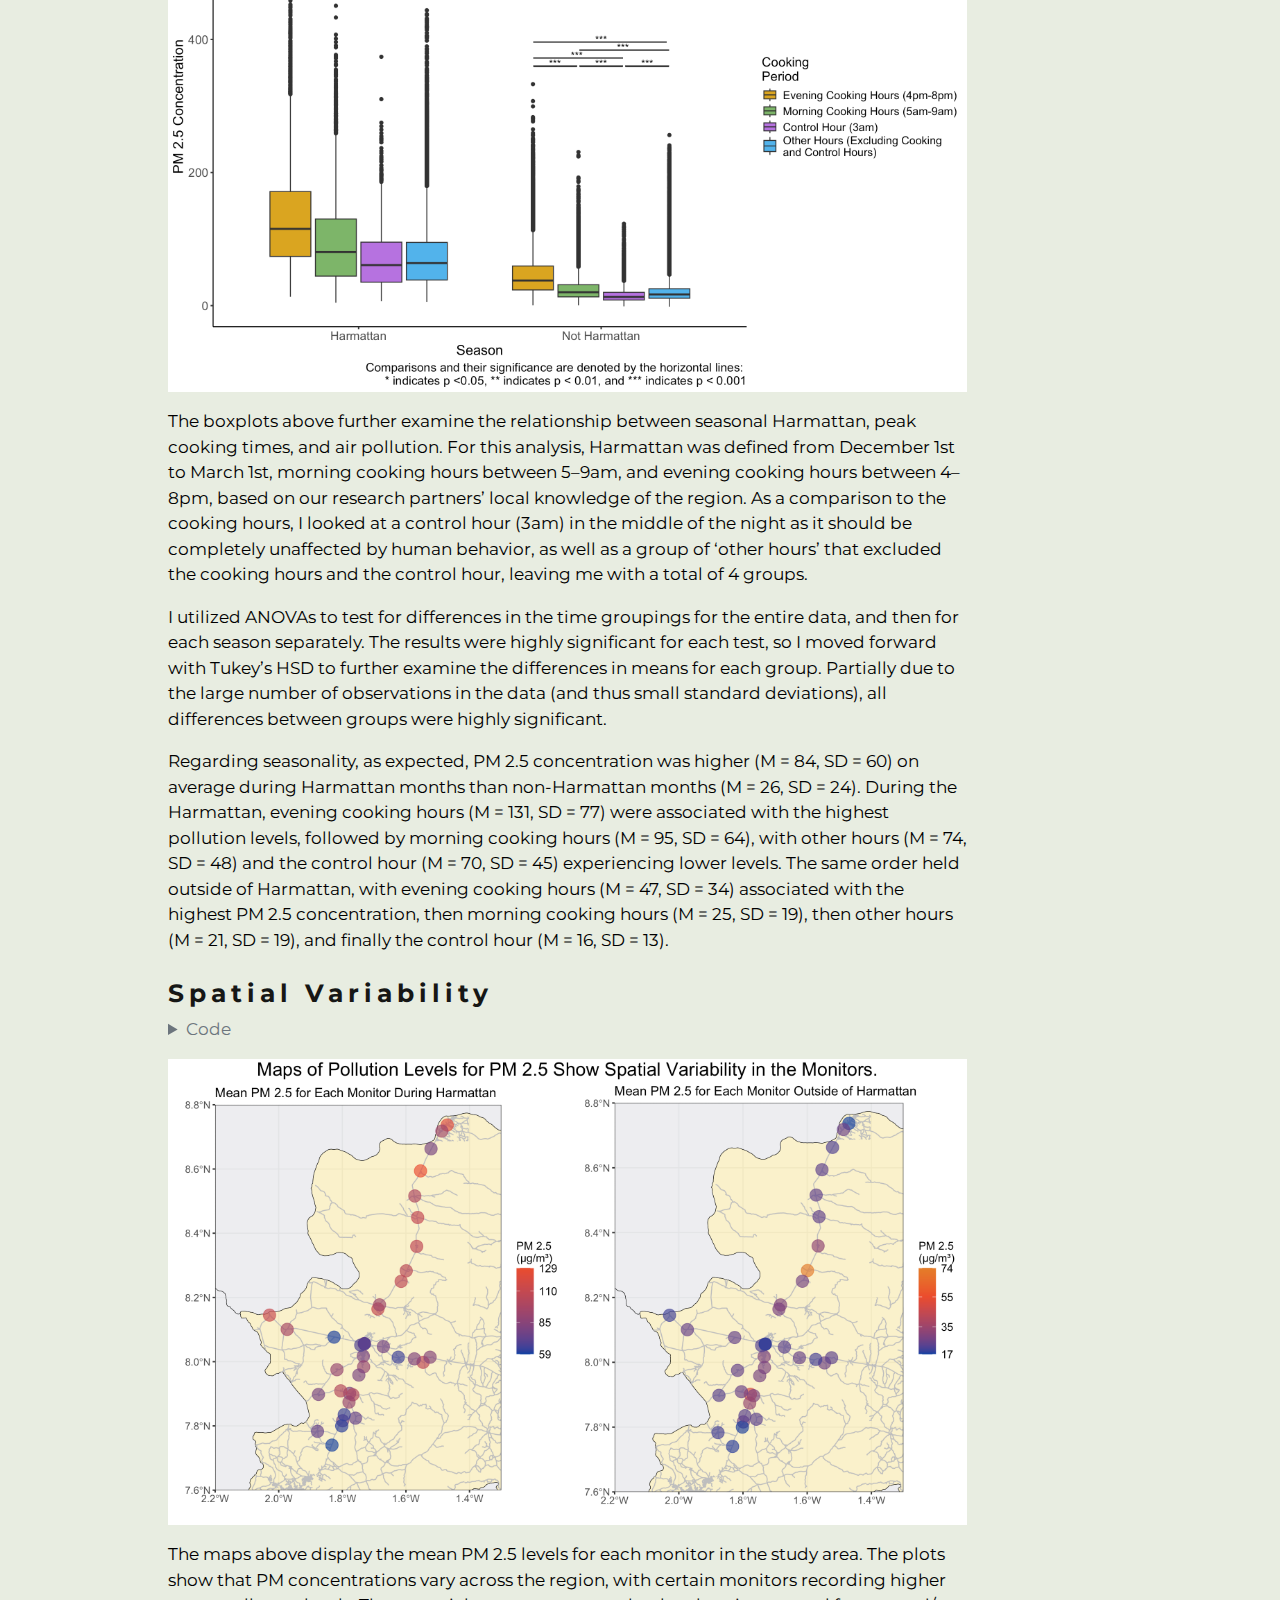
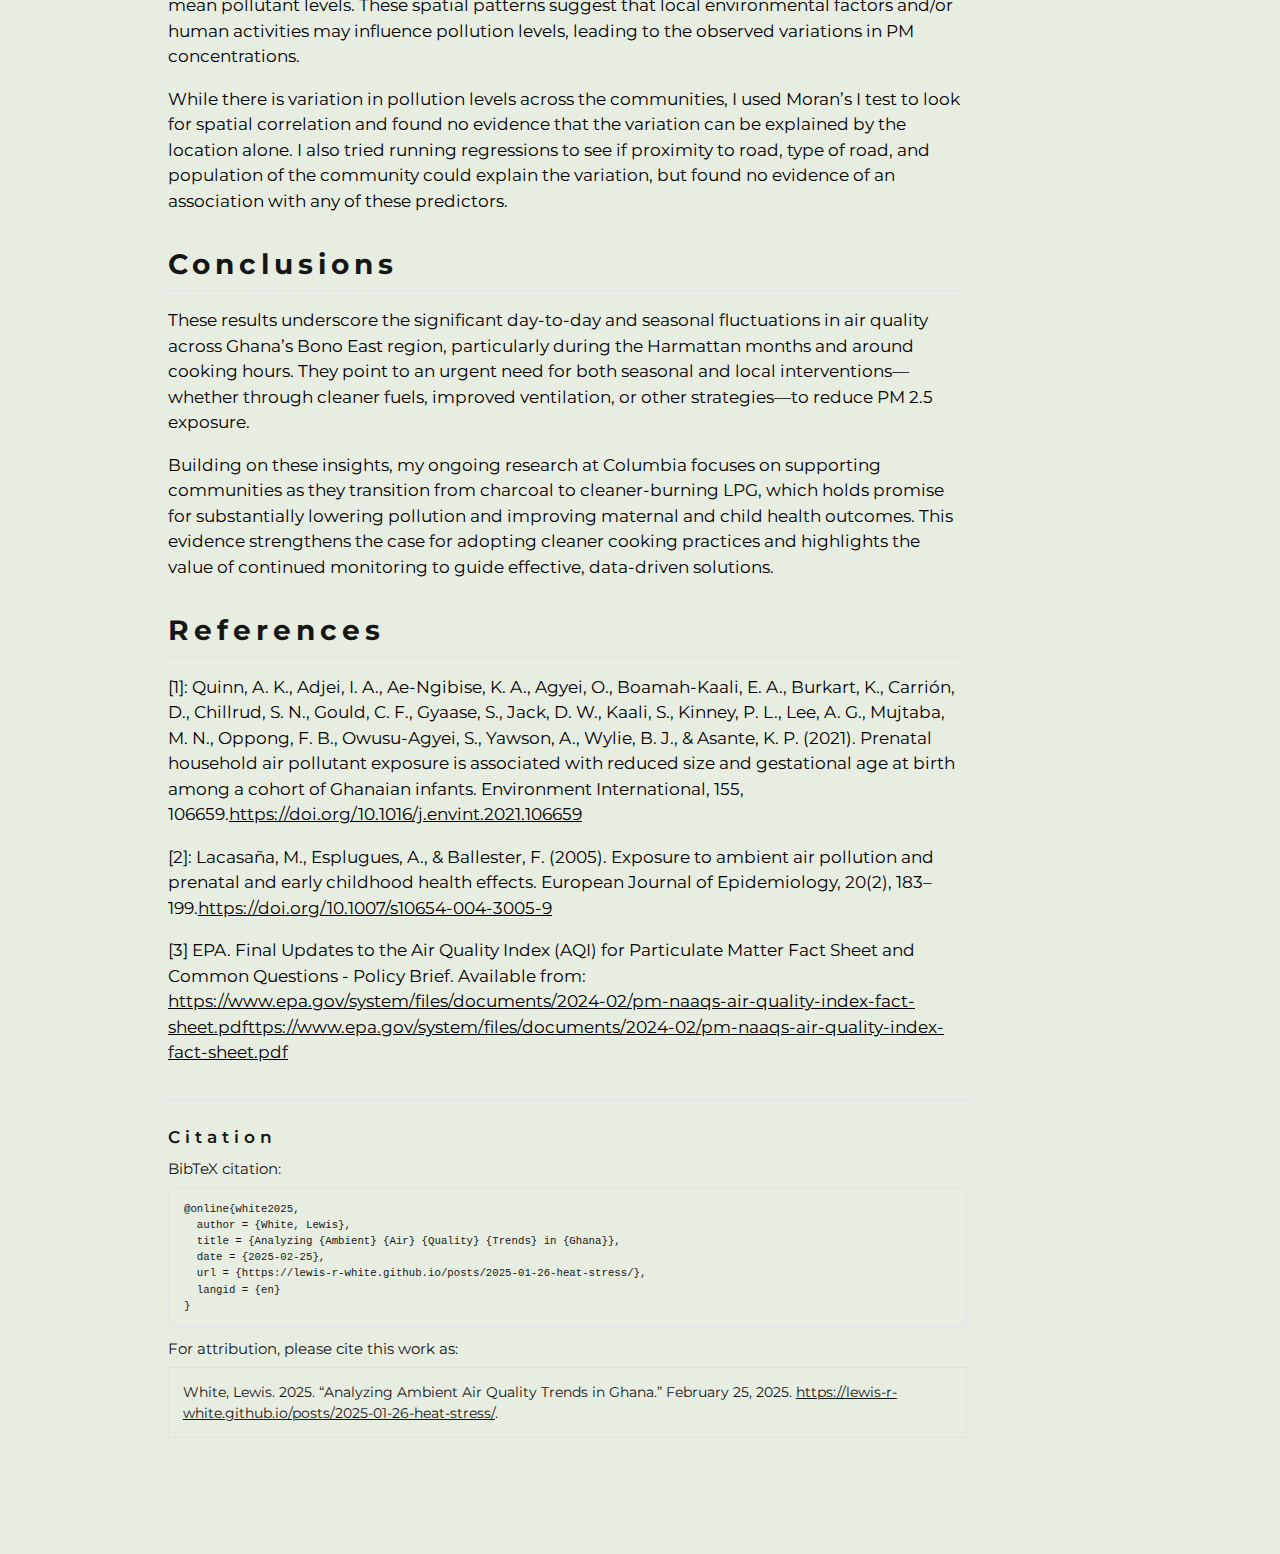
<file: docs/posts/2025-01-15-air-quality-monitor/index.html>
<!DOCTYPE html>
<html xmlns="http://www.w3.org/1999/xhtml" lang="en" xml:lang="en"><head>

<meta charset="utf-8">
<meta name="generator" content="quarto-1.3.450">

<meta name="viewport" content="width=device-width, initial-scale=1.0, user-scalable=yes">

<meta name="author" content="Lewis White">
<meta name="dcterms.date" content="2025-02-25">
<meta name="description" content="Using data from a fleet of air pollution monitors to visualize patterns in community air quality levels and explore reasons for the pollution trends.">

<title>lewis-r-white.github.io - Analyzing Ambient Air Quality Trends in Ghana</title>
<style>
code{white-space: pre-wrap;}
span.smallcaps{font-variant: small-caps;}
div.columns{display: flex; gap: min(4vw, 1.5em);}
div.column{flex: auto; overflow-x: auto;}
div.hanging-indent{margin-left: 1.5em; text-indent: -1.5em;}
ul.task-list{list-style: none;}
ul.task-list li input[type="checkbox"] {
  width: 0.8em;
  margin: 0 0.8em 0.2em -1em; /* quarto-specific, see https://github.com/quarto-dev/quarto-cli/issues/4556 */ 
  vertical-align: middle;
}
/* CSS for syntax highlighting */
pre > code.sourceCode { white-space: pre; position: relative; }
pre > code.sourceCode > span { display: inline-block; line-height: 1.25; }
pre > code.sourceCode > span:empty { height: 1.2em; }
.sourceCode { overflow: visible; }
code.sourceCode > span { color: inherit; text-decoration: inherit; }
div.sourceCode { margin: 1em 0; }
pre.sourceCode { margin: 0; }
@media screen {
div.sourceCode { overflow: auto; }
}
@media print {
pre > code.sourceCode { white-space: pre-wrap; }
pre > code.sourceCode > span { text-indent: -5em; padding-left: 5em; }
}
pre.numberSource code
  { counter-reset: source-line 0; }
pre.numberSource code > span
  { position: relative; left: -4em; counter-increment: source-line; }
pre.numberSource code > span > a:first-child::before
  { content: counter(source-line);
    position: relative; left: -1em; text-align: right; vertical-align: baseline;
    border: none; display: inline-block;
    -webkit-touch-callout: none; -webkit-user-select: none;
    -khtml-user-select: none; -moz-user-select: none;
    -ms-user-select: none; user-select: none;
    padding: 0 4px; width: 4em;
  }
pre.numberSource { margin-left: 3em;  padding-left: 4px; }
div.sourceCode
  {   }
@media screen {
pre > code.sourceCode > span > a:first-child::before { text-decoration: underline; }
}
</style>


<script src="../../site_libs/quarto-nav/quarto-nav.js"></script>
<script src="../../site_libs/quarto-nav/headroom.min.js"></script>
<script src="../../site_libs/clipboard/clipboard.min.js"></script>
<script src="../../site_libs/quarto-search/autocomplete.umd.js"></script>
<script src="../../site_libs/quarto-search/fuse.min.js"></script>
<script src="../../site_libs/quarto-search/quarto-search.js"></script>
<meta name="quarto:offset" content="../../">
<script src="../../site_libs/quarto-html/quarto.js"></script>
<script src="../../site_libs/quarto-html/popper.min.js"></script>
<script src="../../site_libs/quarto-html/tippy.umd.min.js"></script>
<script src="../../site_libs/quarto-html/anchor.min.js"></script>
<link href="../../site_libs/quarto-html/tippy.css" rel="stylesheet">
<link href="../../site_libs/quarto-html/quarto-syntax-highlighting.css" rel="stylesheet" id="quarto-text-highlighting-styles">
<script src="../../site_libs/bootstrap/bootstrap.min.js"></script>
<link href="../../site_libs/bootstrap/bootstrap-icons.css" rel="stylesheet">
<link href="../../site_libs/bootstrap/bootstrap.min.css" rel="stylesheet" id="quarto-bootstrap" data-mode="light">
<script id="quarto-search-options" type="application/json">{
  "location": "navbar",
  "copy-button": false,
  "collapse-after": 3,
  "panel-placement": "end",
  "type": "overlay",
  "limit": 20,
  "language": {
    "search-no-results-text": "No results",
    "search-matching-documents-text": "matching documents",
    "search-copy-link-title": "Copy link to search",
    "search-hide-matches-text": "Hide additional matches",
    "search-more-match-text": "more match in this document",
    "search-more-matches-text": "more matches in this document",
    "search-clear-button-title": "Clear",
    "search-detached-cancel-button-title": "Cancel",
    "search-submit-button-title": "Submit",
    "search-label": "Search"
  }
}</script>


</head>

<body class="nav-fixed">

<div id="quarto-search-results"></div>
  <header id="quarto-header" class="headroom fixed-top">
    <nav class="navbar navbar-expand-lg navbar-dark ">
      <div class="navbar-container container-fluid">
      <div class="navbar-brand-container">
    <a class="navbar-brand" href="../../index.html">
    <span class="navbar-title">lewis-r-white.github.io</span>
    </a>
  </div>
            <div id="quarto-search" class="" title="Search"></div>
          <button class="navbar-toggler" type="button" data-bs-toggle="collapse" data-bs-target="#navbarCollapse" aria-controls="navbarCollapse" aria-expanded="false" aria-label="Toggle navigation" onclick="if (window.quartoToggleHeadroom) { window.quartoToggleHeadroom(); }">
  <span class="navbar-toggler-icon"></span>
</button>
          <div class="collapse navbar-collapse" id="navbarCollapse">
            <ul class="navbar-nav navbar-nav-scroll me-auto">
  <li class="nav-item">
    <a class="nav-link" href="../../index.html" rel="" target="">
 <span class="menu-text">Home</span></a>
  </li>  
  <li class="nav-item">
    <a class="nav-link" href="../../about.html" rel="" target="">
 <span class="menu-text">Bio</span></a>
  </li>  
  <li class="nav-item">
    <a class="nav-link" href="../../Posts.html" rel="" target="">
 <span class="menu-text">Blog Posts</span></a>
  </li>  
  <li class="nav-item">
    <a class="nav-link" href="../../lewis_white_resume.pdf" rel="" target="">
 <span class="menu-text">Resume</span></a>
  </li>  
</ul>
            <div class="quarto-navbar-tools ms-auto">
</div>
          </div> <!-- /navcollapse -->
      </div> <!-- /container-fluid -->
    </nav>
</header>
<!-- content -->
<header id="title-block-header" class="quarto-title-block default page-columns page-full">
  <div class="quarto-title-banner page-columns page-full">
    <div class="quarto-title column-body">
      <h1 class="title">Analyzing Ambient Air Quality Trends in Ghana</h1>
                  <div>
        <div class="description">
          Using data from a fleet of air pollution monitors to visualize patterns in community air quality levels and explore reasons for the pollution trends.
        </div>
      </div>
                          <div class="quarto-categories">
                <div class="quarto-category">Columbia University</div>
                <div class="quarto-category">Stats</div>
                <div class="quarto-category">R</div>
                <div class="quarto-category">Health</div>
              </div>
                  </div>
  </div>
    
  <div class="quarto-title-meta-author">
    <div class="quarto-title-meta-heading">Author</div>
    <div class="quarto-title-meta-heading">Affiliation</div>
    
      <div class="quarto-title-meta-contents">
      <p class="author"><a href="https://lewis-r-white.github.io/">Lewis White</a> </p>
    </div>
      <div class="quarto-title-meta-contents">
          <p class="affiliation">
              Columbia University
            </p>
        </div>
      </div>

  <div class="quarto-title-meta">

        
      <div>
      <div class="quarto-title-meta-heading">Published</div>
      <div class="quarto-title-meta-contents">
        <p class="date">February 25, 2025</p>
      </div>
    </div>
    
      
    </div>
    
  
  </header><div id="quarto-content" class="quarto-container page-columns page-rows-contents page-layout-article page-navbar">
<!-- sidebar -->
<!-- margin-sidebar -->
    <div id="quarto-margin-sidebar" class="sidebar margin-sidebar">
        <nav id="TOC" role="doc-toc" class="toc-active">
    <h2 id="toc-title">On this page</h2>
   
  <ul>
  <li><a href="#summary" id="toc-summary" class="nav-link active" data-scroll-target="#summary">Summary</a></li>
  <li><a href="#monitors" id="toc-monitors" class="nav-link" data-scroll-target="#monitors">Monitors</a></li>
  <li><a href="#air-quality-index-aqi-context" id="toc-air-quality-index-aqi-context" class="nav-link" data-scroll-target="#air-quality-index-aqi-context">Air Quality Index (AQI) Context</a></li>
  <li><a href="#results" id="toc-results" class="nav-link" data-scroll-target="#results">Results</a>
  <ul class="collapse">
  <li><a href="#pm-2.5-concentrations-over-time" id="toc-pm-2.5-concentrations-over-time" class="nav-link" data-scroll-target="#pm-2.5-concentrations-over-time">PM 2.5 Concentrations Over Time</a></li>
  <li><a href="#hourly-pm-2.5-results" id="toc-hourly-pm-2.5-results" class="nav-link" data-scroll-target="#hourly-pm-2.5-results">Hourly PM 2.5 Results</a></li>
  <li><a href="#spatial-variability" id="toc-spatial-variability" class="nav-link" data-scroll-target="#spatial-variability">Spatial Variability</a></li>
  </ul></li>
  <li><a href="#conclusions" id="toc-conclusions" class="nav-link" data-scroll-target="#conclusions">Conclusions</a></li>
  <li><a href="#references" id="toc-references" class="nav-link" data-scroll-target="#references">References</a></li>
  </ul>
</nav>
    </div>
<!-- main -->
<main class="content quarto-banner-title-block" id="quarto-document-content">




<section id="summary" class="level2">
<h2 class="anchored" data-anchor-id="summary">Summary</h2>
<p>In 2023, our team set up a network of 40 low-cost air pollution monitors across Ghana’s Bono East region—spanning farming communities and the city of Kintampo (population ~111,000), where our Ghanaian research partners are based. While we ran into the typical hurdles that come with rural data collection, such as patchy network connectivity and occasional data gaps, our initial results give us some valuable insights into the area’s air quality.</p>
<p>The fleet of monitors recorded an average daily fine particulate matter (PM 2.5) concentration of about 49 μg/m³—a level higher than the World Health Organization’s primary PM 2.5 target of 5 μg/m3 and interim target of 35 μg/m3. We also saw clear daily spikes in pollution during cooking hours (morning and evening) and a large jump in overall pollution during the Harmattan season, a period roughly from late-November to mid-March when a cool dry wind blows dust from the Sahara over much of West Africa.</p>
<p>Elevated levels of particulate matter can significantly influence both maternal health and early childhood development [1][2]. The measurements shared in this report highlight the scale of this issue in Ghana’s rural farming regions and smaller urban centers, informing future epidemiological studies of air pollution risk.</p>
</section>
<section id="monitors" class="level2">
<h2 class="anchored" data-anchor-id="monitors">Monitors</h2>
<p>For data collection, we used QuantAQ’s ModulairPM and Modulair devices. Before installing them in each community, we colocated the monitors at the Kintampo Health Research Center (KHRC) to cross-check and adjust for any systematic biases between the units. These initial calibrations ensure consistent, high-quality data across all 40 locations. After the colocation period, we deployed the monitors to their respective communities. The maps below illustrates their distribution.</p>
<div class="cell">
<details>
<summary>Code</summary>
<div class="sourceCode cell-code" id="cb1"><pre class="sourceCode r code-with-copy"><code class="sourceCode r"><span id="cb1-1"><a href="#cb1-1" aria-hidden="true" tabindex="-1"></a><span class="co"># Define the bounding box coordinates</span></span>
<span id="cb1-2"><a href="#cb1-2" aria-hidden="true" tabindex="-1"></a>bbox_coords <span class="ot">&lt;-</span> <span class="fu">matrix</span>(<span class="fu">c</span>(<span class="sc">-</span><span class="fl">2.2</span>, <span class="fl">7.6</span>, <span class="sc">-</span><span class="fl">2.2</span>, <span class="fl">8.8</span>, <span class="sc">-</span><span class="fl">1.3</span>, <span class="fl">8.8</span>, <span class="sc">-</span><span class="fl">1.3</span>, <span class="fl">7.6</span>, <span class="sc">-</span><span class="fl">2.2</span>, <span class="fl">7.6</span>), <span class="at">ncol =</span> <span class="dv">2</span>, <span class="at">byrow =</span> <span class="cn">TRUE</span>)</span>
<span id="cb1-3"><a href="#cb1-3" aria-hidden="true" tabindex="-1"></a>bbox_polygon <span class="ot">&lt;-</span> <span class="fu">st_polygon</span>(<span class="fu">list</span>(bbox_coords))</span>
<span id="cb1-4"><a href="#cb1-4" aria-hidden="true" tabindex="-1"></a>bbox_sf <span class="ot">&lt;-</span> <span class="fu">st_sfc</span>(bbox_polygon, <span class="at">crs =</span> <span class="fu">st_crs</span>(<span class="dv">4326</span>))</span>
<span id="cb1-5"><a href="#cb1-5" aria-hidden="true" tabindex="-1"></a></span>
<span id="cb1-6"><a href="#cb1-6" aria-hidden="true" tabindex="-1"></a><span class="co"># Plot the map with the bounding box</span></span>
<span id="cb1-7"><a href="#cb1-7" aria-hidden="true" tabindex="-1"></a>ghana_full <span class="ot">&lt;-</span> <span class="fu">ggplot</span>() <span class="sc">+</span></span>
<span id="cb1-8"><a href="#cb1-8" aria-hidden="true" tabindex="-1"></a>  <span class="co"># Add Ghana regions</span></span>
<span id="cb1-9"><a href="#cb1-9" aria-hidden="true" tabindex="-1"></a>  <span class="fu">geom_sf</span>(<span class="at">data =</span> regions, <span class="at">fill =</span> <span class="fu">ifelse</span>(regions<span class="sc">$</span>region <span class="sc">==</span> <span class="st">"Bono East"</span>, <span class="st">"#f5e493"</span>, <span class="st">"#dadbe0"</span>), <span class="at">color =</span> <span class="st">"black"</span>, <span class="at">alpha =</span> <span class="fl">0.5</span>) <span class="sc">+</span></span>
<span id="cb1-10"><a href="#cb1-10" aria-hidden="true" tabindex="-1"></a>  <span class="co"># Add monitor points with transparency</span></span>
<span id="cb1-11"><a href="#cb1-11" aria-hidden="true" tabindex="-1"></a>  <span class="fu">geom_sf</span>(<span class="at">data =</span> monitor_points, <span class="fu">aes</span>(<span class="at">geometry =</span> geometry), <span class="at">color =</span> <span class="st">"red"</span>, <span class="at">alpha =</span> <span class="fl">0.5</span>, <span class="at">size =</span> <span class="dv">2</span>) <span class="sc">+</span></span>
<span id="cb1-12"><a href="#cb1-12" aria-hidden="true" tabindex="-1"></a>  <span class="co"># Add bounding box</span></span>
<span id="cb1-13"><a href="#cb1-13" aria-hidden="true" tabindex="-1"></a>  <span class="fu">geom_sf</span>(<span class="at">data =</span> bbox_sf, <span class="at">fill =</span> <span class="cn">NA</span>, <span class="at">color =</span> <span class="st">"blue"</span>, <span class="at">lwd =</span> <span class="fl">0.5</span>, <span class="at">linetype =</span> <span class="st">"solid"</span>) <span class="sc">+</span></span>
<span id="cb1-14"><a href="#cb1-14" aria-hidden="true" tabindex="-1"></a>  <span class="co"># Add Ghana country boundary</span></span>
<span id="cb1-15"><a href="#cb1-15" aria-hidden="true" tabindex="-1"></a>  <span class="fu">geom_sf</span>(<span class="at">data =</span> country, <span class="at">fill =</span> <span class="cn">NA</span>, <span class="at">color =</span> <span class="st">"black"</span>, <span class="at">size =</span> <span class="dv">1</span>) <span class="sc">+</span></span>
<span id="cb1-16"><a href="#cb1-16" aria-hidden="true" tabindex="-1"></a>  <span class="co">#labs(title = "Monitor Locations in Ghana") +</span></span>
<span id="cb1-17"><a href="#cb1-17" aria-hidden="true" tabindex="-1"></a>  <span class="fu">theme_bw</span>() <span class="sc">+</span></span>
<span id="cb1-18"><a href="#cb1-18" aria-hidden="true" tabindex="-1"></a>  <span class="fu">theme</span>(</span>
<span id="cb1-19"><a href="#cb1-19" aria-hidden="true" tabindex="-1"></a>    <span class="at">axis.text =</span> <span class="fu">element_text</span>(<span class="at">size =</span> <span class="dv">11</span>), <span class="co"># Increase axis text size</span></span>
<span id="cb1-20"><a href="#cb1-20" aria-hidden="true" tabindex="-1"></a>    <span class="at">axis.ticks =</span> <span class="fu">element_line</span>(<span class="at">size =</span> <span class="dv">1</span>), <span class="co"># Increase tick mark size</span></span>
<span id="cb1-21"><a href="#cb1-21" aria-hidden="true" tabindex="-1"></a>    <span class="at">plot.title =</span> <span class="fu">element_text</span>(<span class="at">size =</span> <span class="dv">16</span>) </span>
<span id="cb1-22"><a href="#cb1-22" aria-hidden="true" tabindex="-1"></a>  )</span>
<span id="cb1-23"><a href="#cb1-23" aria-hidden="true" tabindex="-1"></a></span>
<span id="cb1-24"><a href="#cb1-24" aria-hidden="true" tabindex="-1"></a></span>
<span id="cb1-25"><a href="#cb1-25" aria-hidden="true" tabindex="-1"></a>zoomed_map <span class="ot">&lt;-</span> <span class="fu">ggplot</span>() <span class="sc">+</span></span>
<span id="cb1-26"><a href="#cb1-26" aria-hidden="true" tabindex="-1"></a>  <span class="co"># Add Ghana regions within the bounding box</span></span>
<span id="cb1-27"><a href="#cb1-27" aria-hidden="true" tabindex="-1"></a>  <span class="fu">geom_sf</span>(<span class="at">data =</span> regions, <span class="at">fill =</span> <span class="fu">ifelse</span>(regions<span class="sc">$</span>region <span class="sc">==</span> <span class="st">"Bono East"</span>, <span class="st">"#f5e493"</span>, <span class="st">"#dadbe0"</span>), <span class="at">color =</span> <span class="st">"black"</span>, <span class="at">alpha =</span> <span class="fl">0.5</span>) <span class="sc">+</span></span>
<span id="cb1-28"><a href="#cb1-28" aria-hidden="true" tabindex="-1"></a>  <span class="co"># Add monitor points with transparency within the bounding box</span></span>
<span id="cb1-29"><a href="#cb1-29" aria-hidden="true" tabindex="-1"></a>  <span class="fu">geom_sf</span>(<span class="at">data =</span> monitor_points, <span class="fu">aes</span>(<span class="at">geometry =</span> geometry, <span class="at">color =</span> monitor_type), <span class="at">alpha =</span> <span class="fl">0.5</span>, <span class="at">size =</span> <span class="dv">5</span>) <span class="sc">+</span></span>
<span id="cb1-30"><a href="#cb1-30" aria-hidden="true" tabindex="-1"></a>  </span>
<span id="cb1-31"><a href="#cb1-31" aria-hidden="true" tabindex="-1"></a>  <span class="co"># Add Kintampo marker</span></span>
<span id="cb1-32"><a href="#cb1-32" aria-hidden="true" tabindex="-1"></a>  <span class="fu">geom_sf</span>(<span class="at">data =</span> kintampo_sf, <span class="fu">aes</span>(<span class="at">geometry =</span> geometry), <span class="at">shape =</span> <span class="dv">20</span>, <span class="at">size =</span> <span class="dv">3</span>, <span class="at">color =</span> <span class="st">"black"</span>) <span class="sc">+</span></span>
<span id="cb1-33"><a href="#cb1-33" aria-hidden="true" tabindex="-1"></a>  <span class="co"># Add Dwenewoho marker</span></span>
<span id="cb1-34"><a href="#cb1-34" aria-hidden="true" tabindex="-1"></a>  <span class="fu">geom_sf</span>(<span class="at">data =</span> dwenewoho_sf, <span class="fu">aes</span>(<span class="at">geometry =</span> geometry), <span class="at">shape =</span> <span class="dv">20</span>, <span class="at">size =</span> <span class="dv">3</span>, <span class="at">color =</span> <span class="st">"black"</span>) <span class="sc">+</span></span>
<span id="cb1-35"><a href="#cb1-35" aria-hidden="true" tabindex="-1"></a>  <span class="co"># Add new longoro marker</span></span>
<span id="cb1-36"><a href="#cb1-36" aria-hidden="true" tabindex="-1"></a>  <span class="fu">geom_sf</span>(<span class="at">data =</span> new_longoro_sf, <span class="fu">aes</span>(<span class="at">geometry =</span> geometry), <span class="at">shape =</span> <span class="dv">20</span>, <span class="at">size =</span> <span class="dv">3</span>, <span class="at">color =</span> <span class="st">"black"</span>) <span class="sc">+</span></span>
<span id="cb1-37"><a href="#cb1-37" aria-hidden="true" tabindex="-1"></a>  <span class="co"># Add apesika marker</span></span>
<span id="cb1-38"><a href="#cb1-38" aria-hidden="true" tabindex="-1"></a>  <span class="fu">geom_sf</span>(<span class="at">data =</span> apesika_sf, <span class="fu">aes</span>(<span class="at">geometry =</span> geometry), <span class="at">shape =</span> <span class="dv">20</span>, <span class="at">size =</span> <span class="dv">3</span>, <span class="at">color =</span> <span class="st">"black"</span>) <span class="sc">+</span></span>
<span id="cb1-39"><a href="#cb1-39" aria-hidden="true" tabindex="-1"></a>  <span class="co"># Add kurawura akura marker</span></span>
<span id="cb1-40"><a href="#cb1-40" aria-hidden="true" tabindex="-1"></a>  <span class="fu">geom_sf</span>(<span class="at">data =</span> kurawura_akura_sf, <span class="fu">aes</span>(<span class="at">geometry =</span> geometry), <span class="at">shape =</span> <span class="dv">20</span>, <span class="at">size =</span> <span class="dv">3</span>, <span class="at">color =</span> <span class="st">"black"</span>) <span class="sc">+</span></span>
<span id="cb1-41"><a href="#cb1-41" aria-hidden="true" tabindex="-1"></a>  </span>
<span id="cb1-42"><a href="#cb1-42" aria-hidden="true" tabindex="-1"></a>  <span class="co"># Add Kintamp annotation text</span></span>
<span id="cb1-43"><a href="#cb1-43" aria-hidden="true" tabindex="-1"></a>  <span class="fu">annotate</span>(<span class="st">"text"</span>, <span class="at">x =</span> <span class="sc">-</span><span class="fl">1.73</span>, <span class="at">y =</span> <span class="fl">8.10</span>, <span class="at">label =</span> <span class="st">"Kintampo"</span>, <span class="at">color =</span> <span class="st">"black"</span>, <span class="at">size =</span> <span class="dv">5</span>) <span class="sc">+</span></span>
<span id="cb1-44"><a href="#cb1-44" aria-hidden="true" tabindex="-1"></a>  <span class="co"># Add Dwenewoho annotation text</span></span>
<span id="cb1-45"><a href="#cb1-45" aria-hidden="true" tabindex="-1"></a>  <span class="fu">annotate</span>(<span class="st">"text"</span>, <span class="at">x =</span> <span class="sc">-</span><span class="fl">1.69</span>, <span class="at">y =</span> <span class="fl">7.74</span>, <span class="at">label =</span> <span class="st">"Dwenewoho"</span>, <span class="at">color =</span> <span class="st">"black"</span>, <span class="at">size =</span> <span class="dv">5</span>) <span class="sc">+</span></span>
<span id="cb1-46"><a href="#cb1-46" aria-hidden="true" tabindex="-1"></a>  <span class="co"># Add new longoro annotation text</span></span>
<span id="cb1-47"><a href="#cb1-47" aria-hidden="true" tabindex="-1"></a>  <span class="fu">annotate</span>(<span class="st">"text"</span>, <span class="at">x =</span> <span class="sc">-</span><span class="fl">2.047</span>, <span class="at">y =</span> <span class="fl">8.214</span>, <span class="at">label =</span> <span class="st">"New Longoro"</span>, <span class="at">color =</span> <span class="st">"black"</span>, <span class="at">size =</span> <span class="dv">5</span>) <span class="sc">+</span></span>
<span id="cb1-48"><a href="#cb1-48" aria-hidden="true" tabindex="-1"></a>  <span class="co"># Add apesika annotation text</span></span>
<span id="cb1-49"><a href="#cb1-49" aria-hidden="true" tabindex="-1"></a>  <span class="fu">annotate</span>(<span class="st">"text"</span>, <span class="at">x =</span> <span class="sc">-</span><span class="fl">1.459</span>, <span class="at">y =</span> <span class="fl">7.96</span>, <span class="at">label =</span> <span class="st">"Apesika"</span>, <span class="at">color =</span> <span class="st">"black"</span>, <span class="at">size =</span> <span class="dv">5</span>) <span class="sc">+</span></span>
<span id="cb1-50"><a href="#cb1-50" aria-hidden="true" tabindex="-1"></a>  <span class="co"># Add atta akura annotation text</span></span>
<span id="cb1-51"><a href="#cb1-51" aria-hidden="true" tabindex="-1"></a>  <span class="fu">annotate</span>(<span class="st">"text"</span>, <span class="at">x =</span> <span class="sc">-</span><span class="fl">1.65</span>, <span class="at">y =</span> <span class="fl">8.75</span>, <span class="at">label =</span> <span class="st">"Kurawura Akura"</span>, <span class="at">color =</span> <span class="st">"black"</span>, <span class="at">size =</span> <span class="dv">5</span>) <span class="sc">+</span></span>
<span id="cb1-52"><a href="#cb1-52" aria-hidden="true" tabindex="-1"></a>  </span>
<span id="cb1-53"><a href="#cb1-53" aria-hidden="true" tabindex="-1"></a>  <span class="co"># Zoom in to the bounding box</span></span>
<span id="cb1-54"><a href="#cb1-54" aria-hidden="true" tabindex="-1"></a>  <span class="fu">coord_sf</span>(<span class="at">xlim =</span> <span class="fu">c</span>(<span class="sc">-</span><span class="fl">2.2</span>, <span class="sc">-</span><span class="fl">1.3</span>), <span class="at">ylim =</span> <span class="fu">c</span>(<span class="fl">7.6</span>, <span class="fl">8.8</span>), <span class="at">expand =</span> <span class="cn">FALSE</span>) <span class="sc">+</span></span>
<span id="cb1-55"><a href="#cb1-55" aria-hidden="true" tabindex="-1"></a>  <span class="fu">labs</span>(<span class="at">x =</span> <span class="st">""</span>, </span>
<span id="cb1-56"><a href="#cb1-56" aria-hidden="true" tabindex="-1"></a>       <span class="at">y =</span> <span class="st">""</span>,</span>
<span id="cb1-57"><a href="#cb1-57" aria-hidden="true" tabindex="-1"></a>       <span class="at">color =</span> <span class="st">"Monitor Type"</span>) <span class="sc">+</span></span>
<span id="cb1-58"><a href="#cb1-58" aria-hidden="true" tabindex="-1"></a>  <span class="fu">theme_bw</span>() <span class="sc">+</span></span>
<span id="cb1-59"><a href="#cb1-59" aria-hidden="true" tabindex="-1"></a>  <span class="fu">theme</span>(</span>
<span id="cb1-60"><a href="#cb1-60" aria-hidden="true" tabindex="-1"></a>    <span class="at">axis.text =</span> <span class="fu">element_text</span>(<span class="at">size =</span> <span class="dv">11</span>), <span class="co"># Increase axis text size</span></span>
<span id="cb1-61"><a href="#cb1-61" aria-hidden="true" tabindex="-1"></a>    <span class="at">axis.ticks =</span> <span class="fu">element_line</span>(<span class="at">size =</span> <span class="fl">0.5</span>), <span class="co"># Increase tick mark size</span></span>
<span id="cb1-62"><a href="#cb1-62" aria-hidden="true" tabindex="-1"></a>    <span class="at">plot.title =</span> <span class="fu">element_text</span>(<span class="at">size =</span> <span class="dv">16</span>), <span class="co"># Increase title size</span></span>
<span id="cb1-63"><a href="#cb1-63" aria-hidden="true" tabindex="-1"></a>    <span class="at">legend.text =</span> <span class="fu">element_text</span>(<span class="at">size =</span> <span class="dv">10</span>), <span class="co"># Increase legend text size</span></span>
<span id="cb1-64"><a href="#cb1-64" aria-hidden="true" tabindex="-1"></a>    <span class="at">legend.title =</span> <span class="fu">element_text</span>(<span class="at">size =</span> <span class="dv">12</span>) <span class="co"># Increase legend title size</span></span>
<span id="cb1-65"><a href="#cb1-65" aria-hidden="true" tabindex="-1"></a>  )</span>
<span id="cb1-66"><a href="#cb1-66" aria-hidden="true" tabindex="-1"></a></span>
<span id="cb1-67"><a href="#cb1-67" aria-hidden="true" tabindex="-1"></a><span class="co"># Create a joint title</span></span>
<span id="cb1-68"><a href="#cb1-68" aria-hidden="true" tabindex="-1"></a>title <span class="ot">&lt;-</span> <span class="fu">textGrob</span>(<span class="st">"Monitor Locations in Ghana"</span>, <span class="at">gp =</span> <span class="fu">gpar</span>(<span class="at">fontsize =</span> <span class="dv">20</span>))</span>
<span id="cb1-69"><a href="#cb1-69" aria-hidden="true" tabindex="-1"></a></span>
<span id="cb1-70"><a href="#cb1-70" aria-hidden="true" tabindex="-1"></a><span class="co"># Arrange plots with title</span></span>
<span id="cb1-71"><a href="#cb1-71" aria-hidden="true" tabindex="-1"></a><span class="fu">grid.arrange</span>(</span>
<span id="cb1-72"><a href="#cb1-72" aria-hidden="true" tabindex="-1"></a>  <span class="fu">arrangeGrob</span>(ghana_full, zoomed_map, <span class="at">ncol =</span> <span class="dv">2</span>),  <span class="co"># Arrange plots</span></span>
<span id="cb1-73"><a href="#cb1-73" aria-hidden="true" tabindex="-1"></a>  <span class="at">top =</span> title  <span class="co"># Add title at the top</span></span>
<span id="cb1-74"><a href="#cb1-74" aria-hidden="true" tabindex="-1"></a>)</span></code><button title="Copy to Clipboard" class="code-copy-button"><i class="bi"></i></button></pre></div>
</details>
<div class="cell-output-display">
<p><img src="index_files/figure-html/plot monitor locations-1.png" class="img-fluid" width="1152"></p>
</div>
</div>
</section>
<section id="air-quality-index-aqi-context" class="level2">
<h2 class="anchored" data-anchor-id="air-quality-index-aqi-context">Air Quality Index (AQI) Context</h2>
<p>Before diving into the results, I wanted to provide some context on air quality measurements. The United States Environmental Protection Agency (U.S. EPA) Air Quality Index (AQI) is a scale that measures pollution levels in the air. The scale is divided into six categories, with each associated with a different color and level of concern. While the final score is calculated using five major air pollutants—particulate matter, ozone, carbon monoxide, sulfur dioxide, and nitrogen dioxide—this analysis will focus on PM 2.5, fine particulate matter with a diameter of 2.5 micrometers or less.</p>
<p>The table below shows the EPA’s cutoffs [3] for each health concern category, including both the standard AQI values (the numbers commonly seen in air quality reports and weather apps) and the specific PM 2.5 concentration ranges that contribute to the index.</p>
<table class="table">
<colgroup>
<col style="width: 43%">
<col style="width: 56%">
</colgroup>
<thead>
<tr class="header">
<th>AQI Category and Index Value</th>
<th>Corresponding fine particle (PM 2.5) Measurement (µg/m³)</th>
</tr>
</thead>
<tbody>
<tr class="odd">
<td>Good (0 – 50)</td>
<td>0.0 to 9.0</td>
</tr>
<tr class="even">
<td>Moderate (51 – 100)</td>
<td>9.1 to 35.4</td>
</tr>
<tr class="odd">
<td>Unhealthy for Sensitive Groups (101 – 150)</td>
<td>35.5 to 55.4</td>
</tr>
<tr class="even">
<td>Unhealthy (151 – 200)</td>
<td>55.5 to 125.4</td>
</tr>
<tr class="odd">
<td>Very Unhealthy (201 – 300)</td>
<td>125.5 to 225.4</td>
</tr>
<tr class="even">
<td>Hazardous (301+)</td>
<td>225.5+</td>
</tr>
</tbody>
</table>
</section>
<section id="results" class="level2">
<h2 class="anchored" data-anchor-id="results">Results</h2>
<section id="pm-2.5-concentrations-over-time" class="level3">
<h3 class="anchored" data-anchor-id="pm-2.5-concentrations-over-time">PM 2.5 Concentrations Over Time</h3>
<div class="cell">
<details>
<summary>Code</summary>
<div class="sourceCode cell-code" id="cb2"><pre class="sourceCode r code-with-copy"><code class="sourceCode r"><span id="cb2-1"><a href="#cb2-1" aria-hidden="true" tabindex="-1"></a><span class="co"># Define AQI levels with ordered factors</span></span>
<span id="cb2-2"><a href="#cb2-2" aria-hidden="true" tabindex="-1"></a>aqi_levels <span class="ot">&lt;-</span> <span class="fu">data.frame</span>(</span>
<span id="cb2-3"><a href="#cb2-3" aria-hidden="true" tabindex="-1"></a>  <span class="at">ymin =</span> <span class="fu">c</span>(<span class="dv">0</span>, <span class="fl">9.1</span>, <span class="fl">35.5</span>, <span class="fl">55.5</span>, <span class="fl">125.5</span>, <span class="fl">225.5</span>),</span>
<span id="cb2-4"><a href="#cb2-4" aria-hidden="true" tabindex="-1"></a>  <span class="at">ymax =</span> <span class="fu">c</span>(<span class="dv">9</span>, <span class="fl">35.4</span>, <span class="fl">55.4</span>, <span class="fl">125.4</span>, <span class="fl">225.4</span>, <span class="dv">450</span>),</span>
<span id="cb2-5"><a href="#cb2-5" aria-hidden="true" tabindex="-1"></a>  <span class="at">fill =</span> <span class="fu">factor</span>(<span class="fu">c</span>(<span class="st">"Good"</span>, <span class="st">"Moderate"</span>, <span class="st">"Unhealthy for Sensitive Groups"</span>, </span>
<span id="cb2-6"><a href="#cb2-6" aria-hidden="true" tabindex="-1"></a>                  <span class="st">"Unhealthy"</span>, <span class="st">"Very Unhealthy"</span>, <span class="st">"Hazardous"</span>), </span>
<span id="cb2-7"><a href="#cb2-7" aria-hidden="true" tabindex="-1"></a>                <span class="at">levels =</span> <span class="fu">c</span>(<span class="st">"Good"</span>, <span class="st">"Moderate"</span>, <span class="st">"Unhealthy for Sensitive Groups"</span>, </span>
<span id="cb2-8"><a href="#cb2-8" aria-hidden="true" tabindex="-1"></a>                           <span class="st">"Unhealthy"</span>, <span class="st">"Very Unhealthy"</span>, <span class="st">"Hazardous"</span>)),</span>
<span id="cb2-9"><a href="#cb2-9" aria-hidden="true" tabindex="-1"></a>  <span class="at">color =</span> <span class="fu">c</span>(<span class="st">"green"</span>, <span class="st">"yellow"</span>, <span class="st">"orange"</span>, <span class="st">"red"</span>, <span class="st">"purple"</span>, <span class="st">"maroon"</span>)</span>
<span id="cb2-10"><a href="#cb2-10" aria-hidden="true" tabindex="-1"></a>)</span>
<span id="cb2-11"><a href="#cb2-11" aria-hidden="true" tabindex="-1"></a></span>
<span id="cb2-12"><a href="#cb2-12" aria-hidden="true" tabindex="-1"></a><span class="co"># Plot with legend inside the graph</span></span>
<span id="cb2-13"><a href="#cb2-13" aria-hidden="true" tabindex="-1"></a>daily_pollutants_long <span class="sc">%&gt;%</span></span>
<span id="cb2-14"><a href="#cb2-14" aria-hidden="true" tabindex="-1"></a>  <span class="fu">filter</span>(pollutant <span class="sc">==</span> <span class="st">"Mean PM 2.5"</span>) <span class="sc">%&gt;%</span> </span>
<span id="cb2-15"><a href="#cb2-15" aria-hidden="true" tabindex="-1"></a>  <span class="fu">ggplot</span>(<span class="fu">aes</span>(<span class="at">x =</span> date, <span class="at">y =</span> measurement)) <span class="sc">+</span></span>
<span id="cb2-16"><a href="#cb2-16" aria-hidden="true" tabindex="-1"></a>  <span class="co"># Add background rectangles for AQI levels</span></span>
<span id="cb2-17"><a href="#cb2-17" aria-hidden="true" tabindex="-1"></a>  <span class="fu">geom_rect</span>(<span class="at">data =</span> aqi_levels, </span>
<span id="cb2-18"><a href="#cb2-18" aria-hidden="true" tabindex="-1"></a>            <span class="fu">aes</span>(<span class="at">xmin =</span> <span class="fu">min</span>(daily_pollutants_long<span class="sc">$</span>date), </span>
<span id="cb2-19"><a href="#cb2-19" aria-hidden="true" tabindex="-1"></a>                <span class="at">xmax =</span> <span class="fu">max</span>(daily_pollutants_long<span class="sc">$</span>date), </span>
<span id="cb2-20"><a href="#cb2-20" aria-hidden="true" tabindex="-1"></a>                <span class="at">ymin =</span> ymin, </span>
<span id="cb2-21"><a href="#cb2-21" aria-hidden="true" tabindex="-1"></a>                <span class="at">ymax =</span> ymax, </span>
<span id="cb2-22"><a href="#cb2-22" aria-hidden="true" tabindex="-1"></a>                <span class="at">fill =</span> fill), </span>
<span id="cb2-23"><a href="#cb2-23" aria-hidden="true" tabindex="-1"></a>            <span class="at">color =</span> <span class="cn">NA</span>, <span class="at">alpha =</span> <span class="fl">0.2</span>, <span class="at">inherit.aes =</span> <span class="cn">FALSE</span>) <span class="sc">+</span></span>
<span id="cb2-24"><a href="#cb2-24" aria-hidden="true" tabindex="-1"></a>  <span class="co"># Add the PM 2.5 line</span></span>
<span id="cb2-25"><a href="#cb2-25" aria-hidden="true" tabindex="-1"></a>  <span class="fu">geom_line</span>(<span class="at">color =</span> <span class="st">"black"</span>) <span class="sc">+</span></span>
<span id="cb2-26"><a href="#cb2-26" aria-hidden="true" tabindex="-1"></a>  <span class="fu">theme_bw</span>() <span class="sc">+</span></span>
<span id="cb2-27"><a href="#cb2-27" aria-hidden="true" tabindex="-1"></a>  <span class="fu">labs</span>(<span class="at">title =</span> <span class="st">"Daily Mean PM 2.5 Suggests Levels of Concern for Sensitive Groups Year Round </span><span class="sc">\n</span><span class="st">with Unhealthy Air Quality for All During the Harmattan."</span>,</span>
<span id="cb2-28"><a href="#cb2-28" aria-hidden="true" tabindex="-1"></a>       <span class="at">x =</span> <span class="st">"Date"</span>,</span>
<span id="cb2-29"><a href="#cb2-29" aria-hidden="true" tabindex="-1"></a>       <span class="at">y =</span> <span class="fu">bquote</span>(<span class="st">"Fleet Mean "</span> <span class="sc">~</span> PM[<span class="fl">2.5</span>] <span class="sc">~</span> (µg<span class="sc">/</span>m<span class="sc">^</span><span class="dv">3</span>)),</span>
<span id="cb2-30"><a href="#cb2-30" aria-hidden="true" tabindex="-1"></a>       <span class="at">fill =</span> <span class="st">"US-EPA AQI Risk Categories"</span>) <span class="sc">+</span>  <span class="co"># Add legend title for the AQI levels</span></span>
<span id="cb2-31"><a href="#cb2-31" aria-hidden="true" tabindex="-1"></a>  <span class="fu">theme</span>(</span>
<span id="cb2-32"><a href="#cb2-32" aria-hidden="true" tabindex="-1"></a>    <span class="at">plot.title =</span> <span class="fu">element_text</span>(<span class="at">size=</span><span class="dv">20</span>), <span class="co"># set title size </span></span>
<span id="cb2-33"><a href="#cb2-33" aria-hidden="true" tabindex="-1"></a>    <span class="at">axis.title =</span> <span class="fu">element_text</span>(<span class="at">size =</span> <span class="dv">16</span>),   <span class="co"># Increase axis titles size</span></span>
<span id="cb2-34"><a href="#cb2-34" aria-hidden="true" tabindex="-1"></a>    <span class="at">axis.text =</span> <span class="fu">element_text</span>(<span class="at">size =</span> <span class="dv">14</span>),    <span class="co"># Increase axis labels size</span></span>
<span id="cb2-35"><a href="#cb2-35" aria-hidden="true" tabindex="-1"></a>    <span class="at">strip.text =</span> <span class="fu">element_text</span>(<span class="at">size =</span> <span class="dv">14</span>),    <span class="co"># Increase facet group text size</span></span>
<span id="cb2-36"><a href="#cb2-36" aria-hidden="true" tabindex="-1"></a>    <span class="at">legend.position =</span> <span class="fu">c</span>(<span class="fl">0.77</span>, <span class="fl">0.73</span>),  <span class="co"># Position legend inside the graph (top right)</span></span>
<span id="cb2-37"><a href="#cb2-37" aria-hidden="true" tabindex="-1"></a>    <span class="at">legend.background =</span> <span class="fu">element_rect</span>(<span class="at">fill =</span> <span class="fu">rgb</span>(<span class="dv">1</span>, <span class="dv">1</span>, <span class="dv">1</span>, <span class="at">alpha =</span> <span class="fl">0.7</span>), <span class="at">color =</span> <span class="st">"black"</span>),</span>
<span id="cb2-38"><a href="#cb2-38" aria-hidden="true" tabindex="-1"></a>    <span class="at">legend.title =</span> <span class="fu">element_text</span>(<span class="at">size =</span> <span class="dv">14</span>),  <span class="co"># Adjust legend title size</span></span>
<span id="cb2-39"><a href="#cb2-39" aria-hidden="true" tabindex="-1"></a>    <span class="at">legend.text =</span> <span class="fu">element_text</span>(<span class="at">size =</span> <span class="dv">12</span>)    <span class="co"># Adjust legend text size</span></span>
<span id="cb2-40"><a href="#cb2-40" aria-hidden="true" tabindex="-1"></a>  ) <span class="sc">+</span></span>
<span id="cb2-41"><a href="#cb2-41" aria-hidden="true" tabindex="-1"></a>  <span class="fu">scale_fill_manual</span>(<span class="at">values =</span> aqi_levels<span class="sc">$</span>color) <span class="sc">+</span></span>
<span id="cb2-42"><a href="#cb2-42" aria-hidden="true" tabindex="-1"></a>  <span class="fu">guides</span>(<span class="at">fill =</span> <span class="fu">guide_legend</span>(<span class="at">reverse =</span> <span class="cn">TRUE</span>))  <span class="co"># Reverse the order of the legend</span></span></code><button title="Copy to Clipboard" class="code-copy-button"><i class="bi"></i></button></pre></div>
</details>
<div class="cell-output-display">
<p><img src="index_files/figure-html/unnamed-chunk-1-1.png" class="img-fluid" width="1152"></p>
</div>
</div>
<p>The figure above shows that PM 2.5 levels often exceed the ‘good’ to ‘moderate’ AQI range, particularly from December through February—roughly the Harmattan season.</p>
<p>We see similar trends for other sizes of particulate matter, as illustrated in the three-panel plot below. The first panel highlights PM1 concentrations (mean 37 µg/m³), the second panel shows PM 2.5 (mean 43.2 µg/m³), and the third panel displays PM10 (mean 101 µg/m³). All three exhibit noticeable peaks during the dry, dusty Harmattan months, suggesting that the same sources (such as windblown dust) drive increases across all particle sizes.</p>
<div class="cell">
<details>
<summary>Code</summary>
<div class="sourceCode cell-code" id="cb3"><pre class="sourceCode r code-with-copy"><code class="sourceCode r"><span id="cb3-1"><a href="#cb3-1" aria-hidden="true" tabindex="-1"></a>daily_pollutants_long <span class="sc">%&gt;%</span></span>
<span id="cb3-2"><a href="#cb3-2" aria-hidden="true" tabindex="-1"></a>  <span class="fu">ggplot</span>(<span class="fu">aes</span>(<span class="at">x =</span> date, <span class="at">y =</span> measurement)) <span class="sc">+</span></span>
<span id="cb3-3"><a href="#cb3-3" aria-hidden="true" tabindex="-1"></a>  <span class="fu">geom_line</span>() <span class="sc">+</span></span>
<span id="cb3-4"><a href="#cb3-4" aria-hidden="true" tabindex="-1"></a>  <span class="fu">geom_hline</span>(<span class="fu">aes</span>(<span class="at">yintercept =</span> mean_measurement), <span class="at">color =</span> <span class="st">"#cc1414"</span>, <span class="at">linetype =</span> <span class="st">"dashed"</span>) <span class="sc">+</span></span>
<span id="cb3-5"><a href="#cb3-5" aria-hidden="true" tabindex="-1"></a>  <span class="fu">geom_text</span>(<span class="at">data =</span> mean_values, <span class="fu">aes</span>(<span class="at">x =</span> <span class="fu">max</span>(daily_pollutants_long<span class="sc">$</span>date), <span class="at">y =</span> mean_measurement, <span class="at">label =</span> <span class="fu">paste0</span>(pollutant, <span class="st">": "</span>, <span class="fu">round</span>(mean_measurement, <span class="dv">2</span>), <span class="st">" µg/m³"</span>)),</span>
<span id="cb3-6"><a href="#cb3-6" aria-hidden="true" tabindex="-1"></a>            <span class="at">color =</span> <span class="st">"#cc1414"</span>, <span class="at">hjust =</span> <span class="dv">1</span>, <span class="at">vjust =</span> <span class="sc">-</span><span class="fl">0.9</span>, <span class="at">size =</span> <span class="fl">4.5</span>) <span class="sc">+</span></span>
<span id="cb3-7"><a href="#cb3-7" aria-hidden="true" tabindex="-1"></a>  <span class="fu">theme_bw</span>() <span class="sc">+</span></span>
<span id="cb3-8"><a href="#cb3-8" aria-hidden="true" tabindex="-1"></a>  <span class="fu">labs</span>(<span class="at">title =</span> <span class="st">"Grand Averages Patterns Consistent Across Particle Sizes"</span>,</span>
<span id="cb3-9"><a href="#cb3-9" aria-hidden="true" tabindex="-1"></a>       <span class="at">x =</span> <span class="st">"Date"</span>,</span>
<span id="cb3-10"><a href="#cb3-10" aria-hidden="true" tabindex="-1"></a>       <span class="at">y =</span> <span class="st">"Pollutant Measurement (µg/m³)"</span>) <span class="sc">+</span></span>
<span id="cb3-11"><a href="#cb3-11" aria-hidden="true" tabindex="-1"></a>  <span class="fu">facet_grid</span>(<span class="fu">factor</span>(pollutant, <span class="at">levels =</span> <span class="fu">c</span>(<span class="st">"Mean PM 1"</span>, <span class="st">"Mean PM 2.5"</span>, <span class="st">"Mean PM 10"</span> )) <span class="sc">~</span> ., <span class="at">scales =</span> <span class="st">"free_y"</span>) <span class="sc">+</span></span>
<span id="cb3-12"><a href="#cb3-12" aria-hidden="true" tabindex="-1"></a>  <span class="fu">theme</span>(</span>
<span id="cb3-13"><a href="#cb3-13" aria-hidden="true" tabindex="-1"></a>    <span class="at">plot.title =</span> <span class="fu">element_text</span>(<span class="at">size =</span> <span class="dv">20</span>),</span>
<span id="cb3-14"><a href="#cb3-14" aria-hidden="true" tabindex="-1"></a>    <span class="at">axis.title =</span> <span class="fu">element_text</span>(<span class="at">size =</span> <span class="dv">16</span>),   <span class="co"># Increase axis titles size</span></span>
<span id="cb3-15"><a href="#cb3-15" aria-hidden="true" tabindex="-1"></a>    <span class="at">axis.text =</span> <span class="fu">element_text</span>(<span class="at">size =</span> <span class="dv">14</span>),    <span class="co"># Increase axis labels size</span></span>
<span id="cb3-16"><a href="#cb3-16" aria-hidden="true" tabindex="-1"></a>    <span class="at">strip.text =</span> <span class="fu">element_text</span>(<span class="at">size =</span> <span class="dv">14</span>)  <span class="co"># Increase facet group text size</span></span>
<span id="cb3-17"><a href="#cb3-17" aria-hidden="true" tabindex="-1"></a>  )</span></code><button title="Copy to Clipboard" class="code-copy-button"><i class="bi"></i></button></pre></div>
</details>
<div class="cell-output-display">
<p><img src="index_files/figure-html/unnamed-chunk-2-1.png" class="img-fluid" width="1152"></p>
</div>
</div>
</section>
<section id="hourly-pm-2.5-results" class="level3">
<h3 class="anchored" data-anchor-id="hourly-pm-2.5-results">Hourly PM 2.5 Results</h3>
<div class="cell">
<details>
<summary>Code</summary>
<div class="sourceCode cell-code" id="cb4"><pre class="sourceCode r code-with-copy"><code class="sourceCode r"><span id="cb4-1"><a href="#cb4-1" aria-hidden="true" tabindex="-1"></a>pm25_community_hourly <span class="ot">&lt;-</span> pm25_community_hourly <span class="sc">%&gt;%</span></span>
<span id="cb4-2"><a href="#cb4-2" aria-hidden="true" tabindex="-1"></a>    <span class="fu">mutate</span>(<span class="at">date =</span> <span class="fu">ymd</span>(date))  <span class="co"># Use lubridate to ensure date conversion</span></span>
<span id="cb4-3"><a href="#cb4-3" aria-hidden="true" tabindex="-1"></a>  </span>
<span id="cb4-4"><a href="#cb4-4" aria-hidden="true" tabindex="-1"></a>heat_map_data <span class="ot">&lt;-</span> pm25_community_hourly <span class="sc">%&gt;%</span></span>
<span id="cb4-5"><a href="#cb4-5" aria-hidden="true" tabindex="-1"></a>    <span class="fu">group_by</span>(date, hour) <span class="sc">%&gt;%</span></span>
<span id="cb4-6"><a href="#cb4-6" aria-hidden="true" tabindex="-1"></a>    <span class="fu">summarize</span>(<span class="at">mean_pm25 =</span> <span class="fu">mean</span>(mean_pm25, <span class="at">na.rm =</span> <span class="cn">TRUE</span>), <span class="at">.groups =</span> <span class="st">'drop'</span>) <span class="sc">%&gt;%</span></span>
<span id="cb4-7"><a href="#cb4-7" aria-hidden="true" tabindex="-1"></a>    <span class="fu">ungroup</span>() <span class="sc">%&gt;%</span></span>
<span id="cb4-8"><a href="#cb4-8" aria-hidden="true" tabindex="-1"></a>    <span class="fu">mutate</span>(<span class="at">day =</span> <span class="fu">day</span>(date),</span>
<span id="cb4-9"><a href="#cb4-9" aria-hidden="true" tabindex="-1"></a>           <span class="at">month =</span> <span class="fu">factor</span>(<span class="fu">format</span>(date, <span class="st">"%b"</span>), <span class="at">levels =</span> <span class="fu">c</span>(<span class="st">"Sep"</span>, <span class="st">"Oct"</span>, <span class="st">"Nov"</span>, <span class="st">"Dec"</span>, <span class="st">"Jan"</span>, <span class="st">"Feb"</span>, <span class="st">"Mar"</span>, <span class="st">"Apr"</span>, <span class="st">"May"</span>, <span class="st">"Jun"</span>, <span class="st">"Jul"</span>, <span class="st">"Aug"</span>)),</span>
<span id="cb4-10"><a href="#cb4-10" aria-hidden="true" tabindex="-1"></a>           <span class="at">year =</span> <span class="fu">year</span>(date)) <span class="sc">%&gt;%</span></span>
<span id="cb4-11"><a href="#cb4-11" aria-hidden="true" tabindex="-1"></a>  <span class="fu">mutate</span>(<span class="at">log_mean_pm25 =</span> <span class="fu">log</span>(mean_pm25))</span>
<span id="cb4-12"><a href="#cb4-12" aria-hidden="true" tabindex="-1"></a></span>
<span id="cb4-13"><a href="#cb4-13" aria-hidden="true" tabindex="-1"></a></span>
<span id="cb4-14"><a href="#cb4-14" aria-hidden="true" tabindex="-1"></a><span class="fu">ggplot</span>(heat_map_data, <span class="fu">aes</span>(day, hour, <span class="at">fill =</span> mean_pm25)) <span class="sc">+</span></span>
<span id="cb4-15"><a href="#cb4-15" aria-hidden="true" tabindex="-1"></a>    <span class="fu">geom_tile</span>(<span class="at">color =</span> <span class="cn">NA</span>, <span class="at">size =</span> <span class="dv">0</span>) <span class="sc">+</span> </span>
<span id="cb4-16"><a href="#cb4-16" aria-hidden="true" tabindex="-1"></a>    <span class="fu">scale_fill_gradientn</span>(</span>
<span id="cb4-17"><a href="#cb4-17" aria-hidden="true" tabindex="-1"></a>        <span class="at">colors =</span> <span class="fu">c</span>(<span class="st">"#221f26"</span>, <span class="st">"#3f2363"</span>, <span class="st">"#872CA2"</span>, <span class="st">"#D44292"</span>, <span class="st">"#F98477"</span>, <span class="st">"#EDD9A1"</span>, <span class="st">"#fffceb"</span>), <span class="co"># Specify your custom colors</span></span>
<span id="cb4-18"><a href="#cb4-18" aria-hidden="true" tabindex="-1"></a>        <span class="at">values =</span> scales<span class="sc">::</span><span class="fu">rescale</span>(<span class="fu">c</span>(<span class="dv">0</span>, <span class="dv">5</span>, <span class="dv">12</span>, <span class="dv">20</span>, <span class="dv">40</span>, <span class="dv">60</span>, <span class="dv">100</span>)), <span class="co"># Set breaks; adjust these values based on your data range</span></span>
<span id="cb4-19"><a href="#cb4-19" aria-hidden="true" tabindex="-1"></a>        <span class="at">name =</span> <span class="st">"PM 2.5 </span><span class="sc">\n</span><span class="st">(µg/m³)"</span></span>
<span id="cb4-20"><a href="#cb4-20" aria-hidden="true" tabindex="-1"></a>    ) <span class="sc">+</span> </span>
<span id="cb4-21"><a href="#cb4-21" aria-hidden="true" tabindex="-1"></a>    <span class="fu">facet_grid</span>(<span class="sc">~</span>month) <span class="sc">+</span></span>
<span id="cb4-22"><a href="#cb4-22" aria-hidden="true" tabindex="-1"></a>    <span class="fu">scale_y_continuous</span>(<span class="at">trans =</span> <span class="st">"reverse"</span>, <span class="at">breaks =</span> <span class="fu">unique</span>(heat_map_data<span class="sc">$</span>hour)) <span class="sc">+</span></span>
<span id="cb4-23"><a href="#cb4-23" aria-hidden="true" tabindex="-1"></a>    <span class="fu">scale_x_continuous</span>(<span class="at">breaks =</span> <span class="fu">c</span>(<span class="dv">1</span>, <span class="dv">15</span>, <span class="dv">30</span>)) <span class="sc">+</span></span>
<span id="cb4-24"><a href="#cb4-24" aria-hidden="true" tabindex="-1"></a>    <span class="fu">theme_minimal</span>(<span class="at">base_size =</span> <span class="dv">8</span>) <span class="sc">+</span></span>
<span id="cb4-25"><a href="#cb4-25" aria-hidden="true" tabindex="-1"></a>    <span class="fu">labs</span>(<span class="at">title =</span> <span class="st">"Heatmap Shows Strong Seasonal and Daily Patterns in PM 2.5"</span>,</span>
<span id="cb4-26"><a href="#cb4-26" aria-hidden="true" tabindex="-1"></a>         <span class="at">x =</span> <span class="st">"Day"</span>,</span>
<span id="cb4-27"><a href="#cb4-27" aria-hidden="true" tabindex="-1"></a>         <span class="at">y =</span> <span class="st">"Hour"</span>) <span class="sc">+</span> </span>
<span id="cb4-28"><a href="#cb4-28" aria-hidden="true" tabindex="-1"></a>    <span class="fu">theme</span>(<span class="at">legend.position =</span> <span class="st">"right"</span>,</span>
<span id="cb4-29"><a href="#cb4-29" aria-hidden="true" tabindex="-1"></a>          <span class="at">plot.title =</span> <span class="fu">element_text</span>(<span class="at">size =</span> <span class="dv">20</span>, <span class="at">hjust =</span> <span class="dv">0</span>),</span>
<span id="cb4-30"><a href="#cb4-30" aria-hidden="true" tabindex="-1"></a>          <span class="at">axis.text.y =</span> <span class="fu">element_text</span>(<span class="at">size =</span> <span class="dv">12</span>),</span>
<span id="cb4-31"><a href="#cb4-31" aria-hidden="true" tabindex="-1"></a>          <span class="at">strip.background =</span> <span class="fu">element_rect</span>(<span class="at">colour =</span> <span class="st">"white"</span>),</span>
<span id="cb4-32"><a href="#cb4-32" aria-hidden="true" tabindex="-1"></a>          <span class="at">strip.text =</span> <span class="fu">element_text</span>(<span class="at">size =</span> <span class="dv">15</span>),   <span class="co"># Increase facet group text size</span></span>
<span id="cb4-33"><a href="#cb4-33" aria-hidden="true" tabindex="-1"></a>          <span class="at">axis.ticks =</span> <span class="fu">element_blank</span>(),</span>
<span id="cb4-34"><a href="#cb4-34" aria-hidden="true" tabindex="-1"></a>          <span class="at">axis.text =</span> <span class="fu">element_text</span>(<span class="at">size =</span> <span class="dv">9</span>),</span>
<span id="cb4-35"><a href="#cb4-35" aria-hidden="true" tabindex="-1"></a>          <span class="at">legend.title =</span> <span class="fu">element_text</span>(<span class="at">size =</span> <span class="dv">14</span>),</span>
<span id="cb4-36"><a href="#cb4-36" aria-hidden="true" tabindex="-1"></a>          <span class="at">legend.text =</span> <span class="fu">element_text</span>(<span class="at">size =</span> <span class="dv">13</span>),</span>
<span id="cb4-37"><a href="#cb4-37" aria-hidden="true" tabindex="-1"></a>          <span class="at">axis.title.y =</span> <span class="fu">element_text</span>(<span class="at">size =</span> <span class="dv">16</span>),</span>
<span id="cb4-38"><a href="#cb4-38" aria-hidden="true" tabindex="-1"></a>          <span class="at">axis.title.x =</span> <span class="fu">element_text</span>(<span class="at">size =</span> <span class="dv">16</span>),</span>
<span id="cb4-39"><a href="#cb4-39" aria-hidden="true" tabindex="-1"></a>          <span class="at">panel.background =</span> <span class="fu">element_blank</span>())</span></code><button title="Copy to Clipboard" class="code-copy-button"><i class="bi"></i></button></pre></div>
</details>
<div class="cell-output-display">
<p><img src="index_files/figure-html/unnamed-chunk-3-1.png" class="img-fluid" width="1152"></p>
</div>
</div>
<p>The heatmap illustrates how both season and time of day affect PM 2.5 concentrations across all 40 monitors. During the Harmattan season (December–February), PM 2.5 levels stay elevated, peaking in the early morning (6–8 a.m.) and early evening (5–9 p.m.). These spikes likely coincide with cooking and other daily activities that generate or stir up particulate matter. As the Harmattan subsides around March, average PM levels drop, and remain lower into the late spring and early summer months.</p>
<div class="cell">
<details>
<summary>Code</summary>
<div class="sourceCode cell-code" id="cb5"><pre class="sourceCode r code-with-copy"><code class="sourceCode r"><span id="cb5-1"><a href="#cb5-1" aria-hidden="true" tabindex="-1"></a>base_plot <span class="ot">&lt;-</span> pm25_community_hourly <span class="sc">%&gt;%</span> </span>
<span id="cb5-2"><a href="#cb5-2" aria-hidden="true" tabindex="-1"></a>  <span class="fu">mutate</span>(<span class="at">harmattan =</span> <span class="fu">ifelse</span>(date <span class="sc">&gt;=</span> harmattan_start <span class="sc">&amp;</span> date <span class="sc">&lt;=</span> harmattan_end, <span class="st">"Harmattan"</span>, <span class="st">"Not Harmattan"</span>)) <span class="sc">%&gt;%</span></span>
<span id="cb5-3"><a href="#cb5-3" aria-hidden="true" tabindex="-1"></a>  <span class="fu">mutate</span>(</span>
<span id="cb5-4"><a href="#cb5-4" aria-hidden="true" tabindex="-1"></a>    <span class="at">cooking_period =</span> <span class="fu">factor</span>(<span class="fu">case_when</span>(</span>
<span id="cb5-5"><a href="#cb5-5" aria-hidden="true" tabindex="-1"></a>      hour <span class="sc">&gt;=</span> <span class="dv">16</span> <span class="sc">&amp;</span> hour <span class="sc">&lt;=</span> <span class="dv">19</span> <span class="sc">~</span> <span class="st">"Evening Cooking Hours"</span>, <span class="co">#4-9pm</span></span>
<span id="cb5-6"><a href="#cb5-6" aria-hidden="true" tabindex="-1"></a>      hour <span class="sc">&gt;=</span> <span class="dv">5</span> <span class="sc">&amp;</span> hour <span class="sc">&lt;=</span> <span class="dv">8</span> <span class="sc">~</span> <span class="st">"Morning Cooking Hours"</span>, <span class="co">#5-9am</span></span>
<span id="cb5-7"><a href="#cb5-7" aria-hidden="true" tabindex="-1"></a>      (hour <span class="sc">&lt;</span> <span class="dv">16</span> <span class="sc">|</span> hour <span class="sc">&gt;</span> <span class="dv">19</span>) <span class="sc">&amp;</span>  (hour <span class="sc">&lt;</span> <span class="dv">5</span> <span class="sc">|</span> hour <span class="sc">&gt;</span> <span class="dv">8</span>) <span class="sc">&amp;</span> hour <span class="sc">!=</span> <span class="dv">3</span> <span class="sc">~</span> <span class="st">"Other Hours"</span>,</span>
<span id="cb5-8"><a href="#cb5-8" aria-hidden="true" tabindex="-1"></a>      hour <span class="sc">==</span> <span class="dv">3</span> <span class="sc">~</span> <span class="st">"Control Hour"</span></span>
<span id="cb5-9"><a href="#cb5-9" aria-hidden="true" tabindex="-1"></a>    ), <span class="at">levels =</span> <span class="fu">c</span>(<span class="st">"Evening Cooking Hours"</span>, <span class="st">"Morning Cooking Hours"</span>, <span class="st">"Control Hour"</span>, <span class="st">"Other Hours"</span>))</span>
<span id="cb5-10"><a href="#cb5-10" aria-hidden="true" tabindex="-1"></a>  ) <span class="sc">%&gt;%</span></span>
<span id="cb5-11"><a href="#cb5-11" aria-hidden="true" tabindex="-1"></a>  <span class="fu">filter</span>(<span class="sc">!</span><span class="fu">is.na</span>(hour)) <span class="sc">%&gt;%</span></span>
<span id="cb5-12"><a href="#cb5-12" aria-hidden="true" tabindex="-1"></a>  <span class="fu">ggplot</span>(<span class="fu">aes</span>(<span class="at">x =</span> harmattan, <span class="at">y =</span> mean_pm25, <span class="at">fill =</span> cooking_period)) <span class="sc">+</span></span>
<span id="cb5-13"><a href="#cb5-13" aria-hidden="true" tabindex="-1"></a>  <span class="fu">geom_boxplot</span>() <span class="sc">+</span></span>
<span id="cb5-14"><a href="#cb5-14" aria-hidden="true" tabindex="-1"></a>  <span class="fu">theme_classic</span>() <span class="sc">+</span></span>
<span id="cb5-15"><a href="#cb5-15" aria-hidden="true" tabindex="-1"></a>  <span class="fu">labs</span>(<span class="at">y =</span> <span class="st">"PM 2.5 Concentration"</span>, </span>
<span id="cb5-16"><a href="#cb5-16" aria-hidden="true" tabindex="-1"></a>       <span class="at">x =</span> <span class="st">"Season"</span>,</span>
<span id="cb5-17"><a href="#cb5-17" aria-hidden="true" tabindex="-1"></a>       <span class="at">fill =</span> <span class="st">"Cooking</span><span class="sc">\n</span><span class="st">Period"</span>) <span class="sc">+</span>  <span class="co"># Change legend title and add line breaks</span></span>
<span id="cb5-18"><a href="#cb5-18" aria-hidden="true" tabindex="-1"></a>  <span class="fu">theme</span>(<span class="at">legend.position =</span> <span class="st">"right"</span>) <span class="sc">+</span></span>
<span id="cb5-19"><a href="#cb5-19" aria-hidden="true" tabindex="-1"></a>  <span class="fu">scale_fill_manual</span>(<span class="at">values =</span> <span class="fu">c</span>(</span>
<span id="cb5-20"><a href="#cb5-20" aria-hidden="true" tabindex="-1"></a>    <span class="st">"Evening Cooking Hours"</span> <span class="ot">=</span> <span class="st">"goldenrod"</span>, </span>
<span id="cb5-21"><a href="#cb5-21" aria-hidden="true" tabindex="-1"></a>    <span class="st">"Morning Cooking Hours"</span> <span class="ot">=</span> <span class="st">"#7db569"</span>, </span>
<span id="cb5-22"><a href="#cb5-22" aria-hidden="true" tabindex="-1"></a>    <span class="st">"Control Hour"</span> <span class="ot">=</span> <span class="st">"#b672e0"</span>,</span>
<span id="cb5-23"><a href="#cb5-23" aria-hidden="true" tabindex="-1"></a>    <span class="st">"Other Hours"</span> <span class="ot">=</span> <span class="st">"#52b3eb"</span></span>
<span id="cb5-24"><a href="#cb5-24" aria-hidden="true" tabindex="-1"></a>  ),</span>
<span id="cb5-25"><a href="#cb5-25" aria-hidden="true" tabindex="-1"></a>  <span class="at">labels =</span> <span class="fu">c</span>(<span class="st">"Evening Cooking Hours (4pm-8pm)"</span>, <span class="st">"Morning Cooking Hours (5am-9am)"</span>, <span class="st">"Control Hour (3am)"</span>, <span class="st">"Other Hours (Excluding Cooking </span><span class="sc">\n</span><span class="st">and Control Hours)"</span>))  <span class="co"># Add line breaks in legend labels</span></span>
<span id="cb5-26"><a href="#cb5-26" aria-hidden="true" tabindex="-1"></a></span>
<span id="cb5-27"><a href="#cb5-27" aria-hidden="true" tabindex="-1"></a></span>
<span id="cb5-28"><a href="#cb5-28" aria-hidden="true" tabindex="-1"></a>base_plot <span class="sc">+</span></span>
<span id="cb5-29"><a href="#cb5-29" aria-hidden="true" tabindex="-1"></a>  <span class="fu">geom_segment</span>(<span class="fu">aes</span>(<span class="at">x =</span> <span class="fl">0.72</span>, <span class="at">xend =</span> <span class="fl">0.90</span>, <span class="at">y =</span> <span class="dv">515</span>, <span class="at">yend =</span> <span class="dv">515</span>), <span class="at">color =</span> <span class="st">"black"</span>) <span class="sc">+</span>  <span class="co"># Harmattan </span></span>
<span id="cb5-30"><a href="#cb5-30" aria-hidden="true" tabindex="-1"></a>  <span class="fu">annotate</span>(<span class="st">"text"</span>, <span class="at">x =</span> <span class="fl">0.81</span>, <span class="at">y =</span> <span class="dv">518</span>, <span class="at">label =</span> <span class="st">"***"</span>) <span class="sc">+</span></span>
<span id="cb5-31"><a href="#cb5-31" aria-hidden="true" tabindex="-1"></a>  </span>
<span id="cb5-32"><a href="#cb5-32" aria-hidden="true" tabindex="-1"></a>  <span class="fu">geom_segment</span>(<span class="fu">aes</span>(<span class="at">x =</span> <span class="fl">0.91</span>, <span class="at">xend =</span> <span class="fl">1.09</span>, <span class="at">y =</span> <span class="dv">515</span>, <span class="at">yend =</span> <span class="dv">515</span>), <span class="at">color =</span> <span class="st">"black"</span>) <span class="sc">+</span>  <span class="co"># Harmattan </span></span>
<span id="cb5-33"><a href="#cb5-33" aria-hidden="true" tabindex="-1"></a>  <span class="fu">annotate</span>(<span class="st">"text"</span>, <span class="at">x =</span> <span class="dv">1</span>, <span class="at">y =</span> <span class="dv">518</span>, <span class="at">label =</span> <span class="st">"***"</span>) <span class="sc">+</span></span>
<span id="cb5-34"><a href="#cb5-34" aria-hidden="true" tabindex="-1"></a>  </span>
<span id="cb5-35"><a href="#cb5-35" aria-hidden="true" tabindex="-1"></a>  <span class="fu">geom_segment</span>(<span class="fu">aes</span>(<span class="at">x =</span> <span class="fl">1.10</span>, <span class="at">xend =</span> <span class="fl">1.28</span>, <span class="at">y =</span> <span class="dv">515</span>, <span class="at">yend =</span> <span class="dv">515</span>), <span class="at">color =</span> <span class="st">"black"</span>) <span class="sc">+</span>  <span class="co"># Harmattan </span></span>
<span id="cb5-36"><a href="#cb5-36" aria-hidden="true" tabindex="-1"></a>  <span class="fu">annotate</span>(<span class="st">"text"</span>, <span class="at">x =</span> <span class="fl">1.19</span>, <span class="at">y =</span> <span class="dv">518</span>, <span class="at">label =</span> <span class="st">"**"</span>) <span class="sc">+</span></span>
<span id="cb5-37"><a href="#cb5-37" aria-hidden="true" tabindex="-1"></a>  </span>
<span id="cb5-38"><a href="#cb5-38" aria-hidden="true" tabindex="-1"></a>  <span class="fu">geom_segment</span>(<span class="fu">aes</span>(<span class="at">x =</span> <span class="fl">0.72</span>, <span class="at">xend =</span> <span class="fl">1.09</span>, <span class="at">y =</span> <span class="dv">525</span>, <span class="at">yend =</span> <span class="dv">525</span>), <span class="at">color =</span> <span class="st">"black"</span>) <span class="sc">+</span>  <span class="co"># Harmattan </span></span>
<span id="cb5-39"><a href="#cb5-39" aria-hidden="true" tabindex="-1"></a>  <span class="fu">annotate</span>(<span class="st">"text"</span>, <span class="at">x =</span> <span class="fl">0.9</span>, <span class="at">y =</span> <span class="dv">529</span>, <span class="at">label =</span> <span class="st">"***"</span>) <span class="sc">+</span></span>
<span id="cb5-40"><a href="#cb5-40" aria-hidden="true" tabindex="-1"></a>  </span>
<span id="cb5-41"><a href="#cb5-41" aria-hidden="true" tabindex="-1"></a>  <span class="fu">geom_segment</span>(<span class="fu">aes</span>(<span class="at">x =</span> <span class="fl">0.91</span>, <span class="at">xend =</span> <span class="fl">1.27</span>, <span class="at">y =</span> <span class="dv">536</span>, <span class="at">yend =</span> <span class="dv">536</span>), <span class="at">color =</span> <span class="st">"black"</span>) <span class="sc">+</span>  <span class="co"># Harmattan</span></span>
<span id="cb5-42"><a href="#cb5-42" aria-hidden="true" tabindex="-1"></a>  <span class="fu">annotate</span>(<span class="st">"text"</span>, <span class="at">x =</span> <span class="fl">1.09</span>, <span class="at">y =</span> <span class="dv">540</span>, <span class="at">label =</span> <span class="st">"***"</span>) <span class="sc">+</span></span>
<span id="cb5-43"><a href="#cb5-43" aria-hidden="true" tabindex="-1"></a>  </span>
<span id="cb5-44"><a href="#cb5-44" aria-hidden="true" tabindex="-1"></a>  <span class="fu">geom_segment</span>(<span class="fu">aes</span>(<span class="at">x =</span> <span class="fl">0.72</span>, <span class="at">xend =</span> <span class="fl">1.27</span>, <span class="at">y =</span> <span class="dv">548</span>, <span class="at">yend =</span> <span class="dv">548</span>), <span class="at">color =</span> <span class="st">"black"</span>) <span class="sc">+</span>  <span class="co"># Harmattan</span></span>
<span id="cb5-45"><a href="#cb5-45" aria-hidden="true" tabindex="-1"></a>  <span class="fu">annotate</span>(<span class="st">"text"</span>, <span class="at">x =</span> <span class="dv">1</span>, <span class="at">y =</span> <span class="dv">552</span>, <span class="at">label =</span> <span class="st">"***"</span>) <span class="sc">+</span></span>
<span id="cb5-46"><a href="#cb5-46" aria-hidden="true" tabindex="-1"></a>  </span>
<span id="cb5-47"><a href="#cb5-47" aria-hidden="true" tabindex="-1"></a>  </span>
<span id="cb5-48"><a href="#cb5-48" aria-hidden="true" tabindex="-1"></a>  </span>
<span id="cb5-49"><a href="#cb5-49" aria-hidden="true" tabindex="-1"></a>  <span class="fu">geom_segment</span>(<span class="fu">aes</span>(<span class="at">x =</span> <span class="fl">1.72</span>, <span class="at">xend =</span> <span class="fl">1.90</span>, <span class="at">y =</span> <span class="dv">360</span>, <span class="at">yend =</span> <span class="dv">360</span>), <span class="at">color =</span> <span class="st">"black"</span>) <span class="sc">+</span>  <span class="co"># Not Harmattan </span></span>
<span id="cb5-50"><a href="#cb5-50" aria-hidden="true" tabindex="-1"></a>  <span class="fu">annotate</span>(<span class="st">"text"</span>, <span class="at">x =</span> <span class="fl">1.81</span>, <span class="at">y =</span> <span class="dv">364</span>, <span class="at">label =</span> <span class="st">"***"</span>) <span class="sc">+</span></span>
<span id="cb5-51"><a href="#cb5-51" aria-hidden="true" tabindex="-1"></a>  </span>
<span id="cb5-52"><a href="#cb5-52" aria-hidden="true" tabindex="-1"></a>  <span class="fu">geom_segment</span>(<span class="fu">aes</span>(<span class="at">x =</span> <span class="fl">1.91</span>, <span class="at">xend =</span> <span class="fl">2.09</span>, <span class="at">y =</span> <span class="dv">360</span>, <span class="at">yend =</span> <span class="dv">360</span>), <span class="at">color =</span> <span class="st">"black"</span>) <span class="sc">+</span>  <span class="co"># Not Harmattan </span></span>
<span id="cb5-53"><a href="#cb5-53" aria-hidden="true" tabindex="-1"></a>  <span class="fu">annotate</span>(<span class="st">"text"</span>, <span class="at">x =</span> <span class="fl">2.0</span>, <span class="at">y =</span> <span class="dv">364</span>, <span class="at">label =</span> <span class="st">"***"</span>) <span class="sc">+</span></span>
<span id="cb5-54"><a href="#cb5-54" aria-hidden="true" tabindex="-1"></a>  </span>
<span id="cb5-55"><a href="#cb5-55" aria-hidden="true" tabindex="-1"></a>  <span class="fu">geom_segment</span>(<span class="fu">aes</span>(<span class="at">x =</span> <span class="fl">2.10</span>, <span class="at">xend =</span> <span class="fl">2.28</span>, <span class="at">y =</span> <span class="dv">360</span>, <span class="at">yend =</span> <span class="dv">360</span>), <span class="at">color =</span> <span class="st">"black"</span>) <span class="sc">+</span>  <span class="co"># Not Harmattan </span></span>
<span id="cb5-56"><a href="#cb5-56" aria-hidden="true" tabindex="-1"></a>  <span class="fu">annotate</span>(<span class="st">"text"</span>, <span class="at">x =</span> <span class="fl">2.19</span>, <span class="at">y =</span> <span class="dv">364</span>, <span class="at">label =</span> <span class="st">"***"</span>) <span class="sc">+</span></span>
<span id="cb5-57"><a href="#cb5-57" aria-hidden="true" tabindex="-1"></a>  </span>
<span id="cb5-58"><a href="#cb5-58" aria-hidden="true" tabindex="-1"></a>  <span class="fu">geom_segment</span>(<span class="fu">aes</span>(<span class="at">x =</span> <span class="fl">1.72</span>, <span class="at">xend =</span> <span class="fl">2.09</span>, <span class="at">y =</span> <span class="dv">372</span>, <span class="at">yend =</span> <span class="dv">372</span>), <span class="at">color =</span> <span class="st">"black"</span>) <span class="sc">+</span>  <span class="co"># Not Harmattan </span></span>
<span id="cb5-59"><a href="#cb5-59" aria-hidden="true" tabindex="-1"></a>  <span class="fu">annotate</span>(<span class="st">"text"</span>, <span class="at">x =</span> <span class="fl">1.9</span>, <span class="at">y =</span> <span class="dv">376</span>, <span class="at">label =</span> <span class="st">"***"</span>) <span class="sc">+</span></span>
<span id="cb5-60"><a href="#cb5-60" aria-hidden="true" tabindex="-1"></a>  </span>
<span id="cb5-61"><a href="#cb5-61" aria-hidden="true" tabindex="-1"></a>  <span class="fu">geom_segment</span>(<span class="fu">aes</span>(<span class="at">x =</span> <span class="fl">1.91</span>, <span class="at">xend =</span> <span class="fl">2.28</span>, <span class="at">y =</span> <span class="dv">384</span>, <span class="at">yend =</span> <span class="dv">384</span>), <span class="at">color =</span> <span class="st">"black"</span>) <span class="sc">+</span>  <span class="co"># Not Harmattan </span></span>
<span id="cb5-62"><a href="#cb5-62" aria-hidden="true" tabindex="-1"></a>  <span class="fu">annotate</span>(<span class="st">"text"</span>, <span class="at">x =</span> <span class="fl">2.09</span>, <span class="at">y =</span> <span class="dv">388</span>, <span class="at">label =</span> <span class="st">"***"</span>) <span class="sc">+</span></span>
<span id="cb5-63"><a href="#cb5-63" aria-hidden="true" tabindex="-1"></a>  </span>
<span id="cb5-64"><a href="#cb5-64" aria-hidden="true" tabindex="-1"></a>  <span class="fu">geom_segment</span>(<span class="fu">aes</span>(<span class="at">x =</span> <span class="fl">1.72</span>, <span class="at">xend =</span> <span class="fl">2.27</span>, <span class="at">y =</span> <span class="dv">396</span>, <span class="at">yend =</span> <span class="dv">396</span>), <span class="at">color =</span> <span class="st">"black"</span>) <span class="sc">+</span>  <span class="co"># Not Harmattan </span></span>
<span id="cb5-65"><a href="#cb5-65" aria-hidden="true" tabindex="-1"></a>  <span class="fu">annotate</span>(<span class="st">"text"</span>, <span class="at">x =</span> <span class="dv">2</span>, <span class="at">y =</span> <span class="dv">400</span>, <span class="at">label =</span> <span class="st">"***"</span>) <span class="sc">+</span></span>
<span id="cb5-66"><a href="#cb5-66" aria-hidden="true" tabindex="-1"></a>  </span>
<span id="cb5-67"><a href="#cb5-67" aria-hidden="true" tabindex="-1"></a>  </span>
<span id="cb5-68"><a href="#cb5-68" aria-hidden="true" tabindex="-1"></a>  <span class="fu">geom_segment</span>(<span class="fu">aes</span>(<span class="at">x =</span> <span class="dv">1</span>, <span class="at">xend =</span> <span class="dv">2</span>, <span class="at">y =</span> <span class="dv">590</span>, <span class="at">yend =</span> <span class="dv">590</span>), <span class="at">color =</span> <span class="st">"black"</span>) <span class="sc">+</span>  <span class="co"># Harmattan vs Not Harmattan</span></span>
<span id="cb5-69"><a href="#cb5-69" aria-hidden="true" tabindex="-1"></a>  <span class="fu">annotate</span>(<span class="st">"text"</span>, <span class="at">x =</span> <span class="fl">1.5</span>, <span class="at">y =</span> <span class="dv">600</span>, <span class="at">label =</span> <span class="st">"***"</span>) <span class="sc">+</span></span>
<span id="cb5-70"><a href="#cb5-70" aria-hidden="true" tabindex="-1"></a>  </span>
<span id="cb5-71"><a href="#cb5-71" aria-hidden="true" tabindex="-1"></a>  <span class="fu">labs</span>(<span class="at">title =</span> <span class="st">"Higher Ambient PM 2.5 Concentrations During Cooking Periods Persist Across Season"</span>,</span>
<span id="cb5-72"><a href="#cb5-72" aria-hidden="true" tabindex="-1"></a>    <span class="at">caption =</span><span class="st">"Comparisons and their significance are denoted by the horizontal lines: </span><span class="sc">\n</span><span class="st">* indicates p &lt;0.05, ** indicates p &lt; 0.01, and *** indicates p &lt; 0.001"</span>) <span class="sc">+</span></span>
<span id="cb5-73"><a href="#cb5-73" aria-hidden="true" tabindex="-1"></a>  </span>
<span id="cb5-74"><a href="#cb5-74" aria-hidden="true" tabindex="-1"></a>  <span class="fu">theme</span>(</span>
<span id="cb5-75"><a href="#cb5-75" aria-hidden="true" tabindex="-1"></a>    <span class="at">plot.title =</span> <span class="fu">element_text</span>(<span class="at">size =</span> <span class="dv">20</span>),</span>
<span id="cb5-76"><a href="#cb5-76" aria-hidden="true" tabindex="-1"></a>    <span class="at">axis.text =</span> <span class="fu">element_text</span>(<span class="at">size =</span> <span class="dv">13</span>), <span class="co"># Increase axis text size</span></span>
<span id="cb5-77"><a href="#cb5-77" aria-hidden="true" tabindex="-1"></a>    <span class="at">axis.ticks =</span> <span class="fu">element_line</span>(<span class="at">size =</span> <span class="fl">0.7</span>), <span class="co"># Increase tick mark size</span></span>
<span id="cb5-78"><a href="#cb5-78" aria-hidden="true" tabindex="-1"></a>    <span class="at">legend.text =</span> <span class="fu">element_text</span>(<span class="at">size =</span> <span class="dv">12</span>), <span class="co"># Increase legend text size</span></span>
<span id="cb5-79"><a href="#cb5-79" aria-hidden="true" tabindex="-1"></a>    <span class="at">legend.title =</span> <span class="fu">element_text</span>(<span class="at">size =</span> <span class="dv">14</span>), <span class="co"># Increase legend title size</span></span>
<span id="cb5-80"><a href="#cb5-80" aria-hidden="true" tabindex="-1"></a>    <span class="at">plot.caption =</span> <span class="fu">element_text</span>(<span class="at">size =</span> <span class="dv">13</span>),</span>
<span id="cb5-81"><a href="#cb5-81" aria-hidden="true" tabindex="-1"></a>    <span class="at">axis.title.x =</span> <span class="fu">element_text</span>(<span class="at">size =</span> <span class="dv">15</span>),</span>
<span id="cb5-82"><a href="#cb5-82" aria-hidden="true" tabindex="-1"></a>    <span class="at">axis.title.y =</span> <span class="fu">element_text</span>(<span class="at">size =</span> <span class="dv">15</span>),</span>
<span id="cb5-83"><a href="#cb5-83" aria-hidden="true" tabindex="-1"></a>  )</span></code><button title="Copy to Clipboard" class="code-copy-button"><i class="bi"></i></button></pre></div>
</details>
<div class="cell-output-display">
<p><img src="index_files/figure-html/boxplot plot-1.png" class="img-fluid" width="1152"></p>
</div>
</div>
<p>The boxplots above further examine the relationship between seasonal Harmattan, peak cooking times, and air pollution. For this analysis, Harmattan was defined from December 1st to March 1st, morning cooking hours between 5–9am, and evening cooking hours between 4–8pm, based on our research partners’ local knowledge of the region. As a comparison to the cooking hours, I looked at a control hour (3am) in the middle of the night as it should be completely unaffected by human behavior, as well as a group of ‘other hours’ that excluded the cooking hours and the control hour, leaving me with a total of 4 groups.</p>
<p>I utilized ANOVAs to test for differences in the time groupings for the entire data, and then for each season separately. The results were highly significant for each test, so I moved forward with Tukey’s HSD to further examine the differences in means for each group. Partially due to the large number of observations in the data (and thus small standard deviations), all differences between groups were highly significant.</p>
<p>Regarding seasonality, as expected, PM 2.5 concentration was higher (M = 84, SD = 60) on average during Harmattan months than non-Harmattan months (M = 26, SD = 24). During the Harmattan, evening cooking hours (M = 131, SD = 77) were associated with the highest pollution levels, followed by morning cooking hours (M = 95, SD = 64), with other hours (M = 74, SD = 48) and the control hour (M = 70, SD = 45) experiencing lower levels. The same order held outside of Harmattan, with evening cooking hours (M = 47, SD = 34) associated with the highest PM 2.5 concentration, then morning cooking hours (M = 25, SD = 19), then other hours (M = 21, SD = 19), and finally the control hour (M = 16, SD = 13).</p>
</section>
<section id="spatial-variability" class="level3">
<h3 class="anchored" data-anchor-id="spatial-variability">Spatial Variability</h3>
<div class="cell">
<details>
<summary>Code</summary>
<div class="sourceCode cell-code" id="cb6"><pre class="sourceCode r code-with-copy"><code class="sourceCode r"><span id="cb6-1"><a href="#cb6-1" aria-hidden="true" tabindex="-1"></a><span class="co"># DURING HARMATTAN ----</span></span>
<span id="cb6-2"><a href="#cb6-2" aria-hidden="true" tabindex="-1"></a></span>
<span id="cb6-3"><a href="#cb6-3" aria-hidden="true" tabindex="-1"></a><span class="co">#PM 2.5</span></span>
<span id="cb6-4"><a href="#cb6-4" aria-hidden="true" tabindex="-1"></a>pm25_summary_harmattan <span class="ot">&lt;-</span> pm25_corrected <span class="sc">%&gt;%</span></span>
<span id="cb6-5"><a href="#cb6-5" aria-hidden="true" tabindex="-1"></a>  <span class="fu">filter</span>(date <span class="sc">&gt;=</span> harmattan_start <span class="sc">&amp;</span> date <span class="sc">&lt;</span> harmattan_end) <span class="sc">%&gt;%</span></span>
<span id="cb6-6"><a href="#cb6-6" aria-hidden="true" tabindex="-1"></a>  <span class="fu">group_by</span>(monitor) <span class="sc">%&gt;%</span></span>
<span id="cb6-7"><a href="#cb6-7" aria-hidden="true" tabindex="-1"></a>  <span class="fu">summarise</span>(<span class="at">mean_pm25 =</span> <span class="fu">mean</span>(pm25, <span class="at">na.rm =</span> <span class="cn">TRUE</span>),</span>
<span id="cb6-8"><a href="#cb6-8" aria-hidden="true" tabindex="-1"></a>            <span class="at">median_pm25 =</span> <span class="fu">median</span>(pm25, <span class="at">na.rm =</span> <span class="cn">TRUE</span>)) <span class="sc">%&gt;%</span></span>
<span id="cb6-9"><a href="#cb6-9" aria-hidden="true" tabindex="-1"></a>  <span class="fu">right_join</span>(monitor_points)</span>
<span id="cb6-10"><a href="#cb6-10" aria-hidden="true" tabindex="-1"></a></span>
<span id="cb6-11"><a href="#cb6-11" aria-hidden="true" tabindex="-1"></a></span>
<span id="cb6-12"><a href="#cb6-12" aria-hidden="true" tabindex="-1"></a>harmattan_spatial_plot <span class="ot">&lt;-</span> <span class="fu">ggplot</span>() <span class="sc">+</span></span>
<span id="cb6-13"><a href="#cb6-13" aria-hidden="true" tabindex="-1"></a>  <span class="co"># Add Ghana regions within the bounding box</span></span>
<span id="cb6-14"><a href="#cb6-14" aria-hidden="true" tabindex="-1"></a>  <span class="fu">geom_sf</span>(<span class="at">data =</span> regions, <span class="at">fill =</span> <span class="fu">ifelse</span>(regions<span class="sc">$</span>region <span class="sc">==</span> <span class="st">"Bono East"</span>, <span class="st">"#f5e493"</span>, <span class="st">"#dadbe0"</span>), <span class="at">color =</span> <span class="st">"black"</span>, <span class="at">alpha =</span> <span class="fl">0.5</span>)  <span class="sc">+</span></span>
<span id="cb6-15"><a href="#cb6-15" aria-hidden="true" tabindex="-1"></a>  </span>
<span id="cb6-16"><a href="#cb6-16" aria-hidden="true" tabindex="-1"></a>  <span class="co"># Add road data</span></span>
<span id="cb6-17"><a href="#cb6-17" aria-hidden="true" tabindex="-1"></a>  <span class="fu">geom_sf</span>(<span class="at">data =</span> roads_filtered, <span class="at">color =</span> <span class="st">"gray"</span>, <span class="at">size =</span> <span class="fl">0.3</span>) <span class="sc">+</span>  <span class="co"># Add roads data</span></span>
<span id="cb6-18"><a href="#cb6-18" aria-hidden="true" tabindex="-1"></a>  </span>
<span id="cb6-19"><a href="#cb6-19" aria-hidden="true" tabindex="-1"></a>  <span class="co"># Add monitor points with transparency within the bounding box</span></span>
<span id="cb6-20"><a href="#cb6-20" aria-hidden="true" tabindex="-1"></a>  <span class="fu">geom_sf</span>(<span class="at">data =</span> pm25_summary_harmattan, <span class="fu">aes</span>(<span class="at">geometry =</span> geometry, <span class="at">color =</span> mean_pm25), <span class="at">alpha =</span> <span class="fl">0.7</span>, <span class="at">size =</span> <span class="dv">6</span>) <span class="sc">+</span></span>
<span id="cb6-21"><a href="#cb6-21" aria-hidden="true" tabindex="-1"></a></span>
<span id="cb6-22"><a href="#cb6-22" aria-hidden="true" tabindex="-1"></a>  <span class="co"># Zoom in to the bounding box</span></span>
<span id="cb6-23"><a href="#cb6-23" aria-hidden="true" tabindex="-1"></a>  <span class="fu">coord_sf</span>(<span class="at">xlim =</span> <span class="fu">c</span>(<span class="sc">-</span><span class="fl">2.2</span>, <span class="sc">-</span><span class="fl">1.3</span>), <span class="at">ylim =</span> <span class="fu">c</span>(<span class="fl">7.6</span>, <span class="fl">8.8</span>), <span class="at">expand =</span> <span class="cn">FALSE</span>) <span class="sc">+</span></span>
<span id="cb6-24"><a href="#cb6-24" aria-hidden="true" tabindex="-1"></a>  </span>
<span id="cb6-25"><a href="#cb6-25" aria-hidden="true" tabindex="-1"></a>  <span class="co"># Customize</span></span>
<span id="cb6-26"><a href="#cb6-26" aria-hidden="true" tabindex="-1"></a>  <span class="fu">labs</span>(<span class="at">title =</span> <span class="st">"Mean PM 2.5 for Each Monitor During Harmattan"</span>,</span>
<span id="cb6-27"><a href="#cb6-27" aria-hidden="true" tabindex="-1"></a>       <span class="at">x =</span> <span class="st">""</span>, </span>
<span id="cb6-28"><a href="#cb6-28" aria-hidden="true" tabindex="-1"></a>       <span class="at">y =</span> <span class="st">""</span>) <span class="sc">+</span></span>
<span id="cb6-29"><a href="#cb6-29" aria-hidden="true" tabindex="-1"></a>  <span class="fu">theme_bw</span>() <span class="sc">+</span></span>
<span id="cb6-30"><a href="#cb6-30" aria-hidden="true" tabindex="-1"></a>  <span class="fu">scale_color_gradient</span>(<span class="at">low =</span> <span class="st">"#0540a1"</span>, <span class="at">high =</span> <span class="st">"#eb4c2d"</span>,</span>
<span id="cb6-31"><a href="#cb6-31" aria-hidden="true" tabindex="-1"></a>                       <span class="at">breaks =</span> <span class="fu">c</span>(<span class="fu">min</span>(pm25_summary_harmattan<span class="sc">$</span>mean_pm25), <span class="dv">85</span>, <span class="dv">110</span>, <span class="fu">max</span>(pm25_summary_harmattan<span class="sc">$</span>mean_pm25)),</span>
<span id="cb6-32"><a href="#cb6-32" aria-hidden="true" tabindex="-1"></a>                       <span class="at">labels =</span> <span class="fu">c</span>(<span class="fu">paste</span>(<span class="fu">round</span>(<span class="fu">min</span>(pm25_summary_harmattan<span class="sc">$</span>mean_pm25),<span class="dv">0</span>)), <span class="st">"85"</span>, <span class="st">"110"</span>, <span class="fu">paste</span>(<span class="fu">round</span>(<span class="fu">max</span>(pm25_summary_harmattan<span class="sc">$</span>mean_pm25),<span class="dv">0</span>))),</span>
<span id="cb6-33"><a href="#cb6-33" aria-hidden="true" tabindex="-1"></a>                       <span class="at">name =</span> <span class="st">"PM 2.5 </span><span class="sc">\n</span><span class="st">(µg/m³)"</span>) <span class="sc">+</span></span>
<span id="cb6-34"><a href="#cb6-34" aria-hidden="true" tabindex="-1"></a>  <span class="fu">theme</span>(</span>
<span id="cb6-35"><a href="#cb6-35" aria-hidden="true" tabindex="-1"></a>    <span class="at">axis.text =</span> <span class="fu">element_text</span>(<span class="at">size =</span> <span class="dv">11</span>), <span class="co"># Increase axis text size</span></span>
<span id="cb6-36"><a href="#cb6-36" aria-hidden="true" tabindex="-1"></a>    <span class="at">axis.ticks =</span> <span class="fu">element_line</span>(<span class="at">size =</span> <span class="fl">0.7</span>), <span class="co"># Increase tick mark size</span></span>
<span id="cb6-37"><a href="#cb6-37" aria-hidden="true" tabindex="-1"></a>    <span class="at">plot.title =</span> <span class="fu">element_text</span>(<span class="at">size =</span> <span class="dv">14</span>), <span class="co"># Increase plot title size</span></span>
<span id="cb6-38"><a href="#cb6-38" aria-hidden="true" tabindex="-1"></a>    <span class="at">legend.text =</span> <span class="fu">element_text</span>(<span class="at">size =</span> <span class="dv">12</span>), <span class="co"># Increase legend text size</span></span>
<span id="cb6-39"><a href="#cb6-39" aria-hidden="true" tabindex="-1"></a>    <span class="at">legend.title =</span> <span class="fu">element_text</span>(<span class="at">size =</span> <span class="dv">12</span>), <span class="co"># Increase legend title size</span></span>
<span id="cb6-40"><a href="#cb6-40" aria-hidden="true" tabindex="-1"></a>    <span class="at">legend.key.size =</span> <span class="fu">unit</span>(<span class="fl">1.3</span>, <span class="st">"lines"</span>) <span class="co"># Increase legend tick mark size</span></span>
<span id="cb6-41"><a href="#cb6-41" aria-hidden="true" tabindex="-1"></a>  )</span>
<span id="cb6-42"><a href="#cb6-42" aria-hidden="true" tabindex="-1"></a></span>
<span id="cb6-43"><a href="#cb6-43" aria-hidden="true" tabindex="-1"></a></span>
<span id="cb6-44"><a href="#cb6-44" aria-hidden="true" tabindex="-1"></a><span class="co"># OUTSIDE OF HARMATTAN ----</span></span>
<span id="cb6-45"><a href="#cb6-45" aria-hidden="true" tabindex="-1"></a></span>
<span id="cb6-46"><a href="#cb6-46" aria-hidden="true" tabindex="-1"></a>pm25_summary_not_harmattan <span class="ot">&lt;-</span> pm25_corrected <span class="sc">%&gt;%</span></span>
<span id="cb6-47"><a href="#cb6-47" aria-hidden="true" tabindex="-1"></a>  <span class="fu">filter</span>(date <span class="sc">&lt;</span> harmattan_start <span class="sc">|</span> date <span class="sc">&gt;=</span> harmattan_end) <span class="sc">%&gt;%</span></span>
<span id="cb6-48"><a href="#cb6-48" aria-hidden="true" tabindex="-1"></a>  <span class="fu">group_by</span>(monitor) <span class="sc">%&gt;%</span></span>
<span id="cb6-49"><a href="#cb6-49" aria-hidden="true" tabindex="-1"></a>  <span class="fu">summarise</span>(<span class="at">mean_pm25 =</span> <span class="fu">mean</span>(pm25, <span class="at">na.rm =</span> <span class="cn">TRUE</span>),</span>
<span id="cb6-50"><a href="#cb6-50" aria-hidden="true" tabindex="-1"></a>            <span class="at">median_pm25 =</span> <span class="fu">median</span>(pm25, <span class="at">na.rm =</span> <span class="cn">TRUE</span>)) <span class="sc">%&gt;%</span></span>
<span id="cb6-51"><a href="#cb6-51" aria-hidden="true" tabindex="-1"></a>  <span class="fu">right_join</span>(monitor_points)</span>
<span id="cb6-52"><a href="#cb6-52" aria-hidden="true" tabindex="-1"></a></span>
<span id="cb6-53"><a href="#cb6-53" aria-hidden="true" tabindex="-1"></a>not_harmattan_spatial_plot <span class="ot">&lt;-</span> <span class="fu">ggplot</span>() <span class="sc">+</span></span>
<span id="cb6-54"><a href="#cb6-54" aria-hidden="true" tabindex="-1"></a>  <span class="co"># Add Ghana regions within the bounding box</span></span>
<span id="cb6-55"><a href="#cb6-55" aria-hidden="true" tabindex="-1"></a>  <span class="fu">geom_sf</span>(<span class="at">data =</span> regions, <span class="at">fill =</span> <span class="fu">ifelse</span>(regions<span class="sc">$</span>region <span class="sc">==</span> <span class="st">"Bono East"</span>, <span class="st">"#f5e493"</span>, <span class="st">"#dadbe0"</span>), <span class="at">color =</span> <span class="st">"black"</span>, <span class="at">alpha =</span> <span class="fl">0.5</span>)  <span class="sc">+</span></span>
<span id="cb6-56"><a href="#cb6-56" aria-hidden="true" tabindex="-1"></a>  </span>
<span id="cb6-57"><a href="#cb6-57" aria-hidden="true" tabindex="-1"></a>  <span class="co"># Add road data</span></span>
<span id="cb6-58"><a href="#cb6-58" aria-hidden="true" tabindex="-1"></a>  <span class="fu">geom_sf</span>(<span class="at">data =</span> roads_filtered, <span class="at">color =</span> <span class="st">"gray"</span>, <span class="at">size =</span> <span class="fl">0.3</span>) <span class="sc">+</span>  <span class="co"># Add roads data</span></span>
<span id="cb6-59"><a href="#cb6-59" aria-hidden="true" tabindex="-1"></a>  </span>
<span id="cb6-60"><a href="#cb6-60" aria-hidden="true" tabindex="-1"></a>  <span class="co"># Add monitor points with transparency within the bounding box</span></span>
<span id="cb6-61"><a href="#cb6-61" aria-hidden="true" tabindex="-1"></a>  <span class="fu">geom_sf</span>(<span class="at">data =</span> pm25_summary_not_harmattan, <span class="fu">aes</span>(<span class="at">geometry =</span> geometry, <span class="at">color =</span> mean_pm25), <span class="at">alpha =</span> <span class="fl">0.7</span>, <span class="at">size =</span> <span class="dv">6</span>) <span class="sc">+</span></span>
<span id="cb6-62"><a href="#cb6-62" aria-hidden="true" tabindex="-1"></a></span>
<span id="cb6-63"><a href="#cb6-63" aria-hidden="true" tabindex="-1"></a>  <span class="co"># Zoom in to the bounding box</span></span>
<span id="cb6-64"><a href="#cb6-64" aria-hidden="true" tabindex="-1"></a>  <span class="fu">coord_sf</span>(<span class="at">xlim =</span> <span class="fu">c</span>(<span class="sc">-</span><span class="fl">2.2</span>, <span class="sc">-</span><span class="fl">1.3</span>), <span class="at">ylim =</span> <span class="fu">c</span>(<span class="fl">7.6</span>, <span class="fl">8.8</span>), <span class="at">expand =</span> <span class="cn">FALSE</span>) <span class="sc">+</span></span>
<span id="cb6-65"><a href="#cb6-65" aria-hidden="true" tabindex="-1"></a>  </span>
<span id="cb6-66"><a href="#cb6-66" aria-hidden="true" tabindex="-1"></a>  <span class="co"># Customize</span></span>
<span id="cb6-67"><a href="#cb6-67" aria-hidden="true" tabindex="-1"></a>  <span class="fu">labs</span>(<span class="at">title =</span> <span class="st">"Mean PM 2.5 for Each Monitor Outside of Harmattan"</span>,</span>
<span id="cb6-68"><a href="#cb6-68" aria-hidden="true" tabindex="-1"></a>       <span class="at">x =</span> <span class="st">""</span>, </span>
<span id="cb6-69"><a href="#cb6-69" aria-hidden="true" tabindex="-1"></a>       <span class="at">y =</span> <span class="st">""</span>) <span class="sc">+</span></span>
<span id="cb6-70"><a href="#cb6-70" aria-hidden="true" tabindex="-1"></a>  <span class="fu">theme_bw</span>() <span class="sc">+</span></span>
<span id="cb6-71"><a href="#cb6-71" aria-hidden="true" tabindex="-1"></a>  <span class="fu">scale_color_gradient2</span>(<span class="at">low =</span> <span class="st">"#0540a1"</span>, <span class="at">mid =</span> <span class="st">"#eb4c2d"</span>, <span class="at">high =</span> <span class="st">"goldenrod"</span>, </span>
<span id="cb6-72"><a href="#cb6-72" aria-hidden="true" tabindex="-1"></a>                        <span class="at">midpoint =</span> <span class="dv">55</span>,  <span class="co"># Set the midpoint value</span></span>
<span id="cb6-73"><a href="#cb6-73" aria-hidden="true" tabindex="-1"></a>                        <span class="at">breaks =</span> <span class="fu">c</span>(<span class="fu">min</span>(pm25_summary_not_harmattan<span class="sc">$</span>mean_pm25, <span class="at">na.rm =</span> <span class="cn">TRUE</span>),<span class="dv">35</span>, <span class="dv">55</span>, <span class="fu">max</span>(pm25_summary_not_harmattan<span class="sc">$</span>mean_pm25)),</span>
<span id="cb6-74"><a href="#cb6-74" aria-hidden="true" tabindex="-1"></a>                        <span class="at">labels =</span> <span class="fu">c</span>(<span class="fu">paste</span>(<span class="fu">round</span>(<span class="fu">min</span>(pm25_summary_not_harmattan<span class="sc">$</span>mean_pm25),<span class="dv">0</span>)),<span class="st">"35"</span>, <span class="st">"55"</span>, <span class="fu">paste</span>(<span class="fu">round</span>(<span class="fu">max</span>(pm25_summary_not_harmattan<span class="sc">$</span>mean_pm25),<span class="dv">0</span>))),</span>
<span id="cb6-75"><a href="#cb6-75" aria-hidden="true" tabindex="-1"></a>                        <span class="at">name =</span> <span class="st">"PM 2.5 </span><span class="sc">\n</span><span class="st">(µg/m³)"</span>) <span class="sc">+</span></span>
<span id="cb6-76"><a href="#cb6-76" aria-hidden="true" tabindex="-1"></a>  <span class="fu">theme</span>(</span>
<span id="cb6-77"><a href="#cb6-77" aria-hidden="true" tabindex="-1"></a>    <span class="at">axis.text =</span> <span class="fu">element_text</span>(<span class="at">size =</span> <span class="dv">11</span>), <span class="co"># Increase axis text size</span></span>
<span id="cb6-78"><a href="#cb6-78" aria-hidden="true" tabindex="-1"></a>    <span class="at">axis.ticks =</span> <span class="fu">element_line</span>(<span class="at">size =</span> <span class="fl">0.7</span>), <span class="co"># Increase tick mark size</span></span>
<span id="cb6-79"><a href="#cb6-79" aria-hidden="true" tabindex="-1"></a>    <span class="at">plot.title =</span> <span class="fu">element_text</span>(<span class="at">size =</span> <span class="dv">14</span>), <span class="co"># Increase plot title size</span></span>
<span id="cb6-80"><a href="#cb6-80" aria-hidden="true" tabindex="-1"></a>    <span class="at">legend.text =</span> <span class="fu">element_text</span>(<span class="at">size =</span> <span class="dv">12</span>), <span class="co"># Increase legend text size</span></span>
<span id="cb6-81"><a href="#cb6-81" aria-hidden="true" tabindex="-1"></a>    <span class="at">legend.title =</span> <span class="fu">element_text</span>(<span class="at">size =</span> <span class="dv">12</span>), <span class="co"># Increase legend title size</span></span>
<span id="cb6-82"><a href="#cb6-82" aria-hidden="true" tabindex="-1"></a>    <span class="at">legend.key.size =</span> <span class="fu">unit</span>(<span class="fl">1.3</span>, <span class="st">"lines"</span>) <span class="co"># Increase legend tick mark size</span></span>
<span id="cb6-83"><a href="#cb6-83" aria-hidden="true" tabindex="-1"></a>  )</span>
<span id="cb6-84"><a href="#cb6-84" aria-hidden="true" tabindex="-1"></a></span>
<span id="cb6-85"><a href="#cb6-85" aria-hidden="true" tabindex="-1"></a><span class="co"># Create a joint title</span></span>
<span id="cb6-86"><a href="#cb6-86" aria-hidden="true" tabindex="-1"></a>title <span class="ot">&lt;-</span> <span class="fu">textGrob</span>(<span class="st">"Maps of Pollution Levels for PM 2.5 Show Spatial Variability in the Monitors."</span>, <span class="at">gp =</span> <span class="fu">gpar</span>(<span class="at">fontsize =</span> <span class="dv">20</span>))</span>
<span id="cb6-87"><a href="#cb6-87" aria-hidden="true" tabindex="-1"></a></span>
<span id="cb6-88"><a href="#cb6-88" aria-hidden="true" tabindex="-1"></a><span class="co"># Arrange plots with title</span></span>
<span id="cb6-89"><a href="#cb6-89" aria-hidden="true" tabindex="-1"></a><span class="fu">grid.arrange</span>(</span>
<span id="cb6-90"><a href="#cb6-90" aria-hidden="true" tabindex="-1"></a>  <span class="fu">arrangeGrob</span>(harmattan_spatial_plot, not_harmattan_spatial_plot, <span class="at">ncol =</span> <span class="dv">2</span>),  <span class="co"># Arrange plots</span></span>
<span id="cb6-91"><a href="#cb6-91" aria-hidden="true" tabindex="-1"></a>  <span class="at">top =</span> title  <span class="co"># Add title at the top</span></span>
<span id="cb6-92"><a href="#cb6-92" aria-hidden="true" tabindex="-1"></a>)</span></code><button title="Copy to Clipboard" class="code-copy-button"><i class="bi"></i></button></pre></div>
</details>
<div class="cell-output-display">
<p><img src="index_files/figure-html/unnamed-chunk-4-1.png" class="img-fluid" width="1152"></p>
</div>
</div>
<p>The maps above display the mean PM 2.5 levels for each monitor in the study area. The plots show that PM concentrations vary across the region, with certain monitors recording higher mean pollutant levels. These spatial patterns suggest that local environmental factors and/or human activities may influence pollution levels, leading to the observed variations in PM concentrations.</p>
<p>While there is variation in pollution levels across the communities, I used Moran’s I test to look for spatial correlation and found no evidence that the variation can be explained by the location alone. I also tried running regressions to see if proximity to road, type of road, and population of the community could explain the variation, but found no evidence of an association with any of these predictors.</p>
</section>
</section>
<section id="conclusions" class="level2">
<h2 class="anchored" data-anchor-id="conclusions">Conclusions</h2>
<p>These results underscore the significant day-to-day and seasonal fluctuations in air quality across Ghana’s Bono East region, particularly during the Harmattan months and around cooking hours. They point to an urgent need for both seasonal and local interventions—whether through cleaner fuels, improved ventilation, or other strategies—to reduce PM 2.5 exposure.</p>
<p>Building on these insights, my ongoing research at Columbia focuses on supporting communities as they transition from charcoal to cleaner-burning LPG, which holds promise for substantially lowering pollution and improving maternal and child health outcomes. This evidence strengthens the case for adopting cleaner cooking practices and highlights the value of continued monitoring to guide effective, data-driven solutions.</p>
</section>
<section id="references" class="level2">
<h2 class="anchored" data-anchor-id="references">References</h2>
<p>[1]: Quinn, A. K., Adjei, I. A., Ae-Ngibise, K. A., Agyei, O., Boamah-Kaali, E. A., Burkart, K., Carrión, D., Chillrud, S. N., Gould, C. F., Gyaase, S., Jack, D. W., Kaali, S., Kinney, P. L., Lee, A. G., Mujtaba, M. N., Oppong, F. B., Owusu-Agyei, S., Yawson, A., Wylie, B. J., &amp; Asante, K. P. (2021). Prenatal household air pollutant exposure is associated with reduced size and gestational age at birth among a cohort of Ghanaian infants. Environment International, 155, 106659.<a href="https://doi.org/10.1016/j.envint.2021.106659">https://doi.org/10.1016/j.envint.2021.106659</a></p>
<p>[2]: Lacasaña, M., Esplugues, A., &amp; Ballester, F. (2005). Exposure to ambient air pollution and prenatal and early childhood health effects. European Journal of Epidemiology, 20(2), 183–199.<a href="https://doi.org/10.1007/s10654-004-3005-9">https://doi.org/10.1007/s10654-004-3005-9</a></p>
<p>[3] EPA. Final Updates to the Air Quality Index (AQI) for Particulate Matter Fact Sheet and Common Questions - Policy Brief. Available from: <a href="https://www.epa.gov/system/files/documents/2024-02/pm-naaqs-air-quality-index-fact-sheet.pdf">https://www.epa.gov/system/files/documents/2024-02/pm-naaqs-air-quality-index-fact-sheet.pdfttps://www.epa.gov/system/files/documents/2024-02/pm-naaqs-air-quality-index-fact-sheet.pdf</a></p>


</section>

<div id="quarto-appendix" class="default"><section class="quarto-appendix-contents"><h2 class="anchored quarto-appendix-heading">Citation</h2><div><div class="quarto-appendix-secondary-label">BibTeX citation:</div><pre class="sourceCode code-with-copy quarto-appendix-bibtex"><code class="sourceCode bibtex">@online{white2025,
  author = {White, Lewis},
  title = {Analyzing {Ambient} {Air} {Quality} {Trends} in {Ghana}},
  date = {2025-02-25},
  url = {https://lewis-r-white.github.io/posts/2025-01-26-heat-stress/},
  langid = {en}
}
</code><button title="Copy to Clipboard" class="code-copy-button"><i class="bi"></i></button></pre><div class="quarto-appendix-secondary-label">For attribution, please cite this work as:</div><div id="ref-white2025" class="csl-entry quarto-appendix-citeas" role="listitem">
White, Lewis. 2025. <span>“Analyzing Ambient Air Quality Trends in
Ghana.”</span> February 25, 2025. <a href="https://lewis-r-white.github.io/posts/2025-01-26-heat-stress/">https://lewis-r-white.github.io/posts/2025-01-26-heat-stress/</a>.
</div></div></section></div></main> <!-- /main -->
<script id="quarto-html-after-body" type="application/javascript">
window.document.addEventListener("DOMContentLoaded", function (event) {
  const toggleBodyColorMode = (bsSheetEl) => {
    const mode = bsSheetEl.getAttribute("data-mode");
    const bodyEl = window.document.querySelector("body");
    if (mode === "dark") {
      bodyEl.classList.add("quarto-dark");
      bodyEl.classList.remove("quarto-light");
    } else {
      bodyEl.classList.add("quarto-light");
      bodyEl.classList.remove("quarto-dark");
    }
  }
  const toggleBodyColorPrimary = () => {
    const bsSheetEl = window.document.querySelector("link#quarto-bootstrap");
    if (bsSheetEl) {
      toggleBodyColorMode(bsSheetEl);
    }
  }
  toggleBodyColorPrimary();  
  const icon = "";
  const anchorJS = new window.AnchorJS();
  anchorJS.options = {
    placement: 'right',
    icon: icon
  };
  anchorJS.add('.anchored');
  const isCodeAnnotation = (el) => {
    for (const clz of el.classList) {
      if (clz.startsWith('code-annotation-')) {                     
        return true;
      }
    }
    return false;
  }
  const clipboard = new window.ClipboardJS('.code-copy-button', {
    text: function(trigger) {
      const codeEl = trigger.previousElementSibling.cloneNode(true);
      for (const childEl of codeEl.children) {
        if (isCodeAnnotation(childEl)) {
          childEl.remove();
        }
      }
      return codeEl.innerText;
    }
  });
  clipboard.on('success', function(e) {
    // button target
    const button = e.trigger;
    // don't keep focus
    button.blur();
    // flash "checked"
    button.classList.add('code-copy-button-checked');
    var currentTitle = button.getAttribute("title");
    button.setAttribute("title", "Copied!");
    let tooltip;
    if (window.bootstrap) {
      button.setAttribute("data-bs-toggle", "tooltip");
      button.setAttribute("data-bs-placement", "left");
      button.setAttribute("data-bs-title", "Copied!");
      tooltip = new bootstrap.Tooltip(button, 
        { trigger: "manual", 
          customClass: "code-copy-button-tooltip",
          offset: [0, -8]});
      tooltip.show();    
    }
    setTimeout(function() {
      if (tooltip) {
        tooltip.hide();
        button.removeAttribute("data-bs-title");
        button.removeAttribute("data-bs-toggle");
        button.removeAttribute("data-bs-placement");
      }
      button.setAttribute("title", currentTitle);
      button.classList.remove('code-copy-button-checked');
    }, 1000);
    // clear code selection
    e.clearSelection();
  });
  function tippyHover(el, contentFn) {
    const config = {
      allowHTML: true,
      content: contentFn,
      maxWidth: 500,
      delay: 100,
      arrow: false,
      appendTo: function(el) {
          return el.parentElement;
      },
      interactive: true,
      interactiveBorder: 10,
      theme: 'quarto',
      placement: 'bottom-start'
    };
    window.tippy(el, config); 
  }
  const noterefs = window.document.querySelectorAll('a[role="doc-noteref"]');
  for (var i=0; i<noterefs.length; i++) {
    const ref = noterefs[i];
    tippyHover(ref, function() {
      // use id or data attribute instead here
      let href = ref.getAttribute('data-footnote-href') || ref.getAttribute('href');
      try { href = new URL(href).hash; } catch {}
      const id = href.replace(/^#\/?/, "");
      const note = window.document.getElementById(id);
      return note.innerHTML;
    });
  }
      let selectedAnnoteEl;
      const selectorForAnnotation = ( cell, annotation) => {
        let cellAttr = 'data-code-cell="' + cell + '"';
        let lineAttr = 'data-code-annotation="' +  annotation + '"';
        const selector = 'span[' + cellAttr + '][' + lineAttr + ']';
        return selector;
      }
      const selectCodeLines = (annoteEl) => {
        const doc = window.document;
        const targetCell = annoteEl.getAttribute("data-target-cell");
        const targetAnnotation = annoteEl.getAttribute("data-target-annotation");
        const annoteSpan = window.document.querySelector(selectorForAnnotation(targetCell, targetAnnotation));
        const lines = annoteSpan.getAttribute("data-code-lines").split(",");
        const lineIds = lines.map((line) => {
          return targetCell + "-" + line;
        })
        let top = null;
        let height = null;
        let parent = null;
        if (lineIds.length > 0) {
            //compute the position of the single el (top and bottom and make a div)
            const el = window.document.getElementById(lineIds[0]);
            top = el.offsetTop;
            height = el.offsetHeight;
            parent = el.parentElement.parentElement;
          if (lineIds.length > 1) {
            const lastEl = window.document.getElementById(lineIds[lineIds.length - 1]);
            const bottom = lastEl.offsetTop + lastEl.offsetHeight;
            height = bottom - top;
          }
          if (top !== null && height !== null && parent !== null) {
            // cook up a div (if necessary) and position it 
            let div = window.document.getElementById("code-annotation-line-highlight");
            if (div === null) {
              div = window.document.createElement("div");
              div.setAttribute("id", "code-annotation-line-highlight");
              div.style.position = 'absolute';
              parent.appendChild(div);
            }
            div.style.top = top - 2 + "px";
            div.style.height = height + 4 + "px";
            let gutterDiv = window.document.getElementById("code-annotation-line-highlight-gutter");
            if (gutterDiv === null) {
              gutterDiv = window.document.createElement("div");
              gutterDiv.setAttribute("id", "code-annotation-line-highlight-gutter");
              gutterDiv.style.position = 'absolute';
              const codeCell = window.document.getElementById(targetCell);
              const gutter = codeCell.querySelector('.code-annotation-gutter');
              gutter.appendChild(gutterDiv);
            }
            gutterDiv.style.top = top - 2 + "px";
            gutterDiv.style.height = height + 4 + "px";
          }
          selectedAnnoteEl = annoteEl;
        }
      };
      const unselectCodeLines = () => {
        const elementsIds = ["code-annotation-line-highlight", "code-annotation-line-highlight-gutter"];
        elementsIds.forEach((elId) => {
          const div = window.document.getElementById(elId);
          if (div) {
            div.remove();
          }
        });
        selectedAnnoteEl = undefined;
      };
      // Attach click handler to the DT
      const annoteDls = window.document.querySelectorAll('dt[data-target-cell]');
      for (const annoteDlNode of annoteDls) {
        annoteDlNode.addEventListener('click', (event) => {
          const clickedEl = event.target;
          if (clickedEl !== selectedAnnoteEl) {
            unselectCodeLines();
            const activeEl = window.document.querySelector('dt[data-target-cell].code-annotation-active');
            if (activeEl) {
              activeEl.classList.remove('code-annotation-active');
            }
            selectCodeLines(clickedEl);
            clickedEl.classList.add('code-annotation-active');
          } else {
            // Unselect the line
            unselectCodeLines();
            clickedEl.classList.remove('code-annotation-active');
          }
        });
      }
  const findCites = (el) => {
    const parentEl = el.parentElement;
    if (parentEl) {
      const cites = parentEl.dataset.cites;
      if (cites) {
        return {
          el,
          cites: cites.split(' ')
        };
      } else {
        return findCites(el.parentElement)
      }
    } else {
      return undefined;
    }
  };
  var bibliorefs = window.document.querySelectorAll('a[role="doc-biblioref"]');
  for (var i=0; i<bibliorefs.length; i++) {
    const ref = bibliorefs[i];
    const citeInfo = findCites(ref);
    if (citeInfo) {
      tippyHover(citeInfo.el, function() {
        var popup = window.document.createElement('div');
        citeInfo.cites.forEach(function(cite) {
          var citeDiv = window.document.createElement('div');
          citeDiv.classList.add('hanging-indent');
          citeDiv.classList.add('csl-entry');
          var biblioDiv = window.document.getElementById('ref-' + cite);
          if (biblioDiv) {
            citeDiv.innerHTML = biblioDiv.innerHTML;
          }
          popup.appendChild(citeDiv);
        });
        return popup.innerHTML;
      });
    }
  }
});
</script>
</div> <!-- /content -->



</body></html>
</file>
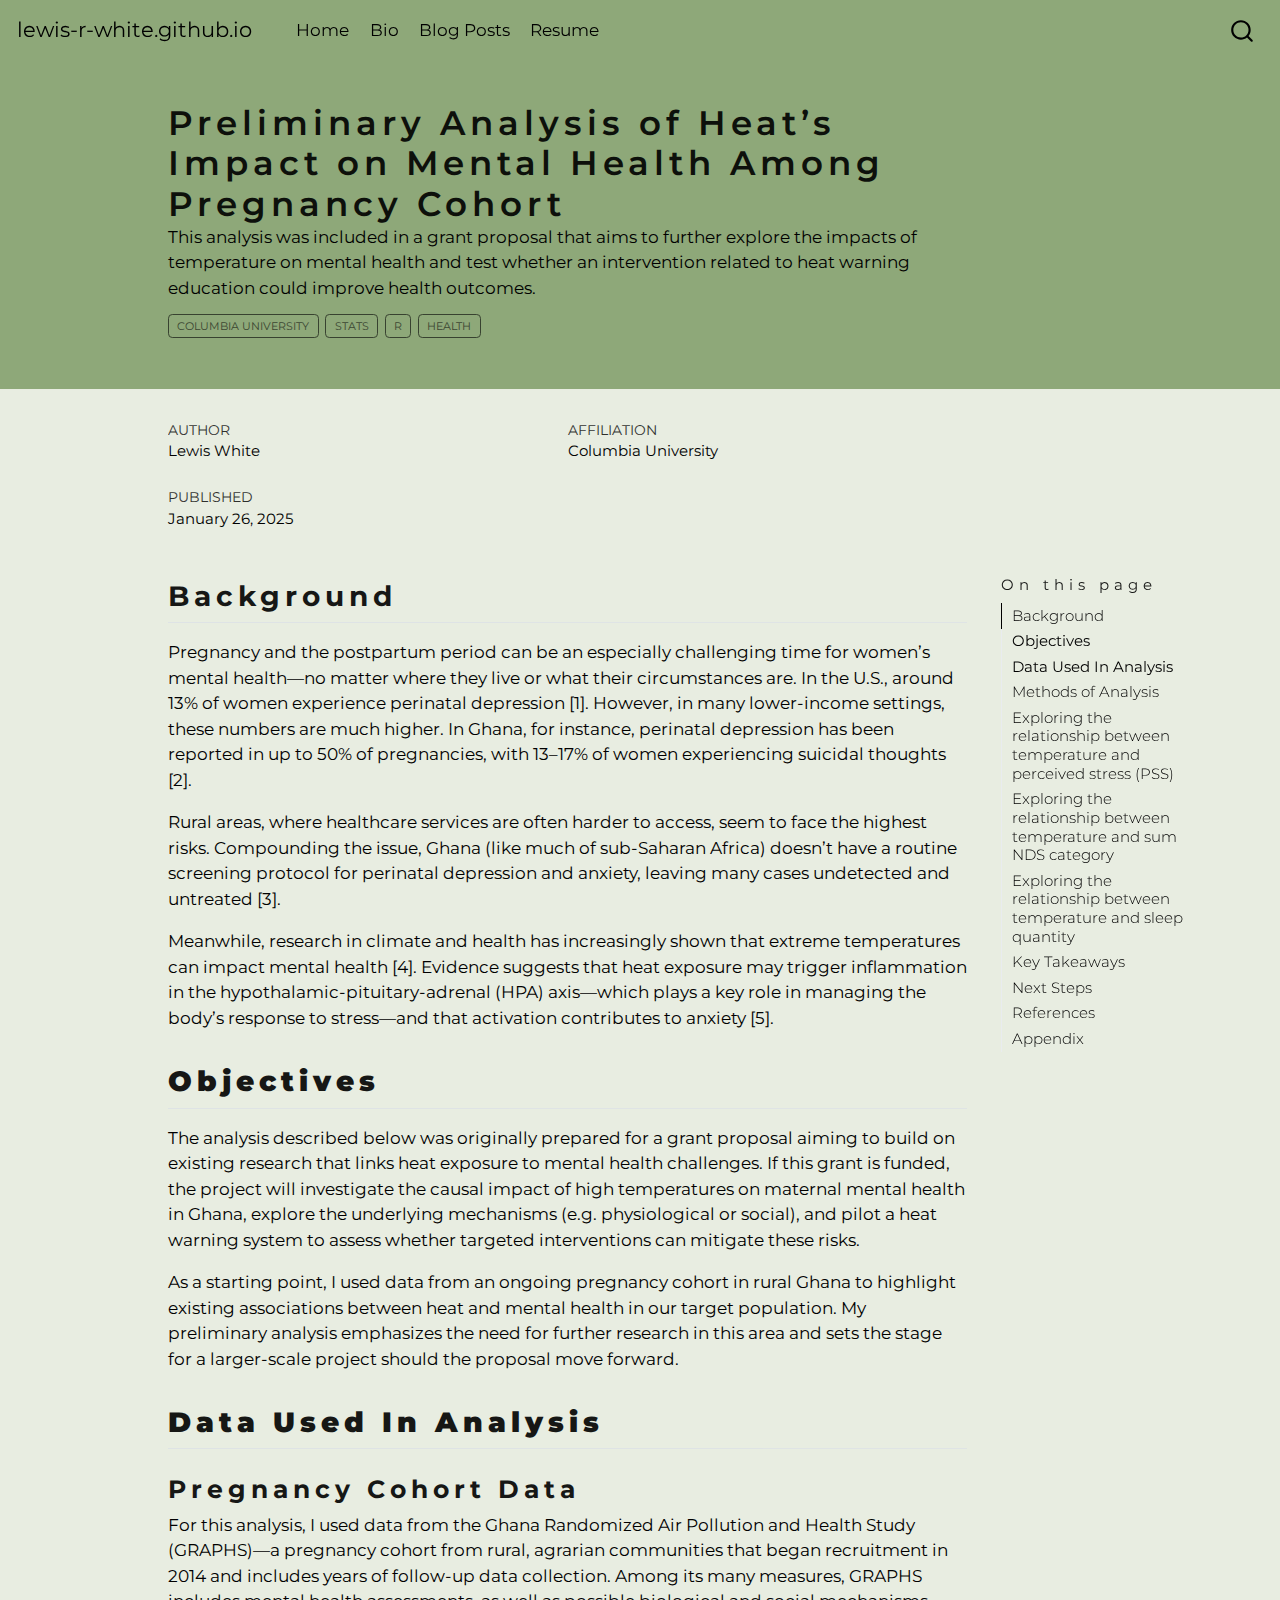
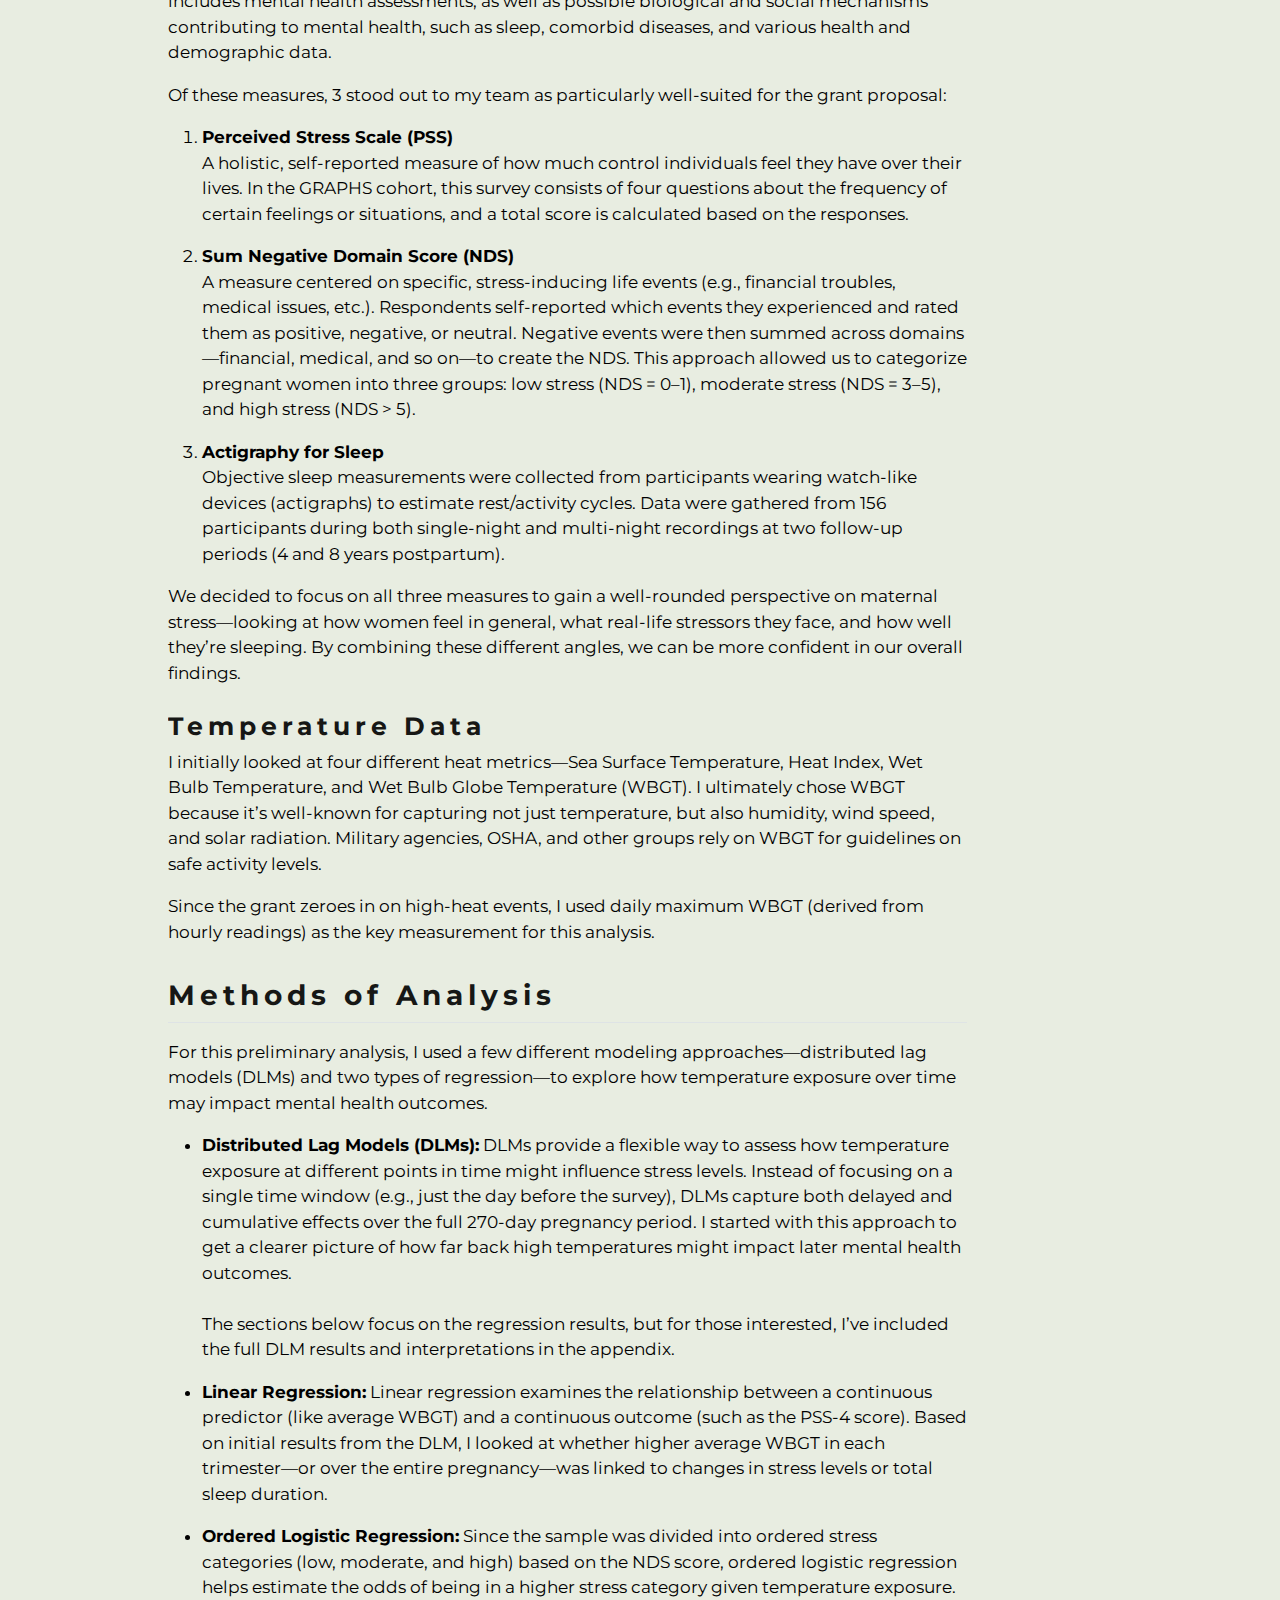
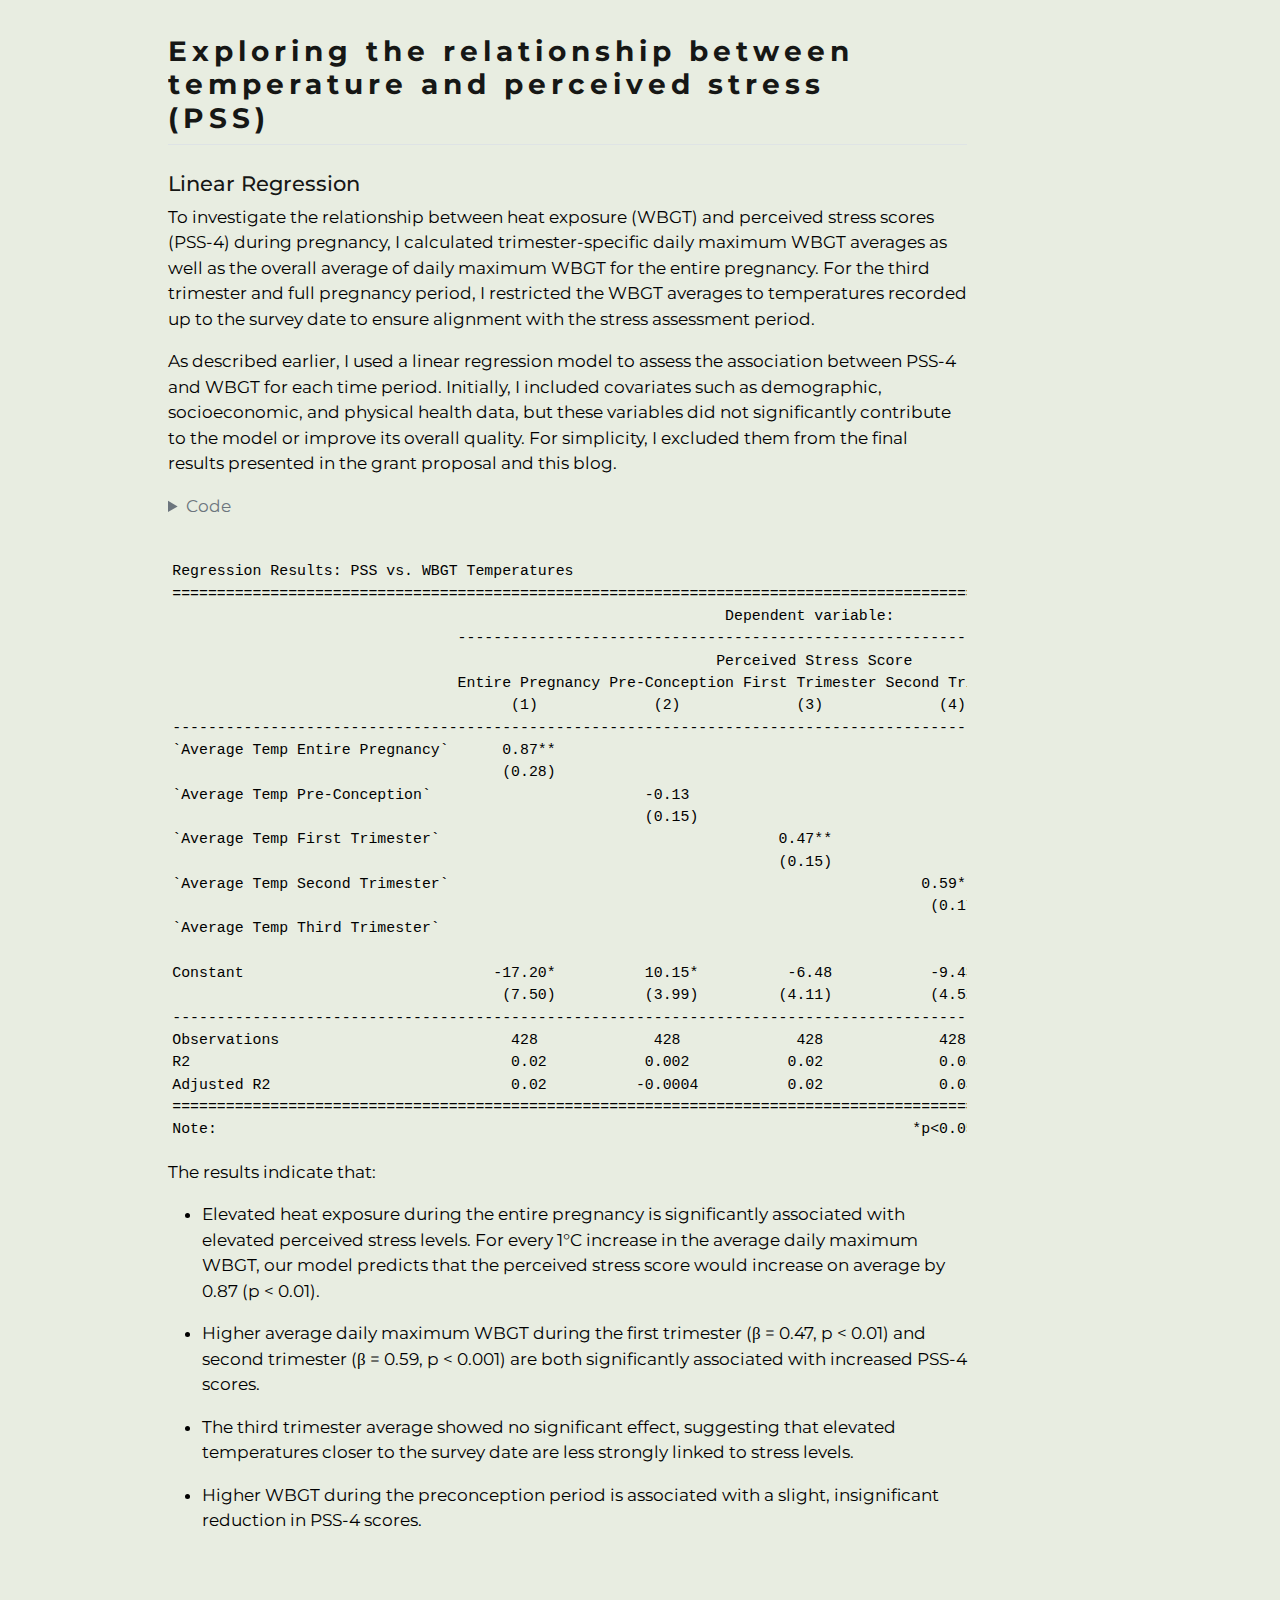
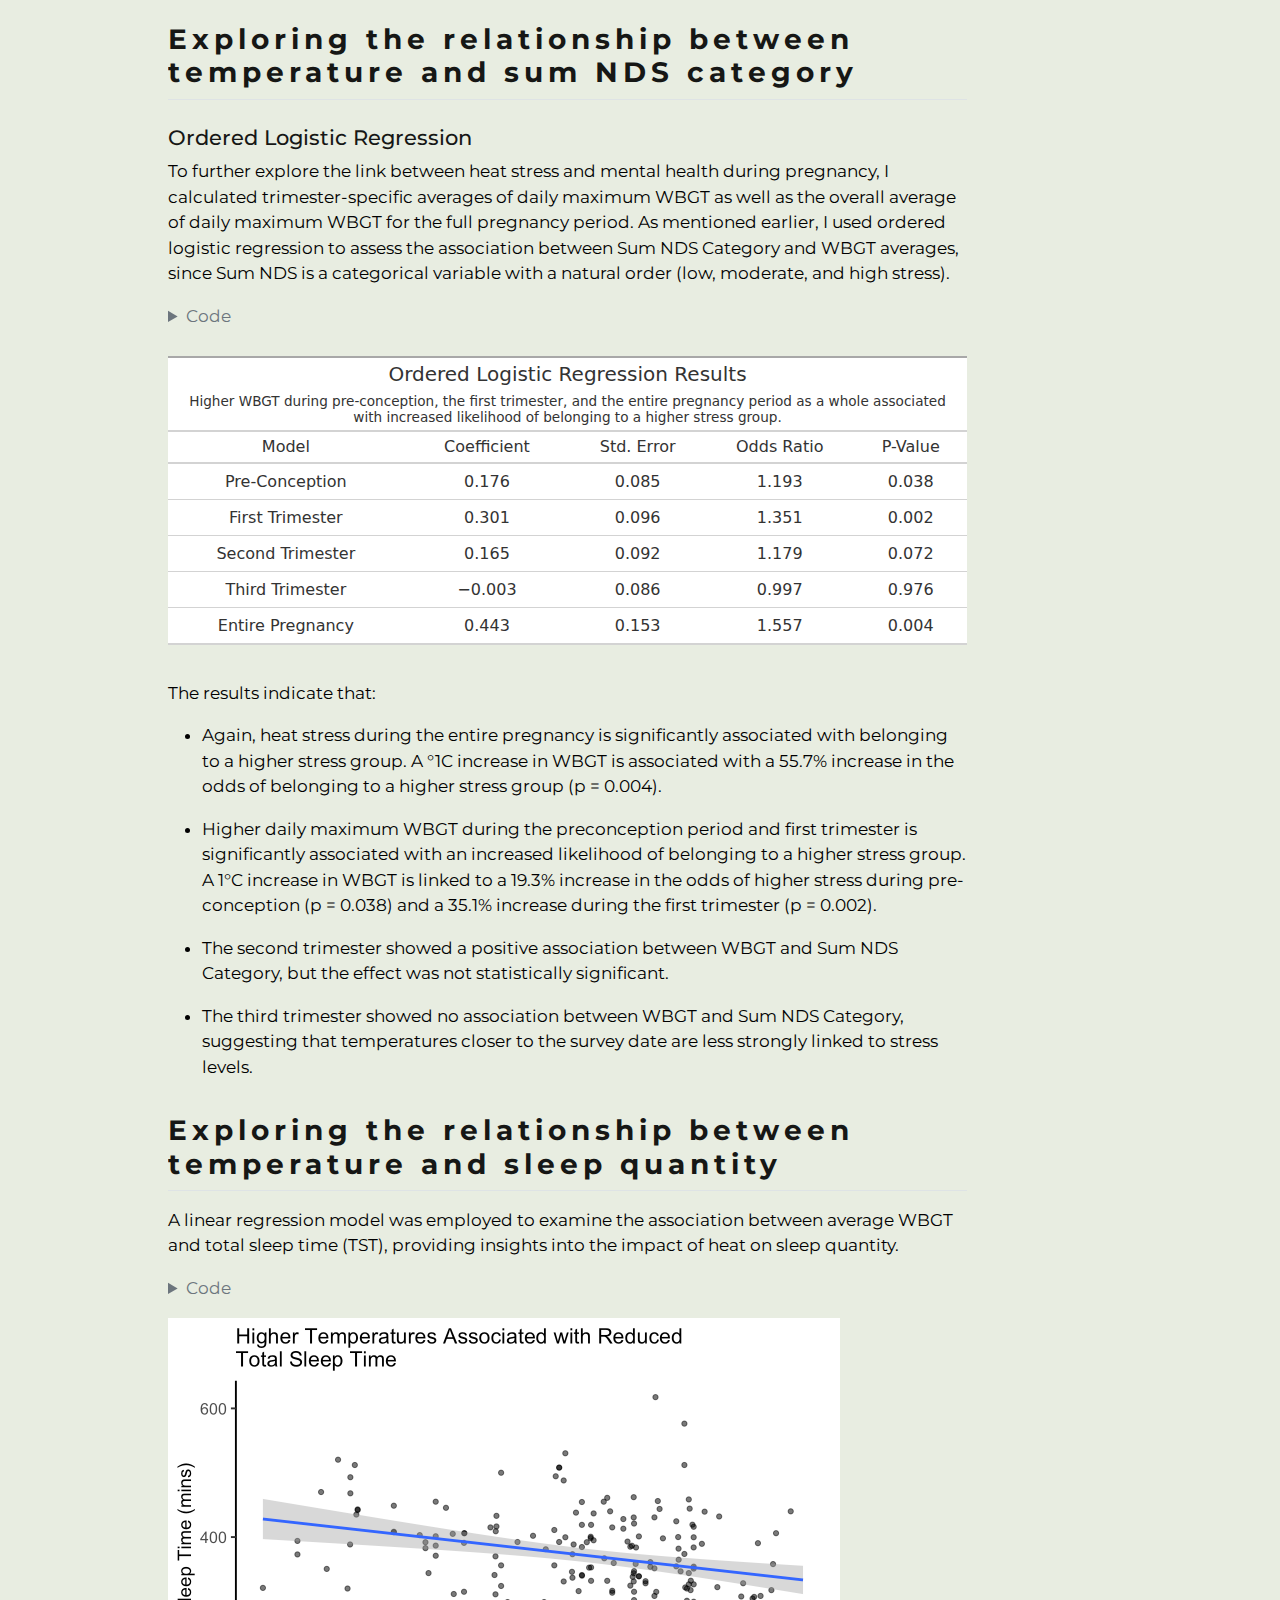
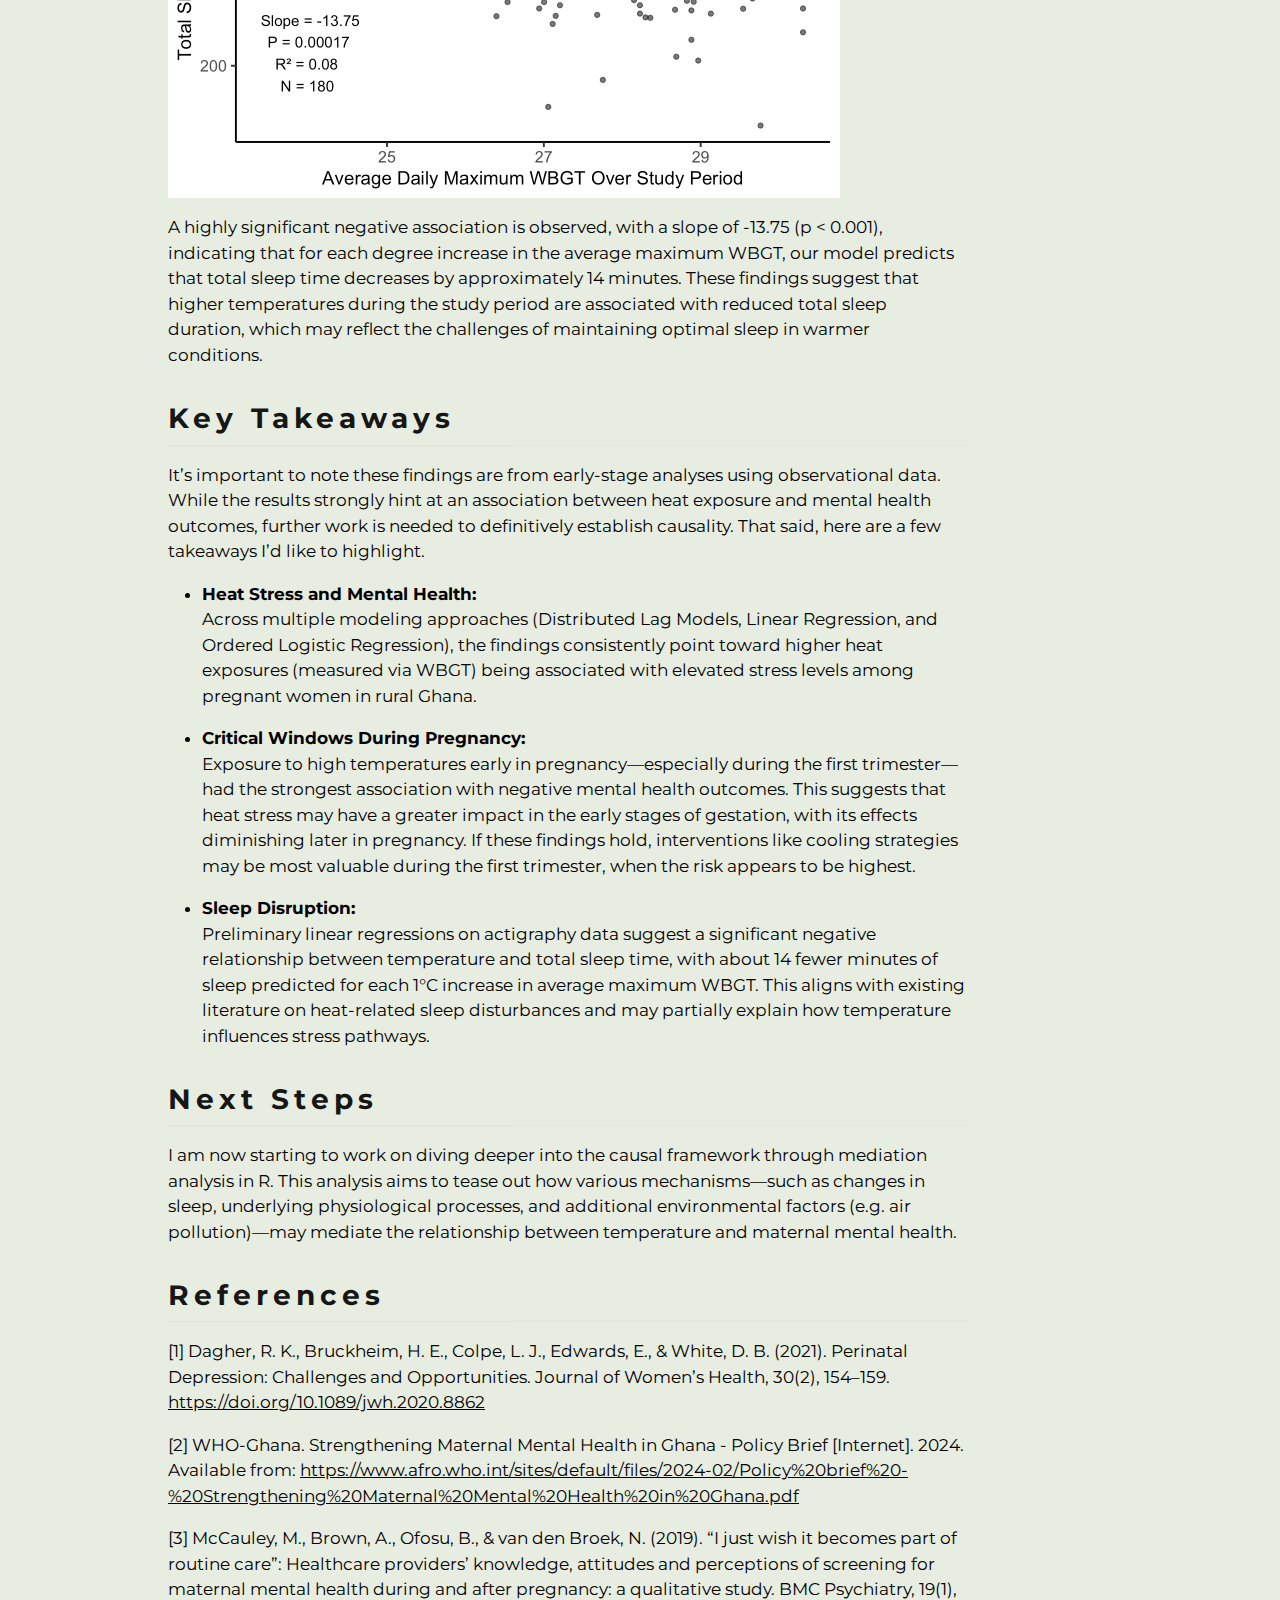
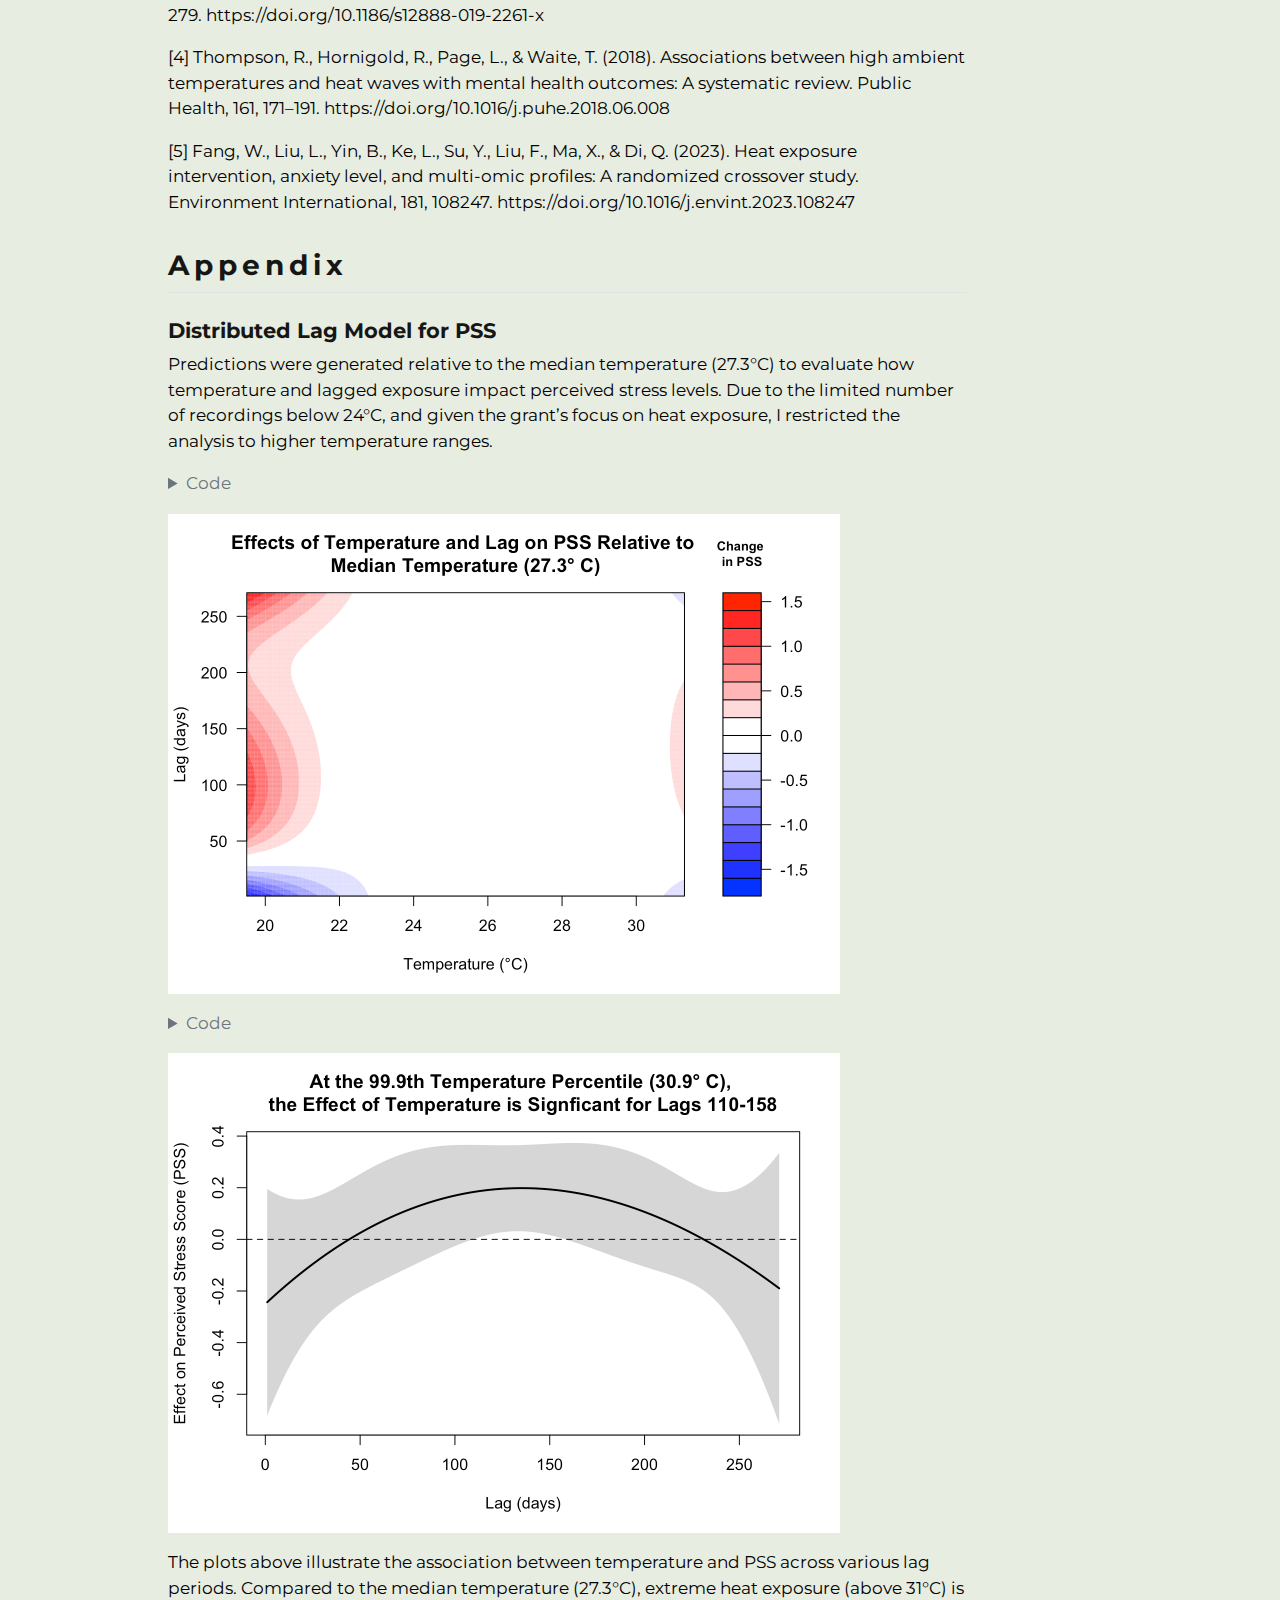
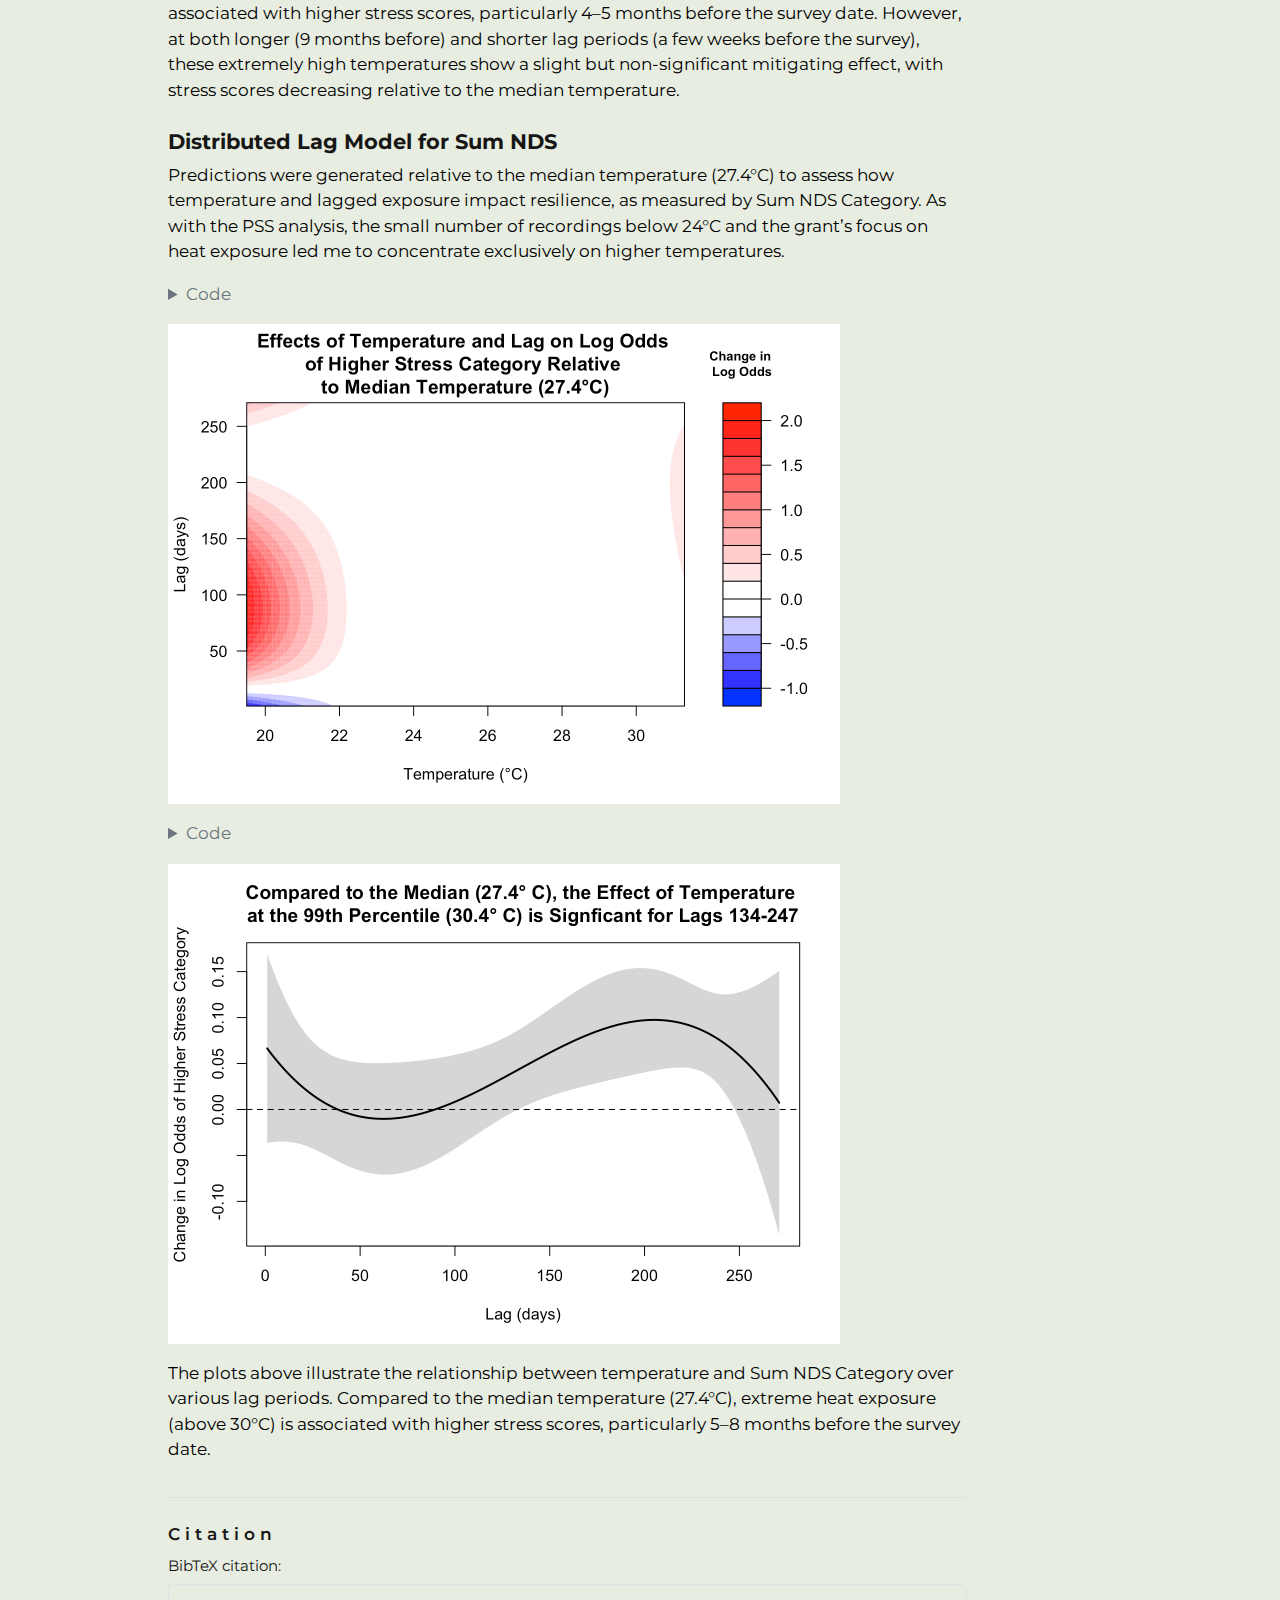
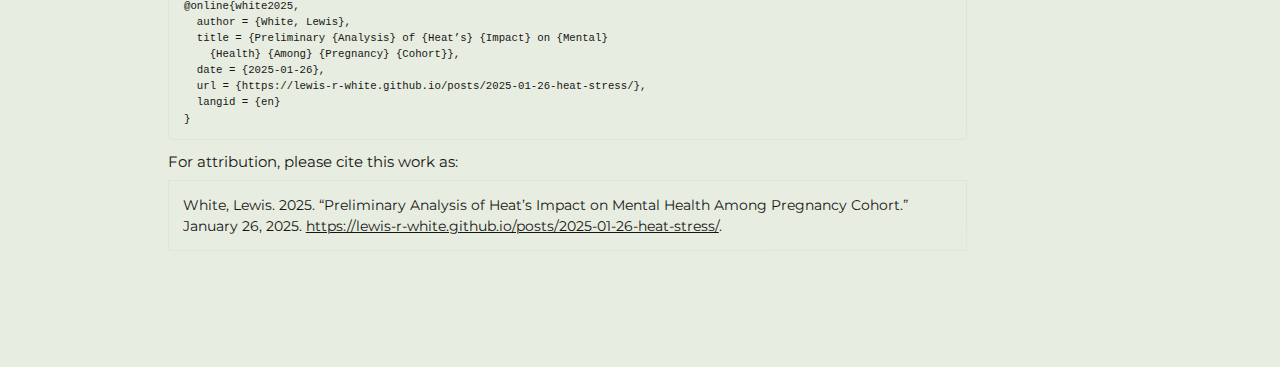
<file: docs/posts/2025-01-26-heat-stress/index.html>
<!DOCTYPE html>
<html xmlns="http://www.w3.org/1999/xhtml" lang="en" xml:lang="en"><head>

<meta charset="utf-8">
<meta name="generator" content="quarto-1.3.450">

<meta name="viewport" content="width=device-width, initial-scale=1.0, user-scalable=yes">

<meta name="author" content="Lewis White">
<meta name="dcterms.date" content="2025-01-26">
<meta name="description" content="This analysis was included in a grant proposal that aims to further explore the impacts of temperature on mental health and test whether an intervention related to heat warning education could improve health outcomes.">

<title>lewis-r-white.github.io - Preliminary Analysis of Heat’s Impact on Mental Health Among Pregnancy Cohort</title>
<style>
code{white-space: pre-wrap;}
span.smallcaps{font-variant: small-caps;}
div.columns{display: flex; gap: min(4vw, 1.5em);}
div.column{flex: auto; overflow-x: auto;}
div.hanging-indent{margin-left: 1.5em; text-indent: -1.5em;}
ul.task-list{list-style: none;}
ul.task-list li input[type="checkbox"] {
  width: 0.8em;
  margin: 0 0.8em 0.2em -1em; /* quarto-specific, see https://github.com/quarto-dev/quarto-cli/issues/4556 */ 
  vertical-align: middle;
}
/* CSS for syntax highlighting */
pre > code.sourceCode { white-space: pre; position: relative; }
pre > code.sourceCode > span { display: inline-block; line-height: 1.25; }
pre > code.sourceCode > span:empty { height: 1.2em; }
.sourceCode { overflow: visible; }
code.sourceCode > span { color: inherit; text-decoration: inherit; }
div.sourceCode { margin: 1em 0; }
pre.sourceCode { margin: 0; }
@media screen {
div.sourceCode { overflow: auto; }
}
@media print {
pre > code.sourceCode { white-space: pre-wrap; }
pre > code.sourceCode > span { text-indent: -5em; padding-left: 5em; }
}
pre.numberSource code
  { counter-reset: source-line 0; }
pre.numberSource code > span
  { position: relative; left: -4em; counter-increment: source-line; }
pre.numberSource code > span > a:first-child::before
  { content: counter(source-line);
    position: relative; left: -1em; text-align: right; vertical-align: baseline;
    border: none; display: inline-block;
    -webkit-touch-callout: none; -webkit-user-select: none;
    -khtml-user-select: none; -moz-user-select: none;
    -ms-user-select: none; user-select: none;
    padding: 0 4px; width: 4em;
  }
pre.numberSource { margin-left: 3em;  padding-left: 4px; }
div.sourceCode
  {   }
@media screen {
pre > code.sourceCode > span > a:first-child::before { text-decoration: underline; }
}
</style>


<script src="../../site_libs/quarto-nav/quarto-nav.js"></script>
<script src="../../site_libs/quarto-nav/headroom.min.js"></script>
<script src="../../site_libs/clipboard/clipboard.min.js"></script>
<script src="../../site_libs/quarto-search/autocomplete.umd.js"></script>
<script src="../../site_libs/quarto-search/fuse.min.js"></script>
<script src="../../site_libs/quarto-search/quarto-search.js"></script>
<meta name="quarto:offset" content="../../">
<script src="../../site_libs/quarto-html/quarto.js"></script>
<script src="../../site_libs/quarto-html/popper.min.js"></script>
<script src="../../site_libs/quarto-html/tippy.umd.min.js"></script>
<script src="../../site_libs/quarto-html/anchor.min.js"></script>
<link href="../../site_libs/quarto-html/tippy.css" rel="stylesheet">
<link href="../../site_libs/quarto-html/quarto-syntax-highlighting.css" rel="stylesheet" id="quarto-text-highlighting-styles">
<script src="../../site_libs/bootstrap/bootstrap.min.js"></script>
<link href="../../site_libs/bootstrap/bootstrap-icons.css" rel="stylesheet">
<link href="../../site_libs/bootstrap/bootstrap.min.css" rel="stylesheet" id="quarto-bootstrap" data-mode="light">
<script id="quarto-search-options" type="application/json">{
  "location": "navbar",
  "copy-button": false,
  "collapse-after": 3,
  "panel-placement": "end",
  "type": "overlay",
  "limit": 20,
  "language": {
    "search-no-results-text": "No results",
    "search-matching-documents-text": "matching documents",
    "search-copy-link-title": "Copy link to search",
    "search-hide-matches-text": "Hide additional matches",
    "search-more-match-text": "more match in this document",
    "search-more-matches-text": "more matches in this document",
    "search-clear-button-title": "Clear",
    "search-detached-cancel-button-title": "Cancel",
    "search-submit-button-title": "Submit",
    "search-label": "Search"
  }
}</script>


</head>

<body class="nav-fixed">

<div id="quarto-search-results"></div>
  <header id="quarto-header" class="headroom fixed-top">
    <nav class="navbar navbar-expand-lg navbar-dark ">
      <div class="navbar-container container-fluid">
      <div class="navbar-brand-container">
    <a class="navbar-brand" href="../../index.html">
    <span class="navbar-title">lewis-r-white.github.io</span>
    </a>
  </div>
            <div id="quarto-search" class="" title="Search"></div>
          <button class="navbar-toggler" type="button" data-bs-toggle="collapse" data-bs-target="#navbarCollapse" aria-controls="navbarCollapse" aria-expanded="false" aria-label="Toggle navigation" onclick="if (window.quartoToggleHeadroom) { window.quartoToggleHeadroom(); }">
  <span class="navbar-toggler-icon"></span>
</button>
          <div class="collapse navbar-collapse" id="navbarCollapse">
            <ul class="navbar-nav navbar-nav-scroll me-auto">
  <li class="nav-item">
    <a class="nav-link" href="../../index.html" rel="" target="">
 <span class="menu-text">Home</span></a>
  </li>  
  <li class="nav-item">
    <a class="nav-link" href="../../about.html" rel="" target="">
 <span class="menu-text">Bio</span></a>
  </li>  
  <li class="nav-item">
    <a class="nav-link" href="../../Posts.html" rel="" target="">
 <span class="menu-text">Blog Posts</span></a>
  </li>  
  <li class="nav-item">
    <a class="nav-link" href="../../lewis_white_resume.pdf" rel="" target="">
 <span class="menu-text">Resume</span></a>
  </li>  
</ul>
            <div class="quarto-navbar-tools ms-auto">
</div>
          </div> <!-- /navcollapse -->
      </div> <!-- /container-fluid -->
    </nav>
</header>
<!-- content -->
<header id="title-block-header" class="quarto-title-block default page-columns page-full">
  <div class="quarto-title-banner page-columns page-full">
    <div class="quarto-title column-body">
      <h1 class="title">Preliminary Analysis of Heat’s Impact on Mental Health Among Pregnancy Cohort</h1>
                  <div>
        <div class="description">
          This analysis was included in a grant proposal that aims to further explore the impacts of temperature on mental health and test whether an intervention related to heat warning education could improve health outcomes.
        </div>
      </div>
                          <div class="quarto-categories">
                <div class="quarto-category">Columbia University</div>
                <div class="quarto-category">Stats</div>
                <div class="quarto-category">R</div>
                <div class="quarto-category">Health</div>
              </div>
                  </div>
  </div>
    
  <div class="quarto-title-meta-author">
    <div class="quarto-title-meta-heading">Author</div>
    <div class="quarto-title-meta-heading">Affiliation</div>
    
      <div class="quarto-title-meta-contents">
      <p class="author"><a href="https://lewis-r-white.github.io/">Lewis White</a> </p>
    </div>
      <div class="quarto-title-meta-contents">
          <p class="affiliation">
              Columbia University
            </p>
        </div>
      </div>

  <div class="quarto-title-meta">

        
      <div>
      <div class="quarto-title-meta-heading">Published</div>
      <div class="quarto-title-meta-contents">
        <p class="date">January 26, 2025</p>
      </div>
    </div>
    
      
    </div>
    
  
  </header><div id="quarto-content" class="quarto-container page-columns page-rows-contents page-layout-article page-navbar">
<!-- sidebar -->
<!-- margin-sidebar -->
    <div id="quarto-margin-sidebar" class="sidebar margin-sidebar">
        <nav id="TOC" role="doc-toc" class="toc-active">
    <h2 id="toc-title">On this page</h2>
   
  <ul>
  <li><a href="#background" id="toc-background" class="nav-link active" data-scroll-target="#background">Background</a></li>
  <li><a href="#objectives" id="toc-objectives" class="nav-link" data-scroll-target="#objectives"><strong>Objectives</strong></a></li>
  <li><a href="#data-used-in-analysis" id="toc-data-used-in-analysis" class="nav-link" data-scroll-target="#data-used-in-analysis"><strong>Data Used In Analysis</strong></a>
  <ul class="collapse">
  <li><a href="#pregnancy-cohort-data" id="toc-pregnancy-cohort-data" class="nav-link" data-scroll-target="#pregnancy-cohort-data">Pregnancy Cohort Data</a></li>
  <li><a href="#temperature-data" id="toc-temperature-data" class="nav-link" data-scroll-target="#temperature-data">Temperature Data</a></li>
  </ul></li>
  <li><a href="#methods-of-analysis" id="toc-methods-of-analysis" class="nav-link" data-scroll-target="#methods-of-analysis">Methods of Analysis</a></li>
  <li><a href="#exploring-the-relationship-between-temperature-and-perceived-stress-pss" id="toc-exploring-the-relationship-between-temperature-and-perceived-stress-pss" class="nav-link" data-scroll-target="#exploring-the-relationship-between-temperature-and-perceived-stress-pss">Exploring the relationship between temperature and perceived stress (PSS)</a>
  <ul class="collapse">
  <li><a href="#section" id="toc-section" class="nav-link" data-scroll-target="#section"></a></li>
  </ul></li>
  <li><a href="#exploring-the-relationship-between-temperature-and-sum-nds-category" id="toc-exploring-the-relationship-between-temperature-and-sum-nds-category" class="nav-link" data-scroll-target="#exploring-the-relationship-between-temperature-and-sum-nds-category">Exploring the relationship between temperature and sum NDS category</a></li>
  <li><a href="#exploring-the-relationship-between-temperature-and-sleep-quantity" id="toc-exploring-the-relationship-between-temperature-and-sleep-quantity" class="nav-link" data-scroll-target="#exploring-the-relationship-between-temperature-and-sleep-quantity">Exploring the relationship between temperature and sleep quantity</a></li>
  <li><a href="#key-takeaways" id="toc-key-takeaways" class="nav-link" data-scroll-target="#key-takeaways">Key Takeaways</a></li>
  <li><a href="#next-steps" id="toc-next-steps" class="nav-link" data-scroll-target="#next-steps">Next Steps</a></li>
  <li><a href="#references" id="toc-references" class="nav-link" data-scroll-target="#references">References</a></li>
  <li><a href="#appendix" id="toc-appendix" class="nav-link" data-scroll-target="#appendix">Appendix</a></li>
  </ul>
</nav>
    </div>
<!-- main -->
<main class="content quarto-banner-title-block" id="quarto-document-content">




<section id="background" class="level2">
<h2 class="anchored" data-anchor-id="background">Background</h2>
<p>Pregnancy and the postpartum period can be an especially challenging time for women’s mental health—no matter where they live or what their circumstances are. In the U.S., around 13% of women experience perinatal depression [1]. However, in many lower-income settings, these numbers are much higher. In Ghana, for instance, perinatal depression has been reported in up to 50% of pregnancies, with 13–17% of women experiencing suicidal thoughts [2].</p>
<p>Rural areas, where healthcare services are often harder to access, seem to face the highest risks. Compounding the issue, Ghana (like much of sub-Saharan Africa) doesn’t have a routine screening protocol for perinatal depression and anxiety, leaving many cases undetected and untreated [3].</p>
<p>Meanwhile, research in climate and health has increasingly shown that extreme temperatures can impact mental health [4]. Evidence suggests that heat exposure may trigger inflammation in the hypothalamic-pituitary-adrenal (HPA) axis—which plays a key role in managing the body’s response to stress—and that activation contributes to anxiety [5].</p>
</section>
<section id="objectives" class="level2">
<h2 class="anchored" data-anchor-id="objectives"><strong>Objectives</strong></h2>
<p>The analysis described below was originally prepared for a grant proposal aiming to build on existing research that links heat exposure to mental health challenges. If this grant is funded, the project will investigate the causal impact of high temperatures on maternal mental health in Ghana, explore the underlying mechanisms (e.g.&nbsp;physiological or social), and pilot a heat warning system to assess whether targeted interventions can mitigate these risks.</p>
<p>As a starting point, I used data from an ongoing pregnancy cohort in rural Ghana to highlight existing associations between heat and mental health in our target population. My preliminary analysis emphasizes the need for further research in this area and sets the stage for a larger-scale project should the proposal move forward.</p>
</section>
<section id="data-used-in-analysis" class="level2">
<h2 class="anchored" data-anchor-id="data-used-in-analysis"><strong>Data Used In Analysis</strong></h2>
<section id="pregnancy-cohort-data" class="level3">
<h3 class="anchored" data-anchor-id="pregnancy-cohort-data">Pregnancy Cohort Data</h3>
<p>For this analysis, I used data from the Ghana Randomized Air Pollution and Health Study (GRAPHS)—a pregnancy cohort from rural, agrarian communities that began recruitment in 2014 and includes years of follow-up data collection. Among its many measures, GRAPHS includes mental health assessments, as well as possible biological and social mechanisms contributing to mental health, such as sleep, comorbid diseases, and various health and demographic data.</p>
<p>Of these measures, 3 stood out to my team as particularly well-suited for the grant proposal:</p>
<ol type="1">
<li><p><strong>Perceived Stress Scale (PSS)<br>
</strong>A holistic, self-reported measure of how much control individuals feel they have over their lives. In the GRAPHS cohort, this survey consists of four questions about the frequency of certain feelings or situations, and a total score is calculated based on the responses.</p></li>
<li><p><strong>Sum Negative Domain Score (NDS)<br>
</strong>A measure centered on specific, stress-inducing life events (e.g., financial troubles, medical issues, etc.). Respondents self-reported which events they experienced and rated them as positive, negative, or neutral. Negative events were then summed across domains—financial, medical, and so on—to create the NDS. This approach allowed us to categorize pregnant women into three groups: low stress (NDS = 0–1), moderate stress (NDS = 3–5), and high stress (NDS &gt; 5).</p></li>
<li><p><strong>Actigraphy for Sleep<br>
</strong>Objective sleep measurements were collected from participants wearing watch-like devices (actigraphs) to estimate rest/activity cycles. Data were gathered from 156 participants during both single-night and multi-night recordings at two follow-up periods (4 and 8 years postpartum).</p></li>
</ol>
<p>We decided to focus on all three measures to gain a well-rounded perspective on maternal stress—looking at how women feel in general, what real-life stressors they face, and how well they’re sleeping. By combining these different angles, we can be more confident in our overall findings.</p>
</section>
<section id="temperature-data" class="level3">
<h3 class="anchored" data-anchor-id="temperature-data">Temperature Data</h3>
<p>I initially looked at four different heat metrics—Sea Surface Temperature, Heat Index, Wet Bulb Temperature, and Wet Bulb Globe Temperature (WBGT). I ultimately chose WBGT because it’s well-known for capturing not just temperature, but also humidity, wind speed, and solar radiation. Military agencies, OSHA, and other groups rely on WBGT for guidelines on safe activity levels.</p>
<p>Since the grant zeroes in on high-heat events, I used daily maximum WBGT (derived from hourly readings) as the key measurement for this analysis.</p>
</section>
</section>
<section id="methods-of-analysis" class="level2">
<h2 class="anchored" data-anchor-id="methods-of-analysis">Methods of Analysis</h2>
<p>For this preliminary analysis, I used a few different modeling approaches—distributed lag models (DLMs) and two types of regression—to explore how temperature exposure over time may impact mental health outcomes.</p>
<ul>
<li><p><strong>Distributed Lag Models (DLMs):</strong> DLMs provide a flexible way to assess how temperature exposure at different points in time might influence stress levels. Instead of focusing on a single time window (e.g., just the day before the survey), DLMs capture both delayed and cumulative effects over the full 270-day pregnancy period. I started with this approach to get a clearer picture of how far back high temperatures might impact later mental health outcomes.<br>
<br>
The sections below focus on the regression results, but for those interested, I’ve included the full DLM results and interpretations in the appendix.</p></li>
<li><p><strong>Linear Regression:</strong> Linear regression examines the relationship between a continuous predictor (like average WBGT) and a continuous outcome (such as the PSS-4 score). Based on initial results from the DLM, I looked at whether higher average WBGT in each trimester—or over the entire pregnancy—was linked to changes in stress levels or total sleep duration.</p></li>
<li><p><strong>Ordered Logistic Regression:</strong> Since the sample was divided into ordered stress categories (low, moderate, and high) based on the NDS score, ordered logistic regression helps estimate the odds of being in a higher stress category given temperature exposure.</p></li>
</ul>
</section>
<section id="exploring-the-relationship-between-temperature-and-perceived-stress-pss" class="level2">
<h2 class="anchored" data-anchor-id="exploring-the-relationship-between-temperature-and-perceived-stress-pss">Exploring the relationship between temperature and perceived stress (PSS)</h2>
<section id="linear-regression" class="level4">
<h4 class="anchored" data-anchor-id="linear-regression">Linear Regression</h4>
<p>To investigate the relationship between heat exposure (WBGT) and perceived stress scores (PSS-4) during pregnancy, I calculated trimester-specific daily maximum WBGT averages as well as the overall average of daily maximum WBGT for the entire pregnancy. For the third trimester and full pregnancy period, I restricted the WBGT averages to temperatures recorded up to the survey date to ensure alignment with the stress assessment period.</p>
<p>As described earlier, I used a linear regression model to assess the association between PSS-4 and WBGT for each time period. Initially, I included covariates such as demographic, socioeconomic, and physical health data, but these variables did not significantly contribute to the model or improve its overall quality. For simplicity, I excluded them from the final results presented in the grant proposal and this blog.</p>
<div class="cell">
<details>
<summary>Code</summary>
<div class="sourceCode cell-code" id="cb1"><pre class="sourceCode r code-with-copy"><code class="sourceCode r"><span id="cb1-1"><a href="#cb1-1" aria-hidden="true" tabindex="-1"></a><span class="do">## SET UP THE DATA -- find temps over custom periods of interest</span></span>
<span id="cb1-2"><a href="#cb1-2" aria-hidden="true" tabindex="-1"></a></span>
<span id="cb1-3"><a href="#cb1-3" aria-hidden="true" tabindex="-1"></a><span class="co"># Function to process temperature data for the selected metric</span></span>
<span id="cb1-4"><a href="#cb1-4" aria-hidden="true" tabindex="-1"></a>process_temperature_data <span class="ot">&lt;-</span> <span class="cf">function</span>(era5_data, metric) {</span>
<span id="cb1-5"><a href="#cb1-5" aria-hidden="true" tabindex="-1"></a>  era5_data <span class="sc">%&gt;%</span></span>
<span id="cb1-6"><a href="#cb1-6" aria-hidden="true" tabindex="-1"></a>    <span class="fu">select</span>(community, date, <span class="sc">!!</span><span class="fu">sym</span>(metric)) <span class="sc">%&gt;%</span></span>
<span id="cb1-7"><a href="#cb1-7" aria-hidden="true" tabindex="-1"></a>    <span class="fu">rename</span>(<span class="at">temp_metric =</span> <span class="sc">!!</span><span class="fu">sym</span>(metric)) <span class="sc">%&gt;%</span></span>
<span id="cb1-8"><a href="#cb1-8" aria-hidden="true" tabindex="-1"></a>    <span class="fu">distinct</span>()</span>
<span id="cb1-9"><a href="#cb1-9" aria-hidden="true" tabindex="-1"></a>}</span>
<span id="cb1-10"><a href="#cb1-10" aria-hidden="true" tabindex="-1"></a></span>
<span id="cb1-11"><a href="#cb1-11" aria-hidden="true" tabindex="-1"></a><span class="co"># Process temp data</span></span>
<span id="cb1-12"><a href="#cb1-12" aria-hidden="true" tabindex="-1"></a>temp_data_clean <span class="ot">&lt;-</span> <span class="fu">process_temperature_data</span>(<span class="at">era5_data =</span> era5, <span class="at">metric =</span> <span class="st">"max_wbgt"</span>)</span>
<span id="cb1-13"><a href="#cb1-13" aria-hidden="true" tabindex="-1"></a></span>
<span id="cb1-14"><a href="#cb1-14" aria-hidden="true" tabindex="-1"></a></span>
<span id="cb1-15"><a href="#cb1-15" aria-hidden="true" tabindex="-1"></a>calc_custom_temp_avg <span class="ot">&lt;-</span> <span class="cf">function</span>(stress_data, temp_data) {</span>
<span id="cb1-16"><a href="#cb1-16" aria-hidden="true" tabindex="-1"></a>  stress_data <span class="sc">%&gt;%</span></span>
<span id="cb1-17"><a href="#cb1-17" aria-hidden="true" tabindex="-1"></a>    <span class="fu">rowwise</span>() <span class="sc">%&gt;%</span>  <span class="co"># Perform operations for each row (unique survey observation)</span></span>
<span id="cb1-18"><a href="#cb1-18" aria-hidden="true" tabindex="-1"></a>    <span class="fu">mutate</span>(</span>
<span id="cb1-19"><a href="#cb1-19" aria-hidden="true" tabindex="-1"></a>      <span class="co"># Temperature on the day of the survey</span></span>
<span id="cb1-20"><a href="#cb1-20" aria-hidden="true" tabindex="-1"></a>      <span class="at">avg_temp_day_of_survey =</span> temp_data <span class="sc">%&gt;%</span></span>
<span id="cb1-21"><a href="#cb1-21" aria-hidden="true" tabindex="-1"></a>        <span class="fu">filter</span>(community <span class="sc">==</span> vname, date <span class="sc">==</span> survey_date) <span class="sc">%&gt;%</span></span>
<span id="cb1-22"><a href="#cb1-22" aria-hidden="true" tabindex="-1"></a>        <span class="fu">summarise</span>(<span class="at">mean_temp =</span> <span class="fu">mean</span>(temp_metric, <span class="at">na.rm =</span> <span class="cn">TRUE</span>)) <span class="sc">%&gt;%</span></span>
<span id="cb1-23"><a href="#cb1-23" aria-hidden="true" tabindex="-1"></a>        <span class="fu">pull</span>(mean_temp),</span>
<span id="cb1-24"><a href="#cb1-24" aria-hidden="true" tabindex="-1"></a>      </span>
<span id="cb1-25"><a href="#cb1-25" aria-hidden="true" tabindex="-1"></a>      <span class="co"># Temperature the day before the survey</span></span>
<span id="cb1-26"><a href="#cb1-26" aria-hidden="true" tabindex="-1"></a>      <span class="at">avg_temp_day_before_survey =</span> temp_data <span class="sc">%&gt;%</span></span>
<span id="cb1-27"><a href="#cb1-27" aria-hidden="true" tabindex="-1"></a>        <span class="fu">filter</span>(community <span class="sc">==</span> vname, date <span class="sc">==</span> survey_date <span class="sc">-</span> <span class="dv">1</span>) <span class="sc">%&gt;%</span></span>
<span id="cb1-28"><a href="#cb1-28" aria-hidden="true" tabindex="-1"></a>        <span class="fu">summarise</span>(<span class="at">mean_temp =</span> <span class="fu">mean</span>(temp_metric, <span class="at">na.rm =</span> <span class="cn">TRUE</span>)) <span class="sc">%&gt;%</span></span>
<span id="cb1-29"><a href="#cb1-29" aria-hidden="true" tabindex="-1"></a>        <span class="fu">pull</span>(mean_temp),</span>
<span id="cb1-30"><a href="#cb1-30" aria-hidden="true" tabindex="-1"></a>      </span>
<span id="cb1-31"><a href="#cb1-31" aria-hidden="true" tabindex="-1"></a>      <span class="co"># Average temperature for the week before the survey</span></span>
<span id="cb1-32"><a href="#cb1-32" aria-hidden="true" tabindex="-1"></a>      <span class="at">avg_temp_week_before_survey =</span> temp_data <span class="sc">%&gt;%</span></span>
<span id="cb1-33"><a href="#cb1-33" aria-hidden="true" tabindex="-1"></a>        <span class="fu">filter</span>(community <span class="sc">==</span> vname, date <span class="sc">&gt;=</span> survey_date <span class="sc">-</span> <span class="dv">7</span> <span class="sc">&amp;</span> date <span class="sc">&lt;</span> survey_date) <span class="sc">%&gt;%</span></span>
<span id="cb1-34"><a href="#cb1-34" aria-hidden="true" tabindex="-1"></a>        <span class="fu">summarise</span>(<span class="at">mean_temp =</span> <span class="fu">mean</span>(temp_metric, <span class="at">na.rm =</span> <span class="cn">TRUE</span>)) <span class="sc">%&gt;%</span></span>
<span id="cb1-35"><a href="#cb1-35" aria-hidden="true" tabindex="-1"></a>        <span class="fu">pull</span>(mean_temp),</span>
<span id="cb1-36"><a href="#cb1-36" aria-hidden="true" tabindex="-1"></a>      </span>
<span id="cb1-37"><a href="#cb1-37" aria-hidden="true" tabindex="-1"></a>      <span class="co"># Average temperature for the 3 months before the survey</span></span>
<span id="cb1-38"><a href="#cb1-38" aria-hidden="true" tabindex="-1"></a>      <span class="at">avg_temp_3_months_before =</span> temp_data <span class="sc">%&gt;%</span></span>
<span id="cb1-39"><a href="#cb1-39" aria-hidden="true" tabindex="-1"></a>        <span class="fu">filter</span>(community <span class="sc">==</span> vname, date <span class="sc">&gt;=</span> survey_date <span class="sc">-</span> <span class="dv">90</span> <span class="sc">&amp;</span> date <span class="sc">&lt;</span> survey_date) <span class="sc">%&gt;%</span></span>
<span id="cb1-40"><a href="#cb1-40" aria-hidden="true" tabindex="-1"></a>        <span class="fu">summarise</span>(<span class="at">mean_temp =</span> <span class="fu">mean</span>(temp_metric, <span class="at">na.rm =</span> <span class="cn">TRUE</span>)) <span class="sc">%&gt;%</span></span>
<span id="cb1-41"><a href="#cb1-41" aria-hidden="true" tabindex="-1"></a>        <span class="fu">pull</span>(mean_temp),</span>
<span id="cb1-42"><a href="#cb1-42" aria-hidden="true" tabindex="-1"></a>      </span>
<span id="cb1-43"><a href="#cb1-43" aria-hidden="true" tabindex="-1"></a>      <span class="co"># Average temperature for the 6 months before the survey</span></span>
<span id="cb1-44"><a href="#cb1-44" aria-hidden="true" tabindex="-1"></a>      <span class="at">avg_temp_6_months_before =</span> temp_data <span class="sc">%&gt;%</span></span>
<span id="cb1-45"><a href="#cb1-45" aria-hidden="true" tabindex="-1"></a>        <span class="fu">filter</span>(community <span class="sc">==</span> vname, date <span class="sc">&gt;=</span> survey_date <span class="sc">-</span> <span class="dv">180</span> <span class="sc">&amp;</span> date <span class="sc">&lt;</span> survey_date) <span class="sc">%&gt;%</span></span>
<span id="cb1-46"><a href="#cb1-46" aria-hidden="true" tabindex="-1"></a>        <span class="fu">summarise</span>(<span class="at">mean_temp =</span> <span class="fu">mean</span>(temp_metric, <span class="at">na.rm =</span> <span class="cn">TRUE</span>)) <span class="sc">%&gt;%</span></span>
<span id="cb1-47"><a href="#cb1-47" aria-hidden="true" tabindex="-1"></a>        <span class="fu">pull</span>(mean_temp),</span>
<span id="cb1-48"><a href="#cb1-48" aria-hidden="true" tabindex="-1"></a>      </span>
<span id="cb1-49"><a href="#cb1-49" aria-hidden="true" tabindex="-1"></a>      <span class="do">## TRIMESTER TEMP CALCULATIONS</span></span>
<span id="cb1-50"><a href="#cb1-50" aria-hidden="true" tabindex="-1"></a>      <span class="co"># Estimate conception date (280 days before delivery)</span></span>
<span id="cb1-51"><a href="#cb1-51" aria-hidden="true" tabindex="-1"></a>      </span>
<span id="cb1-52"><a href="#cb1-52" aria-hidden="true" tabindex="-1"></a>      <span class="co"># Use gestational age if available, otherwise default to 280 - medical average (not our average) gestation period </span></span>
<span id="cb1-53"><a href="#cb1-53" aria-hidden="true" tabindex="-1"></a>      <span class="at">gestage_days =</span> <span class="fu">ifelse</span>(<span class="fu">is.na</span>(gestage_days), <span class="dv">280</span>, gestage_days),</span>
<span id="cb1-54"><a href="#cb1-54" aria-hidden="true" tabindex="-1"></a>      </span>
<span id="cb1-55"><a href="#cb1-55" aria-hidden="true" tabindex="-1"></a>      <span class="co"># Calculate conception date based on gestational age</span></span>
<span id="cb1-56"><a href="#cb1-56" aria-hidden="true" tabindex="-1"></a>      <span class="at">conception_date =</span> datdeliv <span class="sc">-</span> gestage_days,</span>
<span id="cb1-57"><a href="#cb1-57" aria-hidden="true" tabindex="-1"></a>  </span>
<span id="cb1-58"><a href="#cb1-58" aria-hidden="true" tabindex="-1"></a>      <span class="co"># Pre-conception temperature average (60 days before conception)</span></span>
<span id="cb1-59"><a href="#cb1-59" aria-hidden="true" tabindex="-1"></a>      <span class="at">avg_temp_pre_conception =</span> temp_data <span class="sc">%&gt;%</span></span>
<span id="cb1-60"><a href="#cb1-60" aria-hidden="true" tabindex="-1"></a>        <span class="fu">filter</span>(</span>
<span id="cb1-61"><a href="#cb1-61" aria-hidden="true" tabindex="-1"></a>          community <span class="sc">==</span> vname,</span>
<span id="cb1-62"><a href="#cb1-62" aria-hidden="true" tabindex="-1"></a>          date <span class="sc">&gt;=</span> conception_date <span class="sc">-</span> <span class="dv">60</span> <span class="sc">&amp;</span> date <span class="sc">&lt;</span> conception_date</span>
<span id="cb1-63"><a href="#cb1-63" aria-hidden="true" tabindex="-1"></a>        ) <span class="sc">%&gt;%</span></span>
<span id="cb1-64"><a href="#cb1-64" aria-hidden="true" tabindex="-1"></a>        <span class="fu">summarise</span>(<span class="at">mean_temp =</span> <span class="fu">mean</span>(temp_metric, <span class="at">na.rm =</span> <span class="cn">TRUE</span>)) <span class="sc">%&gt;%</span></span>
<span id="cb1-65"><a href="#cb1-65" aria-hidden="true" tabindex="-1"></a>        <span class="fu">pull</span>(mean_temp),</span>
<span id="cb1-66"><a href="#cb1-66" aria-hidden="true" tabindex="-1"></a>      </span>
<span id="cb1-67"><a href="#cb1-67" aria-hidden="true" tabindex="-1"></a>      <span class="co"># First trimester temperature average</span></span>
<span id="cb1-68"><a href="#cb1-68" aria-hidden="true" tabindex="-1"></a>      <span class="at">avg_temp_first_trimester =</span> temp_data <span class="sc">%&gt;%</span></span>
<span id="cb1-69"><a href="#cb1-69" aria-hidden="true" tabindex="-1"></a>        <span class="fu">filter</span>(</span>
<span id="cb1-70"><a href="#cb1-70" aria-hidden="true" tabindex="-1"></a>          community <span class="sc">==</span> vname,</span>
<span id="cb1-71"><a href="#cb1-71" aria-hidden="true" tabindex="-1"></a>          date <span class="sc">&gt;=</span> conception_date <span class="sc">&amp;</span> date <span class="sc">&lt;</span> conception_date <span class="sc">+</span> <span class="dv">90</span></span>
<span id="cb1-72"><a href="#cb1-72" aria-hidden="true" tabindex="-1"></a>        ) <span class="sc">%&gt;%</span></span>
<span id="cb1-73"><a href="#cb1-73" aria-hidden="true" tabindex="-1"></a>        <span class="fu">summarise</span>(<span class="at">mean_temp =</span> <span class="fu">mean</span>(temp_metric, <span class="at">na.rm =</span> <span class="cn">TRUE</span>)) <span class="sc">%&gt;%</span></span>
<span id="cb1-74"><a href="#cb1-74" aria-hidden="true" tabindex="-1"></a>        <span class="fu">pull</span>(mean_temp),</span>
<span id="cb1-75"><a href="#cb1-75" aria-hidden="true" tabindex="-1"></a>      </span>
<span id="cb1-76"><a href="#cb1-76" aria-hidden="true" tabindex="-1"></a>      <span class="co"># Second trimester temperature average</span></span>
<span id="cb1-77"><a href="#cb1-77" aria-hidden="true" tabindex="-1"></a>      <span class="at">avg_temp_second_trimester =</span> temp_data <span class="sc">%&gt;%</span></span>
<span id="cb1-78"><a href="#cb1-78" aria-hidden="true" tabindex="-1"></a>        <span class="fu">filter</span>(</span>
<span id="cb1-79"><a href="#cb1-79" aria-hidden="true" tabindex="-1"></a>          community <span class="sc">==</span> vname,</span>
<span id="cb1-80"><a href="#cb1-80" aria-hidden="true" tabindex="-1"></a>          date <span class="sc">&gt;=</span> conception_date <span class="sc">+</span> <span class="dv">91</span> <span class="sc">&amp;</span> date <span class="sc">&lt;</span> conception_date <span class="sc">+</span> <span class="dv">180</span></span>
<span id="cb1-81"><a href="#cb1-81" aria-hidden="true" tabindex="-1"></a>        ) <span class="sc">%&gt;%</span></span>
<span id="cb1-82"><a href="#cb1-82" aria-hidden="true" tabindex="-1"></a>        <span class="fu">summarise</span>(<span class="at">mean_temp =</span> <span class="fu">mean</span>(temp_metric, <span class="at">na.rm =</span> <span class="cn">TRUE</span>)) <span class="sc">%&gt;%</span></span>
<span id="cb1-83"><a href="#cb1-83" aria-hidden="true" tabindex="-1"></a>        <span class="fu">pull</span>(mean_temp),</span>
<span id="cb1-84"><a href="#cb1-84" aria-hidden="true" tabindex="-1"></a>      </span>
<span id="cb1-85"><a href="#cb1-85" aria-hidden="true" tabindex="-1"></a>      <span class="co"># Third trimester temperature average</span></span>
<span id="cb1-86"><a href="#cb1-86" aria-hidden="true" tabindex="-1"></a>      <span class="at">avg_temp_third_trimester =</span> temp_data <span class="sc">%&gt;%</span></span>
<span id="cb1-87"><a href="#cb1-87" aria-hidden="true" tabindex="-1"></a>        <span class="fu">filter</span>(</span>
<span id="cb1-88"><a href="#cb1-88" aria-hidden="true" tabindex="-1"></a>          community <span class="sc">==</span> vname,</span>
<span id="cb1-89"><a href="#cb1-89" aria-hidden="true" tabindex="-1"></a>          date <span class="sc">&gt;=</span> conception_date <span class="sc">+</span> <span class="dv">181</span> <span class="sc">&amp;</span> date <span class="sc">&lt;=</span> survey_date <span class="co"># only include up until the survey date</span></span>
<span id="cb1-90"><a href="#cb1-90" aria-hidden="true" tabindex="-1"></a>        ) <span class="sc">%&gt;%</span></span>
<span id="cb1-91"><a href="#cb1-91" aria-hidden="true" tabindex="-1"></a>        <span class="fu">summarise</span>(<span class="at">mean_temp =</span> <span class="fu">mean</span>(temp_metric, <span class="at">na.rm =</span> <span class="cn">TRUE</span>)) <span class="sc">%&gt;%</span></span>
<span id="cb1-92"><a href="#cb1-92" aria-hidden="true" tabindex="-1"></a>        <span class="fu">pull</span>(mean_temp),</span>
<span id="cb1-93"><a href="#cb1-93" aria-hidden="true" tabindex="-1"></a>     </span>
<span id="cb1-94"><a href="#cb1-94" aria-hidden="true" tabindex="-1"></a>       <span class="co"># Average temperature across the entire pregnancy</span></span>
<span id="cb1-95"><a href="#cb1-95" aria-hidden="true" tabindex="-1"></a>      <span class="at">avg_temp_entire_pregnancy =</span> temp_data <span class="sc">%&gt;%</span></span>
<span id="cb1-96"><a href="#cb1-96" aria-hidden="true" tabindex="-1"></a>        <span class="fu">filter</span>(</span>
<span id="cb1-97"><a href="#cb1-97" aria-hidden="true" tabindex="-1"></a>          community <span class="sc">==</span> vname,  </span>
<span id="cb1-98"><a href="#cb1-98" aria-hidden="true" tabindex="-1"></a>          date <span class="sc">&gt;=</span> conception_date <span class="sc">&amp;</span> date <span class="sc">&lt;=</span> survey_date  <span class="co"># Filter pregnancy period estimated as 280 days before delivery. Only include up until the survey date. </span></span>
<span id="cb1-99"><a href="#cb1-99" aria-hidden="true" tabindex="-1"></a>        ) <span class="sc">%&gt;%</span></span>
<span id="cb1-100"><a href="#cb1-100" aria-hidden="true" tabindex="-1"></a>        <span class="fu">summarise</span>(<span class="at">mean_temp =</span> <span class="fu">mean</span>(temp_metric, <span class="at">na.rm =</span> <span class="cn">TRUE</span>)) <span class="sc">%&gt;%</span></span>
<span id="cb1-101"><a href="#cb1-101" aria-hidden="true" tabindex="-1"></a>        <span class="fu">pull</span>(mean_temp)  </span>
<span id="cb1-102"><a href="#cb1-102" aria-hidden="true" tabindex="-1"></a>      </span>
<span id="cb1-103"><a href="#cb1-103" aria-hidden="true" tabindex="-1"></a>    ) <span class="sc">%&gt;%</span></span>
<span id="cb1-104"><a href="#cb1-104" aria-hidden="true" tabindex="-1"></a>    <span class="fu">ungroup</span>()  <span class="co"># Remove row-wise grouping</span></span>
<span id="cb1-105"><a href="#cb1-105" aria-hidden="true" tabindex="-1"></a>}</span>
<span id="cb1-106"><a href="#cb1-106" aria-hidden="true" tabindex="-1"></a></span>
<span id="cb1-107"><a href="#cb1-107" aria-hidden="true" tabindex="-1"></a><span class="co"># Add custom periods</span></span>
<span id="cb1-108"><a href="#cb1-108" aria-hidden="true" tabindex="-1"></a>pss_simple_custom_lags <span class="ot">&lt;-</span> <span class="fu">calc_custom_temp_avg</span>(<span class="at">stress_data =</span> pss_simple, <span class="at">temp_data =</span> temp_data_clean)</span>
<span id="cb1-109"><a href="#cb1-109" aria-hidden="true" tabindex="-1"></a></span>
<span id="cb1-110"><a href="#cb1-110" aria-hidden="true" tabindex="-1"></a></span>
<span id="cb1-111"><a href="#cb1-111" aria-hidden="true" tabindex="-1"></a></span>
<span id="cb1-112"><a href="#cb1-112" aria-hidden="true" tabindex="-1"></a></span>
<span id="cb1-113"><a href="#cb1-113" aria-hidden="true" tabindex="-1"></a><span class="co"># Rename variables in the dataset</span></span>
<span id="cb1-114"><a href="#cb1-114" aria-hidden="true" tabindex="-1"></a>pss_simple_custom_lags_renamed <span class="ot">&lt;-</span> pss_simple_custom_lags <span class="sc">%&gt;%</span></span>
<span id="cb1-115"><a href="#cb1-115" aria-hidden="true" tabindex="-1"></a>  <span class="fu">rename</span>(</span>
<span id="cb1-116"><a href="#cb1-116" aria-hidden="true" tabindex="-1"></a>    <span class="st">`</span><span class="at">Average Temp Entire Pregnancy</span><span class="st">`</span> <span class="ot">=</span> avg_temp_entire_pregnancy,</span>
<span id="cb1-117"><a href="#cb1-117" aria-hidden="true" tabindex="-1"></a>    <span class="st">`</span><span class="at">Average Temp Pre-Conception</span><span class="st">`</span> <span class="ot">=</span> avg_temp_pre_conception,</span>
<span id="cb1-118"><a href="#cb1-118" aria-hidden="true" tabindex="-1"></a>    <span class="st">`</span><span class="at">Average Temp First Trimester</span><span class="st">`</span> <span class="ot">=</span> avg_temp_first_trimester,</span>
<span id="cb1-119"><a href="#cb1-119" aria-hidden="true" tabindex="-1"></a>    <span class="st">`</span><span class="at">Average Temp Second Trimester</span><span class="st">`</span> <span class="ot">=</span> avg_temp_second_trimester,</span>
<span id="cb1-120"><a href="#cb1-120" aria-hidden="true" tabindex="-1"></a>    <span class="st">`</span><span class="at">Average Temp Third Trimester</span><span class="st">`</span> <span class="ot">=</span> avg_temp_third_trimester</span>
<span id="cb1-121"><a href="#cb1-121" aria-hidden="true" tabindex="-1"></a>  ) <span class="sc">%&gt;%</span></span>
<span id="cb1-122"><a href="#cb1-122" aria-hidden="true" tabindex="-1"></a>  <span class="fu">rename</span>(<span class="st">`</span><span class="at">Number of Lifetime Pregnancies</span><span class="st">`</span> <span class="ot">=</span> pregchn)</span>
<span id="cb1-123"><a href="#cb1-123" aria-hidden="true" tabindex="-1"></a></span>
<span id="cb1-124"><a href="#cb1-124" aria-hidden="true" tabindex="-1"></a><span class="co"># Define models for PSS4</span></span>
<span id="cb1-125"><a href="#cb1-125" aria-hidden="true" tabindex="-1"></a>WBGT_daily_max_models_pss_renamed <span class="ot">&lt;-</span> <span class="fu">list</span>(</span>
<span id="cb1-126"><a href="#cb1-126" aria-hidden="true" tabindex="-1"></a>  <span class="fu">lm</span>(PSS4 <span class="sc">~</span> <span class="st">`</span><span class="at">Average Temp Entire Pregnancy</span><span class="st">`</span>, <span class="at">data =</span> pss_simple_custom_lags_renamed),</span>
<span id="cb1-127"><a href="#cb1-127" aria-hidden="true" tabindex="-1"></a>  <span class="fu">lm</span>(PSS4 <span class="sc">~</span> <span class="st">`</span><span class="at">Average Temp Pre-Conception</span><span class="st">`</span>, <span class="at">data =</span> pss_simple_custom_lags_renamed),</span>
<span id="cb1-128"><a href="#cb1-128" aria-hidden="true" tabindex="-1"></a>  <span class="fu">lm</span>(PSS4 <span class="sc">~</span> <span class="st">`</span><span class="at">Average Temp First Trimester</span><span class="st">`</span>, <span class="at">data =</span> pss_simple_custom_lags_renamed),</span>
<span id="cb1-129"><a href="#cb1-129" aria-hidden="true" tabindex="-1"></a>  <span class="fu">lm</span>(PSS4 <span class="sc">~</span> <span class="st">`</span><span class="at">Average Temp Second Trimester</span><span class="st">`</span>, <span class="at">data =</span> pss_simple_custom_lags_renamed),</span>
<span id="cb1-130"><a href="#cb1-130" aria-hidden="true" tabindex="-1"></a>  <span class="fu">lm</span>(PSS4 <span class="sc">~</span> <span class="st">`</span><span class="at">Average Temp Third Trimester</span><span class="st">`</span>, <span class="at">data =</span> pss_simple_custom_lags_renamed)</span>
<span id="cb1-131"><a href="#cb1-131" aria-hidden="true" tabindex="-1"></a>)</span>
<span id="cb1-132"><a href="#cb1-132" aria-hidden="true" tabindex="-1"></a><span class="co"># Display model summaries for PSS4</span></span>
<span id="cb1-133"><a href="#cb1-133" aria-hidden="true" tabindex="-1"></a><span class="fu">stargazer</span>(WBGT_daily_max_models_pss_renamed, <span class="at">type =</span> <span class="st">"text"</span>, <span class="at">title =</span> <span class="st">"Regression Results: PSS vs. WBGT Temperatures"</span>,</span>
<span id="cb1-134"><a href="#cb1-134" aria-hidden="true" tabindex="-1"></a>          <span class="at">column.labels =</span> <span class="fu">c</span>(<span class="st">"Entire Pregnancy"</span>, </span>
<span id="cb1-135"><a href="#cb1-135" aria-hidden="true" tabindex="-1"></a>                            <span class="st">"Pre-Conception"</span>, </span>
<span id="cb1-136"><a href="#cb1-136" aria-hidden="true" tabindex="-1"></a>                            <span class="st">"First Trimester"</span>, </span>
<span id="cb1-137"><a href="#cb1-137" aria-hidden="true" tabindex="-1"></a>                            <span class="st">"Second Trimester"</span>, </span>
<span id="cb1-138"><a href="#cb1-138" aria-hidden="true" tabindex="-1"></a>                            <span class="st">"Third Trimester"</span>),</span>
<span id="cb1-139"><a href="#cb1-139" aria-hidden="true" tabindex="-1"></a>          <span class="at">dep.var.labels =</span> <span class="st">"Perceived Stress Score"</span>, </span>
<span id="cb1-140"><a href="#cb1-140" aria-hidden="true" tabindex="-1"></a>          <span class="at">omit.stat =</span> <span class="fu">c</span>(<span class="st">"f"</span>, <span class="st">"ser"</span>), </span>
<span id="cb1-141"><a href="#cb1-141" aria-hidden="true" tabindex="-1"></a>          <span class="at">no.space =</span> <span class="cn">TRUE</span>, <span class="at">digits =</span> <span class="dv">2</span>,</span>
<span id="cb1-142"><a href="#cb1-142" aria-hidden="true" tabindex="-1"></a>          <span class="at">star.cutoffs =</span> <span class="fu">c</span>(<span class="fl">0.05</span>, <span class="fl">0.01</span>, <span class="fl">0.001</span>)) <span class="co"># Custom significance levels)</span></span></code><button title="Copy to Clipboard" class="code-copy-button"><i class="bi"></i></button></pre></div>
</details>
<div class="cell-output cell-output-stdout">
<pre><code>
Regression Results: PSS vs. WBGT Temperatures
================================================================================================================
                                                              Dependent variable:                               
                                --------------------------------------------------------------------------------
                                                             Perceived Stress Score                             
                                Entire Pregnancy Pre-Conception First Trimester Second Trimester Third Trimester
                                      (1)             (2)             (3)             (4)              (5)      
----------------------------------------------------------------------------------------------------------------
`Average Temp Entire Pregnancy`      0.87**                                                                     
                                     (0.28)                                                                     
`Average Temp Pre-Conception`                        -0.13                                                      
                                                     (0.15)                                                     
`Average Temp First Trimester`                                      0.47**                                      
                                                                    (0.15)                                      
`Average Temp Second Trimester`                                                     0.59***                     
                                                                                     (0.17)                     
`Average Temp Third Trimester`                                                                        -0.02     
                                                                                                     (0.21)     
Constant                            -17.20*          10.15*          -6.48           -9.43*           6.90      
                                     (7.50)          (3.99)         (4.11)           (4.52)          (5.59)     
----------------------------------------------------------------------------------------------------------------
Observations                          428             428             428             428              428      
R2                                    0.02           0.002           0.02             0.03           0.0000     
Adjusted R2                           0.02          -0.0004          0.02             0.03           -0.002     
================================================================================================================
Note:                                                                              *p&lt;0.05; **p&lt;0.01; ***p&lt;0.001</code></pre>
</div>
</div>
<p>The results indicate that:</p>
<ul>
<li><p>Elevated heat exposure during the entire pregnancy is significantly associated with elevated perceived stress levels. For every 1°C increase in the average daily maximum WBGT, our model predicts that the perceived stress score would increase on average by 0.87 (p &lt; 0.01).</p></li>
<li><p>Higher average daily maximum WBGT during the first trimester (β = 0.47, p &lt; 0.01) and second trimester (β = 0.59, p &lt; 0.001) are both significantly associated with increased PSS-4 scores.&nbsp;</p></li>
<li><p>The third trimester average showed no significant effect, suggesting that elevated temperatures closer to the survey date are less strongly linked to stress levels.</p></li>
<li><p>Higher WBGT during the preconception period is associated with a slight, insignificant reduction in PSS-4 scores.</p></li>
</ul>
</section>
<section id="section" class="level3">
<h3 class="anchored" data-anchor-id="section"></h3>
</section>
</section>
<section id="exploring-the-relationship-between-temperature-and-sum-nds-category" class="level2">
<h2 class="anchored" data-anchor-id="exploring-the-relationship-between-temperature-and-sum-nds-category">Exploring the relationship between temperature and sum NDS category</h2>
<section id="ordered-logistic-regression" class="level4">
<h4 class="anchored" data-anchor-id="ordered-logistic-regression">Ordered Logistic Regression</h4>
<p>To further explore the link between heat stress and mental health during pregnancy, I calculated trimester-specific averages of daily maximum WBGT as well as the overall average of daily maximum WBGT for the full pregnancy period. As mentioned earlier, I used ordered logistic regression to assess the association between Sum NDS Category and WBGT averages, since Sum NDS is a categorical variable with a natural order (low, moderate, and high stress).</p>
<div class="cell">
<details>
<summary>Code</summary>
<div class="sourceCode cell-code" id="cb3"><pre class="sourceCode r code-with-copy"><code class="sourceCode r"><span id="cb3-1"><a href="#cb3-1" aria-hidden="true" tabindex="-1"></a>calc_custom_temp_avg <span class="ot">&lt;-</span> <span class="cf">function</span>(stress_data, temp_data, metric) {</span>
<span id="cb3-2"><a href="#cb3-2" aria-hidden="true" tabindex="-1"></a>  stress_data <span class="sc">%&gt;%</span></span>
<span id="cb3-3"><a href="#cb3-3" aria-hidden="true" tabindex="-1"></a>    <span class="fu">rowwise</span>() <span class="sc">%&gt;%</span></span>
<span id="cb3-4"><a href="#cb3-4" aria-hidden="true" tabindex="-1"></a>    <span class="fu">mutate</span>(</span>
<span id="cb3-5"><a href="#cb3-5" aria-hidden="true" tabindex="-1"></a>      <span class="co"># Temperature on the day of the survey</span></span>
<span id="cb3-6"><a href="#cb3-6" aria-hidden="true" tabindex="-1"></a>      <span class="at">avg_temp_day_of_survey =</span> temp_data <span class="sc">%&gt;%</span></span>
<span id="cb3-7"><a href="#cb3-7" aria-hidden="true" tabindex="-1"></a>        <span class="fu">filter</span>(community <span class="sc">==</span> vname, date <span class="sc">==</span> survey_date) <span class="sc">%&gt;%</span></span>
<span id="cb3-8"><a href="#cb3-8" aria-hidden="true" tabindex="-1"></a>        <span class="fu">summarise</span>(<span class="at">mean_temp =</span> <span class="fu">mean</span>(<span class="sc">!!</span><span class="fu">sym</span>(metric), <span class="at">na.rm =</span> <span class="cn">TRUE</span>)) <span class="sc">%&gt;%</span></span>
<span id="cb3-9"><a href="#cb3-9" aria-hidden="true" tabindex="-1"></a>        <span class="fu">pull</span>(mean_temp),</span>
<span id="cb3-10"><a href="#cb3-10" aria-hidden="true" tabindex="-1"></a>      </span>
<span id="cb3-11"><a href="#cb3-11" aria-hidden="true" tabindex="-1"></a>      <span class="co"># Temperature the day before the survey</span></span>
<span id="cb3-12"><a href="#cb3-12" aria-hidden="true" tabindex="-1"></a>      <span class="at">avg_temp_day_before_survey =</span> temp_data <span class="sc">%&gt;%</span></span>
<span id="cb3-13"><a href="#cb3-13" aria-hidden="true" tabindex="-1"></a>        <span class="fu">filter</span>(community <span class="sc">==</span> vname, date <span class="sc">==</span> survey_date <span class="sc">-</span> <span class="dv">1</span>) <span class="sc">%&gt;%</span></span>
<span id="cb3-14"><a href="#cb3-14" aria-hidden="true" tabindex="-1"></a>        <span class="fu">summarise</span>(<span class="at">mean_temp =</span> <span class="fu">mean</span>(<span class="sc">!!</span><span class="fu">sym</span>(metric), <span class="at">na.rm =</span> <span class="cn">TRUE</span>)) <span class="sc">%&gt;%</span></span>
<span id="cb3-15"><a href="#cb3-15" aria-hidden="true" tabindex="-1"></a>        <span class="fu">pull</span>(mean_temp),</span>
<span id="cb3-16"><a href="#cb3-16" aria-hidden="true" tabindex="-1"></a>      </span>
<span id="cb3-17"><a href="#cb3-17" aria-hidden="true" tabindex="-1"></a>      <span class="co"># Average temperature for the week before the survey</span></span>
<span id="cb3-18"><a href="#cb3-18" aria-hidden="true" tabindex="-1"></a>      <span class="at">avg_temp_week_before_survey =</span> temp_data <span class="sc">%&gt;%</span></span>
<span id="cb3-19"><a href="#cb3-19" aria-hidden="true" tabindex="-1"></a>        <span class="fu">filter</span>(community <span class="sc">==</span> vname, date <span class="sc">&gt;=</span> survey_date <span class="sc">-</span> <span class="dv">7</span> <span class="sc">&amp;</span> date <span class="sc">&lt;</span> survey_date) <span class="sc">%&gt;%</span></span>
<span id="cb3-20"><a href="#cb3-20" aria-hidden="true" tabindex="-1"></a>        <span class="fu">summarise</span>(<span class="at">mean_temp =</span> <span class="fu">mean</span>(<span class="sc">!!</span><span class="fu">sym</span>(metric), <span class="at">na.rm =</span> <span class="cn">TRUE</span>)) <span class="sc">%&gt;%</span></span>
<span id="cb3-21"><a href="#cb3-21" aria-hidden="true" tabindex="-1"></a>        <span class="fu">pull</span>(mean_temp),</span>
<span id="cb3-22"><a href="#cb3-22" aria-hidden="true" tabindex="-1"></a>      </span>
<span id="cb3-23"><a href="#cb3-23" aria-hidden="true" tabindex="-1"></a>       <span class="co"># Average temperature for the month before the survey</span></span>
<span id="cb3-24"><a href="#cb3-24" aria-hidden="true" tabindex="-1"></a>      <span class="at">avg_temp_month_before_survey =</span> temp_data <span class="sc">%&gt;%</span></span>
<span id="cb3-25"><a href="#cb3-25" aria-hidden="true" tabindex="-1"></a>        <span class="fu">filter</span>(community <span class="sc">==</span> vname, date <span class="sc">&gt;=</span> survey_date <span class="sc">-</span> <span class="dv">30</span> <span class="sc">&amp;</span> date <span class="sc">&lt;</span> survey_date) <span class="sc">%&gt;%</span></span>
<span id="cb3-26"><a href="#cb3-26" aria-hidden="true" tabindex="-1"></a>        <span class="fu">summarise</span>(<span class="at">mean_temp =</span> <span class="fu">mean</span>(<span class="sc">!!</span><span class="fu">sym</span>(metric), <span class="at">na.rm =</span> <span class="cn">TRUE</span>)) <span class="sc">%&gt;%</span></span>
<span id="cb3-27"><a href="#cb3-27" aria-hidden="true" tabindex="-1"></a>        <span class="fu">pull</span>(mean_temp),</span>
<span id="cb3-28"><a href="#cb3-28" aria-hidden="true" tabindex="-1"></a>      </span>
<span id="cb3-29"><a href="#cb3-29" aria-hidden="true" tabindex="-1"></a>      <span class="co"># Average temperature for the 3 months before the survey</span></span>
<span id="cb3-30"><a href="#cb3-30" aria-hidden="true" tabindex="-1"></a>      <span class="at">avg_temp_3_months_before =</span> temp_data <span class="sc">%&gt;%</span></span>
<span id="cb3-31"><a href="#cb3-31" aria-hidden="true" tabindex="-1"></a>        <span class="fu">filter</span>(community <span class="sc">==</span> vname, date <span class="sc">&gt;=</span> survey_date <span class="sc">-</span> <span class="dv">90</span> <span class="sc">&amp;</span> date <span class="sc">&lt;</span> survey_date) <span class="sc">%&gt;%</span></span>
<span id="cb3-32"><a href="#cb3-32" aria-hidden="true" tabindex="-1"></a>        <span class="fu">summarise</span>(<span class="at">mean_temp =</span> <span class="fu">mean</span>(<span class="sc">!!</span><span class="fu">sym</span>(metric), <span class="at">na.rm =</span> <span class="cn">TRUE</span>)) <span class="sc">%&gt;%</span></span>
<span id="cb3-33"><a href="#cb3-33" aria-hidden="true" tabindex="-1"></a>        <span class="fu">pull</span>(mean_temp),</span>
<span id="cb3-34"><a href="#cb3-34" aria-hidden="true" tabindex="-1"></a>      </span>
<span id="cb3-35"><a href="#cb3-35" aria-hidden="true" tabindex="-1"></a>      <span class="co"># Average temperature for the 6 months before the survey</span></span>
<span id="cb3-36"><a href="#cb3-36" aria-hidden="true" tabindex="-1"></a>      <span class="at">avg_temp_6_months_before =</span> temp_data <span class="sc">%&gt;%</span></span>
<span id="cb3-37"><a href="#cb3-37" aria-hidden="true" tabindex="-1"></a>        <span class="fu">filter</span>(community <span class="sc">==</span> vname, date <span class="sc">&gt;=</span> survey_date <span class="sc">-</span> <span class="dv">180</span> <span class="sc">&amp;</span> date <span class="sc">&lt;</span> survey_date) <span class="sc">%&gt;%</span></span>
<span id="cb3-38"><a href="#cb3-38" aria-hidden="true" tabindex="-1"></a>        <span class="fu">summarise</span>(<span class="at">mean_temp =</span> <span class="fu">mean</span>(<span class="sc">!!</span><span class="fu">sym</span>(metric), <span class="at">na.rm =</span> <span class="cn">TRUE</span>)) <span class="sc">%&gt;%</span></span>
<span id="cb3-39"><a href="#cb3-39" aria-hidden="true" tabindex="-1"></a>        <span class="fu">pull</span>(mean_temp),</span>
<span id="cb3-40"><a href="#cb3-40" aria-hidden="true" tabindex="-1"></a>      </span>
<span id="cb3-41"><a href="#cb3-41" aria-hidden="true" tabindex="-1"></a>      <span class="do">## TRIMESTER TEMP CALCULATIONS</span></span>
<span id="cb3-42"><a href="#cb3-42" aria-hidden="true" tabindex="-1"></a>      <span class="co"># Estimate conception date (280 days before delivery)</span></span>
<span id="cb3-43"><a href="#cb3-43" aria-hidden="true" tabindex="-1"></a>      </span>
<span id="cb3-44"><a href="#cb3-44" aria-hidden="true" tabindex="-1"></a>      <span class="co"># Use gestational age if available, otherwise default to 280 - medical average (not our average) gestation period </span></span>
<span id="cb3-45"><a href="#cb3-45" aria-hidden="true" tabindex="-1"></a>      <span class="at">gestage_days =</span> <span class="fu">ifelse</span>(<span class="fu">is.na</span>(gestage_days), <span class="dv">280</span>, gestage_days),</span>
<span id="cb3-46"><a href="#cb3-46" aria-hidden="true" tabindex="-1"></a>      </span>
<span id="cb3-47"><a href="#cb3-47" aria-hidden="true" tabindex="-1"></a>      <span class="co"># Calculate conception date based on gestational age</span></span>
<span id="cb3-48"><a href="#cb3-48" aria-hidden="true" tabindex="-1"></a>      <span class="at">conception_date =</span> datdeliv <span class="sc">-</span> gestage_days,</span>
<span id="cb3-49"><a href="#cb3-49" aria-hidden="true" tabindex="-1"></a>  </span>
<span id="cb3-50"><a href="#cb3-50" aria-hidden="true" tabindex="-1"></a>      <span class="co"># Pre-conception temperature average (60 days before conception)</span></span>
<span id="cb3-51"><a href="#cb3-51" aria-hidden="true" tabindex="-1"></a>      <span class="at">avg_temp_pre_conception =</span> temp_data <span class="sc">%&gt;%</span></span>
<span id="cb3-52"><a href="#cb3-52" aria-hidden="true" tabindex="-1"></a>        <span class="fu">filter</span>(</span>
<span id="cb3-53"><a href="#cb3-53" aria-hidden="true" tabindex="-1"></a>          community <span class="sc">==</span> vname,</span>
<span id="cb3-54"><a href="#cb3-54" aria-hidden="true" tabindex="-1"></a>          date <span class="sc">&gt;=</span> conception_date <span class="sc">-</span> <span class="dv">60</span> <span class="sc">&amp;</span> date <span class="sc">&lt;</span> conception_date</span>
<span id="cb3-55"><a href="#cb3-55" aria-hidden="true" tabindex="-1"></a>        ) <span class="sc">%&gt;%</span></span>
<span id="cb3-56"><a href="#cb3-56" aria-hidden="true" tabindex="-1"></a>        <span class="fu">summarise</span>(<span class="at">mean_temp =</span> <span class="fu">mean</span>(<span class="sc">!!</span><span class="fu">sym</span>(metric), <span class="at">na.rm =</span> <span class="cn">TRUE</span>)) <span class="sc">%&gt;%</span></span>
<span id="cb3-57"><a href="#cb3-57" aria-hidden="true" tabindex="-1"></a>        <span class="fu">pull</span>(mean_temp),</span>
<span id="cb3-58"><a href="#cb3-58" aria-hidden="true" tabindex="-1"></a>      </span>
<span id="cb3-59"><a href="#cb3-59" aria-hidden="true" tabindex="-1"></a>      <span class="co"># First trimester temperature average</span></span>
<span id="cb3-60"><a href="#cb3-60" aria-hidden="true" tabindex="-1"></a>      <span class="at">avg_temp_first_trimester =</span> temp_data <span class="sc">%&gt;%</span></span>
<span id="cb3-61"><a href="#cb3-61" aria-hidden="true" tabindex="-1"></a>        <span class="fu">filter</span>(</span>
<span id="cb3-62"><a href="#cb3-62" aria-hidden="true" tabindex="-1"></a>          community <span class="sc">==</span> vname,</span>
<span id="cb3-63"><a href="#cb3-63" aria-hidden="true" tabindex="-1"></a>          date <span class="sc">&gt;=</span> conception_date <span class="sc">&amp;</span> date <span class="sc">&lt;</span> conception_date <span class="sc">+</span> <span class="dv">90</span></span>
<span id="cb3-64"><a href="#cb3-64" aria-hidden="true" tabindex="-1"></a>        ) <span class="sc">%&gt;%</span></span>
<span id="cb3-65"><a href="#cb3-65" aria-hidden="true" tabindex="-1"></a>        <span class="fu">summarise</span>(<span class="at">mean_temp =</span> <span class="fu">mean</span>(<span class="sc">!!</span><span class="fu">sym</span>(metric), <span class="at">na.rm =</span> <span class="cn">TRUE</span>)) <span class="sc">%&gt;%</span></span>
<span id="cb3-66"><a href="#cb3-66" aria-hidden="true" tabindex="-1"></a>        <span class="fu">pull</span>(mean_temp),</span>
<span id="cb3-67"><a href="#cb3-67" aria-hidden="true" tabindex="-1"></a>      </span>
<span id="cb3-68"><a href="#cb3-68" aria-hidden="true" tabindex="-1"></a>      <span class="co"># Second trimester temperature average</span></span>
<span id="cb3-69"><a href="#cb3-69" aria-hidden="true" tabindex="-1"></a>      <span class="at">avg_temp_second_trimester =</span> temp_data <span class="sc">%&gt;%</span></span>
<span id="cb3-70"><a href="#cb3-70" aria-hidden="true" tabindex="-1"></a>        <span class="fu">filter</span>(</span>
<span id="cb3-71"><a href="#cb3-71" aria-hidden="true" tabindex="-1"></a>          community <span class="sc">==</span> vname,</span>
<span id="cb3-72"><a href="#cb3-72" aria-hidden="true" tabindex="-1"></a>          date <span class="sc">&gt;=</span> conception_date <span class="sc">+</span> <span class="dv">91</span> <span class="sc">&amp;</span> date <span class="sc">&lt;</span> conception_date <span class="sc">+</span> <span class="dv">180</span></span>
<span id="cb3-73"><a href="#cb3-73" aria-hidden="true" tabindex="-1"></a>        ) <span class="sc">%&gt;%</span></span>
<span id="cb3-74"><a href="#cb3-74" aria-hidden="true" tabindex="-1"></a>        <span class="fu">summarise</span>(<span class="at">mean_temp =</span> <span class="fu">mean</span>(<span class="sc">!!</span><span class="fu">sym</span>(metric), <span class="at">na.rm =</span> <span class="cn">TRUE</span>)) <span class="sc">%&gt;%</span></span>
<span id="cb3-75"><a href="#cb3-75" aria-hidden="true" tabindex="-1"></a>        <span class="fu">pull</span>(mean_temp),</span>
<span id="cb3-76"><a href="#cb3-76" aria-hidden="true" tabindex="-1"></a>      </span>
<span id="cb3-77"><a href="#cb3-77" aria-hidden="true" tabindex="-1"></a>      <span class="co"># Third trimester temperature average</span></span>
<span id="cb3-78"><a href="#cb3-78" aria-hidden="true" tabindex="-1"></a>      <span class="at">avg_temp_third_trimester =</span> temp_data <span class="sc">%&gt;%</span></span>
<span id="cb3-79"><a href="#cb3-79" aria-hidden="true" tabindex="-1"></a>        <span class="fu">filter</span>(</span>
<span id="cb3-80"><a href="#cb3-80" aria-hidden="true" tabindex="-1"></a>          community <span class="sc">==</span> vname,</span>
<span id="cb3-81"><a href="#cb3-81" aria-hidden="true" tabindex="-1"></a>          date <span class="sc">&gt;=</span> conception_date <span class="sc">+</span> <span class="dv">181</span> <span class="sc">&amp;</span> date <span class="sc">&lt;=</span> survey_date</span>
<span id="cb3-82"><a href="#cb3-82" aria-hidden="true" tabindex="-1"></a>        ) <span class="sc">%&gt;%</span></span>
<span id="cb3-83"><a href="#cb3-83" aria-hidden="true" tabindex="-1"></a>        <span class="fu">summarise</span>(<span class="at">mean_temp =</span> <span class="fu">mean</span>(<span class="sc">!!</span><span class="fu">sym</span>(metric), <span class="at">na.rm =</span> <span class="cn">TRUE</span>)) <span class="sc">%&gt;%</span></span>
<span id="cb3-84"><a href="#cb3-84" aria-hidden="true" tabindex="-1"></a>        <span class="fu">pull</span>(mean_temp),</span>
<span id="cb3-85"><a href="#cb3-85" aria-hidden="true" tabindex="-1"></a>      </span>
<span id="cb3-86"><a href="#cb3-86" aria-hidden="true" tabindex="-1"></a>      <span class="co"># Average temperature across the entire pregnancy</span></span>
<span id="cb3-87"><a href="#cb3-87" aria-hidden="true" tabindex="-1"></a>      <span class="at">avg_temp_entire_pregnancy =</span> temp_data <span class="sc">%&gt;%</span></span>
<span id="cb3-88"><a href="#cb3-88" aria-hidden="true" tabindex="-1"></a>        <span class="fu">filter</span>(</span>
<span id="cb3-89"><a href="#cb3-89" aria-hidden="true" tabindex="-1"></a>          community <span class="sc">==</span> vname,</span>
<span id="cb3-90"><a href="#cb3-90" aria-hidden="true" tabindex="-1"></a>          date <span class="sc">&gt;=</span> conception_date <span class="sc">&amp;</span> date <span class="sc">&lt;=</span> survey_date</span>
<span id="cb3-91"><a href="#cb3-91" aria-hidden="true" tabindex="-1"></a>        ) <span class="sc">%&gt;%</span></span>
<span id="cb3-92"><a href="#cb3-92" aria-hidden="true" tabindex="-1"></a>        <span class="fu">summarise</span>(<span class="at">mean_temp =</span> <span class="fu">mean</span>(<span class="sc">!!</span><span class="fu">sym</span>(metric), <span class="at">na.rm =</span> <span class="cn">TRUE</span>)) <span class="sc">%&gt;%</span></span>
<span id="cb3-93"><a href="#cb3-93" aria-hidden="true" tabindex="-1"></a>        <span class="fu">pull</span>(mean_temp)</span>
<span id="cb3-94"><a href="#cb3-94" aria-hidden="true" tabindex="-1"></a>    ) <span class="sc">%&gt;%</span></span>
<span id="cb3-95"><a href="#cb3-95" aria-hidden="true" tabindex="-1"></a>    <span class="fu">ungroup</span>()</span>
<span id="cb3-96"><a href="#cb3-96" aria-hidden="true" tabindex="-1"></a>}</span>
<span id="cb3-97"><a href="#cb3-97" aria-hidden="true" tabindex="-1"></a></span>
<span id="cb3-98"><a href="#cb3-98" aria-hidden="true" tabindex="-1"></a></span>
<span id="cb3-99"><a href="#cb3-99" aria-hidden="true" tabindex="-1"></a></span>
<span id="cb3-100"><a href="#cb3-100" aria-hidden="true" tabindex="-1"></a></span>
<span id="cb3-101"><a href="#cb3-101" aria-hidden="true" tabindex="-1"></a>metrics <span class="ot">&lt;-</span> <span class="st">"max_wbgt"</span></span>
<span id="cb3-102"><a href="#cb3-102" aria-hidden="true" tabindex="-1"></a></span>
<span id="cb3-103"><a href="#cb3-103" aria-hidden="true" tabindex="-1"></a><span class="co"># Initialize an empty list to store results</span></span>
<span id="cb3-104"><a href="#cb3-104" aria-hidden="true" tabindex="-1"></a>regression_results_polr <span class="ot">&lt;-</span> <span class="fu">list</span>()</span>
<span id="cb3-105"><a href="#cb3-105" aria-hidden="true" tabindex="-1"></a></span>
<span id="cb3-106"><a href="#cb3-106" aria-hidden="true" tabindex="-1"></a><span class="co"># Loop through each metric</span></span>
<span id="cb3-107"><a href="#cb3-107" aria-hidden="true" tabindex="-1"></a><span class="cf">for</span> (metric <span class="cf">in</span> metrics) {</span>
<span id="cb3-108"><a href="#cb3-108" aria-hidden="true" tabindex="-1"></a>  </span>
<span id="cb3-109"><a href="#cb3-109" aria-hidden="true" tabindex="-1"></a>  <span class="co"># Calculate custom temperature averages</span></span>
<span id="cb3-110"><a href="#cb3-110" aria-hidden="true" tabindex="-1"></a>  stress_data_with_temp <span class="ot">&lt;-</span> <span class="fu">calc_custom_temp_avg</span>(crisis_simple, era5, metric)</span>
<span id="cb3-111"><a href="#cb3-111" aria-hidden="true" tabindex="-1"></a>  </span>
<span id="cb3-112"><a href="#cb3-112" aria-hidden="true" tabindex="-1"></a>  <span class="co"># Fit ordered logistic regressions for the metric</span></span>
<span id="cb3-113"><a href="#cb3-113" aria-hidden="true" tabindex="-1"></a>  models <span class="ot">&lt;-</span> <span class="fu">list</span>(</span>
<span id="cb3-114"><a href="#cb3-114" aria-hidden="true" tabindex="-1"></a>    <span class="fu">polr</span>(<span class="at">formula =</span> sum_nds_category <span class="sc">~</span> avg_temp_day_of_survey, <span class="at">data =</span> stress_data_with_temp, <span class="at">method =</span> <span class="st">"logistic"</span>),</span>
<span id="cb3-115"><a href="#cb3-115" aria-hidden="true" tabindex="-1"></a>    <span class="fu">polr</span>(<span class="at">formula =</span> sum_nds_category <span class="sc">~</span> avg_temp_day_before_survey, <span class="at">data =</span> stress_data_with_temp, <span class="at">method =</span> <span class="st">"logistic"</span>),</span>
<span id="cb3-116"><a href="#cb3-116" aria-hidden="true" tabindex="-1"></a>    <span class="fu">polr</span>(<span class="at">formula =</span> sum_nds_category <span class="sc">~</span> avg_temp_week_before_survey, <span class="at">data =</span> stress_data_with_temp, <span class="at">method =</span> <span class="st">"logistic"</span>),</span>
<span id="cb3-117"><a href="#cb3-117" aria-hidden="true" tabindex="-1"></a>    <span class="fu">polr</span>(<span class="at">formula =</span> sum_nds_category <span class="sc">~</span> avg_temp_month_before_survey, <span class="at">data =</span> stress_data_with_temp, <span class="at">method =</span> <span class="st">"logistic"</span>),</span>
<span id="cb3-118"><a href="#cb3-118" aria-hidden="true" tabindex="-1"></a>    <span class="fu">polr</span>(<span class="at">formula =</span> sum_nds_category <span class="sc">~</span> avg_temp_3_months_before, <span class="at">data =</span> stress_data_with_temp, <span class="at">method =</span> <span class="st">"logistic"</span>),</span>
<span id="cb3-119"><a href="#cb3-119" aria-hidden="true" tabindex="-1"></a>    <span class="fu">polr</span>(<span class="at">formula =</span> sum_nds_category <span class="sc">~</span> avg_temp_6_months_before, <span class="at">data =</span> stress_data_with_temp, <span class="at">method =</span> <span class="st">"logistic"</span>)</span>
<span id="cb3-120"><a href="#cb3-120" aria-hidden="true" tabindex="-1"></a>  )</span>
<span id="cb3-121"><a href="#cb3-121" aria-hidden="true" tabindex="-1"></a>  </span>
<span id="cb3-122"><a href="#cb3-122" aria-hidden="true" tabindex="-1"></a>  <span class="co"># Save results for the current metric</span></span>
<span id="cb3-123"><a href="#cb3-123" aria-hidden="true" tabindex="-1"></a>  regression_results_polr[[metric]] <span class="ot">&lt;-</span> models</span>
<span id="cb3-124"><a href="#cb3-124" aria-hidden="true" tabindex="-1"></a>}</span>
<span id="cb3-125"><a href="#cb3-125" aria-hidden="true" tabindex="-1"></a></span>
<span id="cb3-126"><a href="#cb3-126" aria-hidden="true" tabindex="-1"></a></span>
<span id="cb3-127"><a href="#cb3-127" aria-hidden="true" tabindex="-1"></a><span class="co"># List to store regression results and p-values</span></span>
<span id="cb3-128"><a href="#cb3-128" aria-hidden="true" tabindex="-1"></a>regression_results <span class="ot">&lt;-</span> <span class="fu">list</span>()</span>
<span id="cb3-129"><a href="#cb3-129" aria-hidden="true" tabindex="-1"></a></span>
<span id="cb3-130"><a href="#cb3-130" aria-hidden="true" tabindex="-1"></a><span class="co"># Loop through each metric</span></span>
<span id="cb3-131"><a href="#cb3-131" aria-hidden="true" tabindex="-1"></a><span class="cf">for</span> (metric <span class="cf">in</span> metrics) {</span>
<span id="cb3-132"><a href="#cb3-132" aria-hidden="true" tabindex="-1"></a>  </span>
<span id="cb3-133"><a href="#cb3-133" aria-hidden="true" tabindex="-1"></a>  <span class="co"># Calculate custom temperature averages</span></span>
<span id="cb3-134"><a href="#cb3-134" aria-hidden="true" tabindex="-1"></a>  stress_data_with_temp <span class="ot">&lt;-</span> <span class="fu">calc_custom_temp_avg</span>(crisis_simple, era5, metric)</span>
<span id="cb3-135"><a href="#cb3-135" aria-hidden="true" tabindex="-1"></a>  </span>
<span id="cb3-136"><a href="#cb3-136" aria-hidden="true" tabindex="-1"></a>  <span class="co"># Fit models (6 regressions for survey date, 5 for pregnancy period)</span></span>
<span id="cb3-137"><a href="#cb3-137" aria-hidden="true" tabindex="-1"></a>  models <span class="ot">&lt;-</span> <span class="fu">list</span>(</span>
<span id="cb3-138"><a href="#cb3-138" aria-hidden="true" tabindex="-1"></a>    <span class="co"># polr(formula = sum_nds_category ~ avg_temp_day_of_survey, data = stress_data_with_temp, method = "logistic"),</span></span>
<span id="cb3-139"><a href="#cb3-139" aria-hidden="true" tabindex="-1"></a>    <span class="co"># polr(formula = sum_nds_category ~ avg_temp_day_before_survey, data = stress_data_with_temp, method = "logistic"),</span></span>
<span id="cb3-140"><a href="#cb3-140" aria-hidden="true" tabindex="-1"></a>    <span class="co"># polr(formula = sum_nds_category ~ avg_temp_week_before_survey, data = stress_data_with_temp, method = "logistic"),</span></span>
<span id="cb3-141"><a href="#cb3-141" aria-hidden="true" tabindex="-1"></a>    <span class="co"># polr(formula = sum_nds_category ~ avg_temp_month_before_survey, data = stress_data_with_temp, method = "logistic"),</span></span>
<span id="cb3-142"><a href="#cb3-142" aria-hidden="true" tabindex="-1"></a>    <span class="co"># polr(formula = sum_nds_category ~ avg_temp_3_months_before, data = stress_data_with_temp, method = "logistic"),</span></span>
<span id="cb3-143"><a href="#cb3-143" aria-hidden="true" tabindex="-1"></a>    <span class="co"># polr(formula = sum_nds_category ~ avg_temp_6_months_before, data = stress_data_with_temp, method = "logistic"),</span></span>
<span id="cb3-144"><a href="#cb3-144" aria-hidden="true" tabindex="-1"></a>    <span class="fu">polr</span>(<span class="at">formula =</span> sum_nds_category <span class="sc">~</span> avg_temp_pre_conception, <span class="at">data =</span> stress_data_with_temp, <span class="at">method =</span> <span class="st">"logistic"</span>),</span>
<span id="cb3-145"><a href="#cb3-145" aria-hidden="true" tabindex="-1"></a>    <span class="fu">polr</span>(<span class="at">formula =</span> sum_nds_category <span class="sc">~</span> avg_temp_first_trimester, <span class="at">data =</span> stress_data_with_temp, <span class="at">method =</span> <span class="st">"logistic"</span>),</span>
<span id="cb3-146"><a href="#cb3-146" aria-hidden="true" tabindex="-1"></a>    <span class="fu">polr</span>(<span class="at">formula =</span> sum_nds_category <span class="sc">~</span> avg_temp_second_trimester, <span class="at">data =</span> stress_data_with_temp, <span class="at">method =</span> <span class="st">"logistic"</span>),</span>
<span id="cb3-147"><a href="#cb3-147" aria-hidden="true" tabindex="-1"></a>    <span class="fu">polr</span>(<span class="at">formula =</span> sum_nds_category <span class="sc">~</span> avg_temp_third_trimester, <span class="at">data =</span> stress_data_with_temp, <span class="at">method =</span> <span class="st">"logistic"</span>),</span>
<span id="cb3-148"><a href="#cb3-148" aria-hidden="true" tabindex="-1"></a>    <span class="fu">polr</span>(<span class="at">formula =</span> sum_nds_category <span class="sc">~</span> avg_temp_entire_pregnancy, <span class="at">data =</span> stress_data_with_temp, <span class="at">method =</span> <span class="st">"logistic"</span>)</span>
<span id="cb3-149"><a href="#cb3-149" aria-hidden="true" tabindex="-1"></a>  )</span>
<span id="cb3-150"><a href="#cb3-150" aria-hidden="true" tabindex="-1"></a>  </span>
<span id="cb3-151"><a href="#cb3-151" aria-hidden="true" tabindex="-1"></a>  <span class="co"># Extract coefficients and p-values for each model</span></span>
<span id="cb3-152"><a href="#cb3-152" aria-hidden="true" tabindex="-1"></a>  model_results <span class="ot">&lt;-</span> <span class="fu">lapply</span>(models, <span class="cf">function</span>(model) {</span>
<span id="cb3-153"><a href="#cb3-153" aria-hidden="true" tabindex="-1"></a>    ctable <span class="ot">&lt;-</span> <span class="fu">coef</span>(<span class="fu">summary</span>(model))  <span class="co"># Extract coefficients and standard errors</span></span>
<span id="cb3-154"><a href="#cb3-154" aria-hidden="true" tabindex="-1"></a>    p_values <span class="ot">&lt;-</span> <span class="fu">pnorm</span>(<span class="fu">abs</span>(ctable[, <span class="st">"t value"</span>]), <span class="at">lower.tail =</span> <span class="cn">FALSE</span>) <span class="sc">*</span> <span class="dv">2</span>  <span class="co"># Calculate p-values</span></span>
<span id="cb3-155"><a href="#cb3-155" aria-hidden="true" tabindex="-1"></a>    result <span class="ot">&lt;-</span> <span class="fu">data.frame</span>(<span class="at">Coefficient =</span> ctable[, <span class="st">"Value"</span>], <span class="st">`</span><span class="at">Std. Error</span><span class="st">`</span> <span class="ot">=</span> ctable[, <span class="st">"Std. Error"</span>], </span>
<span id="cb3-156"><a href="#cb3-156" aria-hidden="true" tabindex="-1"></a>                         <span class="st">`</span><span class="at">t Value</span><span class="st">`</span> <span class="ot">=</span> ctable[, <span class="st">"t value"</span>], <span class="st">`</span><span class="at">p Value</span><span class="st">`</span> <span class="ot">=</span> p_values)</span>
<span id="cb3-157"><a href="#cb3-157" aria-hidden="true" tabindex="-1"></a>    <span class="fu">return</span>(result)</span>
<span id="cb3-158"><a href="#cb3-158" aria-hidden="true" tabindex="-1"></a>  })</span>
<span id="cb3-159"><a href="#cb3-159" aria-hidden="true" tabindex="-1"></a>  </span>
<span id="cb3-160"><a href="#cb3-160" aria-hidden="true" tabindex="-1"></a>  <span class="co"># Store results for the current metric</span></span>
<span id="cb3-161"><a href="#cb3-161" aria-hidden="true" tabindex="-1"></a>  regression_results[[metric]] <span class="ot">&lt;-</span> model_results</span>
<span id="cb3-162"><a href="#cb3-162" aria-hidden="true" tabindex="-1"></a>}</span>
<span id="cb3-163"><a href="#cb3-163" aria-hidden="true" tabindex="-1"></a></span>
<span id="cb3-164"><a href="#cb3-164" aria-hidden="true" tabindex="-1"></a></span>
<span id="cb3-165"><a href="#cb3-165" aria-hidden="true" tabindex="-1"></a><span class="co"># Combine results into a single data frame for easier reporting</span></span>
<span id="cb3-166"><a href="#cb3-166" aria-hidden="true" tabindex="-1"></a>formatted_results <span class="ot">&lt;-</span> <span class="fu">lapply</span>(<span class="fu">names</span>(regression_results), <span class="cf">function</span>(metric) {</span>
<span id="cb3-167"><a href="#cb3-167" aria-hidden="true" tabindex="-1"></a>  data <span class="ot">&lt;-</span> regression_results[[metric]]</span>
<span id="cb3-168"><a href="#cb3-168" aria-hidden="true" tabindex="-1"></a>  model_names <span class="ot">&lt;-</span> <span class="fu">c</span>(<span class="co">#"Day of Survey", </span></span>
<span id="cb3-169"><a href="#cb3-169" aria-hidden="true" tabindex="-1"></a>                   <span class="co"># "Day Before Survey", </span></span>
<span id="cb3-170"><a href="#cb3-170" aria-hidden="true" tabindex="-1"></a>                   <span class="co"># "Week Before Survey", </span></span>
<span id="cb3-171"><a href="#cb3-171" aria-hidden="true" tabindex="-1"></a>                   <span class="co"># "Month Before Survey", </span></span>
<span id="cb3-172"><a href="#cb3-172" aria-hidden="true" tabindex="-1"></a>                   <span class="co"># "3 Months Before", </span></span>
<span id="cb3-173"><a href="#cb3-173" aria-hidden="true" tabindex="-1"></a>                   <span class="co"># "6 Months Before", </span></span>
<span id="cb3-174"><a href="#cb3-174" aria-hidden="true" tabindex="-1"></a>                   <span class="st">"Pre-Conception"</span>, </span>
<span id="cb3-175"><a href="#cb3-175" aria-hidden="true" tabindex="-1"></a>                   <span class="st">"First Trimester"</span>, </span>
<span id="cb3-176"><a href="#cb3-176" aria-hidden="true" tabindex="-1"></a>                   <span class="st">"Second Trimester"</span>, </span>
<span id="cb3-177"><a href="#cb3-177" aria-hidden="true" tabindex="-1"></a>                   <span class="st">"Third Trimester"</span>, </span>
<span id="cb3-178"><a href="#cb3-178" aria-hidden="true" tabindex="-1"></a>                   <span class="st">"Entire Pregnancy"</span>)</span>
<span id="cb3-179"><a href="#cb3-179" aria-hidden="true" tabindex="-1"></a>  data <span class="ot">&lt;-</span> <span class="fu">lapply</span>(<span class="fu">seq_along</span>(data), <span class="cf">function</span>(i) <span class="fu">cbind</span>(<span class="at">Model =</span> model_names[i], data[[i]]))</span>
<span id="cb3-180"><a href="#cb3-180" aria-hidden="true" tabindex="-1"></a>  data <span class="ot">&lt;-</span> <span class="fu">do.call</span>(rbind, data)</span>
<span id="cb3-181"><a href="#cb3-181" aria-hidden="true" tabindex="-1"></a>  <span class="fu">cbind</span>(<span class="at">Metric =</span> metric, data)</span>
<span id="cb3-182"><a href="#cb3-182" aria-hidden="true" tabindex="-1"></a>})</span>
<span id="cb3-183"><a href="#cb3-183" aria-hidden="true" tabindex="-1"></a></span>
<span id="cb3-184"><a href="#cb3-184" aria-hidden="true" tabindex="-1"></a><span class="co"># Combine all metrics into a single data frame</span></span>
<span id="cb3-185"><a href="#cb3-185" aria-hidden="true" tabindex="-1"></a>final_results <span class="ot">&lt;-</span> <span class="fu">do.call</span>(rbind, formatted_results)</span>
<span id="cb3-186"><a href="#cb3-186" aria-hidden="true" tabindex="-1"></a></span>
<span id="cb3-187"><a href="#cb3-187" aria-hidden="true" tabindex="-1"></a><span class="co"># Convert row names to a column</span></span>
<span id="cb3-188"><a href="#cb3-188" aria-hidden="true" tabindex="-1"></a>final_results <span class="ot">&lt;-</span> tibble<span class="sc">::</span><span class="fu">rownames_to_column</span>(final_results, <span class="at">var =</span> <span class="st">"regression_part"</span>)</span>
<span id="cb3-189"><a href="#cb3-189" aria-hidden="true" tabindex="-1"></a></span>
<span id="cb3-190"><a href="#cb3-190" aria-hidden="true" tabindex="-1"></a><span class="fu">options</span>(<span class="at">scipen=</span><span class="dv">999</span>)</span>
<span id="cb3-191"><a href="#cb3-191" aria-hidden="true" tabindex="-1"></a></span>
<span id="cb3-192"><a href="#cb3-192" aria-hidden="true" tabindex="-1"></a><span class="co"># Filter out rows with "low|moderate" or "moderate|high1"</span></span>
<span id="cb3-193"><a href="#cb3-193" aria-hidden="true" tabindex="-1"></a>filtered_results <span class="ot">&lt;-</span> final_results <span class="sc">%&gt;%</span></span>
<span id="cb3-194"><a href="#cb3-194" aria-hidden="true" tabindex="-1"></a>  <span class="fu">filter</span>(<span class="sc">!</span><span class="fu">grepl</span>(<span class="st">"low</span><span class="sc">\\</span><span class="st">|moderate"</span>, regression_part)) <span class="sc">%&gt;%</span></span>
<span id="cb3-195"><a href="#cb3-195" aria-hidden="true" tabindex="-1"></a>  <span class="fu">filter</span>(<span class="sc">!</span><span class="fu">grepl</span>(<span class="st">"moderate</span><span class="sc">\\</span><span class="st">|high"</span>, regression_part)) <span class="sc">%&gt;%</span></span>
<span id="cb3-196"><a href="#cb3-196" aria-hidden="true" tabindex="-1"></a>  <span class="fu">filter</span>(<span class="fu">str_detect</span>(regression_part, <span class="st">"avg_temp"</span>)) <span class="sc">%&gt;%</span></span>
<span id="cb3-197"><a href="#cb3-197" aria-hidden="true" tabindex="-1"></a>  </span>
<span id="cb3-198"><a href="#cb3-198" aria-hidden="true" tabindex="-1"></a>  <span class="co"># add exponentiated coefficient for intepretation of 1 degree increase in temp</span></span>
<span id="cb3-199"><a href="#cb3-199" aria-hidden="true" tabindex="-1"></a>  <span class="fu">mutate</span>(<span class="at">odds_ratio =</span> <span class="fu">exp</span>(Coefficient)) <span class="sc">%&gt;%</span></span>
<span id="cb3-200"><a href="#cb3-200" aria-hidden="true" tabindex="-1"></a></span>
<span id="cb3-201"><a href="#cb3-201" aria-hidden="true" tabindex="-1"></a>  <span class="co"># add significant indicator</span></span>
<span id="cb3-202"><a href="#cb3-202" aria-hidden="true" tabindex="-1"></a>  <span class="fu">mutate</span>(<span class="at">significant =</span> <span class="fu">ifelse</span>(p.Value <span class="sc">&lt;</span> <span class="fl">0.05</span>, <span class="dv">1</span>, <span class="dv">0</span>)) </span>
<span id="cb3-203"><a href="#cb3-203" aria-hidden="true" tabindex="-1"></a></span>
<span id="cb3-204"><a href="#cb3-204" aria-hidden="true" tabindex="-1"></a></span>
<span id="cb3-205"><a href="#cb3-205" aria-hidden="true" tabindex="-1"></a>filtered_results <span class="sc">%&gt;%</span> </span>
<span id="cb3-206"><a href="#cb3-206" aria-hidden="true" tabindex="-1"></a>  <span class="fu">select</span>(Model, Coefficient, Std..Error, odds_ratio, p.Value) <span class="sc">%&gt;%</span></span>
<span id="cb3-207"><a href="#cb3-207" aria-hidden="true" tabindex="-1"></a>  <span class="fu">rename</span>(</span>
<span id="cb3-208"><a href="#cb3-208" aria-hidden="true" tabindex="-1"></a>    <span class="st">`</span><span class="at">Model</span><span class="st">`</span> <span class="ot">=</span> Model,</span>
<span id="cb3-209"><a href="#cb3-209" aria-hidden="true" tabindex="-1"></a>    <span class="st">`</span><span class="at">Coefficient</span><span class="st">`</span> <span class="ot">=</span> Coefficient,</span>
<span id="cb3-210"><a href="#cb3-210" aria-hidden="true" tabindex="-1"></a>    <span class="st">`</span><span class="at">Std. Error</span><span class="st">`</span> <span class="ot">=</span> Std..Error,</span>
<span id="cb3-211"><a href="#cb3-211" aria-hidden="true" tabindex="-1"></a>    <span class="st">`</span><span class="at">Odds Ratio</span><span class="st">`</span> <span class="ot">=</span> odds_ratio,</span>
<span id="cb3-212"><a href="#cb3-212" aria-hidden="true" tabindex="-1"></a>    <span class="st">`</span><span class="at">P-Value</span><span class="st">`</span> <span class="ot">=</span> p.Value</span>
<span id="cb3-213"><a href="#cb3-213" aria-hidden="true" tabindex="-1"></a>  ) <span class="sc">%&gt;%</span></span>
<span id="cb3-214"><a href="#cb3-214" aria-hidden="true" tabindex="-1"></a>  <span class="fu">gt</span>() <span class="sc">%&gt;%</span></span>
<span id="cb3-215"><a href="#cb3-215" aria-hidden="true" tabindex="-1"></a>  <span class="fu">fmt_number</span>(</span>
<span id="cb3-216"><a href="#cb3-216" aria-hidden="true" tabindex="-1"></a>    <span class="at">columns =</span> <span class="fu">c</span>(<span class="st">`</span><span class="at">Coefficient</span><span class="st">`</span>, <span class="st">`</span><span class="at">Std. Error</span><span class="st">`</span>, <span class="st">`</span><span class="at">Odds Ratio</span><span class="st">`</span>, <span class="st">`</span><span class="at">P-Value</span><span class="st">`</span>),</span>
<span id="cb3-217"><a href="#cb3-217" aria-hidden="true" tabindex="-1"></a>    <span class="at">decimals =</span> <span class="dv">3</span></span>
<span id="cb3-218"><a href="#cb3-218" aria-hidden="true" tabindex="-1"></a>  ) <span class="sc">%&gt;%</span></span>
<span id="cb3-219"><a href="#cb3-219" aria-hidden="true" tabindex="-1"></a>  <span class="fu">tab_header</span>(</span>
<span id="cb3-220"><a href="#cb3-220" aria-hidden="true" tabindex="-1"></a>    <span class="at">title =</span> <span class="st">"Ordered Logistic Regression Results"</span>,</span>
<span id="cb3-221"><a href="#cb3-221" aria-hidden="true" tabindex="-1"></a>    <span class="at">subtitle =</span> <span class="st">"Higher WBGT during pre-conception, the first trimester, and the entire pregnancy period as a whole associated with increased likelihood of belonging to a higher stress group."</span></span>
<span id="cb3-222"><a href="#cb3-222" aria-hidden="true" tabindex="-1"></a>  ) <span class="sc">%&gt;%</span></span>
<span id="cb3-223"><a href="#cb3-223" aria-hidden="true" tabindex="-1"></a>  <span class="fu">cols_align</span>(</span>
<span id="cb3-224"><a href="#cb3-224" aria-hidden="true" tabindex="-1"></a>    <span class="at">align =</span> <span class="st">"center"</span></span>
<span id="cb3-225"><a href="#cb3-225" aria-hidden="true" tabindex="-1"></a>  )</span></code><button title="Copy to Clipboard" class="code-copy-button"><i class="bi"></i></button></pre></div>
</details>
<div class="cell-output-display">

<div id="ogotcepucj" style="padding-left:0px;padding-right:0px;padding-top:10px;padding-bottom:10px;overflow-x:auto;overflow-y:auto;width:auto;height:auto;">
<style>#ogotcepucj table {
  font-family: system-ui, 'Segoe UI', Roboto, Helvetica, Arial, sans-serif, 'Apple Color Emoji', 'Segoe UI Emoji', 'Segoe UI Symbol', 'Noto Color Emoji';
  -webkit-font-smoothing: antialiased;
  -moz-osx-font-smoothing: grayscale;
}

#ogotcepucj thead, #ogotcepucj tbody, #ogotcepucj tfoot, #ogotcepucj tr, #ogotcepucj td, #ogotcepucj th {
  border-style: none;
}

#ogotcepucj p {
  margin: 0;
  padding: 0;
}

#ogotcepucj .gt_table {
  display: table;
  border-collapse: collapse;
  line-height: normal;
  margin-left: auto;
  margin-right: auto;
  color: #333333;
  font-size: 16px;
  font-weight: normal;
  font-style: normal;
  background-color: #FFFFFF;
  width: auto;
  border-top-style: solid;
  border-top-width: 2px;
  border-top-color: #A8A8A8;
  border-right-style: none;
  border-right-width: 2px;
  border-right-color: #D3D3D3;
  border-bottom-style: solid;
  border-bottom-width: 2px;
  border-bottom-color: #A8A8A8;
  border-left-style: none;
  border-left-width: 2px;
  border-left-color: #D3D3D3;
}

#ogotcepucj .gt_caption {
  padding-top: 4px;
  padding-bottom: 4px;
}

#ogotcepucj .gt_title {
  color: #333333;
  font-size: 125%;
  font-weight: initial;
  padding-top: 4px;
  padding-bottom: 4px;
  padding-left: 5px;
  padding-right: 5px;
  border-bottom-color: #FFFFFF;
  border-bottom-width: 0;
}

#ogotcepucj .gt_subtitle {
  color: #333333;
  font-size: 85%;
  font-weight: initial;
  padding-top: 3px;
  padding-bottom: 5px;
  padding-left: 5px;
  padding-right: 5px;
  border-top-color: #FFFFFF;
  border-top-width: 0;
}

#ogotcepucj .gt_heading {
  background-color: #FFFFFF;
  text-align: center;
  border-bottom-color: #FFFFFF;
  border-left-style: none;
  border-left-width: 1px;
  border-left-color: #D3D3D3;
  border-right-style: none;
  border-right-width: 1px;
  border-right-color: #D3D3D3;
}

#ogotcepucj .gt_bottom_border {
  border-bottom-style: solid;
  border-bottom-width: 2px;
  border-bottom-color: #D3D3D3;
}

#ogotcepucj .gt_col_headings {
  border-top-style: solid;
  border-top-width: 2px;
  border-top-color: #D3D3D3;
  border-bottom-style: solid;
  border-bottom-width: 2px;
  border-bottom-color: #D3D3D3;
  border-left-style: none;
  border-left-width: 1px;
  border-left-color: #D3D3D3;
  border-right-style: none;
  border-right-width: 1px;
  border-right-color: #D3D3D3;
}

#ogotcepucj .gt_col_heading {
  color: #333333;
  background-color: #FFFFFF;
  font-size: 100%;
  font-weight: normal;
  text-transform: inherit;
  border-left-style: none;
  border-left-width: 1px;
  border-left-color: #D3D3D3;
  border-right-style: none;
  border-right-width: 1px;
  border-right-color: #D3D3D3;
  vertical-align: bottom;
  padding-top: 5px;
  padding-bottom: 6px;
  padding-left: 5px;
  padding-right: 5px;
  overflow-x: hidden;
}

#ogotcepucj .gt_column_spanner_outer {
  color: #333333;
  background-color: #FFFFFF;
  font-size: 100%;
  font-weight: normal;
  text-transform: inherit;
  padding-top: 0;
  padding-bottom: 0;
  padding-left: 4px;
  padding-right: 4px;
}

#ogotcepucj .gt_column_spanner_outer:first-child {
  padding-left: 0;
}

#ogotcepucj .gt_column_spanner_outer:last-child {
  padding-right: 0;
}

#ogotcepucj .gt_column_spanner {
  border-bottom-style: solid;
  border-bottom-width: 2px;
  border-bottom-color: #D3D3D3;
  vertical-align: bottom;
  padding-top: 5px;
  padding-bottom: 5px;
  overflow-x: hidden;
  display: inline-block;
  width: 100%;
}

#ogotcepucj .gt_spanner_row {
  border-bottom-style: hidden;
}

#ogotcepucj .gt_group_heading {
  padding-top: 8px;
  padding-bottom: 8px;
  padding-left: 5px;
  padding-right: 5px;
  color: #333333;
  background-color: #FFFFFF;
  font-size: 100%;
  font-weight: initial;
  text-transform: inherit;
  border-top-style: solid;
  border-top-width: 2px;
  border-top-color: #D3D3D3;
  border-bottom-style: solid;
  border-bottom-width: 2px;
  border-bottom-color: #D3D3D3;
  border-left-style: none;
  border-left-width: 1px;
  border-left-color: #D3D3D3;
  border-right-style: none;
  border-right-width: 1px;
  border-right-color: #D3D3D3;
  vertical-align: middle;
  text-align: left;
}

#ogotcepucj .gt_empty_group_heading {
  padding: 0.5px;
  color: #333333;
  background-color: #FFFFFF;
  font-size: 100%;
  font-weight: initial;
  border-top-style: solid;
  border-top-width: 2px;
  border-top-color: #D3D3D3;
  border-bottom-style: solid;
  border-bottom-width: 2px;
  border-bottom-color: #D3D3D3;
  vertical-align: middle;
}

#ogotcepucj .gt_from_md > :first-child {
  margin-top: 0;
}

#ogotcepucj .gt_from_md > :last-child {
  margin-bottom: 0;
}

#ogotcepucj .gt_row {
  padding-top: 8px;
  padding-bottom: 8px;
  padding-left: 5px;
  padding-right: 5px;
  margin: 10px;
  border-top-style: solid;
  border-top-width: 1px;
  border-top-color: #D3D3D3;
  border-left-style: none;
  border-left-width: 1px;
  border-left-color: #D3D3D3;
  border-right-style: none;
  border-right-width: 1px;
  border-right-color: #D3D3D3;
  vertical-align: middle;
  overflow-x: hidden;
}

#ogotcepucj .gt_stub {
  color: #333333;
  background-color: #FFFFFF;
  font-size: 100%;
  font-weight: initial;
  text-transform: inherit;
  border-right-style: solid;
  border-right-width: 2px;
  border-right-color: #D3D3D3;
  padding-left: 5px;
  padding-right: 5px;
}

#ogotcepucj .gt_stub_row_group {
  color: #333333;
  background-color: #FFFFFF;
  font-size: 100%;
  font-weight: initial;
  text-transform: inherit;
  border-right-style: solid;
  border-right-width: 2px;
  border-right-color: #D3D3D3;
  padding-left: 5px;
  padding-right: 5px;
  vertical-align: top;
}

#ogotcepucj .gt_row_group_first td {
  border-top-width: 2px;
}

#ogotcepucj .gt_row_group_first th {
  border-top-width: 2px;
}

#ogotcepucj .gt_summary_row {
  color: #333333;
  background-color: #FFFFFF;
  text-transform: inherit;
  padding-top: 8px;
  padding-bottom: 8px;
  padding-left: 5px;
  padding-right: 5px;
}

#ogotcepucj .gt_first_summary_row {
  border-top-style: solid;
  border-top-color: #D3D3D3;
}

#ogotcepucj .gt_first_summary_row.thick {
  border-top-width: 2px;
}

#ogotcepucj .gt_last_summary_row {
  padding-top: 8px;
  padding-bottom: 8px;
  padding-left: 5px;
  padding-right: 5px;
  border-bottom-style: solid;
  border-bottom-width: 2px;
  border-bottom-color: #D3D3D3;
}

#ogotcepucj .gt_grand_summary_row {
  color: #333333;
  background-color: #FFFFFF;
  text-transform: inherit;
  padding-top: 8px;
  padding-bottom: 8px;
  padding-left: 5px;
  padding-right: 5px;
}

#ogotcepucj .gt_first_grand_summary_row {
  padding-top: 8px;
  padding-bottom: 8px;
  padding-left: 5px;
  padding-right: 5px;
  border-top-style: double;
  border-top-width: 6px;
  border-top-color: #D3D3D3;
}

#ogotcepucj .gt_last_grand_summary_row_top {
  padding-top: 8px;
  padding-bottom: 8px;
  padding-left: 5px;
  padding-right: 5px;
  border-bottom-style: double;
  border-bottom-width: 6px;
  border-bottom-color: #D3D3D3;
}

#ogotcepucj .gt_striped {
  background-color: rgba(128, 128, 128, 0.05);
}

#ogotcepucj .gt_table_body {
  border-top-style: solid;
  border-top-width: 2px;
  border-top-color: #D3D3D3;
  border-bottom-style: solid;
  border-bottom-width: 2px;
  border-bottom-color: #D3D3D3;
}

#ogotcepucj .gt_footnotes {
  color: #333333;
  background-color: #FFFFFF;
  border-bottom-style: none;
  border-bottom-width: 2px;
  border-bottom-color: #D3D3D3;
  border-left-style: none;
  border-left-width: 2px;
  border-left-color: #D3D3D3;
  border-right-style: none;
  border-right-width: 2px;
  border-right-color: #D3D3D3;
}

#ogotcepucj .gt_footnote {
  margin: 0px;
  font-size: 90%;
  padding-top: 4px;
  padding-bottom: 4px;
  padding-left: 5px;
  padding-right: 5px;
}

#ogotcepucj .gt_sourcenotes {
  color: #333333;
  background-color: #FFFFFF;
  border-bottom-style: none;
  border-bottom-width: 2px;
  border-bottom-color: #D3D3D3;
  border-left-style: none;
  border-left-width: 2px;
  border-left-color: #D3D3D3;
  border-right-style: none;
  border-right-width: 2px;
  border-right-color: #D3D3D3;
}

#ogotcepucj .gt_sourcenote {
  font-size: 90%;
  padding-top: 4px;
  padding-bottom: 4px;
  padding-left: 5px;
  padding-right: 5px;
}

#ogotcepucj .gt_left {
  text-align: left;
}

#ogotcepucj .gt_center {
  text-align: center;
}

#ogotcepucj .gt_right {
  text-align: right;
  font-variant-numeric: tabular-nums;
}

#ogotcepucj .gt_font_normal {
  font-weight: normal;
}

#ogotcepucj .gt_font_bold {
  font-weight: bold;
}

#ogotcepucj .gt_font_italic {
  font-style: italic;
}

#ogotcepucj .gt_super {
  font-size: 65%;
}

#ogotcepucj .gt_footnote_marks {
  font-size: 75%;
  vertical-align: 0.4em;
  position: initial;
}

#ogotcepucj .gt_asterisk {
  font-size: 100%;
  vertical-align: 0;
}

#ogotcepucj .gt_indent_1 {
  text-indent: 5px;
}

#ogotcepucj .gt_indent_2 {
  text-indent: 10px;
}

#ogotcepucj .gt_indent_3 {
  text-indent: 15px;
}

#ogotcepucj .gt_indent_4 {
  text-indent: 20px;
}

#ogotcepucj .gt_indent_5 {
  text-indent: 25px;
}
</style>
<table class="gt_table" data-quarto-disable-processing="false" data-quarto-bootstrap="false">
  <thead>
    <tr class="gt_heading">
      <td colspan="5" class="gt_heading gt_title gt_font_normal" style="">Ordered Logistic Regression Results</td>
    </tr>
    <tr class="gt_heading">
      <td colspan="5" class="gt_heading gt_subtitle gt_font_normal gt_bottom_border" style="">Higher WBGT during pre-conception, the first trimester, and the entire pregnancy period as a whole associated with increased likelihood of belonging to a higher stress group.</td>
    </tr>
    <tr class="gt_col_headings">
      <th class="gt_col_heading gt_columns_bottom_border gt_center" rowspan="1" colspan="1" scope="col" id="Model">Model</th>
      <th class="gt_col_heading gt_columns_bottom_border gt_center" rowspan="1" colspan="1" scope="col" id="Coefficient">Coefficient</th>
      <th class="gt_col_heading gt_columns_bottom_border gt_center" rowspan="1" colspan="1" scope="col" id="Std. Error">Std. Error</th>
      <th class="gt_col_heading gt_columns_bottom_border gt_center" rowspan="1" colspan="1" scope="col" id="Odds Ratio">Odds Ratio</th>
      <th class="gt_col_heading gt_columns_bottom_border gt_center" rowspan="1" colspan="1" scope="col" id="P-Value">P-Value</th>
    </tr>
  </thead>
  <tbody class="gt_table_body">
    <tr><td headers="Model" class="gt_row gt_center">Pre-Conception</td>
<td headers="Coefficient" class="gt_row gt_center">0.176</td>
<td headers="Std. Error" class="gt_row gt_center">0.085</td>
<td headers="Odds Ratio" class="gt_row gt_center">1.193</td>
<td headers="P-Value" class="gt_row gt_center">0.038</td></tr>
    <tr><td headers="Model" class="gt_row gt_center">First Trimester</td>
<td headers="Coefficient" class="gt_row gt_center">0.301</td>
<td headers="Std. Error" class="gt_row gt_center">0.096</td>
<td headers="Odds Ratio" class="gt_row gt_center">1.351</td>
<td headers="P-Value" class="gt_row gt_center">0.002</td></tr>
    <tr><td headers="Model" class="gt_row gt_center">Second Trimester</td>
<td headers="Coefficient" class="gt_row gt_center">0.165</td>
<td headers="Std. Error" class="gt_row gt_center">0.092</td>
<td headers="Odds Ratio" class="gt_row gt_center">1.179</td>
<td headers="P-Value" class="gt_row gt_center">0.072</td></tr>
    <tr><td headers="Model" class="gt_row gt_center">Third Trimester</td>
<td headers="Coefficient" class="gt_row gt_center">−0.003</td>
<td headers="Std. Error" class="gt_row gt_center">0.086</td>
<td headers="Odds Ratio" class="gt_row gt_center">0.997</td>
<td headers="P-Value" class="gt_row gt_center">0.976</td></tr>
    <tr><td headers="Model" class="gt_row gt_center">Entire Pregnancy</td>
<td headers="Coefficient" class="gt_row gt_center">0.443</td>
<td headers="Std. Error" class="gt_row gt_center">0.153</td>
<td headers="Odds Ratio" class="gt_row gt_center">1.557</td>
<td headers="P-Value" class="gt_row gt_center">0.004</td></tr>
  </tbody>
  
  
</table>
</div>
</div>
</div>
<p>The results indicate that:</p>
<ul>
<li><p>Again, heat stress during the entire pregnancy is significantly associated with belonging to a higher stress group. A °1C increase in WBGT is associated with a 55.7% increase in the odds of belonging to a higher stress group (p = 0.004).</p></li>
<li><p>Higher daily maximum WBGT during the preconception period and first trimester is significantly associated with an increased likelihood of belonging to a higher stress group. A 1°C increase in WBGT is linked to a 19.3% increase in the odds of higher stress during pre-conception (p = 0.038) and a 35.1% increase during the first trimester (p = 0.002).</p></li>
<li><p>The second trimester showed a positive association between WBGT and Sum NDS Category, but the effect was not statistically significant.</p></li>
<li><p>The third trimester showed no association between WBGT and Sum NDS Category, suggesting that temperatures closer to the survey date are less strongly linked to stress levels.</p></li>
</ul>
</section>
</section>
<section id="exploring-the-relationship-between-temperature-and-sleep-quantity" class="level2">
<h2 class="anchored" data-anchor-id="exploring-the-relationship-between-temperature-and-sleep-quantity">Exploring the relationship between temperature and sleep quantity</h2>
<p>A linear regression model was employed to examine the association between average WBGT and total sleep time (TST), providing insights into the impact of heat on sleep quantity.</p>
<div class="cell">
<details>
<summary>Code</summary>
<div class="sourceCode cell-code" id="cb4"><pre class="sourceCode r code-with-copy"><code class="sourceCode r"><span id="cb4-1"><a href="#cb4-1" aria-hidden="true" tabindex="-1"></a>actigraphy_with_temp <span class="ot">&lt;-</span> actigraphy_simple_full <span class="sc">%&gt;%</span></span>
<span id="cb4-2"><a href="#cb4-2" aria-hidden="true" tabindex="-1"></a>  <span class="fu">rowwise</span>() <span class="sc">%&gt;%</span>  <span class="co"># Process each row individually</span></span>
<span id="cb4-3"><a href="#cb4-3" aria-hidden="true" tabindex="-1"></a>  <span class="fu">mutate</span>(</span>
<span id="cb4-4"><a href="#cb4-4" aria-hidden="true" tabindex="-1"></a>    <span class="at">avg_temp =</span> WBGT_daily_max <span class="sc">%&gt;%</span></span>
<span id="cb4-5"><a href="#cb4-5" aria-hidden="true" tabindex="-1"></a>      <span class="fu">filter</span>(</span>
<span id="cb4-6"><a href="#cb4-6" aria-hidden="true" tabindex="-1"></a>        community <span class="sc">==</span> vname,  <span class="co"># Match the community</span></span>
<span id="cb4-7"><a href="#cb4-7" aria-hidden="true" tabindex="-1"></a>        date <span class="sc">&gt;=</span> Start.Date <span class="sc">&amp;</span> date <span class="sc">&lt;=</span> End.Date  <span class="co"># Filter by date range</span></span>
<span id="cb4-8"><a href="#cb4-8" aria-hidden="true" tabindex="-1"></a>      ) <span class="sc">%&gt;%</span></span>
<span id="cb4-9"><a href="#cb4-9" aria-hidden="true" tabindex="-1"></a>      <span class="fu">summarise</span>(<span class="at">mean_temp =</span> <span class="fu">mean</span>(max_wbgt, <span class="at">na.rm =</span> <span class="cn">TRUE</span>)) <span class="sc">%&gt;%</span>  <span class="co"># Calculate mean temperature between the start date and end date (for just one night study, this would be a two day average)</span></span>
<span id="cb4-10"><a href="#cb4-10" aria-hidden="true" tabindex="-1"></a>      <span class="fu">pull</span>(mean_temp)  <span class="co"># Extract the mean value</span></span>
<span id="cb4-11"><a href="#cb4-11" aria-hidden="true" tabindex="-1"></a>  ) <span class="sc">%&gt;%</span></span>
<span id="cb4-12"><a href="#cb4-12" aria-hidden="true" tabindex="-1"></a>  <span class="fu">ungroup</span>() <span class="sc">%&gt;%</span> <span class="co"># Remove row-wise grouping </span></span>
<span id="cb4-13"><a href="#cb4-13" aria-hidden="true" tabindex="-1"></a>  <span class="fu">filter</span>(<span class="sc">!</span><span class="fu">is.na</span>(avg_temp)) <span class="co"># remove NA community or participants where no temp data for community</span></span>
<span id="cb4-14"><a href="#cb4-14" aria-hidden="true" tabindex="-1"></a></span>
<span id="cb4-15"><a href="#cb4-15" aria-hidden="true" tabindex="-1"></a><span class="co"># After removing 7 participants who did not have a community that matches the communities in the temperature data, we are left with 177 participants. </span></span>
<span id="cb4-16"><a href="#cb4-16" aria-hidden="true" tabindex="-1"></a></span>
<span id="cb4-17"><a href="#cb4-17" aria-hidden="true" tabindex="-1"></a></span>
<span id="cb4-18"><a href="#cb4-18" aria-hidden="true" tabindex="-1"></a></span>
<span id="cb4-19"><a href="#cb4-19" aria-hidden="true" tabindex="-1"></a>actigraphy_with_temp_no_outlier <span class="ot">&lt;-</span> actigraphy_with_temp <span class="sc">%&gt;%</span></span>
<span id="cb4-20"><a href="#cb4-20" aria-hidden="true" tabindex="-1"></a>  <span class="fu">filter</span>(avg_temp <span class="sc">&gt;</span> <span class="dv">20</span>) <span class="co"># One temperature recording (18.7) is over 4 degrees colder than the next coolest temperature (22.9) -- this point was found to be extremely high leverage as well as an outlier. There is not evidence that this is an erroneous reading, but for the purposes of creating a reliable model, the value was removed. </span></span>
<span id="cb4-21"><a href="#cb4-21" aria-hidden="true" tabindex="-1"></a></span>
<span id="cb4-22"><a href="#cb4-22" aria-hidden="true" tabindex="-1"></a></span>
<span id="cb4-23"><a href="#cb4-23" aria-hidden="true" tabindex="-1"></a><span class="co"># Fit a linear model</span></span>
<span id="cb4-24"><a href="#cb4-24" aria-hidden="true" tabindex="-1"></a>sleep_time_model_no_outlier <span class="ot">&lt;-</span> <span class="fu">lm</span>(Sleep.Time..mins. <span class="sc">~</span> avg_temp, <span class="at">data =</span> actigraphy_with_temp_no_outlier)</span>
<span id="cb4-25"><a href="#cb4-25" aria-hidden="true" tabindex="-1"></a></span>
<span id="cb4-26"><a href="#cb4-26" aria-hidden="true" tabindex="-1"></a></span>
<span id="cb4-27"><a href="#cb4-27" aria-hidden="true" tabindex="-1"></a><span class="co"># Extract model summary statistics</span></span>
<span id="cb4-28"><a href="#cb4-28" aria-hidden="true" tabindex="-1"></a>summary_sleep_time <span class="ot">&lt;-</span> <span class="fu">summary</span>(sleep_time_model_no_outlier)</span>
<span id="cb4-29"><a href="#cb4-29" aria-hidden="true" tabindex="-1"></a>slope <span class="ot">&lt;-</span> <span class="fu">round</span>(<span class="fu">coef</span>(summary_sleep_time)[<span class="st">"avg_temp"</span>, <span class="st">"Estimate"</span>], <span class="dv">2</span>)</span>
<span id="cb4-30"><a href="#cb4-30" aria-hidden="true" tabindex="-1"></a>p_value <span class="ot">&lt;-</span> <span class="fu">signif</span>(<span class="fu">coef</span>(summary_sleep_time)[<span class="st">"avg_temp"</span>, <span class="st">"Pr(&gt;|t|)"</span>], <span class="dv">2</span>)</span>
<span id="cb4-31"><a href="#cb4-31" aria-hidden="true" tabindex="-1"></a>r_squared <span class="ot">&lt;-</span> <span class="fu">round</span>(summary_sleep_time<span class="sc">$</span>r.squared, <span class="dv">2</span>)</span>
<span id="cb4-32"><a href="#cb4-32" aria-hidden="true" tabindex="-1"></a>n <span class="ot">&lt;-</span> <span class="fu">nrow</span>(actigraphy_with_temp_no_outlier)</span>
<span id="cb4-33"><a href="#cb4-33" aria-hidden="true" tabindex="-1"></a></span>
<span id="cb4-34"><a href="#cb4-34" aria-hidden="true" tabindex="-1"></a><span class="co"># Create the plot</span></span>
<span id="cb4-35"><a href="#cb4-35" aria-hidden="true" tabindex="-1"></a>actigraphy_with_temp_no_outlier <span class="sc">%&gt;%</span></span>
<span id="cb4-36"><a href="#cb4-36" aria-hidden="true" tabindex="-1"></a>  <span class="fu">ggplot</span>(<span class="fu">aes</span>(<span class="at">x =</span> avg_temp, <span class="at">y =</span> Sleep.Time..mins.)) <span class="sc">+</span></span>
<span id="cb4-37"><a href="#cb4-37" aria-hidden="true" tabindex="-1"></a>  <span class="fu">geom_point</span>(<span class="at">alpha =</span> <span class="fl">0.6</span>) <span class="sc">+</span> </span>
<span id="cb4-38"><a href="#cb4-38" aria-hidden="true" tabindex="-1"></a>  <span class="fu">geom_smooth</span>(<span class="at">method =</span> <span class="st">"lm"</span>) <span class="sc">+</span></span>
<span id="cb4-39"><a href="#cb4-39" aria-hidden="true" tabindex="-1"></a>  <span class="fu">theme_classic</span>(<span class="at">base_size =</span> <span class="dv">15</span>) <span class="sc">+</span> <span class="co"># Increase base text size</span></span>
<span id="cb4-40"><a href="#cb4-40" aria-hidden="true" tabindex="-1"></a>  <span class="fu">labs</span>(</span>
<span id="cb4-41"><a href="#cb4-41" aria-hidden="true" tabindex="-1"></a>    <span class="at">x =</span> <span class="st">"Average Daily Maximum WBGT Over Study Period"</span>,</span>
<span id="cb4-42"><a href="#cb4-42" aria-hidden="true" tabindex="-1"></a>    <span class="at">y =</span> <span class="st">"Total Sleep Time (mins)"</span>,</span>
<span id="cb4-43"><a href="#cb4-43" aria-hidden="true" tabindex="-1"></a>    <span class="at">title =</span> <span class="st">"Higher Temperatures Associated with Reduced </span><span class="sc">\n</span><span class="st">Total Sleep Time"</span> <span class="co"># </span></span>
<span id="cb4-44"><a href="#cb4-44" aria-hidden="true" tabindex="-1"></a>  ) <span class="sc">+</span></span>
<span id="cb4-45"><a href="#cb4-45" aria-hidden="true" tabindex="-1"></a>  <span class="fu">theme</span>(</span>
<span id="cb4-46"><a href="#cb4-46" aria-hidden="true" tabindex="-1"></a>    <span class="at">plot.title =</span> <span class="fu">element_text</span>(<span class="at">size =</span> <span class="dv">16</span>), <span class="co"># Adjust title size and style</span></span>
<span id="cb4-47"><a href="#cb4-47" aria-hidden="true" tabindex="-1"></a>    <span class="at">axis.title.x =</span> <span class="fu">element_text</span>(<span class="at">size =</span> <span class="dv">14</span>), <span class="co"># Adjust x-axis label size</span></span>
<span id="cb4-48"><a href="#cb4-48" aria-hidden="true" tabindex="-1"></a>    <span class="at">axis.title.y =</span> <span class="fu">element_text</span>(<span class="at">size =</span> <span class="dv">14</span>), <span class="co"># Adjust y-axis label size</span></span>
<span id="cb4-49"><a href="#cb4-49" aria-hidden="true" tabindex="-1"></a>    <span class="at">axis.text =</span> <span class="fu">element_text</span>(<span class="at">size =</span> <span class="dv">12</span>) <span class="co"># Adjust axis text size</span></span>
<span id="cb4-50"><a href="#cb4-50" aria-hidden="true" tabindex="-1"></a>  ) <span class="sc">+</span></span>
<span id="cb4-51"><a href="#cb4-51" aria-hidden="true" tabindex="-1"></a>  <span class="fu">annotate</span>(</span>
<span id="cb4-52"><a href="#cb4-52" aria-hidden="true" tabindex="-1"></a>    <span class="st">"text"</span>,</span>
<span id="cb4-53"><a href="#cb4-53" aria-hidden="true" tabindex="-1"></a>    <span class="at">x =</span> <span class="fu">min</span>(actigraphy_with_temp_no_outlier<span class="sc">$</span>avg_temp) <span class="sc">+</span> <span class="fl">0.5</span>, </span>
<span id="cb4-54"><a href="#cb4-54" aria-hidden="true" tabindex="-1"></a>    <span class="at">y =</span> <span class="dv">220</span>, </span>
<span id="cb4-55"><a href="#cb4-55" aria-hidden="true" tabindex="-1"></a>    <span class="at">label =</span> <span class="fu">paste</span>(</span>
<span id="cb4-56"><a href="#cb4-56" aria-hidden="true" tabindex="-1"></a>      <span class="st">"Slope ="</span>, slope, </span>
<span id="cb4-57"><a href="#cb4-57" aria-hidden="true" tabindex="-1"></a>      <span class="st">"</span><span class="sc">\n</span><span class="st">P ="</span>, p_value,</span>
<span id="cb4-58"><a href="#cb4-58" aria-hidden="true" tabindex="-1"></a>      <span class="st">"</span><span class="sc">\n</span><span class="st">R² ="</span>, r_squared, </span>
<span id="cb4-59"><a href="#cb4-59" aria-hidden="true" tabindex="-1"></a>      <span class="st">"</span><span class="sc">\n</span><span class="st">N ="</span>, n</span>
<span id="cb4-60"><a href="#cb4-60" aria-hidden="true" tabindex="-1"></a>    ),</span>
<span id="cb4-61"><a href="#cb4-61" aria-hidden="true" tabindex="-1"></a>    <span class="at">hjust =</span> <span class="fl">0.4</span>, </span>
<span id="cb4-62"><a href="#cb4-62" aria-hidden="true" tabindex="-1"></a>    <span class="at">vjust =</span> <span class="fl">0.5</span>, </span>
<span id="cb4-63"><a href="#cb4-63" aria-hidden="true" tabindex="-1"></a>    <span class="at">size =</span> <span class="dv">4</span></span>
<span id="cb4-64"><a href="#cb4-64" aria-hidden="true" tabindex="-1"></a>  )</span></code><button title="Copy to Clipboard" class="code-copy-button"><i class="bi"></i></button></pre></div>
</details>
<div class="cell-output-display">
<p><img src="index_files/figure-html/unnamed-chunk-4-1.png" class="img-fluid" width="672"></p>
</div>
</div>
<p>A highly significant negative association is observed, with a slope of -13.75 (p &lt; 0.001), indicating that for each degree increase in the average maximum WBGT, our model predicts that total sleep time decreases by approximately 14 minutes. These findings suggest that higher temperatures during the study period are associated with reduced total sleep duration, which may reflect the challenges of maintaining optimal sleep in warmer conditions.</p>
</section>
<section id="key-takeaways" class="level2">
<h2 class="anchored" data-anchor-id="key-takeaways">Key Takeaways</h2>
<p>It’s important to note these findings are from early-stage analyses using observational data. While the results strongly hint at an association between heat exposure and mental health outcomes, further work is needed to definitively establish causality. That said, here are a few takeaways I’d like to highlight.</p>
<ul>
<li><p><strong>Heat Stress and Mental Health:<br>
</strong>Across multiple modeling approaches (Distributed Lag Models, Linear Regression, and Ordered Logistic Regression), the findings consistently point toward higher heat exposures (measured via WBGT) being associated with elevated stress levels among pregnant women in rural Ghana.</p></li>
<li><p><strong>Critical Windows During Pregnancy:<br>
</strong>Exposure to high temperatures early in pregnancy—especially during the first trimester—had the strongest association with negative mental health outcomes. This suggests that heat stress may have a greater impact in the early stages of gestation, with its effects diminishing later in pregnancy. If these findings hold, interventions like cooling strategies may be most valuable during the first trimester, when the risk appears to be highest.</p></li>
<li><p><strong>Sleep Disruption:<br>
</strong>Preliminary linear regressions on actigraphy data suggest a significant negative relationship between temperature and total sleep time, with about 14 fewer minutes of sleep predicted for each 1°C increase in average maximum WBGT. This aligns with existing literature on heat-related sleep disturbances and may partially explain how temperature influences stress pathways.</p></li>
</ul>
</section>
<section id="next-steps" class="level2">
<h2 class="anchored" data-anchor-id="next-steps">Next Steps</h2>
<p>I am now starting to work on diving deeper into the causal framework through mediation analysis in R. This analysis aims to tease out how various mechanisms—such as changes in sleep, underlying physiological processes, and additional environmental factors (e.g.&nbsp;air pollution)—may mediate the relationship between temperature and maternal mental health.</p>
</section>
<section id="references" class="level2">
<h2 class="anchored" data-anchor-id="references">References</h2>
<p>[1] Dagher, R. K., Bruckheim, H. E., Colpe, L. J., Edwards, E., &amp; White, D. B. (2021). Perinatal Depression: Challenges and Opportunities. Journal of Women’s Health, 30(2), 154–159. <a href="https://doi.org/10.1089/jwh.2020.8862" class="uri">https://doi.org/10.1089/jwh.2020.8862</a></p>
<p>[2] WHO-Ghana. Strengthening Maternal Mental Health in Ghana - Policy Brief [Internet]. 2024. Available from: <a href="https://www.afro.who.int/sites/default/files/2024-02/Policy%20brief%20-%20Strengthening%20Maternal%20Mental%20Health%20in%20Ghana.pdf" class="uri">https://www.afro.who.int/sites/default/files/2024-02/Policy%20brief%20-%20Strengthening%20Maternal%20Mental%20Health%20in%20Ghana.pdf</a></p>
<p>[3] McCauley, M., Brown, A., Ofosu, B., &amp; van den Broek, N. (2019). “I just wish it becomes part of routine care”: Healthcare providers’ knowledge, attitudes and perceptions of screening for maternal mental health during and after pregnancy: a qualitative study. BMC Psychiatry, 19(1), 279. https://doi.org/10.1186/s12888-019-2261-x</p>
<p>[4] Thompson, R., Hornigold, R., Page, L., &amp; Waite, T. (2018). Associations between high ambient temperatures and heat waves with mental health outcomes: A systematic review. Public Health, 161, 171–191. https://doi.org/10.1016/j.puhe.2018.06.008</p>
<p>[5] Fang, W., Liu, L., Yin, B., Ke, L., Su, Y., Liu, F., Ma, X., &amp; Di, Q. (2023). Heat exposure intervention, anxiety level, and multi-omic profiles: A randomized crossover study. Environment International, 181, 108247. https://doi.org/10.1016/j.envint.2023.108247</p>
</section>
<section id="appendix" class="level2">
<h2 class="anchored" data-anchor-id="appendix">Appendix</h2>
<section id="distributed-lag-model-for-pss" class="level4">
<h4 class="anchored" data-anchor-id="distributed-lag-model-for-pss"><strong>Distributed Lag Model for PSS</strong></h4>
<p>Predictions were generated relative to the median temperature (27.3°C) to evaluate how temperature and lagged exposure impact perceived stress levels. Due to the limited number of recordings below 24°C, and given the grant’s focus on heat exposure, I restricted the analysis to higher temperature ranges.</p>
<div class="cell">
<details>
<summary>Code</summary>
<div class="sourceCode cell-code" id="cb5"><pre class="sourceCode r code-with-copy"><code class="sourceCode r"><span id="cb5-1"><a href="#cb5-1" aria-hidden="true" tabindex="-1"></a><span class="co"># DLMs</span></span>
<span id="cb5-2"><a href="#cb5-2" aria-hidden="true" tabindex="-1"></a></span>
<span id="cb5-3"><a href="#cb5-3" aria-hidden="true" tabindex="-1"></a><span class="do">## SET UP THE DATA FOR DLNM</span></span>
<span id="cb5-4"><a href="#cb5-4" aria-hidden="true" tabindex="-1"></a></span>
<span id="cb5-5"><a href="#cb5-5" aria-hidden="true" tabindex="-1"></a><span class="co"># Function to process temperature data for the selected metric</span></span>
<span id="cb5-6"><a href="#cb5-6" aria-hidden="true" tabindex="-1"></a>process_temperature_data <span class="ot">&lt;-</span> <span class="cf">function</span>(era5_data, metric) {</span>
<span id="cb5-7"><a href="#cb5-7" aria-hidden="true" tabindex="-1"></a>  era5_data <span class="sc">%&gt;%</span></span>
<span id="cb5-8"><a href="#cb5-8" aria-hidden="true" tabindex="-1"></a>    <span class="fu">select</span>(community, date, <span class="sc">!!</span><span class="fu">sym</span>(metric)) <span class="sc">%&gt;%</span></span>
<span id="cb5-9"><a href="#cb5-9" aria-hidden="true" tabindex="-1"></a>    <span class="fu">rename</span>(<span class="at">temp_metric =</span> <span class="sc">!!</span><span class="fu">sym</span>(metric)) <span class="sc">%&gt;%</span></span>
<span id="cb5-10"><a href="#cb5-10" aria-hidden="true" tabindex="-1"></a>    <span class="fu">distinct</span>()</span>
<span id="cb5-11"><a href="#cb5-11" aria-hidden="true" tabindex="-1"></a>}</span>
<span id="cb5-12"><a href="#cb5-12" aria-hidden="true" tabindex="-1"></a></span>
<span id="cb5-13"><a href="#cb5-13" aria-hidden="true" tabindex="-1"></a><span class="co"># Function to create temperature lags</span></span>
<span id="cb5-14"><a href="#cb5-14" aria-hidden="true" tabindex="-1"></a>create_temperature_lags <span class="ot">&lt;-</span> <span class="cf">function</span>(stress_data, temp_data) {</span>
<span id="cb5-15"><a href="#cb5-15" aria-hidden="true" tabindex="-1"></a>  stress_data <span class="sc">%&gt;%</span></span>
<span id="cb5-16"><a href="#cb5-16" aria-hidden="true" tabindex="-1"></a>    <span class="fu">select</span>(mstudyid, vname, survey_date) <span class="sc">%&gt;%</span></span>
<span id="cb5-17"><a href="#cb5-17" aria-hidden="true" tabindex="-1"></a>    <span class="fu">mutate</span>(<span class="at">start_date =</span> survey_date <span class="sc">-</span> <span class="dv">270</span>) <span class="sc">%&gt;%</span></span>
<span id="cb5-18"><a href="#cb5-18" aria-hidden="true" tabindex="-1"></a>    <span class="fu">rowwise</span>() <span class="sc">%&gt;%</span></span>
<span id="cb5-19"><a href="#cb5-19" aria-hidden="true" tabindex="-1"></a>    <span class="fu">mutate</span>(<span class="at">lag_dates =</span> <span class="fu">list</span>(<span class="fu">seq.Date</span>(start_date, survey_date, <span class="at">by =</span> <span class="st">"day"</span>))) <span class="sc">%&gt;%</span></span>
<span id="cb5-20"><a href="#cb5-20" aria-hidden="true" tabindex="-1"></a>    <span class="fu">unnest</span>(lag_dates) <span class="sc">%&gt;%</span></span>
<span id="cb5-21"><a href="#cb5-21" aria-hidden="true" tabindex="-1"></a>    <span class="fu">rename</span>(<span class="at">date =</span> lag_dates) <span class="sc">%&gt;%</span></span>
<span id="cb5-22"><a href="#cb5-22" aria-hidden="true" tabindex="-1"></a>    <span class="fu">left_join</span>(temp_data, <span class="at">by =</span> <span class="fu">c</span>(<span class="st">"vname"</span> <span class="ot">=</span> <span class="st">"community"</span>, <span class="st">"date"</span> <span class="ot">=</span> <span class="st">"date"</span>))</span>
<span id="cb5-23"><a href="#cb5-23" aria-hidden="true" tabindex="-1"></a>}</span>
<span id="cb5-24"><a href="#cb5-24" aria-hidden="true" tabindex="-1"></a></span>
<span id="cb5-25"><a href="#cb5-25" aria-hidden="true" tabindex="-1"></a><span class="co"># Process temp data</span></span>
<span id="cb5-26"><a href="#cb5-26" aria-hidden="true" tabindex="-1"></a>temp_data_clean <span class="ot">&lt;-</span> <span class="fu">process_temperature_data</span>(<span class="at">era5_data =</span> era5, <span class="at">metric =</span> <span class="st">"max_wbgt"</span>)</span>
<span id="cb5-27"><a href="#cb5-27" aria-hidden="true" tabindex="-1"></a></span>
<span id="cb5-28"><a href="#cb5-28" aria-hidden="true" tabindex="-1"></a><span class="co"># created lagged data set</span></span>
<span id="cb5-29"><a href="#cb5-29" aria-hidden="true" tabindex="-1"></a>temperature_lags <span class="ot">&lt;-</span> <span class="fu">create_temperature_lags</span>(<span class="at">stress_data =</span> pss_simple, <span class="at">temp_data =</span> temp_data_clean)</span>
<span id="cb5-30"><a href="#cb5-30" aria-hidden="true" tabindex="-1"></a></span>
<span id="cb5-31"><a href="#cb5-31" aria-hidden="true" tabindex="-1"></a><span class="co"># create wide-format lagged data</span></span>
<span id="cb5-32"><a href="#cb5-32" aria-hidden="true" tabindex="-1"></a>temperature_lags_wide <span class="ot">&lt;-</span> temperature_lags <span class="sc">%&gt;%</span></span>
<span id="cb5-33"><a href="#cb5-33" aria-hidden="true" tabindex="-1"></a>  <span class="fu">mutate</span>(<span class="at">lag =</span> <span class="fu">as.numeric</span>(survey_date <span class="sc">-</span> date)) <span class="sc">%&gt;%</span></span>
<span id="cb5-34"><a href="#cb5-34" aria-hidden="true" tabindex="-1"></a>  <span class="fu">pivot_wider</span>(<span class="at">names_from =</span> lag, <span class="at">values_from =</span> temp_metric, <span class="at">names_prefix =</span> <span class="st">"temp_lag_"</span>) <span class="sc">%&gt;%</span></span>
<span id="cb5-35"><a href="#cb5-35" aria-hidden="true" tabindex="-1"></a>  <span class="fu">select</span>(mstudyid, survey_date, <span class="fu">starts_with</span>(<span class="st">"temp_lag_"</span>)) <span class="sc">%&gt;%</span></span>
<span id="cb5-36"><a href="#cb5-36" aria-hidden="true" tabindex="-1"></a>  <span class="fu">group_by</span>(mstudyid, survey_date) <span class="sc">%&gt;%</span></span>
<span id="cb5-37"><a href="#cb5-37" aria-hidden="true" tabindex="-1"></a>  <span class="fu">reframe</span>(<span class="fu">across</span>(<span class="fu">starts_with</span>(<span class="st">"temp_lag_"</span>), <span class="sc">~</span> <span class="fu">first</span>(<span class="fu">na.omit</span>(.)), <span class="at">.names =</span> <span class="st">"{col}"</span>)) <span class="sc">%&gt;%</span></span>
<span id="cb5-38"><a href="#cb5-38" aria-hidden="true" tabindex="-1"></a>  <span class="fu">left_join</span>(pss_simple <span class="sc">%&gt;%</span> <span class="fu">select</span>(mstudyid, survey_date, PSS4), <span class="at">by =</span> <span class="fu">c</span>(<span class="st">"mstudyid"</span>, <span class="st">"survey_date"</span>)) <span class="sc">%&gt;%</span></span>
<span id="cb5-39"><a href="#cb5-39" aria-hidden="true" tabindex="-1"></a>  <span class="fu">filter</span>(<span class="sc">!</span><span class="fu">is.na</span>(temp_lag_0)) <span class="co"># Remove rows without lag 0 data</span></span>
<span id="cb5-40"><a href="#cb5-40" aria-hidden="true" tabindex="-1"></a></span>
<span id="cb5-41"><a href="#cb5-41" aria-hidden="true" tabindex="-1"></a><span class="co"># create temperature matrix for cross basis</span></span>
<span id="cb5-42"><a href="#cb5-42" aria-hidden="true" tabindex="-1"></a>temp_data_matrix <span class="ot">&lt;-</span> temperature_lags_wide <span class="sc">%&gt;%</span></span>
<span id="cb5-43"><a href="#cb5-43" aria-hidden="true" tabindex="-1"></a>  <span class="fu">select</span>(<span class="fu">starts_with</span>(<span class="st">"temp_lag_"</span>)) <span class="sc">%&gt;%</span></span>
<span id="cb5-44"><a href="#cb5-44" aria-hidden="true" tabindex="-1"></a>  <span class="fu">as.matrix</span>()</span>
<span id="cb5-45"><a href="#cb5-45" aria-hidden="true" tabindex="-1"></a></span>
<span id="cb5-46"><a href="#cb5-46" aria-hidden="true" tabindex="-1"></a><span class="do">## SET UP PARAMS</span></span>
<span id="cb5-47"><a href="#cb5-47" aria-hidden="true" tabindex="-1"></a></span>
<span id="cb5-48"><a href="#cb5-48" aria-hidden="true" tabindex="-1"></a><span class="co"># predictor DLNM model parameters -- captures the relationship between the predictor variable (temp) and the outcome</span></span>
<span id="cb5-49"><a href="#cb5-49" aria-hidden="true" tabindex="-1"></a>var_arg <span class="ot">=</span> <span class="fu">list</span>(<span class="at">fun =</span> <span class="st">"bs"</span>, <span class="at">df =</span> <span class="dv">4</span>, <span class="at">degree =</span> <span class="dv">3</span>) <span class="co"># smooth cubic polynomial (degree = 3) between the boundary knots (no internal knots)</span></span>
<span id="cb5-50"><a href="#cb5-50" aria-hidden="true" tabindex="-1"></a></span>
<span id="cb5-51"><a href="#cb5-51" aria-hidden="true" tabindex="-1"></a><span class="co"># lag DLNM model parameters -- captures the lagged effects of the predictor variable (temp) over time.</span></span>
<span id="cb5-52"><a href="#cb5-52" aria-hidden="true" tabindex="-1"></a>lag_arg <span class="ot">=</span> <span class="fu">list</span>(<span class="at">fun =</span> <span class="st">"bs"</span>, <span class="at">df =</span> <span class="dv">4</span>, <span class="at">degree =</span> <span class="dv">3</span>) <span class="co"># smooth cubic polynomial (degree = 3) between the boundary knots (no internal knots)</span></span>
<span id="cb5-53"><a href="#cb5-53" aria-hidden="true" tabindex="-1"></a></span>
<span id="cb5-54"><a href="#cb5-54" aria-hidden="true" tabindex="-1"></a><span class="co"># cross-basis matrix for DLNM</span></span>
<span id="cb5-55"><a href="#cb5-55" aria-hidden="true" tabindex="-1"></a>cb <span class="ot">=</span> <span class="fu">crossbasis</span>(temp_data_matrix, <span class="at">lag =</span> <span class="fu">c</span>(<span class="dv">1</span>, <span class="fu">ncol</span>(temp_data_matrix)), <span class="at">argvar =</span> var_arg, <span class="at">arglag =</span> lag_arg) <span class="co"># basis for the predictor and lag </span></span>
<span id="cb5-56"><a href="#cb5-56" aria-hidden="true" tabindex="-1"></a></span>
<span id="cb5-57"><a href="#cb5-57" aria-hidden="true" tabindex="-1"></a></span>
<span id="cb5-58"><a href="#cb5-58" aria-hidden="true" tabindex="-1"></a></span>
<span id="cb5-59"><a href="#cb5-59" aria-hidden="true" tabindex="-1"></a></span>
<span id="cb5-60"><a href="#cb5-60" aria-hidden="true" tabindex="-1"></a><span class="do">## FIT MODEL</span></span>
<span id="cb5-61"><a href="#cb5-61" aria-hidden="true" tabindex="-1"></a>model <span class="ot">=</span> <span class="fu">glm</span>(<span class="at">formula =</span> PSS4 <span class="sc">~</span> cb, <span class="at">data =</span> temperature_lags_wide, <span class="at">family =</span> <span class="st">"gaussian"</span>) <span class="co"># stress scores continuous and normally dist, so gaussian family appropriate</span></span>
<span id="cb5-62"><a href="#cb5-62" aria-hidden="true" tabindex="-1"></a></span>
<span id="cb5-63"><a href="#cb5-63" aria-hidden="true" tabindex="-1"></a></span>
<span id="cb5-64"><a href="#cb5-64" aria-hidden="true" tabindex="-1"></a><span class="co"># GET PREDICTIONS (in reference to median temp)</span></span>
<span id="cb5-65"><a href="#cb5-65" aria-hidden="true" tabindex="-1"></a>temp_median <span class="ot">&lt;-</span> <span class="fu">round</span>(<span class="fu">median</span>(<span class="fu">as.vector</span>(temp_data_matrix)), <span class="dv">1</span>) <span class="co"># centering value (median). </span></span>
<span id="cb5-66"><a href="#cb5-66" aria-hidden="true" tabindex="-1"></a>pss_temp_median <span class="ot">&lt;-</span> temp_median</span>
<span id="cb5-67"><a href="#cb5-67" aria-hidden="true" tabindex="-1"></a></span>
<span id="cb5-68"><a href="#cb5-68" aria-hidden="true" tabindex="-1"></a><span class="co"># generate predictions for a DLNM, set centering value as the median of all temperatures</span></span>
<span id="cb5-69"><a href="#cb5-69" aria-hidden="true" tabindex="-1"></a>cpred <span class="ot">=</span> <span class="fu">crosspred</span>(cb, </span>
<span id="cb5-70"><a href="#cb5-70" aria-hidden="true" tabindex="-1"></a>                  model, </span>
<span id="cb5-71"><a href="#cb5-71" aria-hidden="true" tabindex="-1"></a>                  <span class="at">ci.level =</span> <span class="fl">0.95</span>, <span class="co"># 95% confidence intervals calculated around predicted values</span></span>
<span id="cb5-72"><a href="#cb5-72" aria-hidden="true" tabindex="-1"></a>                  <span class="at">cen =</span> temp_median, <span class="co"># predictions are relative to this baseline temperature.</span></span>
<span id="cb5-73"><a href="#cb5-73" aria-hidden="true" tabindex="-1"></a>                  <span class="at">by =</span> <span class="fl">0.1</span>) <span class="co"># predictions are generated at intervals of 0.1 units of temperature</span></span>
<span id="cb5-74"><a href="#cb5-74" aria-hidden="true" tabindex="-1"></a></span>
<span id="cb5-75"><a href="#cb5-75" aria-hidden="true" tabindex="-1"></a></span>
<span id="cb5-76"><a href="#cb5-76" aria-hidden="true" tabindex="-1"></a><span class="co"># plot contour map of 3d plot</span></span>
<span id="cb5-77"><a href="#cb5-77" aria-hidden="true" tabindex="-1"></a><span class="fu">plot</span>(</span>
<span id="cb5-78"><a href="#cb5-78" aria-hidden="true" tabindex="-1"></a>  cpred, </span>
<span id="cb5-79"><a href="#cb5-79" aria-hidden="true" tabindex="-1"></a>  <span class="st">"contour"</span>, </span>
<span id="cb5-80"><a href="#cb5-80" aria-hidden="true" tabindex="-1"></a>  <span class="at">main =</span> <span class="fu">paste0</span>(<span class="st">"Effects of Temperature and Lag on PSS Relative to </span><span class="sc">\n</span><span class="st">Median Temperature ("</span>, pss_temp_median, <span class="st">"\u00B0 C)"</span>), </span>
<span id="cb5-81"><a href="#cb5-81" aria-hidden="true" tabindex="-1"></a>  <span class="at">xlab =</span> <span class="st">"Temperature (°C)"</span>, </span>
<span id="cb5-82"><a href="#cb5-82" aria-hidden="true" tabindex="-1"></a>  <span class="at">ylab =</span> <span class="st">"Lag (days)"</span>, </span>
<span id="cb5-83"><a href="#cb5-83" aria-hidden="true" tabindex="-1"></a>  <span class="at">key.title =</span> <span class="fu">title</span>(<span class="at">main =</span> <span class="st">"Change </span><span class="sc">\n</span><span class="st">in PSS"</span>, <span class="at">cex.main =</span> <span class="fl">0.8</span>)</span>
<span id="cb5-84"><a href="#cb5-84" aria-hidden="true" tabindex="-1"></a>)</span></code><button title="Copy to Clipboard" class="code-copy-button"><i class="bi"></i></button></pre></div>
</details>
<div class="cell-output-display">
<p><img src="index_files/figure-html/unnamed-chunk-5-1.png" class="img-fluid" width="672"></p>
</div>
<details>
<summary>Code</summary>
<div class="sourceCode cell-code" id="cb6"><pre class="sourceCode r code-with-copy"><code class="sourceCode r"><span id="cb6-1"><a href="#cb6-1" aria-hidden="true" tabindex="-1"></a><span class="co"># Examine lag effect at top percentile </span></span>
<span id="cb6-2"><a href="#cb6-2" aria-hidden="true" tabindex="-1"></a>temp_99<span class="fl">.9</span>pct <span class="ot">=</span> <span class="fu">round</span>(<span class="fu">quantile</span>(<span class="fu">as.vector</span>(temp_data_matrix), <span class="fl">0.999</span>), <span class="dv">1</span>) <span class="co"># third quartile of temperature</span></span>
<span id="cb6-3"><a href="#cb6-3" aria-hidden="true" tabindex="-1"></a>temp_99<span class="fl">.9</span>pct <span class="ot">=</span> <span class="fu">as.numeric</span>(temp_99<span class="fl">.9</span>pct)</span>
<span id="cb6-4"><a href="#cb6-4" aria-hidden="true" tabindex="-1"></a>pss_temp_99<span class="fl">.9</span>pct <span class="ot">&lt;-</span> temp_99<span class="fl">.9</span>pct</span>
<span id="cb6-5"><a href="#cb6-5" aria-hidden="true" tabindex="-1"></a></span>
<span id="cb6-6"><a href="#cb6-6" aria-hidden="true" tabindex="-1"></a></span>
<span id="cb6-7"><a href="#cb6-7" aria-hidden="true" tabindex="-1"></a><span class="do">## Customized plot of effect at top percentile </span></span>
<span id="cb6-8"><a href="#cb6-8" aria-hidden="true" tabindex="-1"></a>plot_var <span class="ot">=</span> temp_99<span class="fl">.9</span>pct</span>
<span id="cb6-9"><a href="#cb6-9" aria-hidden="true" tabindex="-1"></a>plot_var_matfit <span class="ot">=</span> cpred<span class="sc">$</span>matfit[<span class="fu">rownames</span>(cpred<span class="sc">$</span>matfit) <span class="sc">==</span> plot_var, ]</span>
<span id="cb6-10"><a href="#cb6-10" aria-hidden="true" tabindex="-1"></a><span class="fu">names</span>(plot_var_matfit) <span class="ot">=</span> <span class="fu">sub</span>(<span class="st">"lag"</span>, <span class="st">""</span>, <span class="fu">names</span>(plot_var_matfit))</span>
<span id="cb6-11"><a href="#cb6-11" aria-hidden="true" tabindex="-1"></a>plot_var_matlow <span class="ot">=</span> cpred<span class="sc">$</span>matlow[<span class="fu">rownames</span>(cpred<span class="sc">$</span>matlow) <span class="sc">==</span> plot_var, ]</span>
<span id="cb6-12"><a href="#cb6-12" aria-hidden="true" tabindex="-1"></a><span class="fu">names</span>(plot_var_matlow) <span class="ot">=</span> <span class="fu">sub</span>(<span class="st">"lag"</span>, <span class="st">""</span>, <span class="fu">names</span>(plot_var_matlow))</span>
<span id="cb6-13"><a href="#cb6-13" aria-hidden="true" tabindex="-1"></a>plot_var_mathigh <span class="ot">=</span> cpred<span class="sc">$</span>mathigh[<span class="fu">rownames</span>(cpred<span class="sc">$</span>mathigh) <span class="sc">==</span> plot_var, ]</span>
<span id="cb6-14"><a href="#cb6-14" aria-hidden="true" tabindex="-1"></a><span class="fu">names</span>(plot_var_mathigh) <span class="ot">=</span> <span class="fu">sub</span>(<span class="st">"lag"</span>, <span class="st">""</span>, <span class="fu">names</span>(plot_var_mathigh))</span>
<span id="cb6-15"><a href="#cb6-15" aria-hidden="true" tabindex="-1"></a></span>
<span id="cb6-16"><a href="#cb6-16" aria-hidden="true" tabindex="-1"></a><span class="fu">plot</span>(<span class="at">x =</span> <span class="fu">names</span>(plot_var_matfit),</span>
<span id="cb6-17"><a href="#cb6-17" aria-hidden="true" tabindex="-1"></a>       <span class="at">y =</span> plot_var_matfit,</span>
<span id="cb6-18"><a href="#cb6-18" aria-hidden="true" tabindex="-1"></a>       <span class="at">xlab =</span> <span class="st">"Lag (days)"</span>, <span class="at">ylab =</span> <span class="st">"Effect on Perceived Stress Score (PSS)"</span>,</span>
<span id="cb6-19"><a href="#cb6-19" aria-hidden="true" tabindex="-1"></a>       <span class="at">main =</span> <span class="fu">paste0</span>(<span class="st">"At the 99.9th Temperature Percentile ("</span>, temp_99<span class="fl">.9</span>pct,<span class="st">"\u00B0 C), </span><span class="sc">\n</span><span class="st">the Effect of Temperature is Signficant for Lags 110-158"</span>),</span>
<span id="cb6-20"><a href="#cb6-20" aria-hidden="true" tabindex="-1"></a>       <span class="at">type =</span> <span class="st">"l"</span>, <span class="at">lwd =</span> <span class="dv">2</span>, <span class="at">ylim =</span> <span class="fu">c</span>(<span class="fu">min</span>(plot_var_matlow), <span class="fu">max</span>(plot_var_mathigh)))  <span class="co"># plot of effect size at exposure/variable relative to median 26</span></span>
<span id="cb6-21"><a href="#cb6-21" aria-hidden="true" tabindex="-1"></a></span>
<span id="cb6-22"><a href="#cb6-22" aria-hidden="true" tabindex="-1"></a><span class="fu">polygon</span>(<span class="at">x =</span> <span class="fu">c</span>(<span class="fu">names</span>(plot_var_mathigh),</span>
<span id="cb6-23"><a href="#cb6-23" aria-hidden="true" tabindex="-1"></a>              <span class="fu">rev</span>(<span class="fu">names</span>(plot_var_matlow))),</span>
<span id="cb6-24"><a href="#cb6-24" aria-hidden="true" tabindex="-1"></a>        <span class="at">y =</span> <span class="fu">c</span>(plot_var_mathigh,</span>
<span id="cb6-25"><a href="#cb6-25" aria-hidden="true" tabindex="-1"></a>                <span class="fu">rev</span>(plot_var_matlow)),</span>
<span id="cb6-26"><a href="#cb6-26" aria-hidden="true" tabindex="-1"></a>        <span class="at">col =</span> <span class="fu">rgb</span>(<span class="dv">0</span>, <span class="dv">0</span>, <span class="dv">0</span>, <span class="at">alpha =</span> <span class="fl">0.2</span>), <span class="at">border =</span> <span class="cn">NA</span>)  <span class="co"># add confidence interval of OR at exposure/variable = 27.8</span></span>
<span id="cb6-27"><a href="#cb6-27" aria-hidden="true" tabindex="-1"></a></span>
<span id="cb6-28"><a href="#cb6-28" aria-hidden="true" tabindex="-1"></a><span class="fu">abline</span>(<span class="at">h =</span> <span class="dv">0</span>, <span class="at">lty =</span> <span class="dv">2</span>) <span class="co"># add line at effect size = 0</span></span></code><button title="Copy to Clipboard" class="code-copy-button"><i class="bi"></i></button></pre></div>
</details>
<div class="cell-output-display">
<p><img src="index_files/figure-html/unnamed-chunk-5-2.png" class="img-fluid" width="672"></p>
</div>
</div>
<p>The plots above illustrate the association between temperature and PSS across various lag periods. Compared to the median temperature (27.3°C), extreme heat exposure (above 31°C) is associated with higher stress scores, particularly 4–5 months before the survey date. However, at both longer (9 months before) and shorter lag periods (a few weeks before the survey), these extremely high temperatures show a slight but non-significant mitigating effect, with stress scores decreasing relative to the median temperature.<br>
</p>
</section>
<section id="distributed-lag-model-for-sum-nds" class="level4">
<h4 class="anchored" data-anchor-id="distributed-lag-model-for-sum-nds"><strong>Distributed Lag Model for Sum NDS</strong></h4>
<p>Predictions were generated relative to the median temperature (27.4°C) to assess how temperature and lagged exposure impact resilience, as measured by Sum NDS Category. As with the PSS analysis, the small number of recordings below 24°C and the grant’s focus on heat exposure led me to concentrate exclusively on higher temperatures.</p>
<div class="cell">
<details>
<summary>Code</summary>
<div class="sourceCode cell-code" id="cb7"><pre class="sourceCode r code-with-copy"><code class="sourceCode r"><span id="cb7-1"><a href="#cb7-1" aria-hidden="true" tabindex="-1"></a><span class="co"># Function to process temperature data for the selected metric</span></span>
<span id="cb7-2"><a href="#cb7-2" aria-hidden="true" tabindex="-1"></a>process_temperature_data <span class="ot">&lt;-</span> <span class="cf">function</span>(era5_data, metric) {</span>
<span id="cb7-3"><a href="#cb7-3" aria-hidden="true" tabindex="-1"></a>  era5_data <span class="sc">%&gt;%</span></span>
<span id="cb7-4"><a href="#cb7-4" aria-hidden="true" tabindex="-1"></a>    <span class="fu">select</span>(community, date, <span class="sc">!!</span><span class="fu">sym</span>(metric)) <span class="sc">%&gt;%</span></span>
<span id="cb7-5"><a href="#cb7-5" aria-hidden="true" tabindex="-1"></a>    <span class="fu">rename</span>(<span class="at">temp_metric =</span> <span class="sc">!!</span><span class="fu">sym</span>(metric)) <span class="sc">%&gt;%</span></span>
<span id="cb7-6"><a href="#cb7-6" aria-hidden="true" tabindex="-1"></a>    <span class="fu">distinct</span>()</span>
<span id="cb7-7"><a href="#cb7-7" aria-hidden="true" tabindex="-1"></a>}</span>
<span id="cb7-8"><a href="#cb7-8" aria-hidden="true" tabindex="-1"></a></span>
<span id="cb7-9"><a href="#cb7-9" aria-hidden="true" tabindex="-1"></a><span class="co"># Function to create temperature lags</span></span>
<span id="cb7-10"><a href="#cb7-10" aria-hidden="true" tabindex="-1"></a>create_temperature_lags <span class="ot">&lt;-</span> <span class="cf">function</span>(stress_data, temp_data) {</span>
<span id="cb7-11"><a href="#cb7-11" aria-hidden="true" tabindex="-1"></a>  stress_data <span class="sc">%&gt;%</span></span>
<span id="cb7-12"><a href="#cb7-12" aria-hidden="true" tabindex="-1"></a>    <span class="fu">select</span>(mstudyid, vname, survey_date) <span class="sc">%&gt;%</span></span>
<span id="cb7-13"><a href="#cb7-13" aria-hidden="true" tabindex="-1"></a>    <span class="fu">mutate</span>(<span class="at">start_date =</span> survey_date <span class="sc">-</span> <span class="dv">270</span>) <span class="sc">%&gt;%</span></span>
<span id="cb7-14"><a href="#cb7-14" aria-hidden="true" tabindex="-1"></a>    <span class="fu">rowwise</span>() <span class="sc">%&gt;%</span></span>
<span id="cb7-15"><a href="#cb7-15" aria-hidden="true" tabindex="-1"></a>    <span class="fu">mutate</span>(<span class="at">lag_dates =</span> <span class="fu">list</span>(<span class="fu">seq.Date</span>(start_date, survey_date, <span class="at">by =</span> <span class="st">"day"</span>))) <span class="sc">%&gt;%</span></span>
<span id="cb7-16"><a href="#cb7-16" aria-hidden="true" tabindex="-1"></a>    <span class="fu">unnest</span>(lag_dates) <span class="sc">%&gt;%</span></span>
<span id="cb7-17"><a href="#cb7-17" aria-hidden="true" tabindex="-1"></a>    <span class="fu">rename</span>(<span class="at">date =</span> lag_dates) <span class="sc">%&gt;%</span></span>
<span id="cb7-18"><a href="#cb7-18" aria-hidden="true" tabindex="-1"></a>    <span class="fu">left_join</span>(temp_data, <span class="at">by =</span> <span class="fu">c</span>(<span class="st">"vname"</span> <span class="ot">=</span> <span class="st">"community"</span>, <span class="st">"date"</span> <span class="ot">=</span> <span class="st">"date"</span>))</span>
<span id="cb7-19"><a href="#cb7-19" aria-hidden="true" tabindex="-1"></a>}</span>
<span id="cb7-20"><a href="#cb7-20" aria-hidden="true" tabindex="-1"></a></span>
<span id="cb7-21"><a href="#cb7-21" aria-hidden="true" tabindex="-1"></a><span class="co"># Process temp data</span></span>
<span id="cb7-22"><a href="#cb7-22" aria-hidden="true" tabindex="-1"></a>temp_data_clean <span class="ot">&lt;-</span> <span class="fu">process_temperature_data</span>(<span class="at">era5_data =</span> era5, <span class="at">metric =</span> <span class="st">"max_wbgt"</span>)</span>
<span id="cb7-23"><a href="#cb7-23" aria-hidden="true" tabindex="-1"></a></span>
<span id="cb7-24"><a href="#cb7-24" aria-hidden="true" tabindex="-1"></a><span class="co"># created lagged data set</span></span>
<span id="cb7-25"><a href="#cb7-25" aria-hidden="true" tabindex="-1"></a>temperature_lags <span class="ot">&lt;-</span> <span class="fu">create_temperature_lags</span>(<span class="at">stress_data =</span> crisis_simple, <span class="at">temp_data =</span> temp_data_clean)</span>
<span id="cb7-26"><a href="#cb7-26" aria-hidden="true" tabindex="-1"></a></span>
<span id="cb7-27"><a href="#cb7-27" aria-hidden="true" tabindex="-1"></a><span class="co"># create wide-format lagged data</span></span>
<span id="cb7-28"><a href="#cb7-28" aria-hidden="true" tabindex="-1"></a>temperature_lags_wide <span class="ot">&lt;-</span> temperature_lags <span class="sc">%&gt;%</span></span>
<span id="cb7-29"><a href="#cb7-29" aria-hidden="true" tabindex="-1"></a>  <span class="fu">mutate</span>(<span class="at">lag =</span> <span class="fu">as.numeric</span>(survey_date <span class="sc">-</span> date)) <span class="sc">%&gt;%</span></span>
<span id="cb7-30"><a href="#cb7-30" aria-hidden="true" tabindex="-1"></a>  <span class="fu">pivot_wider</span>(<span class="at">names_from =</span> lag, <span class="at">values_from =</span> temp_metric, <span class="at">names_prefix =</span> <span class="st">"temp_lag_"</span>) <span class="sc">%&gt;%</span></span>
<span id="cb7-31"><a href="#cb7-31" aria-hidden="true" tabindex="-1"></a>  <span class="fu">select</span>(mstudyid, survey_date, <span class="fu">starts_with</span>(<span class="st">"temp_lag_"</span>)) <span class="sc">%&gt;%</span></span>
<span id="cb7-32"><a href="#cb7-32" aria-hidden="true" tabindex="-1"></a>  <span class="fu">group_by</span>(mstudyid, survey_date) <span class="sc">%&gt;%</span></span>
<span id="cb7-33"><a href="#cb7-33" aria-hidden="true" tabindex="-1"></a>  <span class="fu">reframe</span>(<span class="fu">across</span>(<span class="fu">starts_with</span>(<span class="st">"temp_lag_"</span>), <span class="sc">~</span> <span class="fu">first</span>(<span class="fu">na.omit</span>(.)), <span class="at">.names =</span> <span class="st">"{col}"</span>)) <span class="sc">%&gt;%</span></span>
<span id="cb7-34"><a href="#cb7-34" aria-hidden="true" tabindex="-1"></a>  <span class="fu">left_join</span>(crisis_simple <span class="sc">%&gt;%</span> <span class="fu">select</span>(mstudyid, survey_date, sum_nds_category), <span class="at">by =</span> <span class="fu">c</span>(<span class="st">"mstudyid"</span>, <span class="st">"survey_date"</span>)) <span class="sc">%&gt;%</span></span>
<span id="cb7-35"><a href="#cb7-35" aria-hidden="true" tabindex="-1"></a>  <span class="fu">filter</span>(<span class="sc">!</span><span class="fu">is.na</span>(temp_lag_0)) <span class="co"># Remove rows without lag 0 data</span></span>
<span id="cb7-36"><a href="#cb7-36" aria-hidden="true" tabindex="-1"></a></span>
<span id="cb7-37"><a href="#cb7-37" aria-hidden="true" tabindex="-1"></a><span class="co"># create temperature matrix for cross basis</span></span>
<span id="cb7-38"><a href="#cb7-38" aria-hidden="true" tabindex="-1"></a>temp_data_matrix <span class="ot">&lt;-</span> temperature_lags_wide <span class="sc">%&gt;%</span></span>
<span id="cb7-39"><a href="#cb7-39" aria-hidden="true" tabindex="-1"></a>  <span class="fu">select</span>(<span class="fu">starts_with</span>(<span class="st">"temp_lag_"</span>)) <span class="sc">%&gt;%</span></span>
<span id="cb7-40"><a href="#cb7-40" aria-hidden="true" tabindex="-1"></a>  <span class="fu">as.matrix</span>()</span>
<span id="cb7-41"><a href="#cb7-41" aria-hidden="true" tabindex="-1"></a></span>
<span id="cb7-42"><a href="#cb7-42" aria-hidden="true" tabindex="-1"></a></span>
<span id="cb7-43"><a href="#cb7-43" aria-hidden="true" tabindex="-1"></a></span>
<span id="cb7-44"><a href="#cb7-44" aria-hidden="true" tabindex="-1"></a><span class="co"># set up DLNM model parameters, fit model, and get predictions</span></span>
<span id="cb7-45"><a href="#cb7-45" aria-hidden="true" tabindex="-1"></a></span>
<span id="cb7-46"><a href="#cb7-46" aria-hidden="true" tabindex="-1"></a><span class="do">## SET UP PARAMS</span></span>
<span id="cb7-47"><a href="#cb7-47" aria-hidden="true" tabindex="-1"></a></span>
<span id="cb7-48"><a href="#cb7-48" aria-hidden="true" tabindex="-1"></a><span class="co"># predictor DLNM model parameters -- captures the relationship between the predictor variable (temp) and the outcome</span></span>
<span id="cb7-49"><a href="#cb7-49" aria-hidden="true" tabindex="-1"></a>var_arg <span class="ot">=</span> <span class="fu">list</span>(<span class="at">fun =</span> <span class="st">"bs"</span>, <span class="at">df =</span> <span class="dv">4</span>, <span class="at">degree =</span> <span class="dv">3</span>) <span class="co"># smooth cubic polynomial (degree = 3) between the boundary knots (no internal knots)</span></span>
<span id="cb7-50"><a href="#cb7-50" aria-hidden="true" tabindex="-1"></a></span>
<span id="cb7-51"><a href="#cb7-51" aria-hidden="true" tabindex="-1"></a><span class="co"># lag DLNM model parameters -- captures the lagged effects of the predictor variable (temp) over time.</span></span>
<span id="cb7-52"><a href="#cb7-52" aria-hidden="true" tabindex="-1"></a>lag_arg <span class="ot">=</span> <span class="fu">list</span>(<span class="at">fun =</span> <span class="st">"bs"</span>, <span class="at">df =</span> <span class="dv">4</span>, <span class="at">degree =</span> <span class="dv">3</span>) <span class="co"># smooth cubic polynomial (degree = 3) between the boundary knots (no internal knots)</span></span>
<span id="cb7-53"><a href="#cb7-53" aria-hidden="true" tabindex="-1"></a></span>
<span id="cb7-54"><a href="#cb7-54" aria-hidden="true" tabindex="-1"></a><span class="co"># cross-basis matrix for DLNM</span></span>
<span id="cb7-55"><a href="#cb7-55" aria-hidden="true" tabindex="-1"></a>cb <span class="ot">=</span> <span class="fu">crossbasis</span>(temp_data_matrix, <span class="at">lag =</span> <span class="fu">c</span>(<span class="dv">1</span>, <span class="fu">ncol</span>(temp_data_matrix)), <span class="at">argvar =</span> var_arg, <span class="at">arglag =</span> lag_arg) <span class="co"># basis for the predictor and lag </span></span>
<span id="cb7-56"><a href="#cb7-56" aria-hidden="true" tabindex="-1"></a></span>
<span id="cb7-57"><a href="#cb7-57" aria-hidden="true" tabindex="-1"></a><span class="co"># ordered logistic regression model</span></span>
<span id="cb7-58"><a href="#cb7-58" aria-hidden="true" tabindex="-1"></a>model_polr <span class="ot">&lt;-</span> <span class="fu">polr</span>(</span>
<span id="cb7-59"><a href="#cb7-59" aria-hidden="true" tabindex="-1"></a>  <span class="at">formula =</span> sum_nds_category <span class="sc">~</span> cb,</span>
<span id="cb7-60"><a href="#cb7-60" aria-hidden="true" tabindex="-1"></a>  <span class="at">data =</span> temperature_lags_wide,</span>
<span id="cb7-61"><a href="#cb7-61" aria-hidden="true" tabindex="-1"></a>  <span class="at">method =</span> <span class="st">"logistic"</span> </span>
<span id="cb7-62"><a href="#cb7-62" aria-hidden="true" tabindex="-1"></a>)</span>
<span id="cb7-63"><a href="#cb7-63" aria-hidden="true" tabindex="-1"></a></span>
<span id="cb7-64"><a href="#cb7-64" aria-hidden="true" tabindex="-1"></a></span>
<span id="cb7-65"><a href="#cb7-65" aria-hidden="true" tabindex="-1"></a></span>
<span id="cb7-66"><a href="#cb7-66" aria-hidden="true" tabindex="-1"></a><span class="co"># GET PREDICTIONS (in reference to median temp)</span></span>
<span id="cb7-67"><a href="#cb7-67" aria-hidden="true" tabindex="-1"></a>temp_median <span class="ot">&lt;-</span> <span class="fu">round</span>(<span class="fu">median</span>(<span class="fu">as.vector</span>(temp_data_matrix)), <span class="dv">1</span>) <span class="co"># centering value (median). </span></span>
<span id="cb7-68"><a href="#cb7-68" aria-hidden="true" tabindex="-1"></a>crysis_temp_median <span class="ot">&lt;-</span> temp_median</span>
<span id="cb7-69"><a href="#cb7-69" aria-hidden="true" tabindex="-1"></a></span>
<span id="cb7-70"><a href="#cb7-70" aria-hidden="true" tabindex="-1"></a><span class="co"># generate predictions for a DLNM, set centering value as the median of all temperatures</span></span>
<span id="cb7-71"><a href="#cb7-71" aria-hidden="true" tabindex="-1"></a>cpred <span class="ot">=</span> <span class="fu">crosspred</span>(cb, </span>
<span id="cb7-72"><a href="#cb7-72" aria-hidden="true" tabindex="-1"></a>                  model_polr, </span>
<span id="cb7-73"><a href="#cb7-73" aria-hidden="true" tabindex="-1"></a>                  <span class="at">ci.level =</span> <span class="fl">0.95</span>, <span class="co"># 95% confidence intervals calculated around predicted values</span></span>
<span id="cb7-74"><a href="#cb7-74" aria-hidden="true" tabindex="-1"></a>                  <span class="at">cen =</span> temp_median, <span class="co"># predictions are relative to this baseline temperature.</span></span>
<span id="cb7-75"><a href="#cb7-75" aria-hidden="true" tabindex="-1"></a>                  <span class="at">by =</span> <span class="fl">0.1</span>) <span class="co"># predictions are generated at intervals of 0.1 units of temperature</span></span>
<span id="cb7-76"><a href="#cb7-76" aria-hidden="true" tabindex="-1"></a></span>
<span id="cb7-77"><a href="#cb7-77" aria-hidden="true" tabindex="-1"></a></span>
<span id="cb7-78"><a href="#cb7-78" aria-hidden="true" tabindex="-1"></a><span class="co"># plot contour map of 3d plot</span></span>
<span id="cb7-79"><a href="#cb7-79" aria-hidden="true" tabindex="-1"></a><span class="fu">plot</span>(</span>
<span id="cb7-80"><a href="#cb7-80" aria-hidden="true" tabindex="-1"></a>  cpred, </span>
<span id="cb7-81"><a href="#cb7-81" aria-hidden="true" tabindex="-1"></a>  <span class="st">"contour"</span>, </span>
<span id="cb7-82"><a href="#cb7-82" aria-hidden="true" tabindex="-1"></a>  <span class="at">main =</span> <span class="fu">paste0</span>(<span class="st">"Effects of Temperature and Lag on Log Odds </span><span class="sc">\n</span><span class="st">of Higher Stress Category Relative </span><span class="sc">\n</span><span class="st">to Median Temperature ("</span>,temp_median, <span class="st">"°C)"</span>), </span>
<span id="cb7-83"><a href="#cb7-83" aria-hidden="true" tabindex="-1"></a>  <span class="at">xlab =</span> <span class="st">"Temperature (°C)"</span>, </span>
<span id="cb7-84"><a href="#cb7-84" aria-hidden="true" tabindex="-1"></a>  <span class="at">ylab =</span> <span class="st">"Lag (days)"</span>, </span>
<span id="cb7-85"><a href="#cb7-85" aria-hidden="true" tabindex="-1"></a>  <span class="at">key.title =</span> <span class="fu">title</span>(<span class="at">main =</span> <span class="st">"Change in </span><span class="sc">\n</span><span class="st">Log Odds"</span>, <span class="at">cex.main =</span> <span class="fl">0.8</span>)</span>
<span id="cb7-86"><a href="#cb7-86" aria-hidden="true" tabindex="-1"></a>)</span></code><button title="Copy to Clipboard" class="code-copy-button"><i class="bi"></i></button></pre></div>
</details>
<div class="cell-output-display">
<p><img src="index_files/figure-html/unnamed-chunk-6-1.png" class="img-fluid" width="672"></p>
</div>
<details>
<summary>Code</summary>
<div class="sourceCode cell-code" id="cb8"><pre class="sourceCode r code-with-copy"><code class="sourceCode r"><span id="cb8-1"><a href="#cb8-1" aria-hidden="true" tabindex="-1"></a><span class="co"># Examine lag effect at top percentile </span></span>
<span id="cb8-2"><a href="#cb8-2" aria-hidden="true" tabindex="-1"></a>temp_top_pct <span class="ot">=</span> <span class="fu">round</span>(<span class="fu">quantile</span>(<span class="fu">as.vector</span>(temp_data_matrix), <span class="fl">0.99</span>), <span class="dv">1</span>) <span class="co"># third quartile of temperature</span></span>
<span id="cb8-3"><a href="#cb8-3" aria-hidden="true" tabindex="-1"></a>temp_top_pct <span class="ot">=</span> <span class="fu">as.numeric</span>(temp_top_pct)</span>
<span id="cb8-4"><a href="#cb8-4" aria-hidden="true" tabindex="-1"></a>crysis_temp_top_pct <span class="ot">=</span> temp_top_pct</span>
<span id="cb8-5"><a href="#cb8-5" aria-hidden="true" tabindex="-1"></a></span>
<span id="cb8-6"><a href="#cb8-6" aria-hidden="true" tabindex="-1"></a></span>
<span id="cb8-7"><a href="#cb8-7" aria-hidden="true" tabindex="-1"></a><span class="do">## Customized plot of effect at top percentile </span></span>
<span id="cb8-8"><a href="#cb8-8" aria-hidden="true" tabindex="-1"></a>plot_var <span class="ot">=</span> temp_top_pct</span>
<span id="cb8-9"><a href="#cb8-9" aria-hidden="true" tabindex="-1"></a>plot_var_matfit <span class="ot">=</span> cpred<span class="sc">$</span>matfit[<span class="fu">rownames</span>(cpred<span class="sc">$</span>matfit) <span class="sc">==</span> plot_var, ]</span>
<span id="cb8-10"><a href="#cb8-10" aria-hidden="true" tabindex="-1"></a><span class="fu">names</span>(plot_var_matfit) <span class="ot">=</span> <span class="fu">sub</span>(<span class="st">"lag"</span>, <span class="st">""</span>, <span class="fu">names</span>(plot_var_matfit))</span>
<span id="cb8-11"><a href="#cb8-11" aria-hidden="true" tabindex="-1"></a>plot_var_matlow <span class="ot">=</span> cpred<span class="sc">$</span>matlow[<span class="fu">rownames</span>(cpred<span class="sc">$</span>matlow) <span class="sc">==</span> plot_var, ]</span>
<span id="cb8-12"><a href="#cb8-12" aria-hidden="true" tabindex="-1"></a><span class="fu">names</span>(plot_var_matlow) <span class="ot">=</span> <span class="fu">sub</span>(<span class="st">"lag"</span>, <span class="st">""</span>, <span class="fu">names</span>(plot_var_matlow))</span>
<span id="cb8-13"><a href="#cb8-13" aria-hidden="true" tabindex="-1"></a>plot_var_mathigh <span class="ot">=</span> cpred<span class="sc">$</span>mathigh[<span class="fu">rownames</span>(cpred<span class="sc">$</span>mathigh) <span class="sc">==</span> plot_var, ]</span>
<span id="cb8-14"><a href="#cb8-14" aria-hidden="true" tabindex="-1"></a><span class="fu">names</span>(plot_var_mathigh) <span class="ot">=</span> <span class="fu">sub</span>(<span class="st">"lag"</span>, <span class="st">""</span>, <span class="fu">names</span>(plot_var_mathigh))</span>
<span id="cb8-15"><a href="#cb8-15" aria-hidden="true" tabindex="-1"></a></span>
<span id="cb8-16"><a href="#cb8-16" aria-hidden="true" tabindex="-1"></a><span class="fu">plot</span>(</span>
<span id="cb8-17"><a href="#cb8-17" aria-hidden="true" tabindex="-1"></a>  <span class="at">x =</span> <span class="fu">names</span>(plot_var_matfit),</span>
<span id="cb8-18"><a href="#cb8-18" aria-hidden="true" tabindex="-1"></a>  <span class="at">y =</span> plot_var_matfit,</span>
<span id="cb8-19"><a href="#cb8-19" aria-hidden="true" tabindex="-1"></a>  <span class="at">xlab =</span> <span class="st">"Lag (days)"</span>, </span>
<span id="cb8-20"><a href="#cb8-20" aria-hidden="true" tabindex="-1"></a>  <span class="at">ylab =</span> <span class="st">"Change in Log Odds of Higher Stress Category"</span>,</span>
<span id="cb8-21"><a href="#cb8-21" aria-hidden="true" tabindex="-1"></a>  <span class="at">main =</span> <span class="fu">paste0</span>(<span class="st">"Compared to the Median ("</span>, temp_median, <span class="st">"\u00B0 C), the Effect of Temperature </span><span class="sc">\n</span><span class="st">at the 99th Percentile ("</span>, temp_top_pct,<span class="st">"\u00B0 C) is Signficant for Lags 134-247"</span>),</span>
<span id="cb8-22"><a href="#cb8-22" aria-hidden="true" tabindex="-1"></a>  <span class="at">type =</span> <span class="st">"l"</span>, </span>
<span id="cb8-23"><a href="#cb8-23" aria-hidden="true" tabindex="-1"></a>  <span class="at">lwd =</span> <span class="dv">2</span>, </span>
<span id="cb8-24"><a href="#cb8-24" aria-hidden="true" tabindex="-1"></a>  <span class="at">ylim =</span> <span class="fu">c</span>(<span class="fu">min</span>(plot_var_matlow), <span class="fu">max</span>(plot_var_mathigh))</span>
<span id="cb8-25"><a href="#cb8-25" aria-hidden="true" tabindex="-1"></a>)</span>
<span id="cb8-26"><a href="#cb8-26" aria-hidden="true" tabindex="-1"></a></span>
<span id="cb8-27"><a href="#cb8-27" aria-hidden="true" tabindex="-1"></a><span class="co"># Add shaded confidence intervals</span></span>
<span id="cb8-28"><a href="#cb8-28" aria-hidden="true" tabindex="-1"></a><span class="fu">polygon</span>(</span>
<span id="cb8-29"><a href="#cb8-29" aria-hidden="true" tabindex="-1"></a>  <span class="at">x =</span> <span class="fu">c</span>(<span class="fu">names</span>(plot_var_mathigh), <span class="fu">rev</span>(<span class="fu">names</span>(plot_var_matlow))),</span>
<span id="cb8-30"><a href="#cb8-30" aria-hidden="true" tabindex="-1"></a>  <span class="at">y =</span> <span class="fu">c</span>(plot_var_mathigh, <span class="fu">rev</span>(plot_var_matlow)),</span>
<span id="cb8-31"><a href="#cb8-31" aria-hidden="true" tabindex="-1"></a>  <span class="at">col =</span> <span class="fu">rgb</span>(<span class="dv">0</span>, <span class="dv">0</span>, <span class="dv">0</span>, <span class="at">alpha =</span> <span class="fl">0.2</span>), </span>
<span id="cb8-32"><a href="#cb8-32" aria-hidden="true" tabindex="-1"></a>  <span class="at">border =</span> <span class="cn">NA</span></span>
<span id="cb8-33"><a href="#cb8-33" aria-hidden="true" tabindex="-1"></a>)</span>
<span id="cb8-34"><a href="#cb8-34" aria-hidden="true" tabindex="-1"></a></span>
<span id="cb8-35"><a href="#cb8-35" aria-hidden="true" tabindex="-1"></a><span class="co"># Add horizontal line at 0</span></span>
<span id="cb8-36"><a href="#cb8-36" aria-hidden="true" tabindex="-1"></a><span class="fu">abline</span>(<span class="at">h =</span> <span class="dv">0</span>, <span class="at">lty =</span> <span class="dv">2</span>)</span></code><button title="Copy to Clipboard" class="code-copy-button"><i class="bi"></i></button></pre></div>
</details>
<div class="cell-output-display">
<p><img src="index_files/figure-html/unnamed-chunk-6-2.png" class="img-fluid" width="672"></p>
</div>
</div>
<p>The plots above illustrate the relationship between temperature and Sum NDS Category over various lag periods. Compared to the median temperature (27.4°C), extreme heat exposure (above 30°C) is associated with higher stress scores, particularly 5–8 months before the survey date.</p>


</section>
</section>

<div id="quarto-appendix" class="default"><section class="quarto-appendix-contents"><h2 class="anchored quarto-appendix-heading">Citation</h2><div><div class="quarto-appendix-secondary-label">BibTeX citation:</div><pre class="sourceCode code-with-copy quarto-appendix-bibtex"><code class="sourceCode bibtex">@online{white2025,
  author = {White, Lewis},
  title = {Preliminary {Analysis} of {Heat’s} {Impact} on {Mental}
    {Health} {Among} {Pregnancy} {Cohort}},
  date = {2025-01-26},
  url = {https://lewis-r-white.github.io/posts/2025-01-26-heat-stress/},
  langid = {en}
}
</code><button title="Copy to Clipboard" class="code-copy-button"><i class="bi"></i></button></pre><div class="quarto-appendix-secondary-label">For attribution, please cite this work as:</div><div id="ref-white2025" class="csl-entry quarto-appendix-citeas" role="listitem">
White, Lewis. 2025. <span>“Preliminary Analysis of Heat’s Impact on
Mental Health Among Pregnancy Cohort.”</span> January 26, 2025. <a href="https://lewis-r-white.github.io/posts/2025-01-26-heat-stress/">https://lewis-r-white.github.io/posts/2025-01-26-heat-stress/</a>.
</div></div></section></div></main> <!-- /main -->
<script id="quarto-html-after-body" type="application/javascript">
window.document.addEventListener("DOMContentLoaded", function (event) {
  const toggleBodyColorMode = (bsSheetEl) => {
    const mode = bsSheetEl.getAttribute("data-mode");
    const bodyEl = window.document.querySelector("body");
    if (mode === "dark") {
      bodyEl.classList.add("quarto-dark");
      bodyEl.classList.remove("quarto-light");
    } else {
      bodyEl.classList.add("quarto-light");
      bodyEl.classList.remove("quarto-dark");
    }
  }
  const toggleBodyColorPrimary = () => {
    const bsSheetEl = window.document.querySelector("link#quarto-bootstrap");
    if (bsSheetEl) {
      toggleBodyColorMode(bsSheetEl);
    }
  }
  toggleBodyColorPrimary();  
  const icon = "";
  const anchorJS = new window.AnchorJS();
  anchorJS.options = {
    placement: 'right',
    icon: icon
  };
  anchorJS.add('.anchored');
  const isCodeAnnotation = (el) => {
    for (const clz of el.classList) {
      if (clz.startsWith('code-annotation-')) {                     
        return true;
      }
    }
    return false;
  }
  const clipboard = new window.ClipboardJS('.code-copy-button', {
    text: function(trigger) {
      const codeEl = trigger.previousElementSibling.cloneNode(true);
      for (const childEl of codeEl.children) {
        if (isCodeAnnotation(childEl)) {
          childEl.remove();
        }
      }
      return codeEl.innerText;
    }
  });
  clipboard.on('success', function(e) {
    // button target
    const button = e.trigger;
    // don't keep focus
    button.blur();
    // flash "checked"
    button.classList.add('code-copy-button-checked');
    var currentTitle = button.getAttribute("title");
    button.setAttribute("title", "Copied!");
    let tooltip;
    if (window.bootstrap) {
      button.setAttribute("data-bs-toggle", "tooltip");
      button.setAttribute("data-bs-placement", "left");
      button.setAttribute("data-bs-title", "Copied!");
      tooltip = new bootstrap.Tooltip(button, 
        { trigger: "manual", 
          customClass: "code-copy-button-tooltip",
          offset: [0, -8]});
      tooltip.show();    
    }
    setTimeout(function() {
      if (tooltip) {
        tooltip.hide();
        button.removeAttribute("data-bs-title");
        button.removeAttribute("data-bs-toggle");
        button.removeAttribute("data-bs-placement");
      }
      button.setAttribute("title", currentTitle);
      button.classList.remove('code-copy-button-checked');
    }, 1000);
    // clear code selection
    e.clearSelection();
  });
  function tippyHover(el, contentFn) {
    const config = {
      allowHTML: true,
      content: contentFn,
      maxWidth: 500,
      delay: 100,
      arrow: false,
      appendTo: function(el) {
          return el.parentElement;
      },
      interactive: true,
      interactiveBorder: 10,
      theme: 'quarto',
      placement: 'bottom-start'
    };
    window.tippy(el, config); 
  }
  const noterefs = window.document.querySelectorAll('a[role="doc-noteref"]');
  for (var i=0; i<noterefs.length; i++) {
    const ref = noterefs[i];
    tippyHover(ref, function() {
      // use id or data attribute instead here
      let href = ref.getAttribute('data-footnote-href') || ref.getAttribute('href');
      try { href = new URL(href).hash; } catch {}
      const id = href.replace(/^#\/?/, "");
      const note = window.document.getElementById(id);
      return note.innerHTML;
    });
  }
      let selectedAnnoteEl;
      const selectorForAnnotation = ( cell, annotation) => {
        let cellAttr = 'data-code-cell="' + cell + '"';
        let lineAttr = 'data-code-annotation="' +  annotation + '"';
        const selector = 'span[' + cellAttr + '][' + lineAttr + ']';
        return selector;
      }
      const selectCodeLines = (annoteEl) => {
        const doc = window.document;
        const targetCell = annoteEl.getAttribute("data-target-cell");
        const targetAnnotation = annoteEl.getAttribute("data-target-annotation");
        const annoteSpan = window.document.querySelector(selectorForAnnotation(targetCell, targetAnnotation));
        const lines = annoteSpan.getAttribute("data-code-lines").split(",");
        const lineIds = lines.map((line) => {
          return targetCell + "-" + line;
        })
        let top = null;
        let height = null;
        let parent = null;
        if (lineIds.length > 0) {
            //compute the position of the single el (top and bottom and make a div)
            const el = window.document.getElementById(lineIds[0]);
            top = el.offsetTop;
            height = el.offsetHeight;
            parent = el.parentElement.parentElement;
          if (lineIds.length > 1) {
            const lastEl = window.document.getElementById(lineIds[lineIds.length - 1]);
            const bottom = lastEl.offsetTop + lastEl.offsetHeight;
            height = bottom - top;
          }
          if (top !== null && height !== null && parent !== null) {
            // cook up a div (if necessary) and position it 
            let div = window.document.getElementById("code-annotation-line-highlight");
            if (div === null) {
              div = window.document.createElement("div");
              div.setAttribute("id", "code-annotation-line-highlight");
              div.style.position = 'absolute';
              parent.appendChild(div);
            }
            div.style.top = top - 2 + "px";
            div.style.height = height + 4 + "px";
            let gutterDiv = window.document.getElementById("code-annotation-line-highlight-gutter");
            if (gutterDiv === null) {
              gutterDiv = window.document.createElement("div");
              gutterDiv.setAttribute("id", "code-annotation-line-highlight-gutter");
              gutterDiv.style.position = 'absolute';
              const codeCell = window.document.getElementById(targetCell);
              const gutter = codeCell.querySelector('.code-annotation-gutter');
              gutter.appendChild(gutterDiv);
            }
            gutterDiv.style.top = top - 2 + "px";
            gutterDiv.style.height = height + 4 + "px";
          }
          selectedAnnoteEl = annoteEl;
        }
      };
      const unselectCodeLines = () => {
        const elementsIds = ["code-annotation-line-highlight", "code-annotation-line-highlight-gutter"];
        elementsIds.forEach((elId) => {
          const div = window.document.getElementById(elId);
          if (div) {
            div.remove();
          }
        });
        selectedAnnoteEl = undefined;
      };
      // Attach click handler to the DT
      const annoteDls = window.document.querySelectorAll('dt[data-target-cell]');
      for (const annoteDlNode of annoteDls) {
        annoteDlNode.addEventListener('click', (event) => {
          const clickedEl = event.target;
          if (clickedEl !== selectedAnnoteEl) {
            unselectCodeLines();
            const activeEl = window.document.querySelector('dt[data-target-cell].code-annotation-active');
            if (activeEl) {
              activeEl.classList.remove('code-annotation-active');
            }
            selectCodeLines(clickedEl);
            clickedEl.classList.add('code-annotation-active');
          } else {
            // Unselect the line
            unselectCodeLines();
            clickedEl.classList.remove('code-annotation-active');
          }
        });
      }
  const findCites = (el) => {
    const parentEl = el.parentElement;
    if (parentEl) {
      const cites = parentEl.dataset.cites;
      if (cites) {
        return {
          el,
          cites: cites.split(' ')
        };
      } else {
        return findCites(el.parentElement)
      }
    } else {
      return undefined;
    }
  };
  var bibliorefs = window.document.querySelectorAll('a[role="doc-biblioref"]');
  for (var i=0; i<bibliorefs.length; i++) {
    const ref = bibliorefs[i];
    const citeInfo = findCites(ref);
    if (citeInfo) {
      tippyHover(citeInfo.el, function() {
        var popup = window.document.createElement('div');
        citeInfo.cites.forEach(function(cite) {
          var citeDiv = window.document.createElement('div');
          citeDiv.classList.add('hanging-indent');
          citeDiv.classList.add('csl-entry');
          var biblioDiv = window.document.getElementById('ref-' + cite);
          if (biblioDiv) {
            citeDiv.innerHTML = biblioDiv.innerHTML;
          }
          popup.appendChild(citeDiv);
        });
        return popup.innerHTML;
      });
    }
  }
});
</script>
</div> <!-- /content -->



</body></html>
</file>
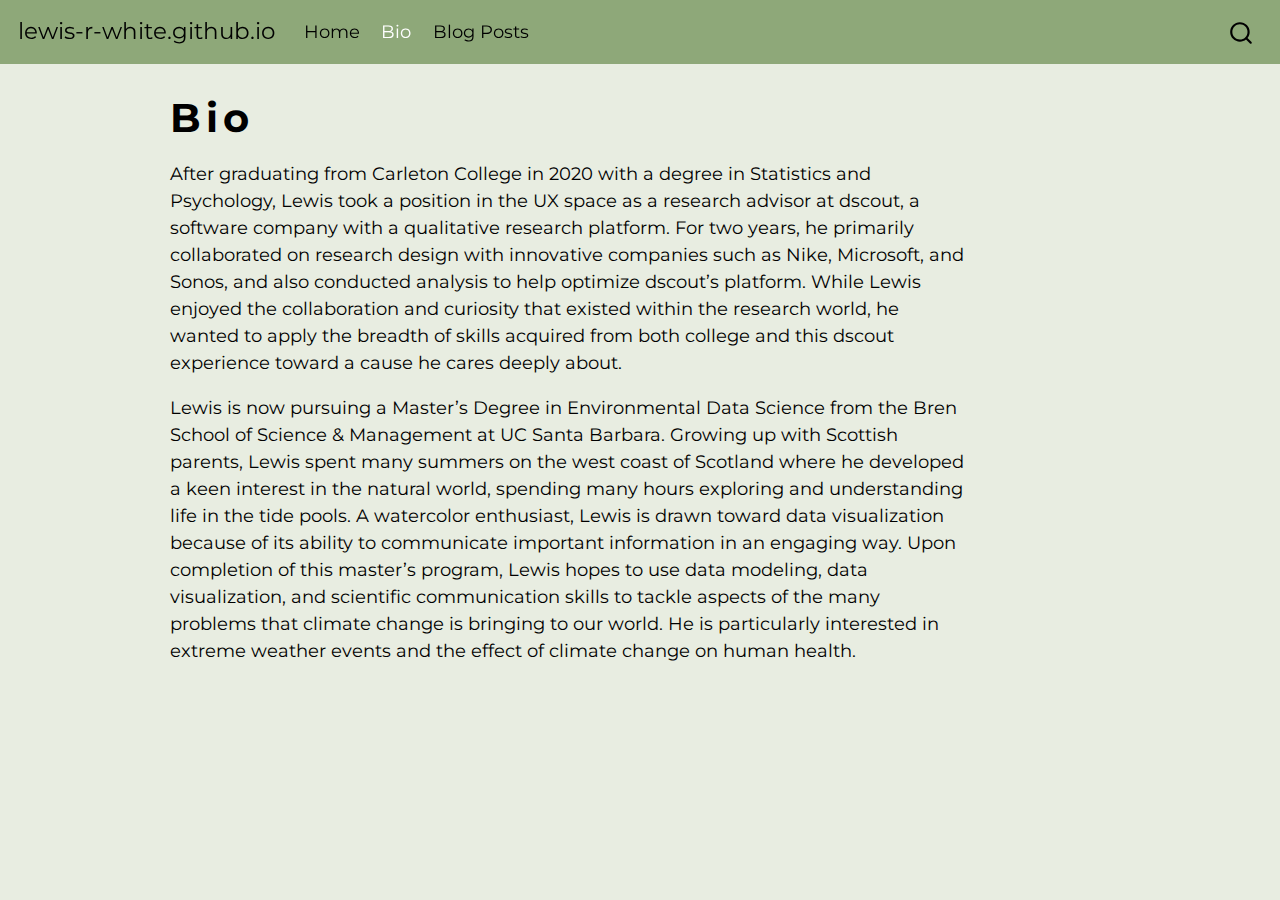
<file: about.html>
<!DOCTYPE html>
<html xmlns="http://www.w3.org/1999/xhtml" lang="en" xml:lang="en"><head>

<meta charset="utf-8">
<meta name="generator" content="quarto-1.0.36">

<meta name="viewport" content="width=device-width, initial-scale=1.0, user-scalable=yes">


<title>lewis-r-white.github.io - Bio</title>
<style>
code{white-space: pre-wrap;}
span.smallcaps{font-variant: small-caps;}
span.underline{text-decoration: underline;}
div.column{display: inline-block; vertical-align: top; width: 50%;}
div.hanging-indent{margin-left: 1.5em; text-indent: -1.5em;}
ul.task-list{list-style: none;}
</style>


<script src="site_libs/quarto-nav/quarto-nav.js"></script>
<script src="site_libs/quarto-nav/headroom.min.js"></script>
<script src="site_libs/clipboard/clipboard.min.js"></script>
<script src="site_libs/quarto-search/autocomplete.umd.js"></script>
<script src="site_libs/quarto-search/fuse.min.js"></script>
<script src="site_libs/quarto-search/quarto-search.js"></script>
<meta name="quarto:offset" content="./">
<script src="site_libs/quarto-html/quarto.js"></script>
<script src="site_libs/quarto-html/popper.min.js"></script>
<script src="site_libs/quarto-html/tippy.umd.min.js"></script>
<script src="site_libs/quarto-html/anchor.min.js"></script>
<link href="site_libs/quarto-html/tippy.css" rel="stylesheet">
<link href="site_libs/quarto-html/quarto-syntax-highlighting.css" rel="stylesheet" id="quarto-text-highlighting-styles">
<script src="site_libs/bootstrap/bootstrap.min.js"></script>
<link href="site_libs/bootstrap/bootstrap-icons.css" rel="stylesheet">
<link href="site_libs/bootstrap/bootstrap.min.css" rel="stylesheet" id="quarto-bootstrap" data-mode="light">
<script id="quarto-search-options" type="application/json">{
  "location": "navbar",
  "copy-button": false,
  "collapse-after": 3,
  "panel-placement": "end",
  "type": "overlay",
  "limit": 20,
  "language": {
    "search-no-results-text": "No results",
    "search-matching-documents-text": "matching documents",
    "search-copy-link-title": "Copy link to search",
    "search-hide-matches-text": "Hide additional matches",
    "search-more-match-text": "more match in this document",
    "search-more-matches-text": "more matches in this document",
    "search-clear-button-title": "Clear",
    "search-detached-cancel-button-title": "Cancel",
    "search-submit-button-title": "Submit"
  }
}</script>


</head>

<body class="nav-fixed">

<div id="quarto-search-results"></div>
  <header id="quarto-header" class="headroom fixed-top">
    <nav class="navbar navbar-expand-lg navbar-dark ">
      <div class="navbar-container container-fluid">
      <a class="navbar-brand" href="./index.html">
    <span class="navbar-title">lewis-r-white.github.io</span>
  </a>
          <button class="navbar-toggler" type="button" data-bs-toggle="collapse" data-bs-target="#navbarCollapse" aria-controls="navbarCollapse" aria-expanded="false" aria-label="Toggle navigation" onclick="if (window.quartoToggleHeadroom) { window.quartoToggleHeadroom(); }">
  <span class="navbar-toggler-icon"></span>
</button>
          <div class="collapse navbar-collapse" id="navbarCollapse">
            <ul class="navbar-nav navbar-nav-scroll me-auto">
  <li class="nav-item">
    <a class="nav-link" href="./index.html">Home</a>
  </li>  
  <li class="nav-item">
    <a class="nav-link active" href="./about.html" aria-current="page">Bio</a>
  </li>  
  <li class="nav-item">
    <a class="nav-link" href="./posts.html">Blog Posts</a>
  </li>  
</ul>
              <div id="quarto-search" class="" title="Search"></div>
          </div> <!-- /navcollapse -->
      </div> <!-- /container-fluid -->
    </nav>
</header>
<!-- content -->
<div id="quarto-content" class="quarto-container page-columns page-rows-contents page-layout-article page-navbar">
<!-- sidebar -->
<!-- margin-sidebar -->
    <div id="quarto-margin-sidebar" class="sidebar margin-sidebar">
        
    </div>
<!-- main -->
<main class="content" id="quarto-document-content">

<header id="title-block-header" class="quarto-title-block default">
<div class="quarto-title">
<h1 class="title">Bio</h1>
</div>



<div class="quarto-title-meta">

    
    
  </div>
  

</header>

<p>After graduating from Carleton College in 2020 with a degree in Statistics and Psychology, Lewis took a position in the UX space as a research advisor at dscout, a software company with a qualitative research platform. For two years, he primarily collaborated on research design with innovative companies such as Nike, Microsoft, and Sonos, and also conducted analysis to help optimize dscout’s platform. While Lewis enjoyed the collaboration and curiosity that existed within the research world, he wanted to apply the breadth of skills acquired from both college and this dscout experience toward a cause he cares deeply about.</p>
<p>Lewis is now pursuing a Master’s Degree in Environmental Data Science from the Bren School of Science &amp; Management at UC Santa Barbara. Growing up with Scottish parents, Lewis spent many summers on the west coast of Scotland where he developed a keen interest in the natural world, spending many hours exploring and understanding life in the tide pools. A watercolor enthusiast, Lewis is drawn toward data visualization because of its ability to communicate important information in an engaging way. Upon completion of this master’s program, Lewis hopes to use data modeling, data visualization, and scientific communication skills to tackle aspects of the many problems that climate change is bringing to our world. He is particularly interested in extreme weather events and the effect of climate change on human health.</p>



</main> <!-- /main -->
<script id="quarto-html-after-body" type="application/javascript">
window.document.addEventListener("DOMContentLoaded", function (event) {
  const toggleBodyColorMode = (bsSheetEl) => {
    const mode = bsSheetEl.getAttribute("data-mode");
    const bodyEl = window.document.querySelector("body");
    if (mode === "dark") {
      bodyEl.classList.add("quarto-dark");
      bodyEl.classList.remove("quarto-light");
    } else {
      bodyEl.classList.add("quarto-light");
      bodyEl.classList.remove("quarto-dark");
    }
  }
  const toggleBodyColorPrimary = () => {
    const bsSheetEl = window.document.querySelector("link#quarto-bootstrap");
    if (bsSheetEl) {
      toggleBodyColorMode(bsSheetEl);
    }
  }
  toggleBodyColorPrimary();  
  const icon = "";
  const anchorJS = new window.AnchorJS();
  anchorJS.options = {
    placement: 'right',
    icon: icon
  };
  anchorJS.add('.anchored');
  const clipboard = new window.ClipboardJS('.code-copy-button', {
    target: function(trigger) {
      return trigger.previousElementSibling;
    }
  });
  clipboard.on('success', function(e) {
    // button target
    const button = e.trigger;
    // don't keep focus
    button.blur();
    // flash "checked"
    button.classList.add('code-copy-button-checked');
    var currentTitle = button.getAttribute("title");
    button.setAttribute("title", "Copied!");
    setTimeout(function() {
      button.setAttribute("title", currentTitle);
      button.classList.remove('code-copy-button-checked');
    }, 1000);
    // clear code selection
    e.clearSelection();
  });
  function tippyHover(el, contentFn) {
    const config = {
      allowHTML: true,
      content: contentFn,
      maxWidth: 500,
      delay: 100,
      arrow: false,
      appendTo: function(el) {
          return el.parentElement;
      },
      interactive: true,
      interactiveBorder: 10,
      theme: 'quarto',
      placement: 'bottom-start'
    };
    window.tippy(el, config); 
  }
  const noterefs = window.document.querySelectorAll('a[role="doc-noteref"]');
  for (var i=0; i<noterefs.length; i++) {
    const ref = noterefs[i];
    tippyHover(ref, function() {
      let href = ref.getAttribute('href');
      try { href = new URL(href).hash; } catch {}
      const id = href.replace(/^#\/?/, "");
      const note = window.document.getElementById(id);
      return note.innerHTML;
    });
  }
  var bibliorefs = window.document.querySelectorAll('a[role="doc-biblioref"]');
  for (var i=0; i<bibliorefs.length; i++) {
    const ref = bibliorefs[i];
    const cites = ref.parentNode.getAttribute('data-cites').split(' ');
    tippyHover(ref, function() {
      var popup = window.document.createElement('div');
      cites.forEach(function(cite) {
        var citeDiv = window.document.createElement('div');
        citeDiv.classList.add('hanging-indent');
        citeDiv.classList.add('csl-entry');
        var biblioDiv = window.document.getElementById('ref-' + cite);
        if (biblioDiv) {
          citeDiv.innerHTML = biblioDiv.innerHTML;
        }
        popup.appendChild(citeDiv);
      });
      return popup.innerHTML;
    });
  }
});
</script>
</div> <!-- /content -->



</body></html>
</file>
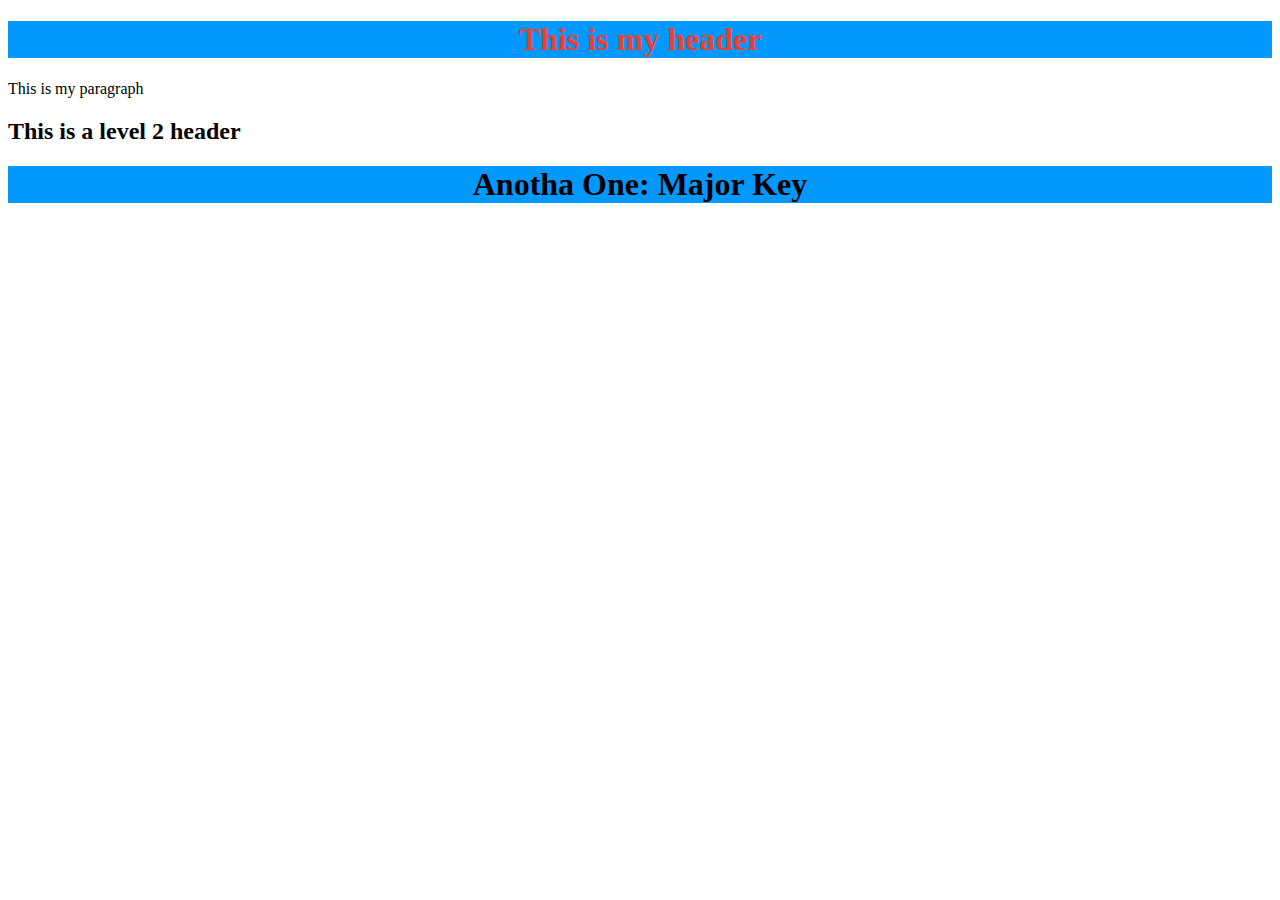
<file: practice-html.html>
<!DOCTYPE html> <!-- All HTML docs start with a doc type declaration-->
<html> <!-- This tag represents the root of the HTML doc -->
<head> 
  <!-- Write any metadata about the HTML doc here (inluding the link to an external CSS file) -->
  <link rel="stylesheet" href="practice-styles.css">
</head>
<body> 
  <h1 class="red-text"> This is my header</h1>
  <p>This is my paragraph</p>
  <h2>This is a level 2 header</h2>
  <h1>Anotha One: Major Key</h1>
</body>
</html>
</file>
<file: site_libs/quarto-html/tippy.css>
.tippy-box[data-animation=fade][data-state=hidden]{opacity:0}[data-tippy-root]{max-width:calc(100vw - 10px)}.tippy-box{position:relative;background-color:#333;color:#fff;border-radius:4px;font-size:14px;line-height:1.4;white-space:normal;outline:0;transition-property:transform,visibility,opacity}.tippy-box[data-placement^=top]>.tippy-arrow{bottom:0}.tippy-box[data-placement^=top]>.tippy-arrow:before{bottom:-7px;left:0;border-width:8px 8px 0;border-top-color:initial;transform-origin:center top}.tippy-box[data-placement^=bottom]>.tippy-arrow{top:0}.tippy-box[data-placement^=bottom]>.tippy-arrow:before{top:-7px;left:0;border-width:0 8px 8px;border-bottom-color:initial;transform-origin:center bottom}.tippy-box[data-placement^=left]>.tippy-arrow{right:0}.tippy-box[data-placement^=left]>.tippy-arrow:before{border-width:8px 0 8px 8px;border-left-color:initial;right:-7px;transform-origin:center left}.tippy-box[data-placement^=right]>.tippy-arrow{left:0}.tippy-box[data-placement^=right]>.tippy-arrow:before{left:-7px;border-width:8px 8px 8px 0;border-right-color:initial;transform-origin:center right}.tippy-box[data-inertia][data-state=visible]{transition-timing-function:cubic-bezier(.54,1.5,.38,1.11)}.tippy-arrow{width:16px;height:16px;color:#333}.tippy-arrow:before{content:"";position:absolute;border-color:transparent;border-style:solid}.tippy-content{position:relative;padding:5px 9px;z-index:1}
</file>
<file: site_libs/quarto-html/quarto-syntax-highlighting.css>
/* quarto syntax highlight colors */
:root {
  --quarto-hl-ot-color: #003B4F;
  --quarto-hl-at-color: #657422;
  --quarto-hl-ss-color: #20794D;
  --quarto-hl-an-color: #5E5E5E;
  --quarto-hl-fu-color: #4758AB;
  --quarto-hl-st-color: #20794D;
  --quarto-hl-cf-color: #003B4F;
  --quarto-hl-op-color: #5E5E5E;
  --quarto-hl-er-color: #AD0000;
  --quarto-hl-bn-color: #AD0000;
  --quarto-hl-al-color: #AD0000;
  --quarto-hl-va-color: #111111;
  --quarto-hl-bu-color: inherit;
  --quarto-hl-ex-color: inherit;
  --quarto-hl-pp-color: #AD0000;
  --quarto-hl-in-color: #5E5E5E;
  --quarto-hl-vs-color: #20794D;
  --quarto-hl-wa-color: #5E5E5E;
  --quarto-hl-do-color: #5E5E5E;
  --quarto-hl-im-color: #00769E;
  --quarto-hl-ch-color: #20794D;
  --quarto-hl-dt-color: #AD0000;
  --quarto-hl-fl-color: #AD0000;
  --quarto-hl-co-color: #5E5E5E;
  --quarto-hl-cv-color: #5E5E5E;
  --quarto-hl-cn-color: #8f5902;
  --quarto-hl-sc-color: #5E5E5E;
  --quarto-hl-dv-color: #AD0000;
  --quarto-hl-kw-color: #003B4F;
}

/* other quarto variables */
:root {
  --quarto-font-monospace: SFMono-Regular, Menlo, Monaco, Consolas, "Liberation Mono", "Courier New", monospace;
}

pre > code.sourceCode > span {
  color: #003B4F;
}

code span {
  color: #003B4F;
}

code.sourceCode > span {
  color: #003B4F;
}

div.sourceCode,
div.sourceCode pre.sourceCode {
  color: #003B4F;
}

code span.ot {
  color: #003B4F;
}

code span.at {
  color: #657422;
}

code span.ss {
  color: #20794D;
}

code span.an {
  color: #5E5E5E;
}

code span.fu {
  color: #4758AB;
}

code span.st {
  color: #20794D;
}

code span.cf {
  color: #003B4F;
}

code span.op {
  color: #5E5E5E;
}

code span.er {
  color: #AD0000;
}

code span.bn {
  color: #AD0000;
}

code span.al {
  color: #AD0000;
}

code span.va {
  color: #111111;
}

code span.pp {
  color: #AD0000;
}

code span.in {
  color: #5E5E5E;
}

code span.vs {
  color: #20794D;
}

code span.wa {
  color: #5E5E5E;
  font-style: italic;
}

code span.do {
  color: #5E5E5E;
  font-style: italic;
}

code span.im {
  color: #00769E;
}

code span.ch {
  color: #20794D;
}

code span.dt {
  color: #AD0000;
}

code span.fl {
  color: #AD0000;
}

code span.co {
  color: #5E5E5E;
}

code span.cv {
  color: #5E5E5E;
  font-style: italic;
}

code span.cn {
  color: #8f5902;
}

code span.sc {
  color: #5E5E5E;
}

code span.dv {
  color: #AD0000;
}

code span.kw {
  color: #003B4F;
}

.prevent-inlining {
  content: "</";
}

/*# sourceMappingURL=debc5d5d77c3f9108843748ff7464032.css.map */
</file>
<file: docs/site_libs/quarto-html/tippy.css>
.tippy-box[data-animation=fade][data-state=hidden]{opacity:0}[data-tippy-root]{max-width:calc(100vw - 10px)}.tippy-box{position:relative;background-color:#333;color:#fff;border-radius:4px;font-size:14px;line-height:1.4;white-space:normal;outline:0;transition-property:transform,visibility,opacity}.tippy-box[data-placement^=top]>.tippy-arrow{bottom:0}.tippy-box[data-placement^=top]>.tippy-arrow:before{bottom:-7px;left:0;border-width:8px 8px 0;border-top-color:initial;transform-origin:center top}.tippy-box[data-placement^=bottom]>.tippy-arrow{top:0}.tippy-box[data-placement^=bottom]>.tippy-arrow:before{top:-7px;left:0;border-width:0 8px 8px;border-bottom-color:initial;transform-origin:center bottom}.tippy-box[data-placement^=left]>.tippy-arrow{right:0}.tippy-box[data-placement^=left]>.tippy-arrow:before{border-width:8px 0 8px 8px;border-left-color:initial;right:-7px;transform-origin:center left}.tippy-box[data-placement^=right]>.tippy-arrow{left:0}.tippy-box[data-placement^=right]>.tippy-arrow:before{left:-7px;border-width:8px 8px 8px 0;border-right-color:initial;transform-origin:center right}.tippy-box[data-inertia][data-state=visible]{transition-timing-function:cubic-bezier(.54,1.5,.38,1.11)}.tippy-arrow{width:16px;height:16px;color:#333}.tippy-arrow:before{content:"";position:absolute;border-color:transparent;border-style:solid}.tippy-content{position:relative;padding:5px 9px;z-index:1}
</file>
<file: docs/site_libs/quarto-html/quarto-syntax-highlighting.css>
/* quarto syntax highlight colors */
:root {
  --quarto-hl-ot-color: #003B4F;
  --quarto-hl-at-color: #657422;
  --quarto-hl-ss-color: #20794D;
  --quarto-hl-an-color: #5E5E5E;
  --quarto-hl-fu-color: #4758AB;
  --quarto-hl-st-color: #20794D;
  --quarto-hl-cf-color: #003B4F;
  --quarto-hl-op-color: #5E5E5E;
  --quarto-hl-er-color: #AD0000;
  --quarto-hl-bn-color: #AD0000;
  --quarto-hl-al-color: #AD0000;
  --quarto-hl-va-color: #111111;
  --quarto-hl-bu-color: inherit;
  --quarto-hl-ex-color: inherit;
  --quarto-hl-pp-color: #AD0000;
  --quarto-hl-in-color: #5E5E5E;
  --quarto-hl-vs-color: #20794D;
  --quarto-hl-wa-color: #5E5E5E;
  --quarto-hl-do-color: #5E5E5E;
  --quarto-hl-im-color: #00769E;
  --quarto-hl-ch-color: #20794D;
  --quarto-hl-dt-color: #AD0000;
  --quarto-hl-fl-color: #AD0000;
  --quarto-hl-co-color: #5E5E5E;
  --quarto-hl-cv-color: #5E5E5E;
  --quarto-hl-cn-color: #8f5902;
  --quarto-hl-sc-color: #5E5E5E;
  --quarto-hl-dv-color: #AD0000;
  --quarto-hl-kw-color: #003B4F;
}

/* other quarto variables */
:root {
  --quarto-font-monospace: SFMono-Regular, Menlo, Monaco, Consolas, "Liberation Mono", "Courier New", monospace;
}

pre > code.sourceCode > span {
  color: #003B4F;
}

code span {
  color: #003B4F;
}

code.sourceCode > span {
  color: #003B4F;
}

div.sourceCode,
div.sourceCode pre.sourceCode {
  color: #003B4F;
}

code span.ot {
  color: #003B4F;
  font-style: inherit;
}

code span.at {
  color: #657422;
  font-style: inherit;
}

code span.ss {
  color: #20794D;
  font-style: inherit;
}

code span.an {
  color: #5E5E5E;
  font-style: inherit;
}

code span.fu {
  color: #4758AB;
  font-style: inherit;
}

code span.st {
  color: #20794D;
  font-style: inherit;
}

code span.cf {
  color: #003B4F;
  font-style: inherit;
}

code span.op {
  color: #5E5E5E;
  font-style: inherit;
}

code span.er {
  color: #AD0000;
  font-style: inherit;
}

code span.bn {
  color: #AD0000;
  font-style: inherit;
}

code span.al {
  color: #AD0000;
  font-style: inherit;
}

code span.va {
  color: #111111;
  font-style: inherit;
}

code span.bu {
  font-style: inherit;
}

code span.ex {
  font-style: inherit;
}

code span.pp {
  color: #AD0000;
  font-style: inherit;
}

code span.in {
  color: #5E5E5E;
  font-style: inherit;
}

code span.vs {
  color: #20794D;
  font-style: inherit;
}

code span.wa {
  color: #5E5E5E;
  font-style: italic;
}

code span.do {
  color: #5E5E5E;
  font-style: italic;
}

code span.im {
  color: #00769E;
  font-style: inherit;
}

code span.ch {
  color: #20794D;
  font-style: inherit;
}

code span.dt {
  color: #AD0000;
  font-style: inherit;
}

code span.fl {
  color: #AD0000;
  font-style: inherit;
}

code span.co {
  color: #5E5E5E;
  font-style: inherit;
}

code span.cv {
  color: #5E5E5E;
  font-style: italic;
}

code span.cn {
  color: #8f5902;
  font-style: inherit;
}

code span.sc {
  color: #5E5E5E;
  font-style: inherit;
}

code span.dv {
  color: #AD0000;
  font-style: inherit;
}

code span.kw {
  color: #003B4F;
  font-style: inherit;
}

.prevent-inlining {
  content: "</";
}

/*# sourceMappingURL=debc5d5d77c3f9108843748ff7464032.css.map */
</file>
<file: docs/site_libs/datatables-css-0.0.0/datatables-crosstalk.css>
.dt-crosstalk-fade {
  opacity: 0.2;
}

html body div.DTS div.dataTables_scrollBody {
  background: none;
}


/*
Fix https://github.com/rstudio/DT/issues/563
If the `table.display` is set to "block" (e.g., pkgdown), the browser will display
datatable objects strangely. The search panel and the page buttons will still be
in full-width but the table body will be "compact" and shorter.
In therory, having this attributes will affect `dom="t"`
with `display: block` users. But in reality, there should be no one.
We may remove the below lines in the future if the upstream agree to have this there.
See https://github.com/DataTables/DataTablesSrc/issues/160
*/

table.dataTable {
  display: table;
}


/*
When DTOutput(fill = TRUE), it receives a .html-fill-item class (via htmltools::bindFillRole()), which effectively amounts to `flex: 1 1 auto`. That's mostly fine, but the case where `fillContainer=TRUE`+`height:auto`+`flex-basis:auto` and the container (e.g., a bslib::card()) doesn't have a defined height is a bit problematic since the table wants to fit the parent but the parent wants to fit the table, which results pretty small table height (maybe because there is a minimum height somewhere?). It seems better in this case to impose a 400px height default for the table, which we can do by setting `flex-basis` to 400px (the table is still allowed to grow/shrink when the container has an opinionated height).
*/

.html-fill-container > .html-fill-item.datatables {
  flex-basis: 400px;
}
</file>
<file: practice-styles.css>
h1 {
  background-color: #0398fc;
  text-align: center;
}

.red-text {
  color: #eb4034;
}
</file>
<file: docs/site_libs/crosstalk-1.2.0/css/crosstalk.min.css>
.container-fluid.crosstalk-bscols{margin-left:-30px;margin-right:-30px;white-space:normal}body>.container-fluid.crosstalk-bscols{margin-left:auto;margin-right:auto}.crosstalk-input-checkboxgroup .crosstalk-options-group .crosstalk-options-column{display:inline-block;padding-right:12px;vertical-align:top}@media only screen and (max-width: 480px){.crosstalk-input-checkboxgroup .crosstalk-options-group .crosstalk-options-column{display:block;padding-right:inherit}}.crosstalk-input{margin-bottom:15px}.crosstalk-input .control-label{margin-bottom:0;vertical-align:middle}.crosstalk-input input[type="checkbox"]{margin:4px 0 0;margin-top:1px;line-height:normal}.crosstalk-input .checkbox{position:relative;display:block;margin-top:10px;margin-bottom:10px}.crosstalk-input .checkbox>label{padding-left:20px;margin-bottom:0;font-weight:400;cursor:pointer}.crosstalk-input .checkbox input[type="checkbox"],.crosstalk-input .checkbox-inline input[type="checkbox"]{position:absolute;margin-top:2px;margin-left:-20px}.crosstalk-input .checkbox+.checkbox{margin-top:-5px}.crosstalk-input .checkbox-inline{position:relative;display:inline-block;padding-left:20px;margin-bottom:0;font-weight:400;vertical-align:middle;cursor:pointer}.crosstalk-input .checkbox-inline+.checkbox-inline{margin-top:0;margin-left:10px}
</file>
